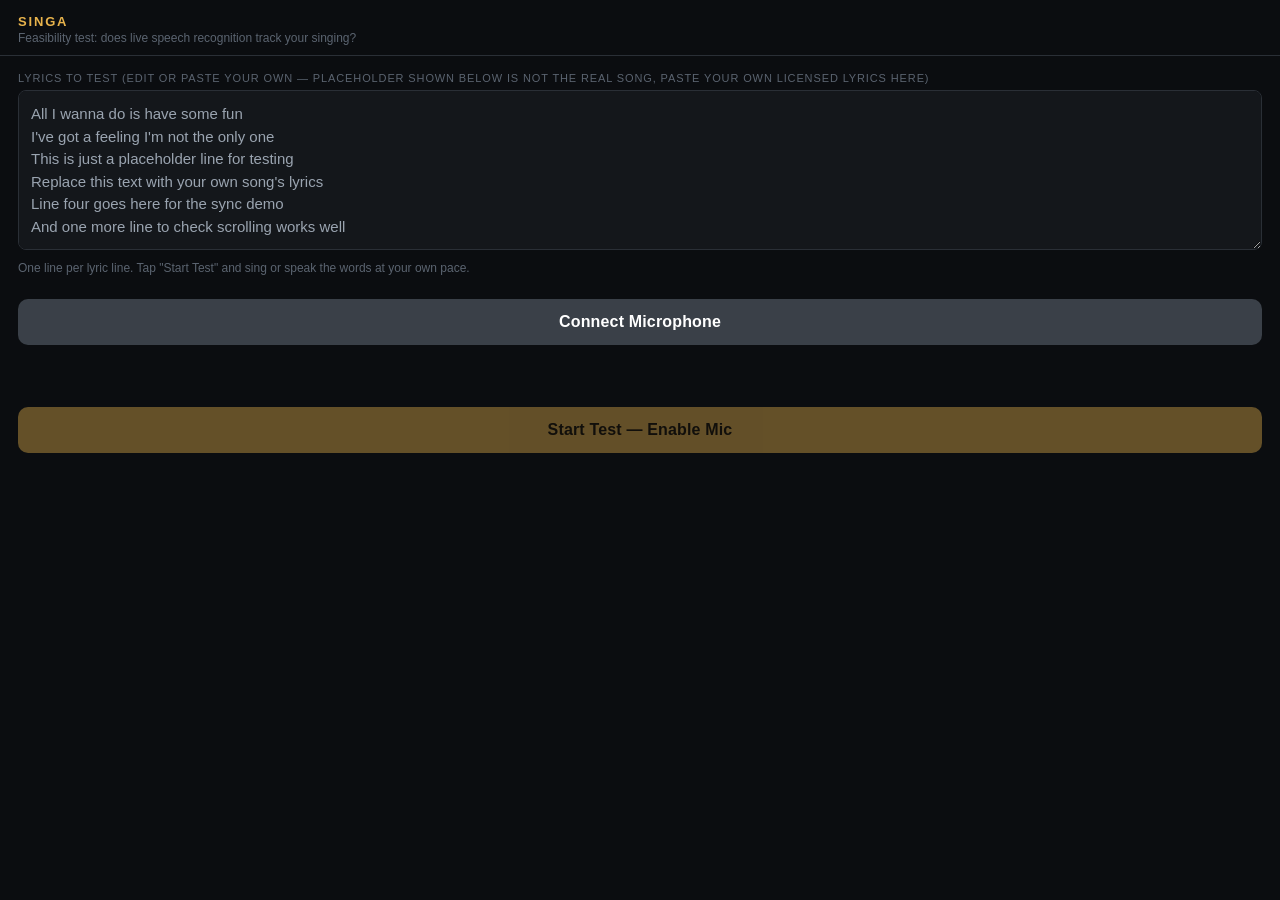
<file: index.html>
<!DOCTYPE html>
<html lang="en">
<head>
<meta charset="UTF-8">
<meta name="viewport" content="width=device-width, initial-scale=1.0, maximum-scale=1.0, user-scalable=no">
<title>Singa — Listening Test</title>
<style>
  :root {
    --bg: #0b0d10;
    --panel: #14171b;
    --line: #2a2f36;
    --text-dim: #5b6470;
    --text-upcoming: #9aa4b0;
    --text-current: #ffffff;
    --sung: #4dd88a;
    --accent: #e8b34c;
    --accent-dim: #6b5a2e;
    --danger: #d9634c;
    --row-h: 44px;
  }
  * { box-sizing: border-box; }
  html, body {
    margin: 0; padding: 0; height: 100%;
    background: var(--bg);
    color: var(--text-upcoming);
    font-family: -apple-system, "Segoe UI", Roboto, sans-serif;
    overflow: hidden;
  }
  #app { display: flex; flex-direction: column; height: 100%; }

  header { padding: 14px 18px 10px; border-bottom: 1px solid var(--line); flex-shrink: 0; }
  .brand { font-size: 13px; letter-spacing: 0.14em; text-transform: uppercase; color: var(--accent); font-weight: 600; }
  .subtitle { font-size: 12px; color: var(--text-dim); margin-top: 2px; }

  #setup { padding: 16px 18px; overflow-y: auto; flex: 1; }
  #setup label {
    display: block; font-size: 11px; text-transform: uppercase; letter-spacing: 0.08em;
    color: var(--text-dim); margin-bottom: 6px; margin-top: 16px;
  }
  #setup label:first-of-type { margin-top: 0; }
  textarea {
    width: 100%; min-height: 160px; background: var(--panel); border: 1px solid var(--line);
    border-radius: 8px; color: var(--text-upcoming); font-size: 15px; line-height: 1.5;
    padding: 12px; font-family: inherit; resize: vertical;
  }
  textarea:focus { outline: 1px solid var(--accent); }
  .hint { font-size: 12px; color: var(--text-dim); margin-top: 6px; line-height: 1.4; }
  button.primary {
    margin-top: 22px; width: 100%; padding: 14px; border-radius: 10px; border: none;
    background: var(--accent); color: #1a1204; font-size: 16px; font-weight: 700; letter-spacing: 0.01em;
  }
  button.primary:active { opacity: 0.85; }
  button.secondary {
    margin-top: 10px; width: 100%; padding: 12px; border-radius: 10px; border: 1px solid var(--line);
    background: none; color: var(--text-upcoming); font-size: 14px; font-weight: 600;
  }

  #setup.hidden, #stage.hidden, #debug.hidden { display: none !important; }

  #stage { display: none; flex: 1; flex-direction: column; overflow: hidden; }
  #stage.active { display: flex; }

  #status-bar {
    display: flex; align-items: center; gap: 8px; padding: 10px 18px;
    border-bottom: 1px solid var(--line); flex-shrink: 0; font-size: 12px; color: var(--text-dim);
  }
  #dot { width: 8px; height: 8px; border-radius: 50%; background: var(--text-dim); flex-shrink: 0; }
  #dot.listening { background: var(--sung); box-shadow: 0 0 8px var(--sung); animation: pulse 1.4s infinite; }
  #dot.error { background: var(--danger); }
  @keyframes pulse { 0%,100% { opacity: 1; } 50% { opacity: 0.35; } }
  #status-text { flex: 1; }
  #stop-btn { background: none; border: 1px solid var(--line); color: var(--text-upcoming); border-radius: 6px; padding: 5px 10px; font-size: 12px; }

  #lyrics-viewport { flex: 1; overflow: hidden; position: relative; padding: 0 20px; }
  #lyrics-scroll { position: absolute; top: 0; left: 20px; right: 20px; transition: transform 0.3s ease; will-change: transform; }
  .line {
    height: var(--row-h); line-height: var(--row-h); font-size: 22px; color: var(--text-upcoming);
    white-space: nowrap; overflow: hidden; text-align: center;
  }
  .line.current { color: var(--text-current); }

  .word { position: relative; display: inline-block; white-space: pre; }
  .word-fill {
    position: absolute; top: 0; left: 0; color: var(--sung); white-space: pre;
    pointer-events: none; clip-path: inset(0 100% 0 0);
  }
  .word.sung-instant .word-fill { clip-path: inset(0 0 0 0); }

  #transcript-box {
    flex-shrink: 0; border-top: 1px solid var(--line); padding: 10px 18px 16px;
    font-size: 12px; color: var(--text-dim); max-height: 70px; overflow-y: auto;
  }
  #transcript-box .label { text-transform: uppercase; letter-spacing: 0.08em; font-size: 10px; color: var(--accent-dim); display: block; margin-bottom: 3px; }

  #unsupported {
    display: none; margin: 16px 18px; padding: 14px; border-radius: 8px;
    background: rgba(217, 99, 76, 0.12); border: 1px solid var(--danger); color: #f0a99b;
    font-size: 13px; line-height: 1.5;
  }

  /* --- Debug view --- */
  #debug { display: none; flex: 1; flex-direction: column; overflow: hidden; }
  #debug.active { display: flex; }
  #debug-header { padding: 12px 18px; border-bottom: 1px solid var(--line); flex-shrink: 0; }
  #debug-header h2 { margin: 0 0 6px; font-size: 15px; color: var(--text-current); }
  #debug-legend { font-size: 11px; color: var(--text-dim); }
  #debug-legend .swatch { display: inline-block; width: 10px; height: 10px; border-radius: 2px; margin-right: 4px; vertical-align: middle; }
  #debug-body { flex: 1; overflow-y: auto; padding: 12px 18px; }
  #debug audio { width: 100%; margin-bottom: 10px; }
  #waveform-wrap { position: relative; margin-bottom: 4px; }
  #waveform { width: 100%; height: 120px; display: block; border-radius: 6px; background: var(--panel); }
  #playhead { position: absolute; top: 0; bottom: 0; width: 2px; background: #fff; left: 0; pointer-events: none; }
  #event-log { margin-top: 14px; font-size: 12px; }
  #event-log table { width: 100%; border-collapse: collapse; }
  #event-log th, #event-log td { text-align: left; padding: 4px 6px; border-bottom: 1px solid var(--line); }
  #event-log th { color: var(--text-dim); font-weight: 600; text-transform: uppercase; font-size: 10px; }
  .tag-match { color: var(--sung); }
  .tag-predict { color: var(--accent); }
  .tag-error { color: var(--danger); font-weight: 700; }
  .tag-muted { color: var(--text-dim); }
  #debug-footer { padding: 12px 18px 18px; flex-shrink: 0; }
</style>
</head>
<body>
<div id="app">
  <header>
    <div class="brand">Singa</div>
    <div class="subtitle">Feasibility test: does live speech recognition track your singing?</div>
  </header>

  <div id="setup">
    <div id="unsupported">Your browser doesn't expose the Web Speech API (SpeechRecognition). On Android, open this page in <strong>Chrome</strong> — other browsers usually don't support it.</div>

    <label for="lyrics-input">Lyrics to test (edit or paste your own — placeholder shown below is NOT the real song, paste your own licensed lyrics here)</label>
    <textarea id="lyrics-input">All I wanna do is have some fun
I've got a feeling I'm not the only one
This is just a placeholder line for testing
Replace this text with your own song's lyrics
Line four goes here for the sync demo
And one more line to check scrolling works well</textarea>
    <div class="hint">One line per lyric line. Tap "Start Test" and sing or speak the words at your own pace.</div>

    <button class="primary" id="connect-mic-btn" style="background:#3a4048; color:#fff;">Connect Microphone</button>
    <div id="mic-status" class="hint" style="min-height:34px;"></div>

    <button class="primary" id="start-btn" disabled style="opacity:0.4;">Start Test — Enable Mic</button>
  </div>

  <div id="stage">
    <div id="status-bar">
      <div id="dot"></div>
      <div id="status-text">Idle</div>
      <button id="stop-btn">Stop &amp; Analyze</button>
    </div>
    <div id="lyrics-viewport">
      <div id="lyrics-scroll"></div>
    </div>
    <div id="transcript-box">
      <span class="label">Heard</span>
      <span id="transcript-text">—</span>
    </div>
  </div>

  <div id="debug">
    <div id="debug-header">
      <h2>Recognition vs. Audio Timeline</h2>
      <div id="debug-legend">
        <span class="swatch" style="background:#4dd88a;"></span>Confirmed match
        &nbsp;&nbsp;
        <span class="swatch" style="background:#e8b34c;"></span>Predicted-word sweep started
      </div>
    </div>
    <div id="debug-body">
      <audio id="debug-audio" controls></audio>
      <div id="waveform-wrap">
        <canvas id="waveform" width="800" height="120"></canvas>
        <div id="playhead"></div>
      </div>
      <div class="hint">Play the recording and watch the white playhead cross the colored marks. A green mark should land right where you actually finished saying that word; an orange mark shows where the (predicted) next word started animating.</div>
      <div id="event-log">
        <table>
          <thead><tr><th>Time</th><th>Event</th><th>Word</th><th>Index</th></tr></thead>
          <tbody id="event-log-body"></tbody>
        </table>
      </div>
    </div>
    <div id="debug-footer">
      <button class="primary" id="back-to-setup-btn">Back to Setup</button>
    </div>
  </div>
</div>

<script>
(function() {
  const ROW_HEIGHT = 44; // must match --row-h in CSS
  const DEFAULT_WORD_MS = 420; // initial guess before we've learned the real tempo

  const setupEl = document.getElementById('setup');
  const stageEl = document.getElementById('stage');
  const debugEl = document.getElementById('debug');
  const startBtn = document.getElementById('start-btn');
  const connectMicBtn = document.getElementById('connect-mic-btn');
  const micStatus = document.getElementById('mic-status');
  const stopBtn = document.getElementById('stop-btn');
  const backToSetupBtn = document.getElementById('back-to-setup-btn');
  let micStream = null;
  const lyricsInput = document.getElementById('lyrics-input');
  const lyricsScroll = document.getElementById('lyrics-scroll');
  const statusText = document.getElementById('status-text');
  const statusDot = document.getElementById('dot');
  const transcriptText = document.getElementById('transcript-text');
  const unsupportedBox = document.getElementById('unsupported');

  const debugAudio = document.getElementById('debug-audio');
  const waveformCanvas = document.getElementById('waveform');
  const playheadEl = document.getElementById('playhead');
  const eventLogBody = document.getElementById('event-log-body');

  const SpeechRecognition = window.SpeechRecognition || window.webkitSpeechRecognition;
  if (!SpeechRecognition) {
    unsupportedBox.style.display = 'block';
    startBtn.disabled = true;
    startBtn.style.opacity = 0.5;
  }

  connectMicBtn.addEventListener('click', async () => {
    micStatus.textContent = 'Requesting mic access…';
    micStatus.style.color = '';
    if (!window.isSecureContext) {
      micStatus.textContent = 'This page is not running on HTTPS (or localhost), so Chrome blocks microphone access entirely for it. This file needs to be hosted, not opened directly.';
      micStatus.style.color = '#f0a99b';
      return;
    }
    if (!navigator.mediaDevices || !navigator.mediaDevices.getUserMedia) {
      micStatus.textContent = 'This browser doesn\'t expose microphone access at all on this page. Try opening it in Chrome specifically.';
      micStatus.style.color = '#f0a99b';
      return;
    }
    try {
      micStream = await navigator.mediaDevices.getUserMedia({ audio: true });
      micStatus.textContent = 'Microphone connected. You can start the test.';
      micStatus.style.color = '#4dd88a';
      connectMicBtn.textContent = 'Microphone Connected ✓';
      connectMicBtn.style.background = '#25402f';
      startBtn.disabled = false;
      startBtn.style.opacity = 1;
    } catch (err) {
      if (err.name === 'NotAllowedError' || err.name === 'PermissionDeniedError') {
        micStatus.textContent = 'Permission denied. Check Chrome menu (⋮) → Settings → Site settings → Microphone.';
      } else if (err.name === 'NotFoundError') {
        micStatus.textContent = 'No microphone was found on this device.';
      } else {
        micStatus.textContent = 'Mic error: ' + err.name + ' — ' + err.message;
      }
      micStatus.style.color = '#f0a99b';
    }
  });

  let recognition = null;
  let lineEls = [];
  let wordTokens = [];      // flat list: {lineIdx, norm, el}
  let searchCursor = 0;     // next wordTokens index to search a match from
  let litThroughIndex = -1; // all indices <= this are confirmed + instantly lit
  let shouldBeListening = false;
  let isRTL = false;

  // --- Tempo-driven single-word sweep state ---
  let currentAnimIndex = null;
  let animStartTime = null;
  let estWordDurationMs = DEFAULT_WORD_MS;
  let lastMatchTime = null;
  let lastMatchedIndex = -1;

  // --- Debug recording state ---
  let mediaRecorder = null;
  let recordedChunks = [];
  let recordStartTime = null;
  let debugEvents = []; // {t (ms since recordStartTime), type: 'match'|'predict', index, word}

  function normalize(w) {
    return w.toLowerCase().replace(/[^a-z0-9'\u0590-\u05FF\u0600-\u06FF]/g, '');
  }

  function buildLyrics(raw) {
    lyricsScroll.innerHTML = '';
    lineEls = [];
    wordTokens = [];
    searchCursor = 0;
    litThroughIndex = -1;
    currentAnimIndex = null;
    animStartTime = null;
    estWordDurationMs = DEFAULT_WORD_MS;
    lastMatchTime = null;
    lastMatchedIndex = -1;
    debugEvents = [];

    isRTL = /[\u0590-\u05FF\u0600-\u06FF]/.test(raw);

    const lines = raw.split('\n').map(l => l.trim()).filter(l => l.length > 0);
    lines.forEach((lineText, lineIdx) => {
      const lineDiv = document.createElement('div');
      lineDiv.className = 'line';
      if (isRTL) lineDiv.dir = 'rtl';
      const words = lineText.split(/\s+/);
      words.forEach((w, wordIdx) => {
        const displayText = w + (wordIdx < words.length - 1 ? ' ' : '');
        const wrap = document.createElement('span');
        wrap.className = 'word';
        const base = document.createElement('span');
        base.className = 'word-base';
        base.textContent = displayText;
        const fill = document.createElement('span');
        fill.className = 'word-fill';
        fill.textContent = displayText;
        wrap.appendChild(base);
        wrap.appendChild(fill);
        lineDiv.appendChild(wrap);
        wordTokens.push({ lineIdx, norm: normalize(w), raw: w, el: wrap });
      });
      lyricsScroll.appendChild(lineDiv);
      lineEls.push(lineDiv);
    });

    setCurrentLine(0);
  }

  function setCurrentLine(lineIdx) {
    lineEls.forEach((el, i) => el.classList.toggle('current', i === lineIdx));
    const offset = -(lineIdx - 1) * ROW_HEIGHT;
    lyricsScroll.style.transform = `translateY(${offset}px)`;
  }

  function finalizeWordInstantly(idx) {
    const fillEl = wordTokens[idx].el.querySelector('.word-fill');
    fillEl.style.transition = '';
    fillEl.style.clipPath = '';
    wordTokens[idx].el.classList.add('sung-instant');
  }

  function consumeSpokenWord(spokenNorm) {
    if (!spokenNorm) return;
    const LOOKAHEAD = 4;
    for (let i = searchCursor; i < Math.min(searchCursor + LOOKAHEAD, wordTokens.length); i++) {
      const tok = wordTokens[i];
      if (tok.norm === spokenNorm || tok.norm.startsWith(spokenNorm) || spokenNorm.startsWith(tok.norm)) {
        const now = performance.now();
        const tRel = recordStartTime !== null ? (now - recordStartTime) : now;

        if (lastMatchTime !== null) {
          const wordsAdvanced = Math.max(1, i - lastMatchedIndex);
          const intervalMs = now - lastMatchTime;
          if (intervalMs > 50 && intervalMs < 4000) {
            const perWordMs = intervalMs / wordsAdvanced;
            estWordDurationMs = estWordDurationMs * 0.6 + perWordMs * 0.4;
          }
        }
        lastMatchTime = now;
        lastMatchedIndex = i;

        for (let j = litThroughIndex + 1; j <= i; j++) {
          finalizeWordInstantly(j);
        }
        litThroughIndex = i;

        debugEvents.push({ t: tRel, type: 'match', index: i, word: tok.raw });

        const nextIdx = i + 1;
        if (nextIdx < wordTokens.length) {
          currentAnimIndex = nextIdx;
          animStartTime = now;
          debugEvents.push({ t: tRel, type: 'predict', index: nextIdx, word: wordTokens[nextIdx].raw });
        } else {
          currentAnimIndex = null;
        }

        setCurrentLine(tok.lineIdx);
        searchCursor = i + 1;
        return;
      }
    }
  }

  function handleTranscript(text) {
    transcriptText.textContent = text || '—';
    const words = text.split(/\s+/).map(normalize).filter(Boolean);
    words.forEach(consumeSpokenWord);
  }

  function animFrame() {
    if (currentAnimIndex !== null && currentAnimIndex < wordTokens.length) {
      const elapsed = performance.now() - animStartTime;
      const fraction = Math.min(0.96, elapsed / estWordDurationMs);
      const fillEl = wordTokens[currentAnimIndex].el.querySelector('.word-fill');
      fillEl.style.transition = 'none';
      if (isRTL) {
        fillEl.style.clipPath = `inset(0 0 0 ${(1 - fraction) * 100}%)`;
      } else {
        fillEl.style.clipPath = `inset(0 ${(1 - fraction) * 100}% 0 0)`;
      }
    }
    requestAnimationFrame(animFrame);
  }
  requestAnimationFrame(animFrame);

  function startRecognition() {
    recognition = new SpeechRecognition();
    recognition.continuous = true;
    recognition.interimResults = true;
    recognition.lang = 'en-US';

    recognition.onresult = (event) => {
      let combinedChunk = '';
      for (let i = event.resultIndex; i < event.results.length; i++) {
        combinedChunk += event.results[i][0].transcript + ' ';
      }
      const now = performance.now();
      const tRel = recordStartTime !== null ? (now - recordStartTime) : now;
      debugEvents.push({ t: tRel, type: 'heard', word: combinedChunk.trim() || '(empty)' });
      if (combinedChunk) handleTranscript(combinedChunk);
    };

    recognition.onerror = (e) => {
      statusDot.className = 'error';
      statusText.textContent = 'Mic error: ' + e.error;
      const now = performance.now();
      const tRel = recordStartTime !== null ? (now - recordStartTime) : now;
      debugEvents.push({ t: tRel, type: 'error', word: e.error });
    };

    recognition.onend = () => {
      const now = performance.now();
      const tRel = recordStartTime !== null ? (now - recordStartTime) : now;
      debugEvents.push({ t: tRel, type: 'engine-end', word: '' });
      if (shouldBeListening) {
        setTimeout(() => { if (shouldBeListening) recognition.start(); }, 250);
      } else {
        statusDot.className = '';
        statusText.textContent = 'Stopped';
      }
    };

    recognition.onstart = () => {
      statusDot.className = 'listening';
      statusText.textContent = 'Listening…';
      const now = performance.now();
      const tRel = recordStartTime !== null ? (now - recordStartTime) : now;
      debugEvents.push({ t: tRel, type: 'engine-start', word: '' });
    };

    recognition.onnomatch = () => {
      const now = performance.now();
      const tRel = recordStartTime !== null ? (now - recordStartTime) : now;
      debugEvents.push({ t: tRel, type: 'no-match', word: '' });
    };

    recognition.onspeechstart = () => {
      const now = performance.now();
      const tRel = recordStartTime !== null ? (now - recordStartTime) : now;
      debugEvents.push({ t: tRel, type: 'speech-detected', word: '' });
    };

    recognition.onaudiostart = () => {
      const now = performance.now();
      const tRel = recordStartTime !== null ? (now - recordStartTime) : now;
      debugEvents.push({ t: tRel, type: 'audio-start', word: '' });
    };

    shouldBeListening = true;
    recognition.start();
  }

  function startRecording() {
    recordedChunks = [];
    try {
      mediaRecorder = new MediaRecorder(micStream);
    } catch (e) {
      mediaRecorder = null;
      return;
    }
    mediaRecorder.ondataavailable = (e) => {
      if (e.data && e.data.size > 0) recordedChunks.push(e.data);
    };
    mediaRecorder.start();
    recordStartTime = performance.now();
  }

  function stopRecordingAndShowDebug() {
    if (!mediaRecorder) {
      showDebugView(null);
      return;
    }
    mediaRecorder.onstop = async () => {
      const blob = new Blob(recordedChunks, { type: mediaRecorder.mimeType || 'audio/webm' });
      showDebugView(blob);
    };
    mediaRecorder.stop();
  }

  async function showDebugView(blob) {
    stageEl.classList.remove('active');
    debugEl.classList.add('active');

    eventLogBody.innerHTML = '';
    const LABELS = {
      'match': ['Confirmed', 'tag-match'],
      'predict': ['Predict start', 'tag-predict'],
      'heard': ['Raw recognition result', ''],
      'error': ['ENGINE ERROR', 'tag-error'],
      'engine-start': ['Recognizer started', 'tag-muted'],
      'engine-end': ['Recognizer ended', 'tag-muted'],
      'no-match': ['No match', 'tag-error'],
      'speech-detected': ['Speech detected (raw audio)', 'tag-muted'],
      'audio-start': ['Audio capture started', 'tag-muted']
    };
    debugEvents
      .slice()
      .sort((a,b) => a.t - b.t)
      .forEach(ev => {
        const [label, cls] = LABELS[ev.type] || [ev.type, ''];
        const tr = document.createElement('tr');
        tr.innerHTML = `<td>${(ev.t/1000).toFixed(2)}s</td><td class="${cls}">${label}</td><td>${ev.word || ''}</td><td>${ev.index ?? ''}</td>`;
        eventLogBody.appendChild(tr);
      });
    if (debugEvents.length === 0) {
      const tr = document.createElement('tr');
      tr.innerHTML = `<td colspan="4" style="color:#f0a99b;">No events of any kind were logged — the recognizer never called onstart, onresult, or onerror. This points to the recognition engine never actually initializing, not just failing to match words.</td>`;
      eventLogBody.appendChild(tr);
    }

    if (!blob) {
      const ctx = waveformCanvas.getContext('2d');
      ctx.fillStyle = '#14171b';
      ctx.fillRect(0, 0, waveformCanvas.width, waveformCanvas.height);
      ctx.fillStyle = '#9aa4b0';
      ctx.font = '13px sans-serif';
      ctx.fillText('Recording unavailable on this browser.', 12, 60);
      return;
    }

    const url = URL.createObjectURL(blob);
    debugAudio.src = url;

    try {
      const audioCtx = new (window.AudioContext || window.webkitAudioContext)();
      const arrayBuffer = await blob.arrayBuffer();
      const audioBuffer = await audioCtx.decodeAudioData(arrayBuffer);
      const channelData = audioBuffer.getChannelData(0);
      const durationSec = audioBuffer.duration;
      drawWaveform(channelData, durationSec);

      debugAudio.addEventListener('timeupdate', () => {
        const frac = debugAudio.currentTime / durationSec;
        playheadEl.style.left = (frac * waveformCanvas.getBoundingClientRect().width) + 'px';
      });
    } catch (e) {
      const ctx = waveformCanvas.getContext('2d');
      ctx.fillStyle = '#14171b';
      ctx.fillRect(0, 0, waveformCanvas.width, waveformCanvas.height);
      ctx.fillStyle = '#f0a99b';
      ctx.font = '13px sans-serif';
      ctx.fillText('Could not decode audio for waveform (playback still works below).', 12, 60);
    }
  }

  function drawWaveform(channelData, durationSec) {
    const canvas = waveformCanvas;
    const w = canvas.width, h = canvas.height;
    const ctx = canvas.getContext('2d');
    ctx.fillStyle = '#14171b';
    ctx.fillRect(0, 0, w, h);

    ctx.strokeStyle = '#5b6470';
    ctx.beginPath();
    const step = Math.max(1, Math.floor(channelData.length / w));
    const amp = h / 2;
    for (let x = 0; x < w; x++) {
      let min = 1.0, max = -1.0;
      const start = x * step;
      for (let j = 0; j < step; j++) {
        const idx = start + j;
        if (idx < channelData.length) {
          const v = channelData[idx];
          if (v < min) min = v;
          if (v > max) max = v;
        }
      }
      ctx.moveTo(x, (1 + min) * amp);
      ctx.lineTo(x, (1 + max) * amp);
    }
    ctx.stroke();

    debugEvents.forEach(ev => {
      const x = (ev.t / 1000 / durationSec) * w;
      ctx.strokeStyle = ev.type === 'match' ? '#4dd88a' : '#e8b34c';
      ctx.lineWidth = 1.5;
      ctx.beginPath();
      ctx.moveTo(x, 0);
      ctx.lineTo(x, h);
      ctx.stroke();
    });
  }

  startBtn.addEventListener('click', () => {
    buildLyrics(lyricsInput.value);
    setupEl.classList.add('hidden');
    stageEl.classList.add('active');
    startRecognition();
    startRecording();
  });

  stopBtn.addEventListener('click', () => {
    shouldBeListening = false;
    if (recognition) recognition.stop();
    stopRecordingAndShowDebug();
  });

  backToSetupBtn.addEventListener('click', () => {
    debugEl.classList.remove('active');
    setupEl.classList.remove('hidden');
  });
})();
</script>
</body>
</html>
</file>
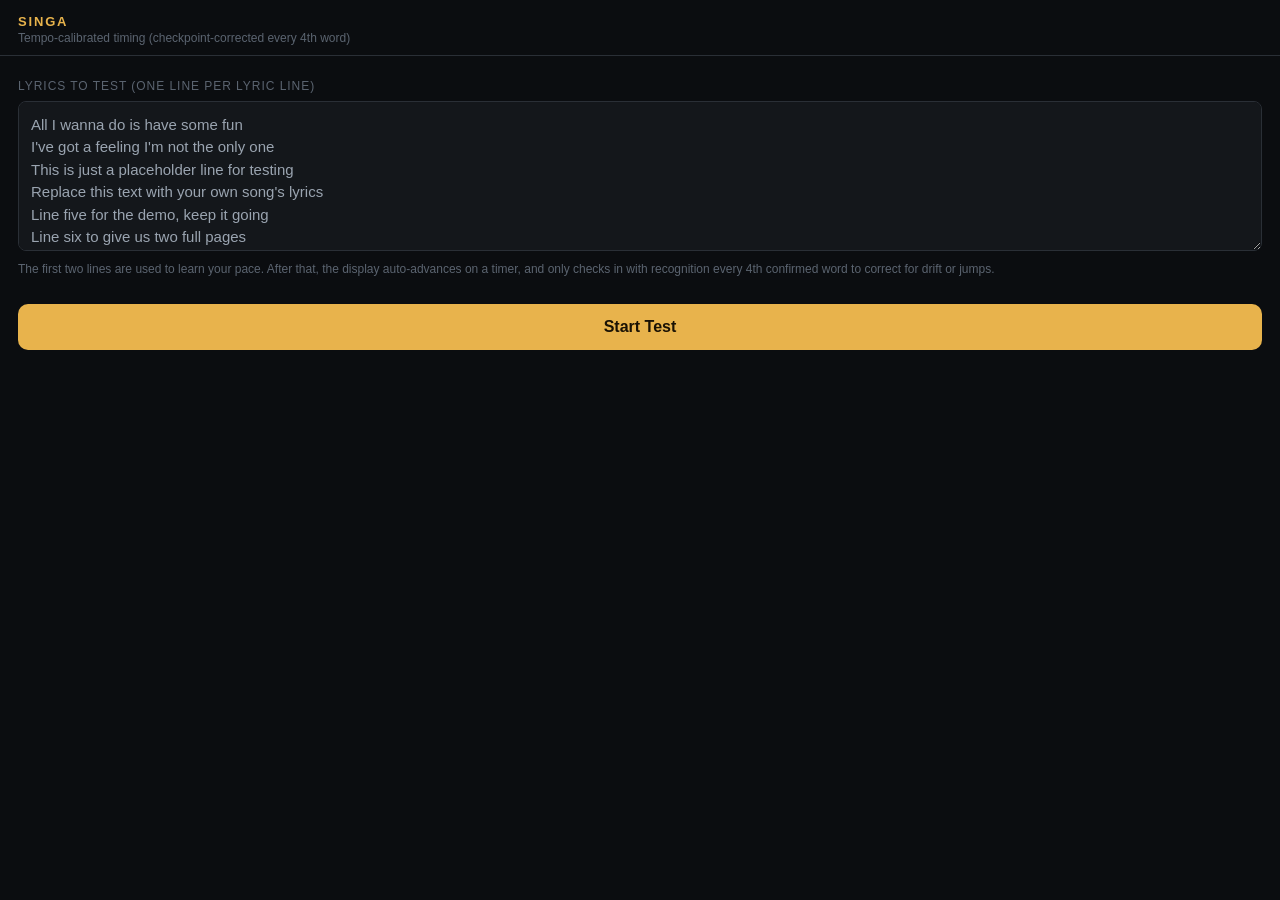
<file: compare-test.html>
<!DOCTYPE html>
<html lang="en">
<head>
<meta charset="UTF-8">
<meta name="viewport" content="width=device-width, initial-scale=1.0, maximum-scale=1.0, user-scalable=no">
<title>Singa — Page Turn vs. Line Scroll</title>
<style>
  :root {
    --bg: #0b0d10; --panel: #14171b; --line: #2a2f36;
    --text-dim: #5b6470; --text-upcoming: #9aa4b0; --text-current: #ffffff;
    --sung: #4dd88a; --accent: #e8b34c; --danger: #d9634c; --row-h: 40px;
  }
  * { box-sizing: border-box; }
  html, body { margin:0; padding:0; min-height:100%; background:var(--bg); color:var(--text-upcoming);
    font-family:-apple-system,"Segoe UI",Roboto,sans-serif; }
  header { padding:14px 18px 10px; border-bottom:1px solid var(--line); }
  .brand { font-size:13px; letter-spacing:.14em; text-transform:uppercase; color:var(--accent); font-weight:600; }
  .subtitle { font-size:12px; color:var(--text-dim); margin-top:2px; }

  #setup { padding:16px 18px; }
  .hint { font-size:12px; color:var(--text-dim); margin-top:6px; line-height:1.4; }
  textarea {
    width:100%; min-height:150px; background:var(--panel); border:1px solid var(--line);
    border-radius:8px; color:var(--text-upcoming); font-size:15px; line-height:1.5;
    padding:12px; font-family:inherit; resize:vertical;
  }
  button.primary {
    margin-top:14px; width:100%; padding:14px; border-radius:10px; border:none;
    background:var(--accent); color:#1a1204; font-size:16px; font-weight:700;
  }
  button.primary:active { opacity:.85; }
  #setup.hidden, #stage.hidden { display:none !important; }

  #stage { display:none; flex-direction:column; }
  #stage.active { display:flex; }
  #status-bar {
    display:flex; align-items:center; gap:8px; padding:10px 18px; border-bottom:1px solid var(--line);
    font-size:12px; color:var(--text-dim); flex-wrap:wrap;
  }
  #dot { width:8px; height:8px; border-radius:50%; background:var(--text-dim); flex-shrink:0; }
  #dot.listening { background:var(--sung); box-shadow:0 0 8px var(--sung); animation:pulse 1.4s infinite; }
  @keyframes pulse { 0%,100%{opacity:1;} 50%{opacity:.35;} }
  #status-text { flex:1; min-width:120px; }
  #tempo-readout { font-family: monospace; color: var(--accent); }
  #stop-btn { background:none; border:1px solid var(--line); color:var(--text-upcoming); border-radius:6px; padding:5px 10px; font-size:12px; }
  #transcript-box { padding:8px 18px; font-size:11px; color:var(--text-dim); border-bottom:1px solid var(--line); }
  #debug-log-wrap { border-bottom:1px solid var(--line); }
  #debug-log {
    max-height:110px; overflow-y:auto; padding:4px 18px 8px; font-size:11px;
    font-family: monospace; line-height:1.6; color:var(--text-dim);
  }
  #debug-log .ok { color: var(--sung); }
  #debug-log .miss { color: var(--danger); }
  #debug-log .info { color: var(--accent); }

  #panels { display:flex; flex-wrap:wrap; gap:1px; background:var(--line); }
  .panel { flex:1 1 320px; background:var(--bg); min-width:280px; display:flex; flex-direction:column; }
  .panel-header { padding:10px 16px; border-bottom:1px solid var(--line); }
  .panel-title { font-size:12px; font-weight:700; color:var(--accent); text-transform:uppercase; letter-spacing:.06em; }
  .panel-note { font-size:11px; color:var(--text-dim); margin-top:2px; line-height:1.4; }
  .panel-body { padding:18px; }

  #panelA-lines .a-line {
    font-size:20px; line-height:1.6; color:var(--text-upcoming); text-align:center; padding:2px 0;
  }

  /* Option B: 6-row window, current line pinned to the 2nd row */
  #panelB-viewport { height: calc(var(--row-h) * 6); overflow:hidden; position:relative; }
  #panelB-scroll { position:absolute; top:0; left:0; right:0; }
  .b-line {
    height:var(--row-h); line-height:var(--row-h); font-size:18px; color:var(--text-upcoming);
    text-align:center; white-space:nowrap; overflow:hidden; transition: color .3s ease;
  }
  .b-line.current { color:var(--text-current); font-weight:600; font-size:19px; }
  .b-line.done { color: var(--sung); }
</style>
</head>
<body>
  <header>
    <div class="brand">Singa</div>
    <div class="subtitle">Tempo-calibrated timing (checkpoint-corrected every 4th word)</div>
  </header>

  <div id="setup">
    <label class="hint" style="text-transform:uppercase; letter-spacing:.08em; display:block; margin-bottom:6px;">Lyrics to test (one line per lyric line)</label>
    <textarea id="lyrics-input">All I wanna do is have some fun
I've got a feeling I'm not the only one
This is just a placeholder line for testing
Replace this text with your own song's lyrics
Line five for the demo, keep it going
Line six to give us two full pages
Line seven continues the second page
Line eight wraps up this little test</textarea>
    <p class="hint">The first two lines are used to learn your pace. After that, the display auto-advances on a timer, and only checks in with recognition every 4th confirmed word to correct for drift or jumps.</p>
    <button class="primary" id="start-btn">Start Test</button>
  </div>

  <div id="stage">
    <div id="status-bar">
      <div id="dot"></div>
      <div id="status-text">Idle</div>
      <div id="tempo-readout">calibrating…</div>
      <button id="stop-btn">Stop</button>
    </div>
    <div id="transcript-box">Heard: <span id="transcript-text">—</span></div>
    <div id="debug-log-wrap">
      <div class="hint" style="text-transform:uppercase; letter-spacing:.06em; padding:6px 18px 0;">Live debug log</div>
      <div id="debug-log"></div>
    </div>

    <div id="panels">
      <div class="panel">
        <div class="panel-header">
          <div class="panel-title">A — Page Turn Only</div>
          <div class="panel-note">No coloring. Shows 4 lines; page turns driven by the calibrated timer.</div>
        </div>
        <div class="panel-body">
          <div id="panelA-lines"></div>
        </div>
      </div>

      <div class="panel">
        <div class="panel-header">
          <div class="panel-title">B — Line-by-line Scroll</div>
          <div class="panel-note">6 lines visible; current line pinned to the 2nd row (1 past line stays visible above), driven by the calibrated timer.</div>
        </div>
        <div class="panel-body">
          <div id="panelB-viewport">
            <div id="panelB-scroll"></div>
          </div>
        </div>
      </div>
    </div>
  </div>

<script>
(function() {
  const ROW_HEIGHT = 40; // must match --row-h
  const PAGE_SIZE = 4;
  const CHECKPOINT_EVERY = 4;

  const setupEl = document.getElementById('setup');
  const stageEl = document.getElementById('stage');
  const startBtn = document.getElementById('start-btn');
  const stopBtn = document.getElementById('stop-btn');
  const statusDot = document.getElementById('dot');
  const statusText = document.getElementById('status-text');
  const tempoReadout = document.getElementById('tempo-readout');
  const transcriptText = document.getElementById('transcript-text');
  const lyricsInput = document.getElementById('lyrics-input');

  const panelALines = document.getElementById('panelA-lines');
  const panelBScroll = document.getElementById('panelB-scroll');
  const debugLogEl = document.getElementById('debug-log');

  function dlog(msg, cls) {
    const line = document.createElement('div');
    if (cls) line.className = cls;
    line.textContent = msg;
    debugLogEl.appendChild(line);
    debugLogEl.scrollTop = debugLogEl.scrollHeight;
    while (debugLogEl.children.length > 200) debugLogEl.removeChild(debugLogEl.firstChild);
  }

  const SpeechRecognition = window.SpeechRecognition || window.webkitSpeechRecognition;
  if (!SpeechRecognition) {
    statusText.textContent = 'This browser doesn\'t support Speech Recognition — try Chrome.';
  }

  let recognition = null;
  let shouldBeListening = false;
  let lines = [];
  let wordTokens = [];      // {lineIdx, norm}
  let searchCursor = 0;
  let currentLine = 0;
  let displayedPage = -1;

  // --- Calibration + timed-mode state ---
  let calibrationWordCount = 0;
  let calibrating = true;
  let calibStartTime = null;   // set on first confirmed match
  let calibStartIndex = null;  // global word index of that first match
  const MIN_CALIB_MS = 1800;   // don't trust a calibration window shorter than this — likely a burst
  let timePerWord = null;      // ms per word, learned then corrected
  let referenceWordIndex = 0;
  let referenceTime = null;
  let matchCountSinceCalib = 0;
  let rafId = null;

  function normalize(w) { return w.toLowerCase().replace(/[^a-z0-9']/g, ''); }

  let lineBounds = []; // [{start, end}] per line, for continuous scroll interpolation

  function buildLyrics(raw) {
    lines = raw.split('\n').map(l => l.trim()).filter(l => l.length > 0);
    wordTokens = [];
    lines.forEach((lineText, lineIdx) => {
      lineText.split(/\s+/).forEach(w => wordTokens.push({ lineIdx, norm: normalize(w) }));
    });
    lineBounds = lines.map((_, lineIdx) => {
      const idxs = wordTokens.reduce((acc, t, i) => { if (t.lineIdx === lineIdx) acc.push(i); return acc; }, []);
      return { start: idxs[0], end: idxs[idxs.length - 1] };
    });
    searchCursor = 0;
    currentLine = 0;
    displayedPage = -1;
    calibrationWordCount = wordTokens.filter(t => t.lineIdx <= 1).length;
    calibrating = true;
    calibStartTime = null;
    calibStartIndex = null;
    timePerWord = null;
    referenceWordIndex = 0;
    referenceTime = null;
    matchCountSinceCalib = 0;
    debugLogEl.innerHTML = '';
    tempoReadout.textContent = 'calibrating…';
    renderPanelA();
    renderPanelB(true);
  }

  function renderPanelA() {
    const page = Math.floor(currentLine / PAGE_SIZE);
    if (page === displayedPage) return;
    displayedPage = page;
    panelALines.innerHTML = '';
    const start = page * PAGE_SIZE;
    for (let i = start; i < start + PAGE_SIZE; i++) {
      const div = document.createElement('div');
      div.className = 'a-line';
      div.textContent = lines[i] || '';
      panelALines.appendChild(div);
    }
  }

  function renderPanelB(rebuildAll, continuousPos) {
    if (rebuildAll) {
      panelBScroll.innerHTML = '';
      lines.forEach((lineText, idx) => {
        const div = document.createElement('div');
        div.className = 'b-line';
        div.textContent = lineText;
        div.dataset.idx = idx;
        panelBScroll.appendChild(div);
      });
    }
    Array.from(panelBScroll.children).forEach(el => {
      const idx = parseInt(el.dataset.idx, 10);
      el.classList.toggle('done', idx < currentLine);
      el.classList.toggle('current', idx === currentLine);
    });
    // current line pinned to the 2nd row (index 1) — one past line stays visible above
    const pos = (continuousPos !== undefined) ? continuousPos : currentLine;
    panelBScroll.style.transform = `translateY(${-(pos - 1) * ROW_HEIGHT}px)`;
  }

  function continuousLinePosition(estIndexFloat) {
    const clamped = Math.max(0, Math.min(estIndexFloat, wordTokens.length - 1));
    const idx = Math.floor(clamped);
    const frac = clamped - idx;
    const tok = wordTokens[idx];
    if (!tok) return 0;
    const b = lineBounds[tok.lineIdx];
    const lineWordCount = b.end - b.start + 1;
    const posInLine = (idx - b.start + frac) / lineWordCount;
    return tok.lineIdx + posInLine;
  }

  function setCurrentLine(newLine) {
    newLine = Math.max(0, Math.min(newLine, lines.length - 1));
    if (newLine === currentLine) return;
    currentLine = newLine;
    renderPanelA();
    renderPanelB(false);
  }

  function endCalibration(atTime, atGlobalIndex, wordsCounted) {
    calibrating = false;
    const elapsed = atTime - calibStartTime;
    timePerWord = Math.min(900, Math.max(250, elapsed / wordsCounted)); // clamp to a believable singing-pace range
    referenceWordIndex = atGlobalIndex;
    referenceTime = atTime;
    matchCountSinceCalib = 0;
    tempoReadout.textContent = (60000/ (timePerWord)).toFixed(0) + ' wpm (timed mode)';
    dlog(`>>> CALIBRATION DONE: ${wordsCounted} words in ${elapsed.toFixed(0)}ms = ${timePerWord.toFixed(0)}ms/word`, 'info');
    startTimedLoop();
  }

  function checkpointCorrect(actualIdx, tActual) {
    // Predict where the timer thought we were at this same moment, before updating.
    const predictedIdx = referenceWordIndex + (tActual - referenceTime) / timePerWord;
    const diff = actualIdx - predictedIdx; // + = ahead of timer, - = behind (delay)

    // Re-estimate pace using the interval since the last checkpoint.
    const elapsedSinceRef = tActual - referenceTime;
    const wordsSinceRef = actualIdx - referenceWordIndex;
    if (wordsSinceRef > 0 && elapsedSinceRef > 200 && elapsedSinceRef < 15000) {
      const freshEstimate = elapsedSinceRef / wordsSinceRef;
      timePerWord = timePerWord * 0.5 + freshEstimate * 0.5;
    }
    referenceWordIndex = actualIdx;
    referenceTime = tActual;

    tempoReadout.textContent = (60000/timePerWord).toFixed(0) + ' wpm · correction ' + (diff>=0?'+':'') + diff.toFixed(1) + ' words';
  }

  function startTimedLoop() {
    function tick() {
      if (!calibrating && timePerWord) {
        const now = performance.now();
        const estIndex = referenceWordIndex + (now - referenceTime) / timePerWord;
        const clamped = Math.max(0, Math.min(Math.round(estIndex), wordTokens.length - 1));
        const line = wordTokens[clamped] ? wordTokens[clamped].lineIdx : currentLine;
        setCurrentLine(line);
        renderPanelB(false, continuousLinePosition(estIndex)); // smooth, word-level scroll
      }
      rafId = requestAnimationFrame(tick);
    }
    if (!rafId) rafId = requestAnimationFrame(tick);
  }

  function consumeSpokenWord(spokenNorm) {
    if (!spokenNorm) return;
    const LOOKAHEAD = 4;
    for (let i = searchCursor; i < Math.min(searchCursor + LOOKAHEAD, wordTokens.length); i++) {
      const tok = wordTokens[i];
      if (tok.norm === spokenNorm || tok.norm.startsWith(spokenNorm) || spokenNorm.startsWith(tok.norm)) {
        searchCursor = i + 1;
        const now = performance.now();
        dlog(`✓ "${spokenNorm}" matched idx ${i} (line ${tok.lineIdx}) [cursor now ${searchCursor}]`, 'ok');

        if (calibrating) {
          if (calibStartTime === null) { calibStartTime = now; calibStartIndex = i; }
          if (tok.lineIdx > currentLine) setCurrentLine(tok.lineIdx);
          const elapsedSoFar = now - calibStartTime;
          if (currentLine >= 2 && elapsedSoFar >= MIN_CALIB_MS) {
            endCalibration(now, i, i - calibStartIndex + 1);
          }
        } else {
          matchCountSinceCalib++;
          if (matchCountSinceCalib % CHECKPOINT_EVERY === 0) {
            checkpointCorrect(i, now);
          }
        }
        return;
      }
    }
    const expected = wordTokens.slice(searchCursor, searchCursor + LOOKAHEAD).map(t => t.norm).join(', ');
    dlog(`✗ "${spokenNorm}" — no match in next ${LOOKAHEAD} expected words [${expected}] (cursor stays at ${searchCursor})`, 'miss');
  }

  function handleTranscript(text) {
    transcriptText.textContent = text || '—';
    dlog(`heard: "${text.trim()}"`, 'info');
    text.split(/\s+/).map(normalize).filter(Boolean).forEach(consumeSpokenWord);
  }

  function startRecognition() {
    recognition = new SpeechRecognition();
    recognition.continuous = true;
    recognition.interimResults = true;
    recognition.lang = 'en-US';

    recognition.onresult = (event) => {
      let combined = '';
      for (let i = event.resultIndex; i < event.results.length; i++) {
        combined += event.results[i][0].transcript + ' ';
      }
      if (combined) handleTranscript(combined);
    };
    recognition.onerror = (e) => {
      statusDot.className = 'error';
      statusText.textContent = 'Mic error: ' + e.error;
      dlog(`!!! ENGINE ERROR: ${e.error}`, 'miss');
    };
    recognition.onend = () => {
      dlog(`engine ended (shouldBeListening=${shouldBeListening})`, 'info');
      if (shouldBeListening) setTimeout(() => { if (shouldBeListening) recognition.start(); }, 250);
      else { statusDot.className = ''; statusText.textContent = 'Stopped'; }
    };
    recognition.onstart = () => {
      statusDot.className = 'listening';
      statusText.textContent = 'Listening…';
      dlog('engine started', 'info');
    };

    shouldBeListening = true;
    recognition.start();
  }

  startBtn.addEventListener('click', () => {
    buildLyrics(lyricsInput.value);
    setupEl.classList.add('hidden');
    stageEl.classList.add('active');
    startRecognition();
  });

  stopBtn.addEventListener('click', () => {
    shouldBeListening = false;
    if (recognition) recognition.stop();
    if (rafId) { cancelAnimationFrame(rafId); rafId = null; }
    stageEl.classList.remove('active');
    setupEl.classList.remove('hidden');
  });
})();
</script>
</body>
</html>
</file>
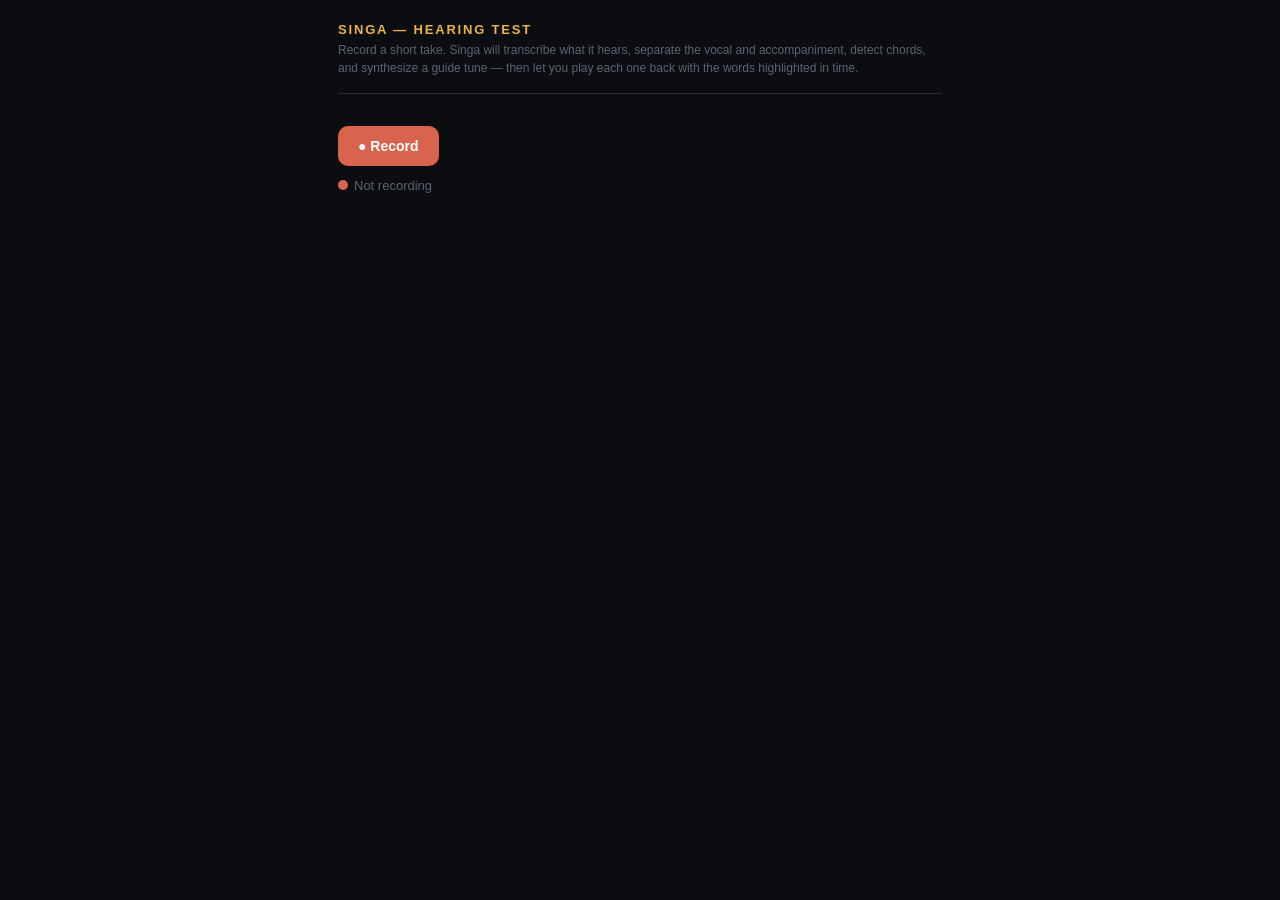
<file: hearing-test.html>
<!DOCTYPE html>
<html lang="en">
<head>
<meta charset="UTF-8">
<meta name="viewport" content="width=device-width, initial-scale=1.0, maximum-scale=1.0, user-scalable=no">
<title>Singa — Hearing Test</title>
<style>
  :root {
    --bg:#0b0d10; --panel:#14171b; --line:#2a2f36; --text-dim:#5b6470; --text-upcoming:#9aa4b0;
    --text-current:#ffffff; --sung:#4dd88a; --accent:#e8b34c; --danger:#d9634c; --row-h:40px;
  }
  * { box-sizing:border-box; }
  html, body { margin:0; padding:0; min-height:100%; background:var(--bg); color:var(--text-upcoming);
    font-family:-apple-system,"Segoe UI",Roboto,sans-serif; }
  #app { max-width:640px; margin:0 auto; padding:16px 18px 48px; }
  header { padding:6px 0 16px; border-bottom:1px solid var(--line); margin-bottom:18px; }
  .brand { font-size:13px; letter-spacing:.14em; text-transform:uppercase; color:var(--accent); font-weight:600; }
  .subtitle { font-size:12px; color:var(--text-dim); margin-top:4px; line-height:1.5; }

  .hint { font-size:12px; color:var(--text-dim); margin-top:6px; line-height:1.4; }
  .row { display:flex; flex-wrap:wrap; align-items:center; gap:0; }
  button.primary {
    margin-top:14px; padding:12px 20px; border-radius:10px; border:none;
    background:var(--accent); color:#1a1204; font-size:14px; font-weight:700; cursor:pointer;
  }
  button.secondary {
    margin-top:14px; padding:12px 20px; border-radius:10px; border:1px solid var(--line);
    background:none; color:var(--text-upcoming); font-size:14px; font-weight:600; margin-left:8px; cursor:pointer;
  }
  button.danger-solid { background:var(--danger); color:#fff; border:none; }
  button:disabled { opacity:.4; cursor:default; }

  #rec-status { font-size:13px; color:var(--text-dim); margin:12px 0; }
  .rec-dot { display:inline-block; width:10px; height:10px; border-radius:50%; background:var(--danger); margin-right:6px; }
  .rec-dot.live { animation:pulse 1s infinite; }
  @keyframes pulse { 0%,100%{opacity:1;} 50%{opacity:.3;} }
  audio.native-preview { width:100%; margin-top:10px; }

  #processing-panel { display:none; margin-top:18px; border-top:1px solid var(--line); padding-top:14px; }
  #processing-panel .stage { font-size:13px; color:var(--text-dim); padding:3px 0; }
  #processing-panel .stage.active { color:var(--accent); font-weight:600; }
  #processing-panel .stage.done { color:var(--sung); }
  #processing-panel .stage.error { color:#f0a99b; }

  #results-panel { display:none; margin-top:20px; border-top:1px solid var(--line); padding-top:18px; }
  .play-grid { display:grid; grid-template-columns:1fr 1fr; gap:10px; margin-top:6px; }
  .play-btn {
    padding:14px 10px; border-radius:10px; border:1px solid var(--line); background:var(--panel);
    color:var(--text-upcoming); font-size:14px; font-weight:700; cursor:pointer; text-align:center;
  }
  .play-btn.active { border-color:var(--accent); color:var(--accent); background:#1c1710; }
  .play-btn .sub { display:block; font-size:11px; font-weight:500; color:var(--text-dim); margin-top:3px; }
  .play-btn.active .sub { color:var(--accent); opacity:.8; }

  #chord-readout {
    text-align:center; padding:14px; font-size:32px; font-weight:800; color:var(--accent);
    border-bottom:1px solid var(--line); min-height:52px; margin-top:18px; display:none;
  }
  #guide-style-section { margin-top:18px; padding-top:14px; border-top:1px solid var(--line); }
  .style-grid {
    display:grid; grid-template-columns:1fr 1fr; gap:8px; margin-top:8px;
    max-height:280px; overflow-y:auto; padding-right:2px;
  }
  .style-btn {
    padding:10px 8px; border-radius:8px; border:1px solid var(--line); background:var(--panel);
    color:var(--text-upcoming); font-size:12px; font-weight:600; cursor:pointer; text-align:center; line-height:1.3;
  }
  .style-btn.active { border-color:var(--accent); color:var(--accent); background:#1c1710; }
  .style-btn:disabled { opacity:.4; cursor:default; }
  #lyrics-viewport { height: calc(var(--row-h) * 6); overflow:hidden; position:relative; margin-top:10px; }
  #lyrics-scroll { position:absolute; top:0; left:0; right:0; transition: transform .15s linear; }
  .p-line {
    height:var(--row-h); line-height:var(--row-h); font-size:18px; color:var(--text-upcoming);
    text-align:center; white-space:nowrap; overflow:hidden;
  }
  .lyric-word { transition: color .15s ease; }
  .lyric-word.current { color:var(--text-current); font-weight:700; }
  .lyric-word.done { color:var(--sung); }

  #heard-note { font-size:12px; color:var(--text-dim); margin-top:14px; line-height:1.5; }
</style>
</head>
<body>
<div id="app">
  <header>
    <div class="brand">Singa — Hearing Test</div>
    <div class="subtitle">Record a short take. Singa will transcribe what it hears, separate the vocal and accompaniment, detect chords, and synthesize a guide tune — then let you play each one back with the words highlighted in time.</div>
  </header>

  <div class="row">
    <button class="primary danger-solid" id="record-btn">● Record</button>
    <button class="primary" id="submit-btn" style="display:none;">Submit</button>
    <button class="secondary danger-solid" id="rerecord-btn" style="display:none;">Re-record</button>
  </div>
  <div id="rec-status"><span class="rec-dot" id="rec-dot"></span><span id="rec-status-text">Not recording</span></div>
  <audio id="record-preview" class="native-preview" controls style="display:none;"></audio>
  <div class="hint" id="record-error" style="color:#f0a99b;"></div>

  <div id="processing-panel">
    <div class="hint" style="text-transform:uppercase; letter-spacing:.06em; margin-bottom:6px;">Analyzing your recording</div>
    <div class="stage" id="stage-transcribe">Transcribing what you sang…</div>
    <div class="stage" id="stage-separate">Separating vocals from accompaniment (on this device)…</div>
    <div class="stage" id="stage-chords">Detecting chords from the accompaniment…</div>
    <div class="stage" id="stage-guide">Synthesizing a guide tune from the vocal…</div>
  </div>

  <div id="results-panel">
    <div class="hint" style="text-transform:uppercase; letter-spacing:.06em;">Play it back</div>
    <div class="play-grid">
      <button class="play-btn" id="play-track-btn">▶ Play Track<span class="sub">the full recording</span></button>
      <button class="play-btn" id="play-vocals-btn">▶ Play Vocals<span class="sub">isolated voice only</span></button>
      <button class="play-btn" id="play-chords-btn">▶ Play Chords<span class="sub">isolated accompaniment</span></button>
      <button class="play-btn" id="play-guide-btn">▶ Play Guide<span class="sub">synthesized vocal melody</span></button>
    </div>
    <div id="chord-readout">—</div>

    <div id="guide-style-section">
      <div class="hint" style="text-transform:uppercase; letter-spacing:.06em;">Guide melody arrangement</div>
      <div id="guide-style-picker" class="style-grid"></div>
      <div class="hint">Vibrato and pitch wobble are stabilized into clean held notes, then auto-corrected to the recording's own key — timing always matches your take exactly. Some arrangements are solo vocal-melody only; others add a full backing — either the real isolated accompaniment or a band synthesized from the detected chords. Pick one, then press "Play Guide" above.</div>
    </div>

    <div id="lyrics-viewport"><div id="lyrics-scroll"></div></div>
    <div id="heard-note">"Lyrics" above are Singa's own speech-to-text transcript of your recording — this test is specifically about what Singa heard, not lyrics you typed. Chord labels are a basic major/minor guess from the isolated accompaniment track and can be wrong, especially on inversions, 7ths or fast changes.</div>
    <button class="secondary" id="record-again-btn">Record Again</button>
  </div>
</div>

<script>
(function() {
  const ROW_HEIGHT = 40;
  const PITCH_SAMPLE_RATE = 16000;
  const PITCH_CLASS_NAMES = ['C','C#','D','D#','E','F','F#','G','G#','A','A#','B'];
  const MAJOR_SCALE_STEPS = [0,2,4,5,7,9,11];
  const MINOR_SCALE_STEPS = [0,2,3,5,7,8,10];
  const KK_MAJOR = [6.35,2.23,3.48,2.33,4.38,4.09,2.52,5.19,2.39,3.66,2.29,2.88];
  const KK_MINOR = [6.33,2.68,3.52,5.38,2.60,3.53,2.54,4.75,3.98,2.69,3.34,3.17];

  // ---------- Recording ----------
  const recordBtn = document.getElementById('record-btn');
  const submitBtn = document.getElementById('submit-btn');
  const rerecordBtn = document.getElementById('rerecord-btn');
  const recDot = document.getElementById('rec-dot');
  const recStatusText = document.getElementById('rec-status-text');
  const recPreview = document.getElementById('record-preview');
  const recError = document.getElementById('record-error');
  const processingPanel = document.getElementById('processing-panel');
  const resultsPanel = document.getElementById('results-panel');

  let mediaRecorder = null, recordedChunks = [], micStream = null;
  let pendingAction = null; // 'submit' | 'discard'
  let audioBlob = null;

  recordBtn.addEventListener('click', async () => {
    recError.textContent = '';
    resultsPanel.style.display = 'none';
    processingPanel.style.display = 'none';
    recPreview.style.display = 'none';
    try {
      micStream = await navigator.mediaDevices.getUserMedia({ audio: true });
    } catch (err) {
      recError.textContent = 'Mic error: ' + err.name + ' — ' + err.message;
      return;
    }
    recordedChunks = [];
    pendingAction = null;
    mediaRecorder = new MediaRecorder(micStream);
    mediaRecorder.ondataavailable = e => { if (e.data.size > 0) recordedChunks.push(e.data); };
    mediaRecorder.onstop = async () => {
      micStream.getTracks().forEach(t => t.stop());
      if (pendingAction === 'submit') {
        audioBlob = new Blob(recordedChunks, { type: mediaRecorder.mimeType || 'audio/webm' });
        recPreview.src = URL.createObjectURL(audioBlob);
        recPreview.style.display = 'block';
        recStatusText.textContent = 'Analyzing…';
        submitBtn.style.display = 'none';
        rerecordBtn.style.display = 'none';
        await runAnalysis(audioBlob);
      } else {
        recStatusText.textContent = 'Not recording';
      }
    };
    mediaRecorder.start();
    recDot.classList.add('live');
    recStatusText.textContent = 'Recording…';
    recordBtn.style.display = 'none';
    submitBtn.style.display = 'inline-block';
    rerecordBtn.style.display = 'inline-block';
  });

  submitBtn.addEventListener('click', () => {
    pendingAction = 'submit';
    if (mediaRecorder && mediaRecorder.state !== 'inactive') mediaRecorder.stop();
    recDot.classList.remove('live');
  });

  rerecordBtn.addEventListener('click', () => {
    pendingAction = 'discard';
    if (mediaRecorder && mediaRecorder.state !== 'inactive') mediaRecorder.stop();
    recDot.classList.remove('live');
    recordBtn.style.display = 'inline-block';
    submitBtn.style.display = 'none';
    rerecordBtn.style.display = 'none';
  });

  document.getElementById('record-again-btn').addEventListener('click', () => {
    stopPlayback();
    resultsPanel.style.display = 'none';
    processingPanel.style.display = 'none';
    recPreview.style.display = 'none';
    recStatusText.textContent = 'Not recording';
    recordBtn.style.display = 'inline-block';
    submitBtn.style.display = 'none';
    rerecordBtn.style.display = 'none';
  });

  function setStage(id, state, text) {
    const el = document.getElementById(id);
    el.className = 'stage' + (state ? ' ' + state : '');
    if (text) el.textContent = text;
  }

  // ---------- Shared audio decode/resample helpers ----------
  async function decodeToFloat32Mono16k(blob) {
    const arrayBuffer = await blob.arrayBuffer();
    const audioCtx = new (window.AudioContext || window.webkitAudioContext)();
    const audioBuffer = await audioCtx.decodeAudioData(arrayBuffer);
    const targetRate = 16000;
    const offlineCtx = new OfflineAudioContext(1, Math.ceil(audioBuffer.duration * targetRate), targetRate);
    const source = offlineCtx.createBufferSource();
    source.buffer = audioBuffer;
    source.connect(offlineCtx.destination);
    source.start();
    const rendered = await offlineCtx.startRendering();
    return { pcm: rendered.getChannelData(0), durationSec: audioBuffer.duration };
  }

  async function decodeToStereo44k(blob) {
    const arrayBuffer = await blob.arrayBuffer();
    const audioCtx = new (window.AudioContext || window.webkitAudioContext)();
    const audioBuffer = await audioCtx.decodeAudioData(arrayBuffer);
    const targetRate = 44100;
    const offlineCtx = new OfflineAudioContext(2, Math.ceil(audioBuffer.duration * targetRate), targetRate);
    const source = offlineCtx.createBufferSource();
    source.buffer = audioBuffer;
    source.connect(offlineCtx.destination);
    source.start();
    const rendered = await offlineCtx.startRendering();
    const left = rendered.getChannelData(0);
    const right = rendered.numberOfChannels > 1 ? rendered.getChannelData(1) : rendered.getChannelData(0);
    return { left, right };
  }

  async function resampleFloat32(samples, fromRate, toRate) {
    if (fromRate === toRate) return samples;
    const audioCtx = new (window.AudioContext || window.webkitAudioContext)();
    const buffer = audioCtx.createBuffer(1, samples.length, fromRate);
    buffer.getChannelData(0).set(samples);
    const offlineCtx = new OfflineAudioContext(1, Math.ceil(samples.length * toRate / fromRate), toRate);
    const source = offlineCtx.createBufferSource();
    source.buffer = buffer;
    source.connect(offlineCtx.destination);
    source.start();
    const rendered = await offlineCtx.startRendering();
    return rendered.getChannelData(0);
  }

  function encodeWavStereo(left, right, sampleRate) {
    const numSamples = left.length;
    const blockAlign = 4;
    const dataSize = numSamples * blockAlign;
    const buffer = new ArrayBuffer(44 + dataSize);
    const view = new DataView(buffer);
    function writeStr(offset, str) { for (let i = 0; i < str.length; i++) view.setUint8(offset + i, str.charCodeAt(i)); }
    writeStr(0, 'RIFF');
    view.setUint32(4, 36 + dataSize, true);
    writeStr(8, 'WAVE');
    writeStr(12, 'fmt ');
    view.setUint32(16, 16, true);
    view.setUint16(20, 1, true);
    view.setUint16(22, 2, true);
    view.setUint32(24, sampleRate, true);
    view.setUint32(28, sampleRate * blockAlign, true);
    view.setUint16(32, blockAlign, true);
    view.setUint16(34, 16, true);
    writeStr(36, 'data');
    view.setUint32(40, dataSize, true);
    let offset = 44;
    for (let i = 0; i < numSamples; i++) {
      let l = Math.max(-1, Math.min(1, left[i] || 0));
      let r = Math.max(-1, Math.min(1, right[i] || 0));
      view.setInt16(offset, l < 0 ? l * 0x8000 : l * 0x7FFF, true); offset += 2;
      view.setInt16(offset, r < 0 ? r * 0x8000 : r * 0x7FFF, true); offset += 2;
    }
    return new Blob([buffer], { type: 'audio/wav' });
  }

  // ---------- Shared pitch tracking (for the guide tune) ----------
  // YIN algorithm (de Cheveigne & Kawahara): a cumulative mean normalized difference function is
  // far more resistant to octave errors than plain autocorrelation, because it explicitly favors
  // the smallest lag that is "periodic enough" rather than whichever lag has the single highest
  // raw correlation (which, for a voice rich in harmonics, is very often a sub-harmonic — i.e. an
  // octave too low). A minimum-periodicity gate also rejects breath/room noise as unvoiced instead
  // of confidently reporting a low, spurious pitch for it.
  function detectPitchYIN(frame, sampleRate) {
    const SIZE = frame.length;
    let rms = 0;
    for (let i = 0; i < SIZE; i++) rms += frame[i] * frame[i];
    rms = Math.sqrt(rms / SIZE);
    if (rms < 0.015) return { freq: null, energy: rms };
    const MIN_FREQ = 70, MAX_FREQ = 1000;
    const tauMin = Math.max(2, Math.floor(sampleRate / MAX_FREQ));
    const tauMax = Math.min(SIZE - 1, Math.ceil(sampleRate / MIN_FREQ));
    if (tauMax <= tauMin) return { freq: null, energy: rms };

    const d = new Float64Array(tauMax + 1);
    for (let tau = 1; tau <= tauMax; tau++) {
      let sum = 0;
      for (let i = 0; i < SIZE - tau; i++) {
        const diff = frame[i] - frame[i + tau];
        sum += diff * diff;
      }
      d[tau] = sum;
    }
    const cmnd = new Float64Array(tauMax + 1);
    cmnd[0] = 1;
    let runningSum = 0;
    for (let tau = 1; tau <= tauMax; tau++) {
      runningSum += d[tau];
      cmnd[tau] = runningSum > 0 ? (d[tau] * tau / runningSum) : 1;
    }

    const THRESH = 0.15;
    let tauEst = -1;
    for (let tau = tauMin; tau <= tauMax; tau++) {
      if (cmnd[tau] < THRESH) {
        let t = tau;
        while (t + 1 <= tauMax && cmnd[t + 1] < cmnd[t]) t++;
        tauEst = t;
        break;
      }
    }
    let bestVal;
    if (tauEst === -1) {
      // Nothing crossed the confident threshold — fall back to the overall best candidate, but
      // only if it's still fairly convincing. Otherwise this frame is noise, not a missed note.
      let minVal = Infinity, minTau = -1;
      for (let tau = tauMin; tau <= tauMax; tau++) {
        if (cmnd[tau] < minVal) { minVal = cmnd[tau]; minTau = tau; }
      }
      if (minTau === -1 || minVal > 0.35) return { freq: null, energy: rms };
      tauEst = minTau;
      bestVal = minVal;
    } else {
      bestVal = cmnd[tauEst];
    }

    // Parabolic interpolation around the chosen lag for sub-sample precision.
    let betterTau = tauEst;
    if (tauEst > tauMin && tauEst < tauMax) {
      const s0 = cmnd[tauEst - 1], s1 = cmnd[tauEst], s2 = cmnd[tauEst + 1];
      const denom = (s0 - 2 * s1 + s2);
      if (Math.abs(denom) > 1e-9) betterTau = tauEst + 0.5 * (s0 - s2) / denom;
    }
    return { freq: sampleRate / betterTau, energy: rms, confidence: 1 - bestVal };
  }

  // A sung note essentially never jumps a full octave between adjacent 32ms frames. When the
  // detector above still slips onto a harmonic/sub-harmonic for a frame or two, pull it back in
  // line with its recent neighborhood rather than letting a single bad frame (or short run)
  // register as a wild register jump in the melody.
  function octaveCorrectTrack(points) {
    const WINDOW = 9;
    let history = [];
    return points.map(p => {
      if (!p.freq) { history = []; return p; }
      let out = p;
      if (history.length >= 3) {
        const sorted = history.slice().sort((a, b) => a - b);
        const med = sorted[Math.floor(sorted.length / 2)];
        const semis = 12 * Math.log2(p.freq / med);
        const octShift = Math.round(semis / 12);
        if (octShift !== 0) {
          const candidate = p.freq / Math.pow(2, octShift);
          const residual = Math.abs(12 * Math.log2(candidate / med));
          if (residual < 3.5) out = { time: p.time, freq: candidate, amp: p.amp };
        }
      }
      history.push(out.freq);
      if (history.length > WINDOW) history.shift();
      return out;
    });
  }

  function analyzePitchTrack(samples, sampleRate) {
    const frameSize = 1024, hop = 512;
    const track = [];
    for (let start = 0; start + frameSize <= samples.length; start += hop) {
      const frame = samples.subarray(start, start + frameSize);
      const { freq, energy } = detectPitchYIN(frame, sampleRate);
      track.push({ time: start / sampleRate, freq, energy });
    }
    return octaveCorrectTrack(track);
  }

  function freqToPitchClass(freq) {
    const midi = 69 + 12 * Math.log2(freq / 440);
    return ((Math.round(midi) % 12) + 12) % 12;
  }

  // ---------- Pitch correction (auto-tune style): detect the recording's own key, then snap
  // each voiced frame's frequency to the nearest note in that key. Timing is never touched here —
  // only the pitch value at each existing timestamp — so the melody keeps the recording's own
  // key and tempo, just with the natural pitch wobble of live singing cleaned up.
  function correlate(hist, profile) {
    const meanH = hist.reduce((a,b)=>a+b,0) / 12;
    const meanP = profile.reduce((a,b)=>a+b,0) / 12;
    let num = 0, denH = 0, denP = 0;
    for (let i = 0; i < 12; i++) {
      const dh = hist[i] - meanH, dp = profile[i] - meanP;
      num += dh * dp; denH += dh * dh; denP += dp * dp;
    }
    return num / (Math.sqrt(denH * denP) + 1e-9);
  }

  function estimateKeyFromPoints(points) {
    const hist = new Array(12).fill(0);
    points.forEach(p => { if (p.freq) hist[freqToPitchClass(p.freq)] += p.amp; });
    let best = { corr: -Infinity, rootPc: 0, mode: 'major' };
    for (let rootPc = 0; rootPc < 12; rootPc++) {
      const rotated = hist.slice(rootPc).concat(hist.slice(0, rootPc));
      const cMaj = correlate(rotated, KK_MAJOR);
      const cMin = correlate(rotated, KK_MINOR);
      if (cMaj > best.corr) best = { corr: cMaj, rootPc, mode: 'major' };
      if (cMin > best.corr) best = { corr: cMin, rootPc, mode: 'minor' };
    }
    return best;
  }

  function correctFreqToScale(freq, rootPc, scaleSteps) {
    const midi = 69 + 12 * Math.log2(freq / 440);
    const midiRound = Math.round(midi);
    const pc = ((midiRound % 12) + 12) % 12;
    const allowed = scaleSteps.map(s => (rootPc + s) % 12);
    let bestPc = allowed[0], bestDist = 99;
    allowed.forEach(a => {
      const dist = Math.min(Math.abs(a - pc), 12 - Math.abs(a - pc));
      if (dist < bestDist) { bestDist = dist; bestPc = a; }
    });
    let diff = bestPc - pc;
    if (diff > 6) diff -= 12;
    if (diff < -6) diff += 12;
    const correctedMidi = midiRound + diff;
    return 440 * Math.pow(2, (correctedMidi - 69) / 12);
  }

  // ---------- Voice stabilization: natural vibrato (and general pitch wobble) is real variation
  // around a note the singer intended, not a deliberate melodic change — but per-frame pitch
  // correction alone doesn't remove it. Equal-tempered rounding happens to hold steady as long as
  // the wobble stays within about a quarter-tone of the target, but wider vibrato (very common,
  // especially on held notes) crosses into the neighboring semitone and back, so a purely
  // per-frame corrector reproduces that as an audible flicker between two exact pitches instead of
  // a single clean note. This groups frames into held "notes" with a short hold-time + local
  // majority vote (so a brief vibrato swing never registers as a new note), then replaces each
  // note's wavering pitch with one stable center frequency (the vibrato — being roughly symmetric —
  // averages out of the median). A short portamento glide between adjacent notes keeps transitions
  // musical rather than robotic/stepped: this is the "transparent" part of the correction.
  function midiFromFreq(freq) { return 69 + 12 * Math.log2(freq / 440); }

  function stabilizeNotes(points, hop) {
    const MIN_HOLD_SEC = 0.10; // a genuine note change must persist at least this long
    const VOTE_WINDOW = 2; // +/- frames used for a smoothed "candidate semitone" vote
    const minHold = Math.max(1, Math.round(MIN_HOLD_SEC / hop));

    const candidates = points.map(p => p.freq ? Math.round(midiFromFreq(p.freq)) : null);
    const voted = candidates.map((c, i) => {
      if (c === null) return null;
      const counts = new Map();
      for (let k = Math.max(0, i - VOTE_WINDOW); k <= Math.min(candidates.length - 1, i + VOTE_WINDOW); k++) {
        const v = candidates[k];
        if (v === null) continue;
        counts.set(v, (counts.get(v) || 0) + 1);
      }
      let best = c, bestCount = -1;
      counts.forEach((count, v) => { if (count > bestCount) { bestCount = count; best = v; } });
      return best;
    });

    const segments = [];
    let cur = null;
    let pendingSemitone = null, pendingCount = 0;
    voted.forEach((v, i) => {
      if (v === null) {
        if (cur) { segments.push(cur); cur = null; }
        pendingSemitone = null; pendingCount = 0;
        return;
      }
      if (!cur) {
        cur = { semitone: v, startIdx: i, endIdx: i };
        pendingSemitone = null; pendingCount = 0;
        return;
      }
      if (v === cur.semitone) {
        cur.endIdx = i;
        pendingSemitone = null; pendingCount = 0;
      } else {
        pendingCount = (v === pendingSemitone) ? pendingCount + 1 : 1;
        pendingSemitone = v;
        if (pendingCount >= minHold) {
          segments.push(cur);
          cur = { semitone: pendingSemitone, startIdx: i - pendingCount + 1, endIdx: i };
          pendingSemitone = null; pendingCount = 0;
        } else {
          cur.endIdx = i; // still the held note while we wait to confirm a real change
        }
      }
    });
    if (cur) segments.push(cur);

    return segments.map(seg => {
      const freqs = [];
      for (let i = seg.startIdx; i <= seg.endIdx; i++) if (points[i].freq) freqs.push(points[i].freq);
      freqs.sort((a, b) => a - b);
      return { startIdx: seg.startIdx, endIdx: seg.endIdx, freq: freqs.length ? freqs[Math.floor(freqs.length / 2)] : null };
    });
  }

  // ---------- Vocal pitch envelope: stabilized and pitch-corrected to the recording's own key,
  // but never re-timed — every render style below shares this exact curve, so timing is identical
  // to the recording across all of them, and pitch sits cleanly in the recording's own key with
  // vibrato/wobble stabilized out. Only the instrument timbre (and, for band arrangements, the
  // backing) changes between styles.
  function buildPitchEnvelope(pitchTrack, totalDurationSec) {
    const hop = pitchTrack.length > 1 ? (pitchTrack[1].time - pitchTrack[0].time) : 0.032;
    const ENERGY_GATE = 0.012;
    const GAP_FILL_SEC = 0.12; // bridge brief dropouts only; real pauses stay silent
    const pts = pitchTrack.map(p => ({ time: p.time, freq: (p.freq && p.energy >= ENERGY_GATE) ? p.freq : null, amp: p.energy }));

    let i = 0;
    while (i < pts.length) {
      if (pts[i].freq === null) {
        let j = i;
        while (j < pts.length && pts[j].freq === null) j++;
        const gapDur = (j - i) * hop;
        if (i > 0 && j < pts.length && gapDur <= GAP_FILL_SEC) {
          const f0 = pts[i - 1].freq, f1 = pts[j].freq;
          if (f0 && f1) {
            for (let k = i; k < j; k++) {
              const t = (k - i + 1) / (j - i + 1);
              pts[k].freq = Math.exp(Math.log(f0) * (1 - t) + Math.log(f1) * t);
            }
          }
        }
        i = j;
      } else i++;
    }

    // Light 3-frame median smoothing to remove single-frame octave jitter, without touching timing.
    const smoothed = pts.map((p, idx) => {
      if (!p.freq) return p;
      const cands = [pts[idx - 1], p, pts[idx + 1]].filter(n => n && n.freq).map(n => n.freq);
      if (cands.length < 2) return p;
      cands.sort((a, b) => a - b);
      return { time: p.time, freq: cands[Math.floor(cands.length / 2)], amp: p.amp };
    });

    // Pitch correction: detect the key from what was actually sung, then snap each STABILIZED
    // note (not each raw frame) to the nearest note in that key. Frame timestamps (and therefore
    // timing) are left exactly as-is throughout.
    const key = estimateKeyFromPoints(smoothed);
    const scaleSteps = key.mode === 'major' ? MAJOR_SCALE_STEPS : MINOR_SCALE_STEPS;
    const noteSegments = stabilizeNotes(smoothed, hop);
    noteSegments.forEach(seg => { seg.correctedFreq = seg.freq ? correctFreqToScale(seg.freq, key.rootPc, scaleSteps) : null; });

    const GLIDE_SEC = 0.045; // short portamento between adjacent notes so transitions stay musical
    const corrected = smoothed.map(p => ({ time: p.time, freq: null, amp: p.amp }));
    noteSegments.forEach((seg, segIdx) => {
      if (seg.correctedFreq == null) return;
      const prevSeg = noteSegments[segIdx - 1];
      const contiguous = prevSeg && prevSeg.correctedFreq != null && seg.startIdx === prevSeg.endIdx + 1;
      const glideFrames = contiguous ? Math.min(seg.endIdx - seg.startIdx, Math.round(GLIDE_SEC / hop)) : 0;
      for (let i = seg.startIdx; i <= seg.endIdx; i++) {
        if (contiguous && i - seg.startIdx < glideFrames) {
          const t = (i - seg.startIdx + 1) / (glideFrames + 1);
          corrected[i].freq = Math.exp(Math.log(prevSeg.correctedFreq) * (1 - t) + Math.log(seg.correctedFreq) * t);
        } else {
          corrected[i].freq = seg.correctedFreq;
        }
      }
    });

    return { points: corrected, hop, totalDurationSec, key };
  }

  function getVoicedRuns(envelope) {
    const runs = [];
    let cur = null;
    envelope.points.forEach(p => {
      if (p.freq) { if (!cur) cur = []; cur.push(p); }
      else { if (cur && cur.length > 1) runs.push(cur); cur = null; }
    });
    if (cur && cur.length > 1) runs.push(cur);
    return runs;
  }

  function scheduleCurve(param, run) { run.forEach(p => param.setValueAtTime(p.freq, p.time)); }
  function runEdges(run, hop) { return { t0: run[0].time, t1: run[run.length - 1].time + hop }; }
  function midiToFreq(midi) { return 440 * Math.pow(2, (midi - 69) / 12); }

  function makeWhiteNoiseBuffer(ctx, durationSec) {
    const len = Math.max(1, Math.ceil(durationSec * ctx.sampleRate));
    const buffer = ctx.createBuffer(1, len, ctx.sampleRate);
    const data = buffer.getChannelData(0);
    for (let k = 0; k < len; k++) data[k] = Math.random() * 2 - 1;
    return buffer;
  }

  // ---------- 10 render styles. Each shares the exact same pitch curve + timing; only the
  // synthesis/timbre differs, so you can A/B "what it sounds like" independent of "is it right". ----------
  function renderBasicOscStyle(envelope, ctx, waveType, level) {
    getVoicedRuns(envelope).forEach(run => {
      const { t0, t1 } = runEdges(run, envelope.hop);
      const osc = ctx.createOscillator();
      const gain = ctx.createGain();
      osc.type = waveType;
      scheduleCurve(osc.frequency, run);
      gain.gain.setValueAtTime(0, t0);
      gain.gain.linearRampToValueAtTime(level, t0 + 0.02);
      gain.gain.setValueAtTime(level, Math.max(t0 + 0.02, t1 - 0.03));
      gain.gain.linearRampToValueAtTime(0.0001, t1);
      osc.connect(gain).connect(ctx.destination);
      osc.start(t0); osc.stop(t1 + 0.02);
    });
  }

  function renderSineStyle(envelope, ctx) { renderBasicOscStyle(envelope, ctx, 'sine', 0.26); }

  function renderVibratoStyle(envelope, ctx) {
    getVoicedRuns(envelope).forEach(run => {
      const { t0, t1 } = runEdges(run, envelope.hop);
      const osc = ctx.createOscillator();
      const gain = ctx.createGain();
      osc.type = 'sine';
      scheduleCurve(osc.frequency, run);
      const lfo = ctx.createOscillator();
      lfo.type = 'sine';
      lfo.frequency.value = 5.5;
      const lfoGain = ctx.createGain();
      lfoGain.gain.value = 12;
      lfo.connect(lfoGain).connect(osc.detune);
      gain.gain.setValueAtTime(0, t0);
      gain.gain.linearRampToValueAtTime(0.24, t0 + 0.03);
      gain.gain.setValueAtTime(0.24, Math.max(t0 + 0.03, t1 - 0.04));
      gain.gain.linearRampToValueAtTime(0.0001, t1);
      osc.connect(gain).connect(ctx.destination);
      osc.start(t0); lfo.start(t0);
      osc.stop(t1 + 0.02); lfo.stop(t1 + 0.02);
    });
  }

  function renderFmBellStyle(envelope, ctx) {
    getVoicedRuns(envelope).forEach(run => {
      const { t0, t1 } = runEdges(run, envelope.hop);
      const carrier = ctx.createOscillator();
      carrier.type = 'sine';
      scheduleCurve(carrier.frequency, run);
      const modulator = ctx.createOscillator();
      modulator.type = 'sine';
      run.forEach(p => modulator.frequency.setValueAtTime(p.freq * 3.01, p.time));
      const modGain = ctx.createGain();
      modGain.gain.setValueAtTime(140, t0);
      modGain.gain.exponentialRampToValueAtTime(8, Math.min(t1, t0 + 0.6));
      modulator.connect(modGain).connect(carrier.detune);
      const gain = ctx.createGain();
      gain.gain.setValueAtTime(0.0001, t0);
      gain.gain.linearRampToValueAtTime(0.22, t0 + 0.015);
      gain.gain.exponentialRampToValueAtTime(0.03, Math.min(t1, t0 + 0.8));
      gain.gain.setValueAtTime(Math.max(0.03, 0.001), Math.max(t0 + 0.02, t1 - 0.03));
      gain.gain.linearRampToValueAtTime(0.0001, t1);
      carrier.connect(gain).connect(ctx.destination);
      carrier.start(t0); modulator.start(t0);
      carrier.stop(t1 + 0.02); modulator.stop(t1 + 0.02);
    });
  }

  function renderOrganStyle(envelope, ctx) {
    const partials = [ {ratio: 1, level: 0.20}, {ratio: 2, level: 0.10}, {ratio: 3, level: 0.06}, {ratio: 4, level: 0.04} ];
    getVoicedRuns(envelope).forEach(run => {
      const { t0, t1 } = runEdges(run, envelope.hop);
      const bus = ctx.createGain();
      bus.gain.setValueAtTime(0, t0);
      bus.gain.linearRampToValueAtTime(1, t0 + 0.03);
      bus.gain.setValueAtTime(1, Math.max(t0 + 0.03, t1 - 0.04));
      bus.gain.linearRampToValueAtTime(0.0001, t1);
      bus.connect(ctx.destination);
      partials.forEach(part => {
        const osc = ctx.createOscillator();
        osc.type = 'sine';
        run.forEach(p => osc.frequency.setValueAtTime(p.freq * part.ratio, p.time));
        const g = ctx.createGain();
        g.gain.value = part.level;
        osc.connect(g).connect(bus);
        osc.start(t0); osc.stop(t1 + 0.02);
      });
    });
  }

  function renderPluckStyle(envelope, ctx) {
    getVoicedRuns(envelope).forEach(run => {
      const { t0, t1 } = runEdges(run, envelope.hop);
      const osc = ctx.createOscillator();
      osc.type = 'sawtooth';
      scheduleCurve(osc.frequency, run);
      const filter = ctx.createBiquadFilter();
      filter.type = 'lowpass';
      filter.Q.value = 0.7;
      filter.frequency.setValueAtTime(4200, t0);
      filter.frequency.exponentialRampToValueAtTime(500, Math.min(t1, t0 + 0.5));
      const gain = ctx.createGain();
      gain.gain.setValueAtTime(0.28, t0);
      gain.gain.exponentialRampToValueAtTime(0.02, Math.min(t1, t0 + 0.7));
      gain.gain.setValueAtTime(0.02, Math.max(t0 + 0.02, t1 - 0.03));
      gain.gain.linearRampToValueAtTime(0.0001, t1);
      osc.connect(filter).connect(gain).connect(ctx.destination);
      osc.start(t0); osc.stop(t1 + 0.02);
    });
  }

  function renderVowelStyle(envelope, ctx) {
    const formants = [700, 1220, 2600]; // rough "ah/oo" blend
    getVoicedRuns(envelope).forEach(run => {
      const { t0, t1 } = runEdges(run, envelope.hop);
      const osc = ctx.createOscillator();
      osc.type = 'sawtooth';
      scheduleCurve(osc.frequency, run);
      const bus = ctx.createGain();
      bus.gain.setValueAtTime(0, t0);
      bus.gain.linearRampToValueAtTime(0.5, t0 + 0.03);
      bus.gain.setValueAtTime(0.5, Math.max(t0 + 0.03, t1 - 0.04));
      bus.gain.linearRampToValueAtTime(0.0001, t1);
      bus.connect(ctx.destination);
      formants.forEach(freq => {
        const bp = ctx.createBiquadFilter();
        bp.type = 'bandpass';
        bp.frequency.value = freq;
        bp.Q.value = 8;
        const g = ctx.createGain();
        g.gain.value = 0.5;
        osc.connect(bp).connect(g).connect(bus);
      });
      osc.start(t0); osc.stop(t1 + 0.02);
    });
  }

  function renderBreathyStyle(envelope, ctx) {
    getVoicedRuns(envelope).forEach(run => {
      const { t0, t1 } = runEdges(run, envelope.hop);
      const osc = ctx.createOscillator();
      osc.type = 'sine';
      scheduleCurve(osc.frequency, run);
      const toneGain = ctx.createGain();
      toneGain.gain.setValueAtTime(0, t0);
      toneGain.gain.linearRampToValueAtTime(0.2, t0 + 0.04);
      toneGain.gain.setValueAtTime(0.2, Math.max(t0 + 0.04, t1 - 0.05));
      toneGain.gain.linearRampToValueAtTime(0.0001, t1);
      osc.connect(toneGain).connect(ctx.destination);

      const noise = ctx.createBufferSource();
      noise.buffer = makeWhiteNoiseBuffer(ctx, t1 - t0 + 0.05);
      const noiseFilter = ctx.createBiquadFilter();
      noiseFilter.type = 'bandpass';
      noiseFilter.Q.value = 3;
      run.forEach(p => noiseFilter.frequency.setValueAtTime(p.freq, p.time));
      const noiseGain = ctx.createGain();
      noiseGain.gain.setValueAtTime(0, t0);
      noiseGain.gain.linearRampToValueAtTime(0.05, t0 + 0.04);
      noiseGain.gain.setValueAtTime(0.05, Math.max(t0 + 0.04, t1 - 0.05));
      noiseGain.gain.linearRampToValueAtTime(0.0001, t1);
      noise.connect(noiseFilter).connect(noiseGain).connect(ctx.destination);

      osc.start(t0); osc.stop(t1 + 0.02);
      noise.start(t0); noise.stop(t1 + 0.02);
    });
  }

  function mixBuffers(a, bufB, bLevel) {
    const len = Math.min(a.left.length, bufB.left.length);
    const left = new Float32Array(len), right = new Float32Array(len);
    for (let i = 0; i < len; i++) {
      left[i] = a.left[i] + bufB.left[i] * bLevel;
      right[i] = a.right[i] + bufB.right[i] * bLevel;
    }
    return { left, right };
  }

  // ---------- Chord-driven backing arrangements. These read the chord symbols already detected
  // in the Chords stage and synthesize a full accompaniment from them (bass, pads, drums) —
  // distinct from the "real backing" option, which mixes in the actual isolated recording. ----------
  function nearestMidiForPc(pc, refMidi) {
    const base = Math.floor(refMidi / 12) * 12 + pc;
    const candidates = [base - 12, base, base + 12];
    return candidates.reduce((best, c) => Math.abs(c - refMidi) < Math.abs(best - refMidi) ? c : best);
  }

  function triadMidis(rootPc, quality, refMidi) {
    const steps = quality === 'minor' ? [0,3,7] : [0,4,7];
    const rootMidi = nearestMidiForPc(rootPc, refMidi);
    return steps.map(s => rootMidi + s);
  }

  function parseChordLabel(label) {
    if (!label) return null;
    const isMinor = label.length > 1 && label.endsWith('m');
    const rootName = isMinor ? label.slice(0, -1) : label;
    const rootPc = PITCH_CLASS_NAMES.indexOf(rootName);
    if (rootPc < 0) return null;
    return { rootPc, quality: isMinor ? 'minor' : 'major' };
  }

  function scheduleTone(ctx, waveType, freq, t0, t1, level, attack, release) {
    attack = attack || 0.02; release = release || 0.05;
    const osc = ctx.createOscillator();
    const gain = ctx.createGain();
    osc.type = waveType;
    osc.frequency.value = freq;
    gain.gain.setValueAtTime(0, t0);
    gain.gain.linearRampToValueAtTime(level, t0 + attack);
    gain.gain.setValueAtTime(level, Math.max(t0 + attack, t1 - release));
    gain.gain.linearRampToValueAtTime(0.0001, t1);
    osc.connect(gain).connect(ctx.destination);
    osc.start(t0); osc.stop(t1 + 0.02);
  }

  function scheduleKick(ctx, t, level) {
    const osc = ctx.createOscillator();
    const gain = ctx.createGain();
    osc.type = 'sine';
    osc.frequency.setValueAtTime(140, t);
    osc.frequency.exponentialRampToValueAtTime(45, t + 0.12);
    gain.gain.setValueAtTime(level, t);
    gain.gain.exponentialRampToValueAtTime(0.001, t + 0.22);
    osc.connect(gain).connect(ctx.destination);
    osc.start(t); osc.stop(t + 0.25);
  }

  function scheduleSnare(ctx, t, level) {
    const noise = ctx.createBufferSource();
    noise.buffer = makeWhiteNoiseBuffer(ctx, 0.2);
    const bp = ctx.createBiquadFilter();
    bp.type = 'bandpass'; bp.frequency.value = 1800; bp.Q.value = 0.8;
    const gain = ctx.createGain();
    gain.gain.setValueAtTime(level, t);
    gain.gain.exponentialRampToValueAtTime(0.001, t + 0.15);
    noise.connect(bp).connect(gain).connect(ctx.destination);
    noise.start(t); noise.stop(t + 0.2);
  }

  function scheduleHat(ctx, t, level) {
    const noise = ctx.createBufferSource();
    noise.buffer = makeWhiteNoiseBuffer(ctx, 0.06);
    const hp = ctx.createBiquadFilter();
    hp.type = 'highpass'; hp.frequency.value = 7000;
    const gain = ctx.createGain();
    gain.gain.setValueAtTime(level, t);
    gain.gain.exponentialRampToValueAtTime(0.001, t + 0.05);
    noise.connect(hp).connect(gain).connect(ctx.destination);
    noise.start(t); noise.stop(t + 0.06);
  }

  function estimateBackingTempo(pitchTrack) {
    const onsets = [];
    let prevEnergy = 0;
    pitchTrack.forEach(p => {
      if (p.energy > 0.02 && p.energy > prevEnergy * 1.5) onsets.push(p.time);
      prevEnergy = p.energy;
    });
    if (onsets.length < 4) return 0.5;
    const intervals = [];
    for (let i = 1; i < onsets.length; i++) {
      const d = onsets[i] - onsets[i-1];
      if (d > 0.15 && d < 1.5) intervals.push(d);
    }
    if (intervals.length < 3) return 0.5;
    intervals.sort((a,b) => a-b);
    return Math.max(0.25, Math.min(0.8, intervals[Math.floor(intervals.length / 2)]));
  }

  function renderChipBandBacking(ctx, segments, totalDurationSec, beatSec) {
    const step = Math.max(0.12, Math.min(0.22, beatSec / 2));
    segments.forEach(seg => {
      const parsed = parseChordLabel(seg.chord);
      if (!parsed) return;
      scheduleTone(ctx, 'square', midiToFreq(nearestMidiForPc(parsed.rootPc, 36)), seg.start, seg.end, 0.10, 0.01, 0.04);
      const triad = triadMidis(parsed.rootPc, parsed.quality, 60).map(midiToFreq);
      let t = seg.start, idx = 0;
      while (t < seg.end - 0.02) {
        const noteEnd = Math.min(t + step * 0.82, seg.end);
        scheduleTone(ctx, 'square', triad[idx % triad.length], t, noteEnd, 0.055, 0.005, 0.02);
        if (idx % 2 === 0) scheduleHat(ctx, t, 0.03);
        t += step; idx++;
      }
    });
  }

  function renderSynthPadBacking(ctx, segments, totalDurationSec, beatSec) {
    segments.forEach(seg => {
      const parsed = parseChordLabel(seg.chord);
      if (!parsed) return;
      const triad = triadMidis(parsed.rootPc, parsed.quality, 64).map(midiToFreq);
      triad.forEach(f => {
        [0, 6].forEach(detuneCents => {
          const osc = ctx.createOscillator();
          osc.type = 'sawtooth';
          osc.frequency.value = f;
          osc.detune.value = detuneCents;
          const gain = ctx.createGain();
          gain.gain.setValueAtTime(0, seg.start);
          gain.gain.linearRampToValueAtTime(0.045, seg.start + 0.15);
          gain.gain.setValueAtTime(0.045, Math.max(seg.start + 0.15, seg.end - 0.1));
          gain.gain.linearRampToValueAtTime(0.0001, seg.end);
          const lp = ctx.createBiquadFilter();
          lp.type = 'lowpass'; lp.frequency.value = 2200;
          osc.connect(lp).connect(gain).connect(ctx.destination);
          osc.start(seg.start); osc.stop(seg.end + 0.05);
        });
      });
    });
    for (let t = 0; t < totalDurationSec; t += beatSec) scheduleKick(ctx, t, 0.16);
  }

  function renderOrganPadBacking(ctx, segments) {
    segments.forEach(seg => {
      const parsed = parseChordLabel(seg.chord);
      if (!parsed) return;
      const notes = [ ...triadMidis(parsed.rootPc, parsed.quality, 48), ...triadMidis(parsed.rootPc, parsed.quality, 60) ];
      notes.forEach(m => {
        const f = midiToFreq(m);
        scheduleTone(ctx, 'sine', f, seg.start, seg.end, 0.05, 0.08, 0.12);
        scheduleTone(ctx, 'sine', f * 2, seg.start, seg.end, 0.015, 0.08, 0.12);
      });
    });
  }

  function renderJazzWalkBacking(ctx, segments) {
    segments.forEach(seg => {
      const parsed = parseChordLabel(seg.chord);
      if (!parsed) return;
      const triad = triadMidis(parsed.rootPc, parsed.quality, 40);
      const walk = [triad[0], triad[2], triad[0], triad[1]];
      const dur = seg.end - seg.start;
      const stepDur = dur / walk.length;
      walk.forEach((m, i) => {
        const t0 = seg.start + i * stepDur;
        scheduleTone(ctx, 'triangle', midiToFreq(m), t0, t0 + stepDur * 0.85, 0.09, 0.01, 0.05);
        scheduleHat(ctx, t0, 0.02);
      });
    });
  }

  function renderRockPowerBacking(ctx, segments, totalDurationSec, beatSec) {
    segments.forEach(seg => {
      const parsed = parseChordLabel(seg.chord);
      if (!parsed) return;
      const power = [ nearestMidiForPc(parsed.rootPc, 40), nearestMidiForPc((parsed.rootPc + 7) % 12, 40) ];
      let t = seg.start;
      while (t < seg.end - 0.02) {
        const noteEnd = Math.min(t + beatSec * 0.9, seg.end);
        power.forEach(m => scheduleTone(ctx, 'sawtooth', midiToFreq(m), t, noteEnd, 0.07, 0.005, 0.03));
        t += beatSec;
      }
    });
    for (let t = 0; t < totalDurationSec; t += beatSec) {
      scheduleKick(ctx, t, 0.18);
      if (Math.round(t / beatSec) % 2 === 1) scheduleSnare(ctx, t, 0.12);
      scheduleHat(ctx, t + beatSec / 2, 0.04);
    }
  }

  function renderOrchestralBacking(ctx, segments) {
    segments.forEach(seg => {
      const parsed = parseChordLabel(seg.chord);
      if (!parsed) return;
      const triad = triadMidis(parsed.rootPc, parsed.quality, 55);
      triad.forEach(m => {
        [-5, 0, 5].forEach(detuneCents => {
          const osc = ctx.createOscillator();
          osc.type = detuneCents === 0 ? 'triangle' : 'sine';
          osc.frequency.value = midiToFreq(m);
          osc.detune.value = detuneCents;
          const gain = ctx.createGain();
          gain.gain.setValueAtTime(0, seg.start);
          gain.gain.linearRampToValueAtTime(0.035, seg.start + 0.3);
          gain.gain.setValueAtTime(0.035, Math.max(seg.start + 0.3, seg.end - 0.2));
          gain.gain.linearRampToValueAtTime(0.0001, seg.end);
          osc.connect(gain).connect(ctx.destination);
          osc.start(seg.start); osc.stop(seg.end + 0.1);
        });
      });
    });
  }

  const ARRANGEMENTS = [
    { id: 'chiptuneSolo', label: 'Chiptune Lead (solo)', melody: (env, ctx) => renderBasicOscStyle(env, ctx, 'square', 0.2), backing: { type: 'none' } },
    { id: 'chiptuneBand', label: '8-Bit Band (chiptune)', melody: (env, ctx) => renderBasicOscStyle(env, ctx, 'square', 0.2), backing: { type: 'synth', render: renderChipBandBacking } },
    { id: 'chiptuneRealBand', label: 'Chiptune + Real Band', melody: (env, ctx) => renderBasicOscStyle(env, ctx, 'square', 0.2), backing: { type: 'real', level: 0.55 } },
    { id: 'vowelSolo', label: 'Vowel Lead (solo)', melody: renderVowelStyle, backing: { type: 'none' } },
    { id: 'breathySolo', label: 'Breathy Whistle (solo)', melody: renderBreathyStyle, backing: { type: 'none' } },
    { id: 'bellSolo', label: 'FM Bell (solo)', melody: renderFmBellStyle, backing: { type: 'none' } },
    { id: 'acousticRealBand', label: 'Acoustic Band (real backing)', melody: renderPluckStyle, backing: { type: 'real', level: 0.6 } },
    { id: 'synthPopBand', label: 'Synth-Pop (synth pads)', melody: renderVibratoStyle, backing: { type: 'synth', render: renderSynthPadBacking } },
    { id: 'organHymnBand', label: 'Organ Hymn (organ backing)', melody: renderOrganStyle, backing: { type: 'synth', render: renderOrganPadBacking } },
    { id: 'jazzComboBand', label: 'Jazz Combo (upright + brushes)', melody: renderSineStyle, backing: { type: 'synth', render: renderJazzWalkBacking } },
    { id: 'rockBandFull', label: 'Rock Band (power chords + drums)', melody: (env, ctx) => renderBasicOscStyle(env, ctx, 'sawtooth', 0.2), backing: { type: 'synth', render: renderRockPowerBacking } },
    { id: 'orchestralPad', label: 'Orchestral Strings (string pad)', melody: renderVibratoStyle, backing: { type: 'synth', render: renderOrchestralBacking } }
  ];

  // ---------- On-device vocal/accompaniment separation (Demucs via ONNX Runtime Web) ----------
  const DEMUCS_DB_NAME = 'singa-demucs-cache';
  const DEMUCS_STORE = 'models';
  const DEMUCS_MODEL_KEY = 'htdemucs_embedded_v1';

  function openDemucsCacheDb() {
    return new Promise((resolve, reject) => {
      const req = indexedDB.open(DEMUCS_DB_NAME, 1);
      req.onupgradeneeded = () => { req.result.createObjectStore(DEMUCS_STORE); };
      req.onsuccess = () => resolve(req.result);
      req.onerror = () => reject(req.error);
    });
  }

  async function loadCachedModelBuffer() {
    try {
      const db = await openDemucsCacheDb();
      return await new Promise((resolve) => {
        const tx = db.transaction(DEMUCS_STORE, 'readonly');
        const req = tx.objectStore(DEMUCS_STORE).get(DEMUCS_MODEL_KEY);
        req.onsuccess = () => resolve(req.result || null);
        req.onerror = () => resolve(null);
      });
    } catch (e) { return null; }
  }

  async function saveModelBufferToCache(buffer) {
    try {
      const db = await openDemucsCacheDb();
      await new Promise((resolve) => {
        const tx = db.transaction(DEMUCS_STORE, 'readwrite');
        tx.objectStore(DEMUCS_STORE).put(buffer, DEMUCS_MODEL_KEY);
        tx.oncomplete = () => resolve();
        tx.onerror = () => resolve();
      });
    } catch (e) { /* best-effort cache */ }
  }

  let demucsProcessorPromise = null;
  let demucsFft = null; // { fft, ifft, stft, istft, reflectPad, getHannWindow } — reused for chord detection too

  function getDemucsProcessor(onLog) {
    if (demucsProcessorPromise) return demucsProcessorPromise;
    demucsProcessorPromise = (async () => {
      const ort = await import('https://cdn.jsdelivr.net/npm/onnxruntime-web@1.19.2/dist/ort.min.mjs');
      ort.env.wasm.numThreads = 1; // no SharedArrayBuffer needed — works on plain static hosting
      ort.env.wasm.wasmPaths = 'https://cdn.jsdelivr.net/npm/onnxruntime-web@1.19.2/dist/';
      const demucsModule = await import('https://cdn.jsdelivr.net/npm/demucs-web@1.0.2/src/index.js');
      demucsFft = demucsModule;
      const processor = new demucsModule.DemucsProcessor({ ort, onLog: onLog || (() => {}) });

      let modelBuffer = await loadCachedModelBuffer();
      if (!modelBuffer) {
        onLog && onLog('model', 'Downloading the separation model (about 170MB, one time only)…');
        const resp = await fetch(demucsModule.CONSTANTS.DEFAULT_MODEL_URL);
        if (!resp.ok) throw new Error('could not download the separation model (HTTP ' + resp.status + ')');
        modelBuffer = await resp.arrayBuffer();
        saveModelBufferToCache(modelBuffer);
      } else {
        onLog && onLog('model', 'Loading the cached separation model…');
      }
      await processor.loadModel(modelBuffer);
      return processor;
    })();
    demucsProcessorPromise.catch(() => { demucsProcessorPromise = null; });
    return demucsProcessorPromise;
  }

  // ---------- Chord detection from the isolated accompaniment (chroma template matching) ----------
  function buildChordTemplates() {
    const qualities = [ { suffix: '', steps: [0,4,7] }, { suffix: 'm', steps: [0,3,7] } ];
    const templates = [];
    for (let root = 0; root < 12; root++) {
      qualities.forEach(q => {
        const vec = new Array(12).fill(0);
        q.steps.forEach(s => { vec[(root + s) % 12] = 1; });
        templates.push({ label: PITCH_CLASS_NAMES[root] + q.suffix, vec });
      });
    }
    return templates;
  }

  function cosineSim(a, b) {
    let dot = 0, na = 0, nb = 0;
    for (let i = 0; i < a.length; i++) { dot += a[i]*b[i]; na += a[i]*a[i]; nb += b[i]*b[i]; }
    if (na === 0 || nb === 0) return 0;
    return dot / Math.sqrt(na * nb);
  }

  function computeChromaFrames(signal, sampleRate) {
    const FFT_SIZE = 8192, HOP = 4096;
    if (signal.length < FFT_SIZE) return [];
    const { real, imag, numFrames, numBins } = demucsFft.stft(signal, FFT_SIZE, HOP);
    const MIN_FREQ = 60, MAX_FREQ = 5000;
    const frames = [];
    for (let f = 0; f < numFrames; f++) {
      const chroma = new Array(12).fill(0);
      let energy = 0;
      for (let k = 1; k < numBins; k++) {
        const freq = k * sampleRate / FFT_SIZE;
        if (freq < MIN_FREQ || freq > MAX_FREQ) continue;
        const idx = f * numBins + k;
        const mag = Math.hypot(real[idx], imag[idx]);
        chroma[freqToPitchClass(freq)] += mag;
        energy += mag;
      }
      frames.push({ time: f * HOP / sampleRate, chroma, energy });
    }
    return frames;
  }

  function detectChordSegments(frames) {
    if (!frames.length) return [];
    const templates = buildChordTemplates();
    const maxEnergy = Math.max(...frames.map(f => f.energy), 1e-9);
    const NOISE_FLOOR = 0.08;
    const labels = frames.map(f => {
      if (f.energy < maxEnergy * NOISE_FLOOR) return null;
      let best = null, bestScore = -Infinity;
      templates.forEach(t => {
        const score = cosineSim(f.chroma, t.vec);
        if (score > bestScore) { bestScore = score; best = t.label; }
      });
      return best;
    });

    let segments = [];
    let cur = null;
    const hop = frames.length > 1 ? frames[1].time - frames[0].time : 0.1;
    frames.forEach((f, i) => {
      const label = labels[i];
      if (!cur || cur.chord !== label) {
        if (cur) { cur.end = f.time; segments.push(cur); }
        cur = { chord: label, start: f.time, end: f.time };
      }
    });
    if (cur) { cur.end = frames[frames.length - 1].time + hop; segments.push(cur); }

    const MIN_DUR = 0.35;
    let changed = true;
    let guard = 0;
    while (changed && guard++ < 2000) {
      changed = false;
      for (let i = 0; i < segments.length; i++) {
        const dur = segments[i].end - segments[i].start;
        if (dur < MIN_DUR && segments.length > 1) {
          if (i === 0) { segments[1].start = segments[0].start; segments.shift(); }
          else if (i === segments.length - 1) { segments[i-1].end = segments[i].end; segments.pop(); }
          else {
            const prevDur = segments[i-1].end - segments[i-1].start;
            const nextDur = segments[i+1].end - segments[i+1].start;
            if (prevDur >= nextDur) { segments[i-1].end = segments[i].end; segments.splice(i, 1); }
            else { segments[i+1].start = segments[i].start; segments.splice(i, 1); }
          }
          changed = true;
          break;
        }
      }
    }
    return segments;
  }

  function chordAtTime(segments, t) {
    for (const s of segments) { if (t >= s.start && t < s.end) return s.chord; }
    return null;
  }

  // ---------- Lyrics: Whisper's own transcript + word timestamps, used as-is (no reference to align to) ----------
  function groupWordsIntoLines(words) {
    const lines = [];
    let cur = [];
    let lastEnd = null;
    words.forEach((w) => {
      if (lastEnd !== null && (w.start - lastEnd) > 0.6 && cur.length) { lines.push(cur); cur = []; }
      cur.push(w);
      lastEnd = (w.end != null) ? w.end : w.start;
      if (cur.length >= 9) { lines.push(cur); cur = []; lastEnd = null; }
    });
    if (cur.length) lines.push(cur);
    return lines;
  }

  // ---------- Results: playback + synced highlighting ----------
  const lyricsScrollEl = document.getElementById('lyrics-scroll');
  const chordReadoutEl = document.getElementById('chord-readout');
  const playButtons = {
    track: document.getElementById('play-track-btn'),
    vocals: document.getElementById('play-vocals-btn'),
    chords: document.getElementById('play-chords-btn'),
    guide: document.getElementById('play-guide-btn')
  };
  const player = new Audio();
  let wordEls = [];
  let currentTrackKey = null;
  let rafId = null;
  let sources = {}; // key -> object URL
  let guideStyles = {}; // arrangementId -> { label, url }
  let selectedGuideStyleId = ARRANGEMENTS[0].id;

  function initGuideStylePicker() {
    const container = document.getElementById('guide-style-picker');
    container.innerHTML = '';
    ARRANGEMENTS.forEach(arr => {
      const btn = document.createElement('button');
      btn.className = 'style-btn';
      btn.textContent = arr.label;
      btn.dataset.styleId = arr.id;
      btn.disabled = true;
      btn.addEventListener('click', () => {
        selectedGuideStyleId = arr.id;
        applySelectedGuideStyle();
      });
      container.appendChild(btn);
    });
  }
  initGuideStylePicker();

  function restartGuidePlaybackIfActive() {
    if (currentTrackKey === 'guide' && sources.guide) {
      player.pause();
      player.src = sources.guide;
      player.currentTime = 0;
      cancelAnimationFrame(rafId);
      player.play();
      tick();
    }
  }

  function applySelectedGuideStyle() {
    document.querySelectorAll('#guide-style-picker .style-btn').forEach(b => {
      b.classList.toggle('active', b.dataset.styleId === selectedGuideStyleId);
    });
    const entry = guideStyles[selectedGuideStyleId];
    if (!entry) return;
    sources.guide = entry.url;
    playButtons.guide.disabled = false;
    restartGuidePlaybackIfActive();
  }

  function renderLyrics(lines) {
    lyricsScrollEl.innerHTML = '';
    wordEls = [];
    lines.forEach((lineWords, li) => {
      const lineDiv = document.createElement('div');
      lineDiv.className = 'p-line';
      lineWords.forEach((w) => {
        const span = document.createElement('span');
        span.className = 'lyric-word';
        span.textContent = w.word + ' ';
        lineDiv.appendChild(span);
        wordEls.push({ el: span, start: w.start, lineIdx: li });
      });
      lyricsScrollEl.appendChild(lineDiv);
    });
    if (!lines.length) {
      const div = document.createElement('div');
      div.className = 'p-line';
      div.textContent = "(Singa didn't recognize any words in this take)";
      lyricsScrollEl.appendChild(div);
    }
  }

  function updateHighlight(t) {
    let idx = -1;
    for (let i = 0; i < wordEls.length; i++) { if (wordEls[i].start <= t) idx = i; else break; }
    wordEls.forEach((w, i) => {
      w.el.classList.toggle('current', i === idx);
      w.el.classList.toggle('done', i < idx);
    });
    if (idx >= 0) {
      const lineIdx = wordEls[idx].lineIdx;
      lyricsScrollEl.style.transform = `translateY(${-(lineIdx - 1) * ROW_HEIGHT}px)`;
    }
    if (currentTrackKey === 'chords') {
      chordReadoutEl.textContent = chordAtTime(window.__chordSegments || [], t) || '—';
    }
  }

  function tick() {
    updateHighlight(player.currentTime);
    if (!player.paused && !player.ended) rafId = requestAnimationFrame(tick);
  }

  function setActiveButton(key) {
    Object.keys(playButtons).forEach(k => playButtons[k].classList.toggle('active', k === key));
    chordReadoutEl.style.display = key === 'chords' ? 'block' : 'none';
    if (key !== 'chords') chordReadoutEl.textContent = '—';
  }

  function stopPlayback() {
    player.pause();
    cancelAnimationFrame(rafId);
    currentTrackKey = null;
    setActiveButton(null);
    updateHighlight(-1);
  }

  function playKey(key) {
    if (currentTrackKey === key && !player.paused) { stopPlayback(); return; }
    if (!sources[key]) return;
    player.pause();
    player.src = sources[key];
    player.currentTime = 0;
    currentTrackKey = key;
    setActiveButton(key);
    player.play();
    cancelAnimationFrame(rafId);
    tick();
  }

  Object.keys(playButtons).forEach(key => {
    playButtons[key].addEventListener('click', () => playKey(key));
  });
  player.addEventListener('ended', () => { setActiveButton(null); currentTrackKey = null; });

  // ---------- Main analysis pipeline ----------
  async function runAnalysis(blob) {
    processingPanel.style.display = 'block';
    resultsPanel.style.display = 'none';
    stopPlayback();
    ['stage-transcribe','stage-separate','stage-chords','stage-guide'].forEach(id => setStage(id, ''));
    Object.values(sources).forEach(url => { if (url) URL.revokeObjectURL(url); });
    sources = { track: URL.createObjectURL(blob) };
    window.__chordSegments = [];
    Object.values(guideStyles).forEach(entry => { URL.revokeObjectURL(entry.url); });
    guideStyles = {};
    selectedGuideStyleId = ARRANGEMENTS[0].id;
    document.querySelectorAll('#guide-style-picker .style-btn').forEach(b => { b.disabled = true; b.classList.remove('active'); });

    let wordTokens = [];
    try {
      setStage('stage-transcribe', 'active', 'Transcribing what you sang…');
      const { pipeline } = await import('https://cdn.jsdelivr.net/npm/@xenova/transformers@2.17.2');
      const transcriber = await pipeline('automatic-speech-recognition', 'Xenova/whisper-tiny.en');
      const { pcm } = await decodeToFloat32Mono16k(blob);
      const output = await transcriber(pcm, { return_timestamps: 'word', chunk_length_s: 30, stride_length_s: 5 });
      wordTokens = (output.chunks || [])
        .map(c => ({ word: (c.text || '').trim(), start: c.timestamp[0], end: c.timestamp[1] }))
        .filter(w => w.word.length > 0);
      setStage('stage-transcribe', 'done', 'Transcribed ' + wordTokens.length + ' word(s).');
    } catch (err) {
      setStage('stage-transcribe', 'error', 'Could not transcribe: ' + err.message);
    }
    renderLyrics(groupWordsIntoLines(wordTokens));

    let stems = null;
    try {
      setStage('stage-separate', 'active', 'Separating vocals from accompaniment — running on this device…');
      const { left, right } = await decodeToStereo44k(blob);
      const processor = await getDemucsProcessor((phase, msg) => setStage('stage-separate', 'active', msg));
      processor.onProgress = ({ progress, currentSegment, totalSegments }) => {
        setStage('stage-separate', 'active', `Separating… segment ${currentSegment}/${totalSegments} (${Math.round(progress * 100)}%)`);
      };
      stems = await processor.separate(left, right);
      sources.vocals = URL.createObjectURL(encodeWavStereo(stems.vocals.left, stems.vocals.right, 44100));
      const chordsPlaybackLeft = stems.other.left;
      const chordsPlaybackRight = stems.other.right;
      sources.chords = URL.createObjectURL(encodeWavStereo(chordsPlaybackLeft, chordsPlaybackRight, 44100));
      setStage('stage-separate', 'done', 'Separated vocals and accompaniment.');
    } catch (err) {
      setStage('stage-separate', 'error', 'Could not separate the recording: ' + err.message);
    }

    if (stems) {
      try {
        setStage('stage-chords', 'active', 'Detecting chords from the accompaniment…');
        const detectionLen = stems.other.left.length;
        const detectionMono = new Float32Array(detectionLen);
        for (let i = 0; i < detectionLen; i++) {
          detectionMono[i] = ((stems.other.left[i] || 0) + (stems.other.right[i] || 0)) / 2
            + ((stems.bass.left[i] || 0) + (stems.bass.right[i] || 0)) / 2;
        }
        const frames = computeChromaFrames(detectionMono, 44100);
        window.__chordSegments = detectChordSegments(frames);
        const distinctChords = new Set(window.__chordSegments.map(s => s.chord).filter(Boolean));
        setStage('stage-chords', 'done', distinctChords.size
          ? `Detected chords: ${Array.from(distinctChords).join(', ')}`
          : 'No clear chords detected (accompaniment may be too quiet or noisy).');
      } catch (err) {
        setStage('stage-chords', 'error', 'Could not detect chords: ' + err.message);
      }
    } else {
      setStage('stage-chords', 'error', 'Skipped — accompaniment separation did not complete.');
    }

    if (stems) {
      try {
        setStage('stage-guide', 'active', 'Analyzing and pitch-correcting the vocal…');
        const vocalMono = new Float32Array(stems.vocals.left.length);
        for (let i = 0; i < vocalMono.length; i++) vocalMono[i] = (stems.vocals.left[i] + stems.vocals.right[i]) / 2;
        const vocal16k = await resampleFloat32(vocalMono, 44100, PITCH_SAMPLE_RATE);
        const pitchTrack = analyzePitchTrack(vocal16k, PITCH_SAMPLE_RATE);
        const totalDurationSec = stems.vocals.left.length / 44100;
        const envelope = buildPitchEnvelope(pitchTrack, totalDurationSec);
        const beatSec = estimateBackingTempo(pitchTrack);
        const chordSegments = window.__chordSegments || [];

        const backingLen = stems.other.left.length;
        const backingBed = { left: new Float32Array(backingLen), right: new Float32Array(backingLen) };
        for (let i = 0; i < backingLen; i++) {
          backingBed.left[i] = (stems.other.left[i]||0) + (stems.bass.left[i]||0) + (stems.drums ? (stems.drums.left[i]||0) : 0);
          backingBed.right[i] = (stems.other.right[i]||0) + (stems.bass.right[i]||0) + (stems.drums ? (stems.drums.right[i]||0) : 0);
        }

        for (const arr of ARRANGEMENTS) {
          setStage('stage-guide', 'active', `Rendering "${arr.label}"…`);
          const totalSamples = Math.max(1, Math.ceil(envelope.totalDurationSec * 44100));
          const ctx = new OfflineAudioContext(2, totalSamples, 44100);
          arr.melody(envelope, ctx);
          if (arr.backing.type === 'synth') arr.backing.render(ctx, chordSegments, envelope.totalDurationSec, beatSec);
          const rendered = await ctx.startRendering();
          let left = rendered.getChannelData(0);
          let right = rendered.numberOfChannels > 1 ? rendered.getChannelData(1) : rendered.getChannelData(0);
          if (arr.backing.type === 'real') {
            const mixed = mixBuffers({ left, right }, backingBed, arr.backing.level);
            left = mixed.left; right = mixed.right;
          }
          guideStyles[arr.id] = { label: arr.label, url: URL.createObjectURL(encodeWavStereo(left, right, 44100)) };
        }
        document.querySelectorAll('#guide-style-picker .style-btn').forEach(b => { b.disabled = false; });
        applySelectedGuideStyle();

        const hasSound = getVoicedRuns(envelope).length > 0;
        setStage('stage-guide', 'done', hasSound
          ? `${ARRANGEMENTS.length} arrangements ready in the key of ${PITCH_CLASS_NAMES[envelope.key.rootPc]} ${envelope.key.mode} — pick one below.`
          : 'Could not find enough clear pitch in the vocal to build a guide melody.');
      } catch (err) {
        setStage('stage-guide', 'error', 'Could not build guide melody arrangements: ' + err.message);
      }
    } else {
      setStage('stage-guide', 'error', 'Skipped — vocal separation did not complete.');
    }

    Object.keys(playButtons).forEach(key => { playButtons[key].disabled = !sources[key]; });
    resultsPanel.style.display = 'block';
  }
})();
</script>
</body>
</html>
</file>
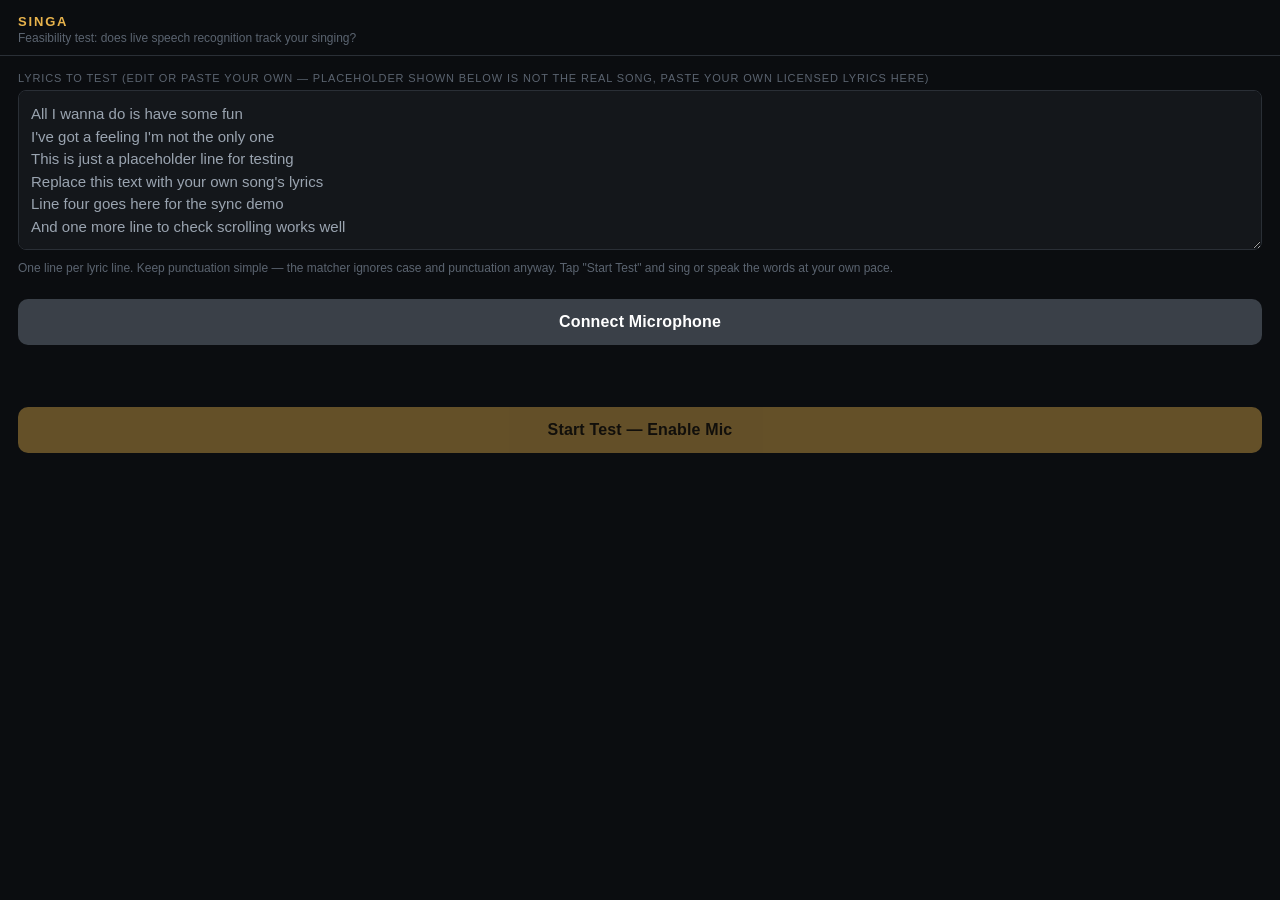
<file: singa-mvp.html>
<!DOCTYPE html>
<html lang="en">
<head>
<meta charset="UTF-8">
<meta name="viewport" content="width=device-width, initial-scale=1.0, maximum-scale=1.0, user-scalable=no">
<title>Singa — Listening Test</title>
<style>
  :root {
    --bg: #0b0d10;
    --panel: #14171b;
    --line: #2a2f36;
    --text-dim: #5b6470;
    --text-upcoming: #9aa4b0;
    --text-current: #ffffff;
    --sung: #4dd88a;
    --accent: #e8b34c;
    --accent-dim: #6b5a2e;
    --danger: #d9634c;
  }
  * { box-sizing: border-box; }
  html, body {
    margin: 0; padding: 0; height: 100%;
    background: var(--bg);
    color: var(--text-upcoming);
    font-family: -apple-system, "Segoe UI", Roboto, sans-serif;
    overflow: hidden;
  }
  #app {
    display: flex;
    flex-direction: column;
    height: 100%;
  }

  /* --- Header --- */
  header {
    padding: 14px 18px 10px;
    border-bottom: 1px solid var(--line);
    flex-shrink: 0;
  }
  .brand {
    font-size: 13px;
    letter-spacing: 0.14em;
    text-transform: uppercase;
    color: var(--accent);
    font-weight: 600;
  }
  .subtitle {
    font-size: 12px;
    color: var(--text-dim);
    margin-top: 2px;
  }

  /* --- Setup panel --- */
  #setup {
    padding: 16px 18px;
    overflow-y: auto;
    flex: 1;
  }
  #setup label {
    display: block;
    font-size: 11px;
    text-transform: uppercase;
    letter-spacing: 0.08em;
    color: var(--text-dim);
    margin-bottom: 6px;
    margin-top: 16px;
  }
  #setup label:first-of-type { margin-top: 0; }
  textarea {
    width: 100%;
    min-height: 160px;
    background: var(--panel);
    border: 1px solid var(--line);
    border-radius: 8px;
    color: var(--text-upcoming);
    font-size: 15px;
    line-height: 1.5;
    padding: 12px;
    font-family: inherit;
    resize: vertical;
  }
  textarea:focus { outline: 1px solid var(--accent); }
  .hint {
    font-size: 12px;
    color: var(--text-dim);
    margin-top: 6px;
    line-height: 1.4;
  }
  button.primary {
    margin-top: 22px;
    width: 100%;
    padding: 14px;
    border-radius: 10px;
    border: none;
    background: var(--accent);
    color: #1a1204;
    font-size: 16px;
    font-weight: 700;
    letter-spacing: 0.01em;
  }
  button.primary:active { opacity: 0.85; }

  /* --- Stage view --- */
  #stage { display: none; flex: 1; flex-direction: column; overflow: hidden; }
  #stage.active { display: flex; }
  #setup.hidden { display: none; }

  #status-bar {
    display: flex;
    align-items: center;
    gap: 8px;
    padding: 10px 18px;
    border-bottom: 1px solid var(--line);
    flex-shrink: 0;
    font-size: 12px;
    color: var(--text-dim);
  }
  #dot {
    width: 8px; height: 8px; border-radius: 50%;
    background: var(--text-dim);
    flex-shrink: 0;
  }
  #dot.listening { background: var(--sung); box-shadow: 0 0 8px var(--sung); animation: pulse 1.4s infinite; }
  #dot.error { background: var(--danger); }
  @keyframes pulse { 0%,100% { opacity: 1; } 50% { opacity: 0.35; } }
  #status-text { flex: 1; }
  #stop-btn {
    background: none;
    border: 1px solid var(--line);
    color: var(--text-upcoming);
    border-radius: 6px;
    padding: 5px 10px;
    font-size: 12px;
  }

  #lyrics-scroll {
    flex: 1;
    overflow-y: auto;
    padding: 40vh 20px;
    scroll-behavior: smooth;
  }
  .line {
    font-size: 22px;
    line-height: 1.7;
    color: var(--text-dim);
    transition: color 0.25s ease, transform 0.25s ease;
    margin: 6px 0;
    text-align: center;
  }
  .line.upcoming { color: var(--text-upcoming); }
  .line.current { color: var(--text-current); font-weight: 700; font-size: 26px; }
  .word { transition: color 0.15s ease; }
  .word.sung { color: var(--sung); }

  #transcript-box {
    flex-shrink: 0;
    border-top: 1px solid var(--line);
    padding: 10px 18px 16px;
    font-size: 12px;
    color: var(--text-dim);
    max-height: 70px;
    overflow-y: auto;
  }
  #transcript-box .label {
    text-transform: uppercase;
    letter-spacing: 0.08em;
    font-size: 10px;
    color: var(--accent-dim);
    display: block;
    margin-bottom: 3px;
  }

  #unsupported {
    display: none;
    margin: 16px 18px;
    padding: 14px;
    border-radius: 8px;
    background: rgba(217, 99, 76, 0.12);
    border: 1px solid var(--danger);
    color: #f0a99b;
    font-size: 13px;
    line-height: 1.5;
  }
</style>
</head>
<body>
<div id="app">
  <header>
    <div class="brand">Singa</div>
    <div class="subtitle">Feasibility test: does live speech recognition track your singing?</div>
  </header>

  <div id="setup">
    <div id="unsupported">Your browser doesn't expose the Web Speech API (SpeechRecognition). On Android, open this page in <strong>Chrome</strong> — other browsers usually don't support it.</div>

    <label for="lyrics-input">Lyrics to test (edit or paste your own — placeholder shown below is NOT the real song, paste your own licensed lyrics here)</label>
    <textarea id="lyrics-input">All I wanna do is have some fun
I've got a feeling I'm not the only one
This is just a placeholder line for testing
Replace this text with your own song's lyrics
Line four goes here for the sync demo
And one more line to check scrolling works well</textarea>
    <div class="hint">One line per lyric line. Keep punctuation simple — the matcher ignores case and punctuation anyway. Tap "Start Test" and sing or speak the words at your own pace.</div>

    <button class="primary" id="connect-mic-btn" style="background:#3a4048; color:#fff;">Connect Microphone</button>
    <div id="mic-status" class="hint" style="min-height:34px;"></div>

    <button class="primary" id="start-btn" disabled style="opacity:0.4;">Start Test — Enable Mic</button>
  </div>

  <div id="stage">
    <div id="status-bar">
      <div id="dot"></div>
      <div id="status-text">Idle</div>
      <button id="stop-btn">Stop</button>
    </div>
    <div id="lyrics-scroll"></div>
    <div id="transcript-box">
      <span class="label">Heard</span>
      <span id="transcript-text">—</span>
    </div>
  </div>
</div>

<script>
(function() {
  const setupEl = document.getElementById('setup');
  const stageEl = document.getElementById('stage');
  const startBtn = document.getElementById('start-btn');
  const connectMicBtn = document.getElementById('connect-mic-btn');
  const micStatus = document.getElementById('mic-status');
  const stopBtn = document.getElementById('stop-btn');
  let micStream = null;
  const lyricsInput = document.getElementById('lyrics-input');
  const lyricsScroll = document.getElementById('lyrics-scroll');
  const statusText = document.getElementById('status-text');
  const statusDot = document.getElementById('dot');
  const transcriptText = document.getElementById('transcript-text');
  const unsupportedBox = document.getElementById('unsupported');

  const SpeechRecognition = window.SpeechRecognition || window.webkitSpeechRecognition;
  if (!SpeechRecognition) {
    unsupportedBox.style.display = 'block';
    startBtn.disabled = true;
    startBtn.style.opacity = 0.5;
  }

  connectMicBtn.addEventListener('click', async () => {
    micStatus.textContent = 'Requesting mic access…';
    micStatus.style.color = '';

    if (!window.isSecureContext) {
      micStatus.textContent = 'This page is not running on HTTPS (or localhost), so Chrome blocks microphone access entirely for it — that\'s almost certainly why nothing shows up in your site permissions. This file needs to be hosted, not opened directly.';
      micStatus.style.color = '#f0a99b';
      return;
    }
    if (!navigator.mediaDevices || !navigator.mediaDevices.getUserMedia) {
      micStatus.textContent = 'This browser doesn\'t expose microphone access at all on this page. Try opening it in Chrome specifically.';
      micStatus.style.color = '#f0a99b';
      return;
    }

    try {
      micStream = await navigator.mediaDevices.getUserMedia({ audio: true });
      micStatus.textContent = 'Microphone connected. You can start the test.';
      micStatus.style.color = '#4dd88a';
      connectMicBtn.textContent = 'Microphone Connected ✓';
      connectMicBtn.style.background = '#25402f';
      startBtn.disabled = false;
      startBtn.style.opacity = 1;
    } catch (err) {
      if (err.name === 'NotAllowedError' || err.name === 'PermissionDeniedError') {
        micStatus.textContent = 'Permission denied. Check Chrome menu (⋮) → Settings → Site settings → Microphone, or the site info icon next to the address bar.';
      } else if (err.name === 'NotFoundError') {
        micStatus.textContent = 'No microphone was found on this device.';
      } else {
        micStatus.textContent = 'Mic error: ' + err.name + ' — ' + err.message;
      }
      micStatus.style.color = '#f0a99b';
    }
  });

  let recognition = null;
  let lineEls = [];
  let wordTokens = [];   // flat list: {lineIdx, wordIdx, norm, el}
  let cursor = 0;        // index into wordTokens — next word we expect to hear
  let restarting = false;
  let shouldBeListening = false;

  function normalize(w) {
    return w.toLowerCase().replace(/[^a-z0-9']/g, '');
  }

  function buildLyrics(raw) {
    lyricsScroll.innerHTML = '';
    lineEls = [];
    wordTokens = [];
    cursor = 0;

    const lines = raw.split('\n').map(l => l.trim()).filter(l => l.length > 0);
    lines.forEach((lineText, lineIdx) => {
      const lineDiv = document.createElement('div');
      lineDiv.className = 'line' + (lineIdx === 0 ? ' current' : '');
      const words = lineText.split(/\s+/);
      words.forEach((w, wordIdx) => {
        const span = document.createElement('span');
        span.className = 'word';
        span.textContent = w + (wordIdx < words.length - 1 ? ' ' : '');
        lineDiv.appendChild(span);
        wordTokens.push({ lineIdx, norm: normalize(w), el: span });
      });
      lyricsScroll.appendChild(lineDiv);
      lineEls.push(lineDiv);
    });
  }

  function setCurrentLine(lineIdx) {
    lineEls.forEach((el, i) => {
      el.classList.remove('current', 'upcoming');
      if (i === lineIdx) el.classList.add('current');
      else if (i === lineIdx + 1 || i === lineIdx - 1) el.classList.add('upcoming');
    });
    const target = lineEls[lineIdx];
    if (target) target.scrollIntoView({ block: 'center', behavior: 'smooth' });
  }

  // Try to match a spoken word against the next expected words,
  // looking a few tokens ahead so a missed/misheard word doesn't stall it.
  function consumeSpokenWord(spokenNorm) {
    if (!spokenNorm) return;
    const LOOKAHEAD = 4;
    for (let i = cursor; i < Math.min(cursor + LOOKAHEAD, wordTokens.length); i++) {
      if (wordTokens[i].norm === spokenNorm || wordTokens[i].norm.startsWith(spokenNorm) || spokenNorm.startsWith(wordTokens[i].norm)) {
        // mark everything up to and including this token as sung
        for (let j = cursor; j <= i; j++) {
          wordTokens[j].el.classList.add('sung');
        }
        cursor = i + 1;
        const newLine = wordTokens[i].lineIdx;
        setCurrentLine(newLine);
        return;
      }
    }
  }

  function handleTranscript(text) {
    transcriptText.textContent = text || '—';
    const words = text.split(/\s+/).map(normalize).filter(Boolean);
    words.forEach(consumeSpokenWord);
  }

  function startRecognition() {
    recognition = new SpeechRecognition();
    recognition.continuous = true;
    recognition.interimResults = true;
    recognition.lang = 'en-US';

    recognition.onresult = (event) => {
      let finalChunk = '';
      let interimChunk = '';
      for (let i = event.resultIndex; i < event.results.length; i++) {
        const res = event.results[i];
        if (res.isFinal) finalChunk += res[0].transcript + ' ';
        else interimChunk += res[0].transcript + ' ';
      }
      if (finalChunk) handleTranscript(finalChunk);
      else if (interimChunk) transcriptText.textContent = interimChunk;
    };

    recognition.onerror = (e) => {
      statusDot.className = 'error';
      statusText.textContent = 'Mic error: ' + e.error;
    };

    recognition.onend = () => {
      // Android Chrome auto-stops after silence; restart if we're still supposed to be listening
      if (shouldBeListening) {
        restarting = true;
        setTimeout(() => { if (shouldBeListening) recognition.start(); }, 250);
      } else {
        statusDot.className = '';
        statusText.textContent = 'Stopped';
      }
    };

    recognition.onstart = () => {
      statusDot.className = 'listening';
      statusText.textContent = 'Listening…';
    };

    shouldBeListening = true;
    recognition.start();
  }

  startBtn.addEventListener('click', () => {
    buildLyrics(lyricsInput.value);
    setupEl.classList.add('hidden');
    stageEl.classList.add('active');
    startRecognition();
  });

  stopBtn.addEventListener('click', () => {
    shouldBeListening = false;
    if (recognition) recognition.stop();
    setupEl.classList.remove('hidden');
    stageEl.classList.remove('active');
  });
})();
</script>
</body>
</html>
</file>
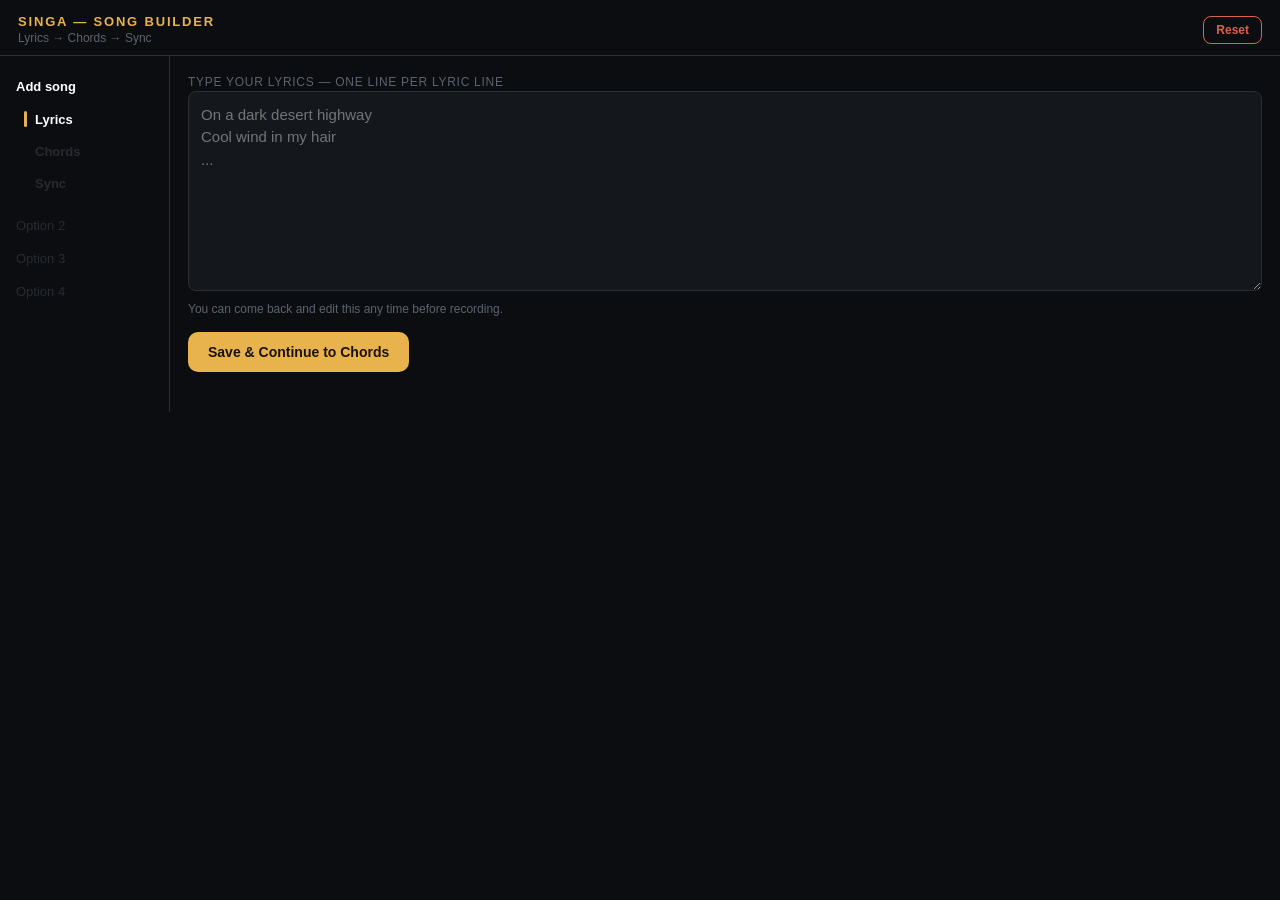
<file: song-builder.html>
<!DOCTYPE html>
<html lang="en">
<head>
<meta charset="UTF-8">
<meta name="viewport" content="width=device-width, initial-scale=1.0, maximum-scale=1.0, user-scalable=no">
<title>Singa — Song Builder</title>
<style>
  :root {
    --bg:#0b0d10; --panel:#14171b; --line:#2a2f36; --text-dim:#5b6470; --text-upcoming:#9aa4b0;
    --text-current:#ffffff; --sung:#4dd88a; --accent:#e8b34c; --danger:#d9634c; --row-h:40px;
  }
  * { box-sizing:border-box; }
  html, body { margin:0; padding:0; min-height:100%; background:var(--bg); color:var(--text-upcoming);
    font-family:-apple-system,"Segoe UI",Roboto,sans-serif; }
  #app-header { display:flex; align-items:center; justify-content:space-between; padding:14px 18px 10px; border-bottom:1px solid var(--line); }
  .brand { font-size:13px; letter-spacing:.14em; text-transform:uppercase; color:var(--accent); font-weight:600; }
  .subtitle { font-size:12px; color:var(--text-dim); margin-top:2px; }
  #reset-btn {
    background:none; border:1px solid var(--danger); color:var(--danger); border-radius:8px;
    padding:6px 12px; font-size:12px; font-weight:600;
  }

  #layout { display:flex; flex-wrap:wrap; }

  /* --- Sidebar --- */
  #sidebar { width:170px; flex-shrink:0; border-right:1px solid var(--line); padding:14px 0; }
  .song-slot { padding:9px 16px; font-size:13px; color:var(--text-dim); }
  .song-slot.active { color:var(--text-current); font-weight:700; }
  .song-slot.disabled { opacity:.35; }
  .sub-steps { padding-left:8px; }
  .step-btn {
    display:flex; align-items:center; gap:8px; width:100%; text-align:left; background:none; border:none;
    color:var(--text-dim); font-size:13px; font-weight:600; padding:8px 16px; cursor:pointer;
  }
  .step-btn .bar { width:3px; height:16px; background:transparent; border-radius:2px; flex-shrink:0; }
  .step-btn.active { color:var(--text-current); }
  .step-btn.active .bar { background:var(--accent); }
  .step-btn:disabled { opacity:.35; cursor:default; }

  #main { flex:1; min-width:280px; padding:16px 18px 40px; }
  .screen { display:none; }
  .screen.active { display:block; }

  textarea {
    width:100%; min-height:200px; background:var(--panel); border:1px solid var(--line);
    border-radius:8px; color:var(--text-upcoming); font-size:15px; line-height:1.5;
    padding:12px; font-family:inherit; resize:vertical;
  }
  .hint { font-size:12px; color:var(--text-dim); margin-top:6px; line-height:1.4; }
  button.primary {
    margin-top:14px; padding:12px 20px; border-radius:10px; border:none;
    background:var(--accent); color:#1a1204; font-size:14px; font-weight:700;
  }
  button.secondary {
    margin-top:14px; padding:12px 20px; border-radius:10px; border:1px solid var(--line);
    background:none; color:var(--text-upcoming); font-size:14px; font-weight:600; margin-left:8px;
  }
  button.danger-solid { background: var(--danger); color:#fff; border:none; }
  .row { display:flex; flex-wrap:wrap; align-items:center; }

  /* --- Chord mode toggle --- */
  .mode-toggle { display:inline-flex; border:1px solid var(--line); border-radius:8px; overflow:hidden; margin-bottom:12px; }
  .mode-btn {
    background:none; border:none; color:var(--text-dim); font-size:13px; font-weight:700;
    padding:8px 18px; cursor:pointer;
  }
  .mode-btn.active { background:var(--accent); color:#1a1204; }

  /* --- Auto chord-placement panel --- */
  #auto-chords-input {
    width:100%; background:var(--panel); border:1px solid var(--line); border-radius:8px;
    color:var(--text-upcoming); font-size:15px; padding:12px; font-family:inherit;
  }

  /* --- Chord sheet: also doubles as the manual editor (chords inline over lyrics) --- */
  .chordsheet { line-height:1.3; }
  .chordsheet-line { display:flex; flex-wrap:wrap; margin-bottom:10px; }
  .cs-word-col { display:flex; flex-direction:column; align-items:flex-start; margin-right:7px; }
  .cs-chord { color:var(--accent); font-weight:700; font-size:12px; min-height:15px; }
  .cs-word { font-size:16px; color:var(--text-upcoming); }
  .cs-chord-input {
    width:46px; background:none; border:none; border-bottom:1px dashed var(--line);
    color:var(--accent); font-weight:700; font-size:12px; padding:0 0 2px; margin-bottom:1px; outline:none;
  }
  .cs-chord-input::placeholder { color:#5b6470; font-weight:700; opacity:1; }
  .cs-chord-input:focus { border-bottom-color:var(--accent); }

  /* --- Sync / Record --- */
  #rec-status { font-size:13px; color:var(--text-dim); margin:12px 0; }
  .rec-dot { display:inline-block; width:10px; height:10px; border-radius:50%; background:var(--danger); margin-right:6px; }
  .rec-dot.live { animation:pulse 1s infinite; }
  @keyframes pulse { 0%,100%{opacity:1;} 50%{opacity:.3;} }
  audio { width:100%; margin-top:10px; }
  #processing-panel { display:none; margin-top:16px; border-top:1px solid var(--line); padding-top:14px; }
  #processing-status { color:var(--accent); }
  #vocal-isolation-status { color:var(--accent); }

  /* --- Test performance (after Finish) --- */
  #perform-wrap { display:none; margin-top:20px; border-top:1px solid var(--line); padding-top:16px; }
  #perform-status { font-size:13px; color:var(--text-dim); margin-bottom:8px; }
  #guide-status { font-size:12px; color:var(--text-dim); margin:4px 0 10px; min-height:14px; }
  #chord-display {
    text-align:center; padding:18px; font-size:40px; font-weight:800; color:var(--accent);
    border-bottom:1px solid var(--line); min-height:70px;
  }
  #lyrics-viewport { height: calc(var(--row-h) * 6); overflow:hidden; position:relative; }
  #lyrics-scroll { position:absolute; top:0; left:0; right:0; }
  .p-line {
    height:var(--row-h); line-height:var(--row-h); font-size:19px; color:var(--text-upcoming);
    text-align:center; white-space:nowrap; overflow:hidden; transition: color .3s ease;
  }
  .p-line.current { color:var(--text-current); font-weight:700; }
  .p-line.done { color:var(--sung); }

  /* --- Live capture (during recording) --- */
  #live-capture { margin-top:16px; border-top:1px solid var(--line); padding-top:14px; }
  #live-chord {
    text-align:center; padding:12px; font-size:32px; font-weight:800; color:var(--accent);
    border-bottom:1px solid var(--line); min-height:56px; margin-bottom:6px;
  }
  #live-viewport { height: calc(var(--row-h) * 6); overflow:hidden; position:relative; }
  #live-scroll { position:absolute; top:0; left:0; right:0; }

  /* --- On-device vocal isolation --- */
  #vocal-isolation { margin-top:20px; border-top:1px solid var(--line); padding-top:16px; }
  #isolate-vocals-btn:disabled { opacity:.4; cursor:default; }
</style>
</head>
<body>
<div id="app">
  <div id="app-header">
    <div>
      <div class="brand">Singa — Song Builder</div>
      <div class="subtitle">Lyrics → Chords → Sync</div>
    </div>
    <button id="reset-btn">Reset</button>
  </div>

  <div id="layout">
    <div id="sidebar">
      <div class="song-slot active">Add song</div>
      <div class="sub-steps">
        <button class="step-btn active" data-step="lyrics"><span class="bar"></span>Lyrics</button>
        <button class="step-btn" data-step="chords" disabled><span class="bar"></span>Chords</button>
        <button class="step-btn" data-step="sync" disabled><span class="bar"></span>Sync</button>
      </div>
      <div class="song-slot disabled" style="margin-top:10px;">Option 2</div>
      <div class="song-slot disabled">Option 3</div>
      <div class="song-slot disabled">Option 4</div>
    </div>

    <div id="main">
      <!-- LYRICS -->
      <div class="screen active" id="screen-lyrics">
        <label class="hint" style="text-transform:uppercase; letter-spacing:.06em;">Type your lyrics — one line per lyric line</label>
        <textarea id="lyrics-input" placeholder="On a dark desert highway
Cool wind in my hair
..."></textarea>
        <div class="hint">You can come back and edit this any time before recording.</div>
        <button class="primary" id="lyrics-continue-btn">Save &amp; Continue to Chords</button>
      </div>

      <!-- CHORDS -->
      <div class="screen" id="screen-chords">
        <div class="mode-toggle" role="group" aria-label="Chord entry mode">
          <button class="mode-btn active" id="mode-manual-btn" data-mode="manual" type="button">Manual</button>
          <button class="mode-btn" id="mode-auto-btn" data-mode="auto" type="button">Auto</button>
        </div>

        <!-- MANUAL: chords typed directly above the word where they start -->
        <div id="chords-manual-panel">
          <p class="hint">Type a chord above the word where it starts — leave it blank if the chord doesn't change there. Grey text is a suggestion based on the song's pattern; leave the box and it's accepted, or type over it.</p>
          <div id="chord-lines" class="chordsheet"></div>

          <div class="row">
            <button class="primary" id="chords-continue-btn">Continue to Sync</button>
            <button class="secondary" id="chords-back-btn">Back to Lyrics</button>
          </div>
        </div>

        <!-- AUTO: chord pool + record-to-place -->
        <div id="chords-auto-panel" style="display:none;">
          <p class="hint">List every chord used in the song, in any order. On the Sync screen, record the song as usual, then use "Isolate Vocals" — Singa will separate your voice from that same recording, on this device, and place these chords onto your lyrics word by word.</p>
          <label class="hint" style="text-transform:uppercase; letter-spacing:.06em;">Chords used in this song</label>
          <input type="text" id="auto-chords-input" placeholder="e.g. Am F C G">
          <div class="hint" id="auto-chords-error" style="color:#f0a99b;"></div>
          <div class="row">
            <button class="primary" id="auto-place-btn">Place</button>
            <button class="secondary" id="auto-chords-back-btn">Back to Lyrics</button>
          </div>
        </div>
      </div>

      <!-- SYNC -->
      <div class="screen" id="screen-sync">
        <div class="hint" style="text-transform:uppercase; letter-spacing:.06em;">Chord sheet</div>
        <div class="hint" id="auto-sync-hint" style="display:none;">Auto mode — chords aren't placed yet. Record your song below, then use "Isolate Vocals" and Singa will place them automatically.</div>
        <div id="chordsheet-sync" class="chordsheet" style="margin-bottom:16px;"></div>

        <p class="hint">Record yourself singing/playing the song. This becomes the reference track your live performance will sync to.</p>
        <div class="row">
          <button class="primary danger-solid" id="record-start-btn">● Record</button>
          <button class="secondary" id="record-stop-btn" style="display:none;">■ Stop</button>
        </div>
        <div id="rec-status"><span class="rec-dot" id="rec-dot"></span><span id="rec-status-text">Not recording</span></div>
        <audio id="record-preview" controls style="display:none;"></audio>
        <div class="hint" id="record-error" style="color:#f0a99b;"></div>

        <div id="live-capture" style="display:none;">
          <div id="live-chord">—</div>
          <div id="live-viewport"><div id="live-scroll"></div></div>
        </div>

        <div id="processing-panel">
          <div class="hint" style="text-transform:uppercase; letter-spacing:.06em;">Aligning lyrics to your recording</div>
          <div id="processing-status" class="hint">Starting…</div>
        </div>

        <div class="row" id="sync-actions" style="display:none;">
          <button class="primary" id="finish-btn">Finish</button>
          <button class="secondary danger" id="record-again-btn">Re-record</button>
        </div>

        <div id="vocal-isolation">
          <div class="hint" style="text-transform:uppercase; letter-spacing:.06em;">Vocal isolation</div>
          <p class="hint">Singa can separate your voice from the recording above — entirely on this device, nothing is uploaded — to drive auto chord placement and the guide tune below. The first time, it downloads an offline AI model (about 170MB, cached afterward) and processes your track; this can take a while depending on your device, and is much faster in a browser with WebGPU (recent Chrome, Edge or Safari).</p>
          <button class="secondary" id="isolate-vocals-btn" disabled>Isolate Vocals From My Recording</button>
          <div class="hint" id="vocal-isolation-status"></div>
        </div>

        <div id="perform-wrap">
          <div class="hint" style="text-transform:uppercase; letter-spacing:.06em; margin-bottom:8px;">Test your synced performance</div>
          <button class="secondary" id="play-guide-btn">▶ Play Guide</button>
          <div id="guide-status"></div>
          <button class="primary" id="perform-start-btn">Start — Listen For My Cue</button>
          <div id="perform-status">Waiting for you to start…</div>
          <div id="chord-display">—</div>
          <div id="lyrics-viewport"><div id="lyrics-scroll"></div></div>
        </div>
      </div>
    </div>
  </div>
</div>

<script>
(function() {
  const ROW_HEIGHT = 40;

  // ---------- Shared song state ----------
  function freshSong() {
    return {
      lines: [],
      wordTokens: [],
      chordEvents: [],      // [{ wordIdx (global index into wordTokens), chord }], sorted by wordIdx — shared by manual and auto
      chordMode: 'manual',  // 'manual' | 'auto'
      chordPool: [],        // auto mode: flat list of chord names typed by the user
      audioBlob: null,
      audioUrl: null,
      audioDurationSec: null,
      wordTimestamps: null,     // from the main recording — used for lyric scroll sync AND (now) chord timing
      vocalPitchTrack: null,    // cached { time, freq, energy }[] from the isolated vocal stem of the main recording
      guideTrack: null          // cached generated chiptune guide { notes, keyName, bpm }
    };
  }
  let song = freshSong();

  // ---------- Navigation ----------
  const stepButtons = Array.from(document.querySelectorAll('.step-btn'));
  const screens = {
    lyrics: document.getElementById('screen-lyrics'),
    chords: document.getElementById('screen-chords'),
    sync: document.getElementById('screen-sync')
  };
  function showStep(name) {
    stepButtons.forEach(b => b.classList.toggle('active', b.dataset.step === name));
    Object.keys(screens).forEach(k => screens[k].classList.toggle('active', k === name));
  }
  stepButtons.forEach(b => b.addEventListener('click', () => { if (!b.disabled) showStep(b.dataset.step); }));
  function enableStep(name) { stepButtons.find(b => b.dataset.step === name).disabled = false; }
  function disableStep(name) { stepButtons.find(b => b.dataset.step === name).disabled = true; }

  // ---------- RESET ----------
  document.getElementById('reset-btn').addEventListener('click', () => {
    if (!confirm('Reset and start over? This clears your lyrics, chords, and recordings.')) return;
    song = freshSong();
    lyricsInput.value = '';
    recPreview.style.display = 'none';
    document.getElementById('sync-actions').style.display = 'none';
    document.getElementById('perform-wrap').style.display = 'none';
    document.getElementById('processing-panel').style.display = 'none';
    recStatusText.textContent = 'Not recording';
    isolateVocalsBtn.disabled = true;
    vocalIsolationStatus.textContent = '';
    guideStatus.textContent = '';
    playGuideBtn.textContent = '▶ Play Guide';
    setChordMode('manual');
    autoChordsInput.value = '';
    autoChordsError.textContent = '';
    disableStep('chords');
    disableStep('sync');
    showStep('lyrics');
  });

  const SpeechRecognition = window.SpeechRecognition || window.webkitSpeechRecognition;
  let lineBounds = []; // shared by live-record tracking and post-record perform tracking

  function computeLineBounds() {
    lineBounds = song.lines.map((_, lineIdx) => {
      const idxs = song.wordTokens.reduce((acc, t, i) => { if (t.lineIdx === lineIdx) acc.push(i); return acc; }, []);
      return { start: idxs[0], end: idxs[idxs.length - 1] };
    });
  }

  function normalizeWord(w) { return w.toLowerCase().replace(/[^a-z0-9']/g, ''); }
  function normalizeLine(l) { return l.toLowerCase().replace(/[^a-z0-9' ]/g, '').replace(/\s+/g, ' ').trim(); }

  // ---------- Chord events: the single source of truth for both manual and auto placement ----------
  // Sparse, word-anchored — a chord only needs an entry at the word where it STARTS.
  function chordEventAt(globalWordIdx) {
    let result = null;
    for (const ev of song.chordEvents) {
      if (ev.wordIdx <= globalWordIdx) result = ev; else break;
    }
    return result;
  }
  function setChordAt(globalWordIdx, chordStr) {
    const val = (chordStr || '').trim();
    const idx = song.chordEvents.findIndex(e => e.wordIdx === globalWordIdx);
    if (!val) { if (idx !== -1) song.chordEvents.splice(idx, 1); return; }
    if (idx !== -1) song.chordEvents[idx].chord = val;
    else {
      song.chordEvents.push({ wordIdx: globalWordIdx, chord: val });
      song.chordEvents.sort((a, b) => a.wordIdx - b.wordIdx);
    }
  }

  // ---------- 1. LYRICS ----------
  const lyricsInput = document.getElementById('lyrics-input');
  document.getElementById('lyrics-continue-btn').addEventListener('click', () => {
    song.lines = lyricsInput.value.split('\n').map(l => l.trim()).filter(l => l.length > 0);
    if (song.lines.length === 0) { alert('Type some lyrics first.'); return; }
    song.wordTokens = [];
    song.lines.forEach((lineText, lineIdx) => {
      lineText.split(/\s+/).forEach(w => song.wordTokens.push({ lineIdx, word: w }));
    });
    computeLineBounds();
    renderChordEditor();
    enableStep('chords');
    showStep('chords');
  });

  // ---------- 2. CHORDS ----------
  const chordLinesEl = document.getElementById('chord-lines');
  const chordsheetSyncEl = document.getElementById('chordsheet-sync');
  const chordsManualPanel = document.getElementById('chords-manual-panel');
  const chordsAutoPanel = document.getElementById('chords-auto-panel');
  const modeManualBtn = document.getElementById('mode-manual-btn');
  const modeAutoBtn = document.getElementById('mode-auto-btn');
  const autoChordsInput = document.getElementById('auto-chords-input');
  const autoChordsError = document.getElementById('auto-chords-error');
  const autoSyncHint = document.getElementById('auto-sync-hint');

  function setChordMode(mode) {
    song.chordMode = mode;
    modeManualBtn.classList.toggle('active', mode === 'manual');
    modeAutoBtn.classList.toggle('active', mode === 'auto');
    chordsManualPanel.style.display = mode === 'manual' ? 'block' : 'none';
    chordsAutoPanel.style.display = mode === 'auto' ? 'block' : 'none';
  }
  modeManualBtn.addEventListener('click', () => setChordMode('manual'));
  modeAutoBtn.addEventListener('click', () => setChordMode('auto'));

  // ----- Chord symbol parsing (shared by auto-placement) -----
  // Handles roots A-G with #/b, common qualities, and slash/compound chords like "Am/D".
  const NOTE_TO_PC = { C:0, D:2, E:4, F:5, G:7, A:9, B:11 };
  const MAJOR_SCALE_STEPS = [0,2,4,5,7,9,11];
  const MINOR_SCALE_STEPS = [0,2,3,5,7,8,10];

  function parseChordSymbol(raw) {
    if (!raw) return null;
    const s = raw.trim();
    const m = s.match(/^([A-Ga-g])([#b]?)([^\/]*)(?:\/([A-Ga-g])([#b]?))?$/);
    if (!m) return null;
    const rootLetter = m[1].toUpperCase();
    let rootPc = NOTE_TO_PC[rootLetter];
    if (m[2] === '#') rootPc = (rootPc + 1) % 12;
    if (m[2] === 'b') rootPc = (rootPc + 11) % 12;
    const qualityStr = (m[3] || '').toLowerCase();
    let bassPc = null;
    if (m[4]) {
      bassPc = NOTE_TO_PC[m[4].toUpperCase()];
      if (m[5] === '#') bassPc = (bassPc + 1) % 12;
      if (m[5] === 'b') bassPc = (bassPc + 11) % 12;
    }
    let triad = [0, 4, 7]; // major default
    const isMinor = /^m(?!aj)/.test(qualityStr);
    if (/dim/.test(qualityStr)) triad = [0, 3, 6];
    else if (/aug|\+/.test(qualityStr)) triad = [0, 4, 8];
    else if (/sus2/.test(qualityStr)) triad = [0, 2, 7];
    else if (/sus4/.test(qualityStr)) triad = [0, 5, 7];
    else if (isMinor) triad = [0, 3, 7];
    let tones = triad.slice();
    if (/maj7/.test(qualityStr)) tones.push(11);
    else if (/7/.test(qualityStr)) tones.push(10);
    const tonePcs = new Set(tones.map(t => (t + rootPc) % 12));
    if (bassPc !== null) tonePcs.add(bassPc);
    return { text: raw.trim(), rootPc, bassPc, tonePcs };
  }

  // ----- #3: pattern-based chord suggestions (ubiquitous, per line) -----
  function lineFirstChord(lineIdx) {
    const b = lineBounds[lineIdx];
    if (!b) return null;
    const ev = song.chordEvents.find(e => e.wordIdx >= b.start && e.wordIdx <= b.end);
    return ev ? ev.chord : null;
  }

  function computeChordSuggestions() {
    const n = song.lines.length;
    const suggestions = new Array(n).fill(null);
    if (n === 0) return suggestions;

    const groups = {};
    song.lines.forEach((lineText, i) => {
      const key = normalizeLine(lineText);
      if (!key) return;
      (groups[key] = groups[key] || []).push(i);
    });

    const known = [];
    for (let i = 0; i < n; i++) {
      const c = lineFirstChord(i);
      if (c) known.push({ i, chord: c });
    }

    let cycleLen = 0, cycleMap = {};
    for (let len = 1; len <= Math.floor(known.length / 2); len++) {
      const map = {};
      let consistent = true, repeats = 0;
      for (const { i, chord } of known) {
        const pos = i % len;
        if (map[pos] === undefined) map[pos] = chord;
        else if (map[pos] !== chord) { consistent = false; break; }
        else repeats++;
      }
      if (consistent && repeats >= len) { cycleLen = len; cycleMap = map; break; }
    }

    let lastChord = null;
    for (let i = 0; i < n; i++) {
      const c = lineFirstChord(i);
      if (c) { lastChord = c; continue; }
      const key = normalizeLine(song.lines[i]);
      const mates = key ? groups[key] : null;
      let suggestion = null;
      if (mates) {
        for (const gi of mates) { const gc = lineFirstChord(gi); if (gc) { suggestion = gc; break; } }
      }
      if (!suggestion && cycleLen > 0 && cycleMap[i % cycleLen] !== undefined) suggestion = cycleMap[i % cycleLen];
      if (!suggestion && lastChord) suggestion = lastChord;
      suggestions[i] = suggestion;
    }
    return suggestions;
  }

  // ----- Chord sheet rendering (read-only, used on the Sync screen) -----
  function computeChordPositions(lineIdx) {
    const words = song.lines[lineIdx].split(/\s+/);
    const b = lineBounds[lineIdx];
    const positions = new Array(words.length).fill('');
    if (b) {
      words.forEach((_, wi) => {
        const ev = song.chordEvents.find(e => e.wordIdx === b.start + wi);
        if (ev) positions[wi] = ev.chord;
      });
    }
    return { words, positions };
  }

  function renderChordSheet(container) {
    if (!container) return;
    computeLineBounds();
    container.innerHTML = '';
    song.lines.forEach((lineText, lineIdx) => {
      const { words, positions } = computeChordPositions(lineIdx);
      const lineDiv = document.createElement('div');
      lineDiv.className = 'chordsheet-line';
      words.forEach((w, wi) => {
        const col = document.createElement('div');
        col.className = 'cs-word-col';
        const chordEl = document.createElement('div');
        chordEl.className = 'cs-chord';
        chordEl.textContent = positions[wi] || '';
        const wordEl = document.createElement('div');
        wordEl.className = 'cs-word';
        wordEl.textContent = w;
        col.appendChild(chordEl);
        col.appendChild(wordEl);
        lineDiv.appendChild(col);
      });
      container.appendChild(lineDiv);
    });
  }

  // ----- Manual chord editor: type a chord directly above the word where it starts -----
  // This IS the preview — there's no separate read-only copy to keep in sync.
  function renderChordEditor() {
    computeLineBounds();
    chordLinesEl.innerHTML = '';
    const suggestions = computeChordSuggestions();
    song.lines.forEach((lineText, lineIdx) => {
      const b = lineBounds[lineIdx];
      const words = lineText.split(/\s+/);
      const lineDiv = document.createElement('div');
      lineDiv.className = 'chordsheet-line';
      words.forEach((w, wi) => {
        const gIdx = b ? b.start + wi : null;
        const col = document.createElement('div');
        col.className = 'cs-word-col';
        const input = document.createElement('input');
        input.className = 'cs-chord-input';
        const existing = gIdx !== null ? song.chordEvents.find(e => e.wordIdx === gIdx) : null;
        input.value = existing ? existing.chord : '';
        if (wi === 0 && !existing && suggestions[lineIdx]) {
          input.placeholder = suggestions[lineIdx];
          input.dataset.suggestion = suggestions[lineIdx];
          input.title = 'Suggested from the song\'s pattern — leave blank to accept, or type your own';
        }
        input.addEventListener('input', () => {
          if (gIdx !== null) setChordAt(gIdx, input.value);
        });
        input.addEventListener('blur', () => {
          if (input.value.trim() === '' && input.dataset.suggestion) {
            input.value = input.dataset.suggestion;
            if (gIdx !== null) setChordAt(gIdx, input.value);
            renderChordEditor();
          }
        });
        const wordEl = document.createElement('div');
        wordEl.className = 'cs-word';
        wordEl.textContent = w;
        col.appendChild(input);
        col.appendChild(wordEl);
        lineDiv.appendChild(col);
      });
      chordLinesEl.appendChild(lineDiv);
    });
  }

  document.getElementById('chords-back-btn').addEventListener('click', () => showStep('lyrics'));
  document.getElementById('chords-continue-btn').addEventListener('click', () => {
    renderChordSheet(chordsheetSyncEl);
    autoSyncHint.style.display = 'none';
    enableStep('sync');
    showStep('sync');
  });

  // ----- Auto chord-placement panel -----
  document.getElementById('auto-chords-back-btn').addEventListener('click', () => showStep('lyrics'));
  document.getElementById('auto-place-btn').addEventListener('click', () => {
    const pool = autoChordsInput.value.split(/[,\s]+/).map(c => c.trim()).filter(Boolean);
    if (pool.length === 0) {
      autoChordsError.textContent = 'Enter at least one chord first (e.g. Am F C G).';
      return;
    }
    autoChordsError.textContent = '';
    song.chordPool = pool;
    song.chordMode = 'auto';
    song.chordEvents = []; // not placed yet — cleared until vocals are isolated from the recording
    renderChordSheet(chordsheetSyncEl);
    autoSyncHint.textContent = 'Auto mode — record your song below, then use "Isolate Vocals" and Singa will place these chords automatically.';
    autoSyncHint.style.display = 'block';
    enableStep('sync');
    showStep('sync');
  });

  // ---------- 3. SYNC: record (main performance reference) ----------
  let mediaRecorder = null;
  let recordedChunks = [];
  let micStream = null;
  const recStartBtn = document.getElementById('record-start-btn');
  const recStopBtn = document.getElementById('record-stop-btn');
  const recDot = document.getElementById('rec-dot');
  const recStatusText = document.getElementById('rec-status-text');
  const recPreview = document.getElementById('record-preview');
  const recError = document.getElementById('record-error');
  const syncActions = document.getElementById('sync-actions');
  const performWrap = document.getElementById('perform-wrap');

  // ---------- Live capture autocue (while recording the main take) ----------
  const liveCaptureEl = document.getElementById('live-capture');
  const liveChordEl = document.getElementById('live-chord');
  const liveScrollEl = document.getElementById('live-scroll');
  let liveLineEls = [];
  let liveSearchCursor = 0;
  let liveCurrentLine = 0;
  let liveRecognition = null;

  function buildLiveLyrics() {
    computeLineBounds();
    liveScrollEl.innerHTML = '';
    liveLineEls = [];
    liveSearchCursor = 0;
    liveCurrentLine = 0;
    // Only show the chord readout if chords actually exist yet (regardless of mode).
    liveChordEl.style.display = song.chordEvents.length > 0 ? 'block' : 'none';
    song.lines.forEach((lineText) => {
      const div = document.createElement('div');
      div.className = 'p-line';
      div.textContent = lineText;
      liveScrollEl.appendChild(div);
      liveLineEls.push(div);
    });
    setLiveLine(0);
  }

  function setLiveLine(newLine) {
    newLine = Math.max(0, Math.min(newLine, song.lines.length - 1));
    liveCurrentLine = newLine;
    liveScrollEl.style.transform = `translateY(${-(newLine - 1) * ROW_HEIGHT}px)`;
    liveLineEls.forEach((el, i) => {
      el.classList.toggle('done', i < newLine);
      el.classList.toggle('current', i === newLine);
    });
    if (song.chordEvents.length > 0) {
      const ev = chordEventAt(Math.max(0, liveSearchCursor - 1));
      liveChordEl.textContent = ev ? ev.chord : '—';
    }
  }

  function consumeLiveWord(spokenNorm) {
    if (!spokenNorm) return;
    const LOOKAHEAD = 4;
    for (let i = liveSearchCursor; i < Math.min(liveSearchCursor + LOOKAHEAD, song.wordTokens.length); i++) {
      const tok = song.wordTokens[i];
      const norm = normalizeWord(tok.word);
      if (norm === spokenNorm || norm.startsWith(spokenNorm) || spokenNorm.startsWith(norm)) {
        liveSearchCursor = i + 1;
        if (tok.lineIdx > liveCurrentLine) setLiveLine(tok.lineIdx);
        else setLiveLine(liveCurrentLine); // refresh chord readout even mid-line
        return;
      }
    }
  }

  function startLiveRecognition() {
    if (!SpeechRecognition) return;
    liveRecognition = new SpeechRecognition();
    liveRecognition.continuous = true;
    liveRecognition.interimResults = true;
    liveRecognition.lang = 'en-US';
    liveRecognition.onresult = (event) => {
      let combined = '';
      for (let i = event.resultIndex; i < event.results.length; i++) {
        combined += event.results[i][0].transcript + ' ';
      }
      combined.split(/\s+/).map(normalizeWord).filter(Boolean).forEach(consumeLiveWord);
    };
    liveRecognition.onend = () => {
      if (liveRecognition && liveRecognition._shouldRestart) liveRecognition.start();
    };
    liveRecognition._shouldRestart = true;
    liveRecognition.start();
  }

  function stopLiveRecognition() {
    if (liveRecognition) {
      liveRecognition._shouldRestart = false;
      liveRecognition.stop();
      liveRecognition = null;
    }
  }

  recStartBtn.addEventListener('click', async () => {
    recError.textContent = '';
    performWrap.style.display = 'none';
    syncActions.style.display = 'none';
    try {
      micStream = await navigator.mediaDevices.getUserMedia({ audio: true });
    } catch (err) {
      recError.textContent = 'Mic error: ' + err.name + ' — ' + err.message;
      return;
    }
    recordedChunks = [];
    mediaRecorder = new MediaRecorder(micStream);
    mediaRecorder.ondataavailable = e => { if (e.data.size > 0) recordedChunks.push(e.data); };
    mediaRecorder.onstop = async () => {
      const blob = new Blob(recordedChunks, { type: mediaRecorder.mimeType || 'audio/webm' });
      song.audioBlob = blob;
      song.audioUrl = URL.createObjectURL(blob);
      recPreview.src = song.audioUrl;
      recPreview.style.display = 'block';
      micStream.getTracks().forEach(t => t.stop());
      await processRecording();
    };
    mediaRecorder.start();
    recDot.classList.add('live');
    recStatusText.textContent = 'Recording…';
    recStartBtn.style.display = 'none';
    recStopBtn.style.display = 'inline-block';
    recPreview.style.display = 'none';

    liveCaptureEl.style.display = 'block';
    buildLiveLyrics();
    startLiveRecognition();
  });

  recStopBtn.addEventListener('click', () => {
    if (mediaRecorder && mediaRecorder.state !== 'inactive') mediaRecorder.stop();
    stopLiveRecognition();
    liveCaptureEl.style.display = 'none';
    recDot.classList.remove('live');
    recStatusText.textContent = 'Processing…';
    recStopBtn.style.display = 'none';
    recStartBtn.style.display = 'inline-block';
  });

  document.getElementById('record-again-btn').addEventListener('click', () => {
    song.audioBlob = null;
    song.audioUrl = null;
    song.audioDurationSec = null;
    song.wordTimestamps = null;
    // Vocal isolation and the guide tune are derived from this same recording, so a
    // re-recording invalidates them too — and, in auto mode, any chords placed from them.
    song.vocalPitchTrack = null;
    song.guideTrack = null;
    if (song.chordMode === 'auto') {
      song.chordEvents = [];
      renderChordSheet(chordsheetSyncEl);
      autoSyncHint.textContent = 'Auto mode — chords aren\'t placed yet. Record your song below, then use "Isolate Vocals" and Singa will place them automatically.';
      autoSyncHint.style.display = 'block';
    }
    isolateVocalsBtn.disabled = true;
    vocalIsolationStatus.textContent = '';
    guideStatus.textContent = '';
    playGuideBtn.textContent = '▶ Play Guide';
    recPreview.style.display = 'none';
    syncActions.style.display = 'none';
    performWrap.style.display = 'none';
    document.getElementById('processing-panel').style.display = 'none';
    recStatusText.textContent = 'Not recording';
  });

  const processingPanel = document.getElementById('processing-panel');
  const processingStatus = document.getElementById('processing-status');

  function normalizeForAlign(w) { return w.toLowerCase().replace(/[^a-z0-9']/g, ''); }

  function alignSequences(refWords, hypWords) {
    const n = refWords.length, m = hypWords.length;
    const dp = Array.from({ length: n + 1 }, () => new Array(m + 1).fill(0));
    for (let i = 0; i <= n; i++) dp[i][0] = i;
    for (let j = 0; j <= m; j++) dp[0][j] = j;
    for (let i = 1; i <= n; i++) {
      for (let j = 1; j <= m; j++) {
        const cost = refWords[i-1] === hypWords[j-1].word ? 0 : 1;
        dp[i][j] = Math.min(dp[i-1][j-1] + cost, dp[i-1][j] + 1, dp[i][j-1] + 1);
      }
    }
    const mapping = new Array(n).fill(null);
    let i = n, j = m;
    while (i > 0 && j > 0) {
      const cost = refWords[i-1] === hypWords[j-1].word ? 0 : 1;
      if (dp[i][j] === dp[i-1][j-1] + cost) { mapping[i-1] = j-1; i--; j--; }
      else if (dp[i][j] === dp[i-1][j] + 1) { i--; }
      else { j--; }
    }
    return mapping;
  }

  function fillTimestamps(mapping, hypWords, totalDuration, refCount) {
    const times = new Array(refCount).fill(null);
    mapping.forEach((hi, k) => { if (hi !== null) times[k] = hypWords[hi].start; });
    let lastKnown = null, lastIdx = -1;
    for (let k = 0; k < refCount; k++) {
      if (times[k] !== null) {
        if (lastKnown === null && k > 0) {
          for (let x = 0; x < k; x++) times[x] = (times[k] / k) * x;
        } else if (lastIdx >= 0 && k > lastIdx + 1) {
          const span = times[k] - lastKnown, steps = k - lastIdx;
          for (let x = lastIdx + 1; x < k; x++) times[x] = lastKnown + span * ((x - lastIdx) / steps);
        }
        lastKnown = times[k]; lastIdx = k;
      }
    }
    if (lastIdx < refCount - 1) {
      const remain = refCount - 1 - lastIdx;
      for (let x = lastIdx + 1; x < refCount; x++) {
        times[x] = lastKnown + (totalDuration - lastKnown) * ((x - lastIdx) / (remain + 1));
      }
    }
    if (times[0] === null) times[0] = 0;
    return times;
  }

  async function decodeToFloat32Mono16k(blob) {
    const arrayBuffer = await blob.arrayBuffer();
    const audioCtx = new (window.AudioContext || window.webkitAudioContext)();
    const audioBuffer = await audioCtx.decodeAudioData(arrayBuffer);
    const targetRate = 16000;
    const offlineCtx = new OfflineAudioContext(1, Math.ceil(audioBuffer.duration * targetRate), targetRate);
    const source = offlineCtx.createBufferSource();
    source.buffer = audioBuffer;
    source.connect(offlineCtx.destination);
    source.start();
    const rendered = await offlineCtx.startRendering();
    return rendered.getChannelData(0);
  }

  async function processRecording() {
    try {
      const audioCtx = new (window.AudioContext || window.webkitAudioContext)();
      const arrayBuffer = await song.audioBlob.arrayBuffer();
      const audioBuffer = await audioCtx.decodeAudioData(arrayBuffer);
      song.audioDurationSec = audioBuffer.duration;
    } catch (e) {
      recError.textContent = 'Could not read recording duration: ' + e.message;
      return;
    }

    processingPanel.style.display = 'block';
    processingStatus.textContent = 'Loading speech model (first run only, may take a bit)…';
    try {
      const { pipeline } = await import('https://cdn.jsdelivr.net/npm/@xenova/transformers@2.17.2');
      const transcriber = await pipeline('automatic-speech-recognition', 'Xenova/whisper-tiny.en');

      processingStatus.textContent = 'Analyzing your recording…';
      const audioData = await decodeToFloat32Mono16k(song.audioBlob);
      const output = await transcriber(audioData, { return_timestamps: 'word', chunk_length_s: 30, stride_length_s: 5 });

      processingStatus.textContent = 'Matching recognized words to your lyrics…';
      const hypWords = (output.chunks || [])
        .map(c => ({ word: normalizeForAlign(c.text), start: c.timestamp[0] }))
        .filter(h => h.word.length > 0);
      const refWords = song.wordTokens.map(t => normalizeForAlign(t.word));

      const mapping = alignSequences(refWords, hypWords);
      song.wordTimestamps = fillTimestamps(mapping, hypWords, song.audioDurationSec, refWords.length);
      processingStatus.textContent = 'Done — timing attached.';
    } catch (err) {
      processingStatus.textContent = 'Could not run automatic alignment (' + err.message + ') — using even timing as a fallback.';
      song.wordTimestamps = null;
    }

    recStatusText.textContent = 'Ready';
    syncActions.style.display = 'flex';
    isolateVocalsBtn.disabled = false;
  }

  // ---------- Shared pitch tracking (used by on-device vocal isolation and the guide tune) ----------
  const PITCH_SAMPLE_RATE = 16000;

  function detectPitchACF(frame, sampleRate) {
    const SIZE = frame.length;
    let rms = 0;
    for (let i = 0; i < SIZE; i++) rms += frame[i] * frame[i];
    rms = Math.sqrt(rms / SIZE);
    if (rms < 0.01) return { freq: null, energy: rms };
    const MIN_FREQ = 70, MAX_FREQ = 1000;
    const minOffset = Math.floor(sampleRate / MAX_FREQ);
    const maxOffset = Math.min(SIZE - 1, Math.floor(sampleRate / MIN_FREQ));
    let bestOffset = -1, bestCorr = 0;
    for (let offset = minOffset; offset <= maxOffset; offset++) {
      let corr = 0;
      for (let i = 0; i < SIZE - offset; i++) corr += frame[i] * frame[i + offset];
      corr = corr / (SIZE - offset);
      if (corr > bestCorr) { bestCorr = corr; bestOffset = offset; }
    }
    if (bestOffset <= 0) return { freq: null, energy: rms };
    const confidence = bestCorr / (rms * rms + 1e-9);
    if (confidence < 0.3) return { freq: null, energy: rms };
    return { freq: sampleRate / bestOffset, energy: rms, confidence };
  }

  function analyzePitchTrack(samples, sampleRate) {
    const frameSize = 1024, hop = 512;
    const track = [];
    for (let start = 0; start + frameSize <= samples.length; start += hop) {
      const frame = samples.subarray(start, start + frameSize);
      const { freq, energy } = detectPitchACF(frame, sampleRate);
      track.push({ time: start / sampleRate, freq, energy });
    }
    return track;
  }

  function freqToPitchClass(freq) {
    const midi = 69 + 12 * Math.log2(freq / 440);
    return ((Math.round(midi) % 12) + 12) % 12;
  }

  // ---------- On-device vocal isolation (Demucs via ONNX Runtime Web) ----------
  // Runs entirely in the browser, on the user's own machine — the recording never leaves the
  // device. This replaces the earlier "record a second, voice-only take" approach: instead we
  // separate the vocal stem out of the SAME main recording, so auto chord placement and the guide
  // tune can reuse the word timestamps already produced by processRecording()'s speech alignment.
  const DEMUCS_MODEL_URL = 'https://huggingface.co/timcsy/demucs-web-onnx/resolve/main/htdemucs_embedded.onnx';
  const DEMUCS_DB_NAME = 'singa-demucs-cache';
  const DEMUCS_STORE = 'models';
  const DEMUCS_MODEL_KEY = 'htdemucs_embedded_v1';
  const isolateVocalsBtn = document.getElementById('isolate-vocals-btn');
  const vocalIsolationStatus = document.getElementById('vocal-isolation-status');

  function openDemucsCacheDb() {
    return new Promise((resolve, reject) => {
      const req = indexedDB.open(DEMUCS_DB_NAME, 1);
      req.onupgradeneeded = () => { req.result.createObjectStore(DEMUCS_STORE); };
      req.onsuccess = () => resolve(req.result);
      req.onerror = () => reject(req.error);
    });
  }

  async function loadCachedModelBuffer() {
    try {
      const db = await openDemucsCacheDb();
      return await new Promise((resolve) => {
        const tx = db.transaction(DEMUCS_STORE, 'readonly');
        const req = tx.objectStore(DEMUCS_STORE).get(DEMUCS_MODEL_KEY);
        req.onsuccess = () => resolve(req.result || null);
        req.onerror = () => resolve(null);
      });
    } catch (e) { return null; }
  }

  async function saveModelBufferToCache(buffer) {
    try {
      const db = await openDemucsCacheDb();
      await new Promise((resolve) => {
        const tx = db.transaction(DEMUCS_STORE, 'readwrite');
        tx.objectStore(DEMUCS_STORE).put(buffer, DEMUCS_MODEL_KEY);
        tx.oncomplete = () => resolve();
        tx.onerror = () => resolve();
      });
    } catch (e) { /* best-effort cache — safe to skip if storage is full/unavailable */ }
  }

  let demucsProcessorPromise = null;

  // Loaded once per page load and reused for every isolation/re-isolation after that.
  function getDemucsProcessor(onLog) {
    if (demucsProcessorPromise) return demucsProcessorPromise;
    demucsProcessorPromise = (async () => {
      const ort = await import('https://cdn.jsdelivr.net/npm/onnxruntime-web@1.19.2/dist/ort.min.mjs');
      // Single-threaded WASM needs no SharedArrayBuffer, so it works on plain static hosting
      // (e.g. GitHub Pages) without cross-origin-isolation headers. WebGPU (tried first, when the
      // browser supports it) is unaffected by this and is much faster.
      ort.env.wasm.numThreads = 1;
      ort.env.wasm.wasmPaths = 'https://cdn.jsdelivr.net/npm/onnxruntime-web@1.19.2/dist/';
      const { DemucsProcessor, CONSTANTS } = await import('https://cdn.jsdelivr.net/npm/demucs-web@1.0.2/src/index.js');
      const processor = new DemucsProcessor({ ort, onLog: onLog || (() => {}) });

      let modelBuffer = await loadCachedModelBuffer();
      if (!modelBuffer) {
        onLog && onLog('model', 'Downloading the vocal-isolation model (about 170MB, one time only)…');
        const resp = await fetch(CONSTANTS.DEFAULT_MODEL_URL);
        if (!resp.ok) throw new Error('could not download the vocal-isolation model (HTTP ' + resp.status + ')');
        modelBuffer = await resp.arrayBuffer();
        saveModelBufferToCache(modelBuffer); // fire-and-forget
      } else {
        onLog && onLog('model', 'Loading the cached vocal-isolation model…');
      }
      await processor.loadModel(modelBuffer);
      return processor;
    })();
    demucsProcessorPromise.catch(() => { demucsProcessorPromise = null; }); // allow retry on failure
    return demucsProcessorPromise;
  }

  async function decodeToStereo44k(blob) {
    const arrayBuffer = await blob.arrayBuffer();
    const audioCtx = new (window.AudioContext || window.webkitAudioContext)();
    const audioBuffer = await audioCtx.decodeAudioData(arrayBuffer);
    const targetRate = 44100;
    const offlineCtx = new OfflineAudioContext(2, Math.ceil(audioBuffer.duration * targetRate), targetRate);
    const source = offlineCtx.createBufferSource();
    source.buffer = audioBuffer;
    source.connect(offlineCtx.destination);
    source.start();
    const rendered = await offlineCtx.startRendering();
    const left = rendered.getChannelData(0);
    const right = rendered.numberOfChannels > 1 ? rendered.getChannelData(1) : rendered.getChannelData(0);
    return { left, right };
  }

  async function resampleFloat32(samples, fromRate, toRate) {
    if (fromRate === toRate) return samples;
    const audioCtx = new (window.AudioContext || window.webkitAudioContext)();
    const buffer = audioCtx.createBuffer(1, samples.length, fromRate);
    buffer.getChannelData(0).set(samples);
    const offlineCtx = new OfflineAudioContext(1, Math.ceil(samples.length * toRate / fromRate), toRate);
    const source = offlineCtx.createBufferSource();
    source.buffer = buffer;
    source.connect(offlineCtx.destination);
    source.start();
    const rendered = await offlineCtx.startRendering();
    return rendered.getChannelData(0);
  }

  async function isolateVocalsFromMainRecording() {
    if (!song.audioBlob) return;
    isolateVocalsBtn.disabled = true;
    try {
      vocalIsolationStatus.textContent = 'Decoding your recording…';
      const { left, right } = await decodeToStereo44k(song.audioBlob);

      const processor = await getDemucsProcessor((phase, msg) => { vocalIsolationStatus.textContent = msg; });

      vocalIsolationStatus.textContent = 'Separating your voice from the recording — running on this device…';
      processor.onProgress = ({ progress, currentSegment, totalSegments }) => {
        vocalIsolationStatus.textContent = `Isolating vocals… segment ${currentSegment}/${totalSegments} (${Math.round(progress * 100)}%)`;
      };
      const stems = await processor.separate(left, right);

      vocalIsolationStatus.textContent = 'Analyzing the isolated vocal…';
      const vocalMono = new Float32Array(stems.vocals.left.length);
      for (let i = 0; i < vocalMono.length; i++) vocalMono[i] = (stems.vocals.left[i] + stems.vocals.right[i]) / 2;
      const vocal16k = await resampleFloat32(vocalMono, 44100, PITCH_SAMPLE_RATE);
      song.vocalPitchTrack = analyzePitchTrack(vocal16k, PITCH_SAMPLE_RATE);
      song.guideTrack = null; // invalidate any cached guide from a previous isolation
      vocalIsolationStatus.textContent = 'Done — vocals isolated.';

      if (song.chordMode === 'auto' && song.chordPool.length) {
        vocalIsolationStatus.textContent = 'Placing your chords, word by word…';
        await runAutoChordPlacementFromVocals();
        renderChordSheet(chordsheetSyncEl);
        autoSyncHint.style.display = 'none';
        vocalIsolationStatus.textContent = 'Done — vocals isolated and chords placed.';
      }
    } catch (err) {
      vocalIsolationStatus.textContent = 'Could not isolate vocals: ' + err.message;
      song.vocalPitchTrack = null;
      throw err;
    } finally {
      isolateVocalsBtn.disabled = false;
    }
  }

  isolateVocalsBtn.addEventListener('click', () => { isolateVocalsFromMainRecording().catch(() => {}); });

  // ---------- Auto mode: place the chord pool onto lines, word by word, using the isolated vocal ----------
  async function runAutoChordPlacementFromVocals() {
    const pool = song.chordPool.map(c => ({ raw: c, parsed: parseChordSymbol(c) })).filter(c => c.parsed);
    song.chordEvents = [];
    if (pool.length === 0 || !song.vocalPitchTrack || !song.wordTimestamps) return;
    const ts = song.wordTimestamps;
    const pitchTrack = song.vocalPitchTrack;
    const n = song.wordTokens.length;
    let lastChosenRaw = null;

    for (let i = 0; i < n; i++) {
      const start = ts[i];
      const end = (i + 1 < n) ? ts[i + 1] : song.audioDurationSec;
      const hist = new Array(12).fill(0);
      pitchTrack.forEach(p => {
        if (p.freq && p.time >= start && p.time < end && p.energy > 0.015) {
          hist[freqToPitchClass(p.freq)] += p.energy;
        }
      });
      const total = hist.reduce((a, b) => a + b, 0);
      let choice = null;
      if (total > 0) {
        const dominantPc = hist.indexOf(Math.max(...hist));
        const candidates = pool.filter(c => c.parsed.tonePcs.has(dominantPc));
        if (candidates.length) {
          choice = (lastChosenRaw && candidates.some(c => c.raw === lastChosenRaw))
            ? candidates.find(c => c.raw === lastChosenRaw)
            : candidates[0];
        }
      }
      const chosenRaw = choice ? choice.raw : lastChosenRaw; // sustain through low-confidence words
      if (chosenRaw && chosenRaw !== lastChosenRaw) {
        song.chordEvents.push({ wordIdx: i, chord: chosenRaw });
      }
      if (chosenRaw) lastChosenRaw = chosenRaw;
    }
    song.chordEvents.sort((a, b) => a.wordIdx - b.wordIdx);
  }

  // ---------- Finish → show test-performance area ----------
  document.getElementById('finish-btn').addEventListener('click', () => {
    performWrap.style.display = 'block';
    buildPerformLyrics();
  });

  // ---------- Test performance ----------
  const performStartBtn = document.getElementById('perform-start-btn');
  const performStatus = document.getElementById('perform-status');
  const chordDisplay = document.getElementById('chord-display');
  const lyricsScrollEl = document.getElementById('lyrics-scroll');
  const playGuideBtn = document.getElementById('play-guide-btn');
  const guideStatus = document.getElementById('guide-status');

  let perfLineEls = [];

  function buildPerformLyrics() {
    lyricsScrollEl.innerHTML = '';
    perfLineEls = [];
    song.lines.forEach((lineText, idx) => {
      const div = document.createElement('div');
      div.className = 'p-line';
      div.textContent = lineText;
      lyricsScrollEl.appendChild(div);
      perfLineEls.push(div);
    });
    computeLineBounds();
  }

  function continuousLinePosition(estWordIndexFloat) {
    const totalWords = song.wordTokens.length;
    const clamped = Math.max(0, Math.min(estWordIndexFloat, totalWords - 1));
    const idx = Math.floor(clamped);
    const frac = clamped - idx;
    const tok = song.wordTokens[idx];
    const b = lineBounds[tok.lineIdx];
    const lineWordCount = b.end - b.start + 1;
    const posInLine = (idx - b.start + frac) / lineWordCount;
    return tok.lineIdx + posInLine;
  }

  function estimateWordIndex(elapsedSec, frac) {
    const ts = song.wordTimestamps;
    if (!ts || ts.length < 2) return frac * (song.wordTokens.length - 1);
    const n = ts.length;
    if (elapsedSec <= ts[0]) return 0;
    if (elapsedSec >= ts[n-1]) return n - 1;
    for (let i = 0; i < n - 1; i++) {
      if (elapsedSec >= ts[i] && elapsedSec <= ts[i+1]) {
        const span = ts[i+1] - ts[i];
        const f = span > 0 ? (elapsedSec - ts[i]) / span : 0;
        return i + f;
      }
    }
    return n - 1;
  }

  let onsetAudioCtx, analyser, dataArray, energyHistory = [];
  const HISTORY_LEN = 43, THRESHOLD_MULT = 1.6, MIN_ENERGY_FLOOR = 12, REFRACTORY_MS = 180;
  let listening = false, triggered = false, triggerTime = null, rafId = null;

  function average(arr) { return arr.reduce((a,b)=>a+b,0)/arr.length; }
  function stddev(arr, mean) { return Math.sqrt(arr.reduce((a,b)=>a+(b-mean)*(b-mean),0)/arr.length); }

  async function startListeningForCue() {
    let stream;
    try {
      stream = await navigator.mediaDevices.getUserMedia({ audio: true });
    } catch (err) {
      performStatus.textContent = 'Mic error: ' + err.name + ' — ' + err.message;
      return;
    }
    onsetAudioCtx = new (window.AudioContext || window.webkitAudioContext)();
    const source = onsetAudioCtx.createMediaStreamSource(stream);
    analyser = onsetAudioCtx.createAnalyser();
    analyser.fftSize = 1024;
    analyser.smoothingTimeConstant = 0.2;
    source.connect(analyser);
    dataArray = new Uint8Array(analyser.frequencyBinCount);
    energyHistory = [];
    listening = true;
    triggered = false;
    performStatus.textContent = 'Waiting for you to start singing…';

    let lastOnsetTime = 0;
    function tick() {
      analyser.getByteFrequencyData(dataArray);
      const binStart = Math.floor(dataArray.length * 0.02);
      const binEnd = Math.floor(dataArray.length * 0.5);
      let sum = 0;
      for (let i = binStart; i < binEnd; i++) sum += dataArray[i];
      const energy = sum / (binEnd - binStart);
      energyHistory.push(energy);
      if (energyHistory.length > HISTORY_LEN) energyHistory.shift();
      const mean = average(energyHistory);
      const std = stddev(energyHistory, mean);
      const threshold = Math.max(MIN_ENERGY_FLOOR, mean + THRESHOLD_MULT * std);
      const now = performance.now();

      if (!triggered && listening && energy > threshold && energy > MIN_ENERGY_FLOOR && (now - lastOnsetTime) > REFRACTORY_MS && energyHistory.length >= 15) {
        lastOnsetTime = now;
        triggered = true;
        triggerTime = now;
        performStatus.textContent = 'Cue detected — performing…';
      }

      if (triggered) {
        const elapsedSec = (now - triggerTime) / 1000;
        const frac = Math.max(0, Math.min(1, elapsedSec / song.audioDurationSec));
        const estWordIndex = estimateWordIndex(elapsedSec, frac);
        const linePos = continuousLinePosition(estWordIndex);
        lyricsScrollEl.style.transform = `translateY(${-(linePos - 1) * ROW_HEIGHT}px)`;
        perfLineEls.forEach((el, i) => {
          el.classList.toggle('done', i < Math.floor(linePos));
          el.classList.toggle('current', i === Math.floor(linePos));
        });
        const ev = chordEventAt(Math.floor(estWordIndex));
        chordDisplay.textContent = ev ? ev.chord : '—';
        if (frac >= 1) {
          performStatus.textContent = 'Done.';
          listening = false;
          stream.getTracks().forEach(t => t.stop());
          if (onsetAudioCtx) onsetAudioCtx.close();
          return;
        }
      }
      if (listening) rafId = requestAnimationFrame(tick);
    }
    rafId = requestAnimationFrame(tick);
  }

  performStartBtn.addEventListener('click', startListeningForCue);

  // ---------- "Play Guide": chiptune melody rendered from the on-device isolated vocal ----------
  const KK_MAJOR = [6.35,2.23,3.48,2.33,4.38,4.09,2.52,5.19,2.39,3.66,2.29,2.88];
  const KK_MINOR = [6.33,2.68,3.52,5.38,2.60,3.53,2.54,4.75,3.98,2.69,3.34,3.17];
  const PITCH_CLASS_NAMES = ['C','C#','D','D#','E','F','F#','G','G#','A','A#','B'];

  function correlate(hist, profile) {
    const meanH = hist.reduce((a,b)=>a+b,0) / 12;
    const meanP = profile.reduce((a,b)=>a+b,0) / 12;
    let num = 0, denH = 0, denP = 0;
    for (let i = 0; i < 12; i++) {
      const dh = hist[i] - meanH, dp = profile[i] - meanP;
      num += dh * dp; denH += dh * dh; denP += dp * dp;
    }
    return num / (Math.sqrt(denH * denP) + 1e-9);
  }

  function estimateKey(pitchTrack) {
    const hist = new Array(12).fill(0);
    pitchTrack.forEach(p => { if (p.freq) hist[freqToPitchClass(p.freq)] += p.energy; });
    let best = { corr: -Infinity, rootPc: 0, mode: 'major' };
    for (let rootPc = 0; rootPc < 12; rootPc++) {
      const rotated = hist.slice(rootPc).concat(hist.slice(0, rootPc));
      const cMaj = correlate(rotated, KK_MAJOR);
      const cMin = correlate(rotated, KK_MINOR);
      if (cMaj > best.corr) best = { corr: cMaj, rootPc, mode: 'major' };
      if (cMin > best.corr) best = { corr: cMin, rootPc, mode: 'minor' };
    }
    return best;
  }

  function estimateTempoGrid(pitchTrack) {
    const onsets = [];
    let prevEnergy = 0;
    pitchTrack.forEach(p => {
      if (p.energy > 0.02 && p.energy > prevEnergy * 1.5) onsets.push(p.time);
      prevEnergy = p.energy;
    });
    if (onsets.length < 4) return null;
    const intervals = [];
    for (let i = 1; i < onsets.length; i++) {
      const d = onsets[i] - onsets[i-1];
      if (d > 0.1 && d < 2) intervals.push(d);
    }
    if (intervals.length < 3) return null;
    intervals.sort((a,b) => a-b);
    const median = intervals[Math.floor(intervals.length / 2)];
    return Math.max(0.1, Math.min(0.6, median));
  }

  function midiToFreq(midi) { return 440 * Math.pow(2, (midi - 69) / 12); }

  function quantizeToScale(midi, rootPc, scaleSteps) {
    const pc = ((Math.round(midi) % 12) + 12) % 12;
    const allowed = scaleSteps.map(s => (rootPc + s) % 12);
    let bestPc = allowed[0], bestDist = 99;
    allowed.forEach(a => {
      const dist = Math.min(Math.abs(a - pc), 12 - Math.abs(a - pc));
      if (dist < bestDist) { bestDist = dist; bestPc = a; }
    });
    let diff = bestPc - pc;
    if (diff > 6) diff -= 12;
    if (diff < -6) diff += 12;
    return Math.round(midi) + diff;
  }

  async function buildGuideTrack() {
    if (!song.vocalPitchTrack) {
      throw new Error('isolate the vocal from your recording first');
    }
    const pitchTrack = song.vocalPitchTrack;
    const key = estimateKey(pitchTrack);
    const scaleSteps = key.mode === 'major' ? MAJOR_SCALE_STEPS : MINOR_SCALE_STEPS;
    const grid = estimateTempoGrid(pitchTrack);

    const rawNotes = [];
    pitchTrack.forEach(p => {
      if (!p.freq || p.energy < 0.015) { rawNotes.push({ time: p.time, midi: null }); return; }
      const midi = 69 + 12 * Math.log2(p.freq / 440);
      rawNotes.push({ time: p.time, midi: quantizeToScale(midi, key.rootPc, scaleSteps) });
    });

    const notes = [];
    let cur = null;
    const hop = pitchTrack.length > 1 ? (pitchTrack[1].time - pitchTrack[0].time) : 0.032;
    rawNotes.forEach((n) => {
      if (n.midi === null) {
        if (cur) { cur.end = n.time; notes.push(cur); cur = null; }
        return;
      }
      if (cur && cur.midi === n.midi) { cur.end = n.time + hop; }
      else { if (cur) notes.push(cur); cur = { midi: n.midi, start: n.time, end: n.time + hop }; }
    });
    if (cur) notes.push(cur);

    const MIN_DUR = 0.09;
    const merged = notes.filter(n => (n.end - n.start) >= MIN_DUR);

    if (grid) {
      merged.forEach(n => {
        n.start = Math.round(n.start / grid) * grid;
        n.end = Math.max(n.start + grid, Math.round(n.end / grid) * grid);
      });
    }

    const bpm = grid ? Math.round(60 / grid) : null;
    return {
      notes: merged,
      keyName: PITCH_CLASS_NAMES[key.rootPc] + ' ' + key.mode,
      bpm
    };
  }

  let guideAudioCtx = null;
  let guidePlaying = false;

  function stopGuidePlayback() {
    guidePlaying = false;
    if (guideAudioCtx) { guideAudioCtx.close(); guideAudioCtx = null; }
    playGuideBtn.textContent = '▶ Play Guide';
  }

  function playGuideTrack(guide) {
    guideAudioCtx = new (window.AudioContext || window.webkitAudioContext)();
    const t0 = guideAudioCtx.currentTime + 0.1;
    guide.notes.forEach(n => {
      const osc = guideAudioCtx.createOscillator();
      const gain = guideAudioCtx.createGain();
      osc.type = 'square';
      osc.frequency.value = midiToFreq(n.midi);
      const dur = Math.max(0.05, n.end - n.start);
      gain.gain.setValueAtTime(0, t0 + n.start);
      gain.gain.linearRampToValueAtTime(0.18, t0 + n.start + 0.01);
      gain.gain.setValueAtTime(0.18, t0 + n.start + Math.max(0.01, dur - 0.03));
      gain.gain.linearRampToValueAtTime(0.0001, t0 + n.start + dur);
      osc.connect(gain).connect(guideAudioCtx.destination);
      osc.start(t0 + n.start);
      osc.stop(t0 + n.start + dur + 0.02);
    });
    const totalDur = guide.notes.length ? Math.max(...guide.notes.map(n => n.end)) : 0;
    guidePlaying = true;
    playGuideBtn.textContent = '■ Stop Guide';
    setTimeout(() => { if (guidePlaying) stopGuidePlayback(); }, (totalDur + 0.3) * 1000);
  }

  playGuideBtn.addEventListener('click', async () => {
    if (guidePlaying) { stopGuidePlayback(); guideStatus.textContent = 'Stopped.'; return; }
    if (!song.audioBlob) {
      guideStatus.textContent = 'Record your song on the Sync screen first.';
      return;
    }
    try {
      if (!song.vocalPitchTrack) {
        playGuideBtn.disabled = true;
        guideStatus.textContent = 'Isolating your voice from the recording (on this device, no upload)…';
        await isolateVocalsFromMainRecording();
      }
      if (!song.guideTrack) {
        guideStatus.textContent = 'Analyzing your vocal for a chiptune guide…';
        playGuideBtn.disabled = true;
        song.guideTrack = await buildGuideTrack();
      }
      playGuideBtn.disabled = false;
      const bpmText = song.guideTrack.bpm ? `, ~${song.guideTrack.bpm} BPM` : '';
      guideStatus.textContent = `Playing guide — key of ${song.guideTrack.keyName}${bpmText}.`;
      playGuideTrack(song.guideTrack);
    } catch (err) {
      playGuideBtn.disabled = false;
      guideStatus.textContent = 'Could not build a guide tune: ' + err.message;
    }
  });
})();
</script>
</body>
</html>
</file>
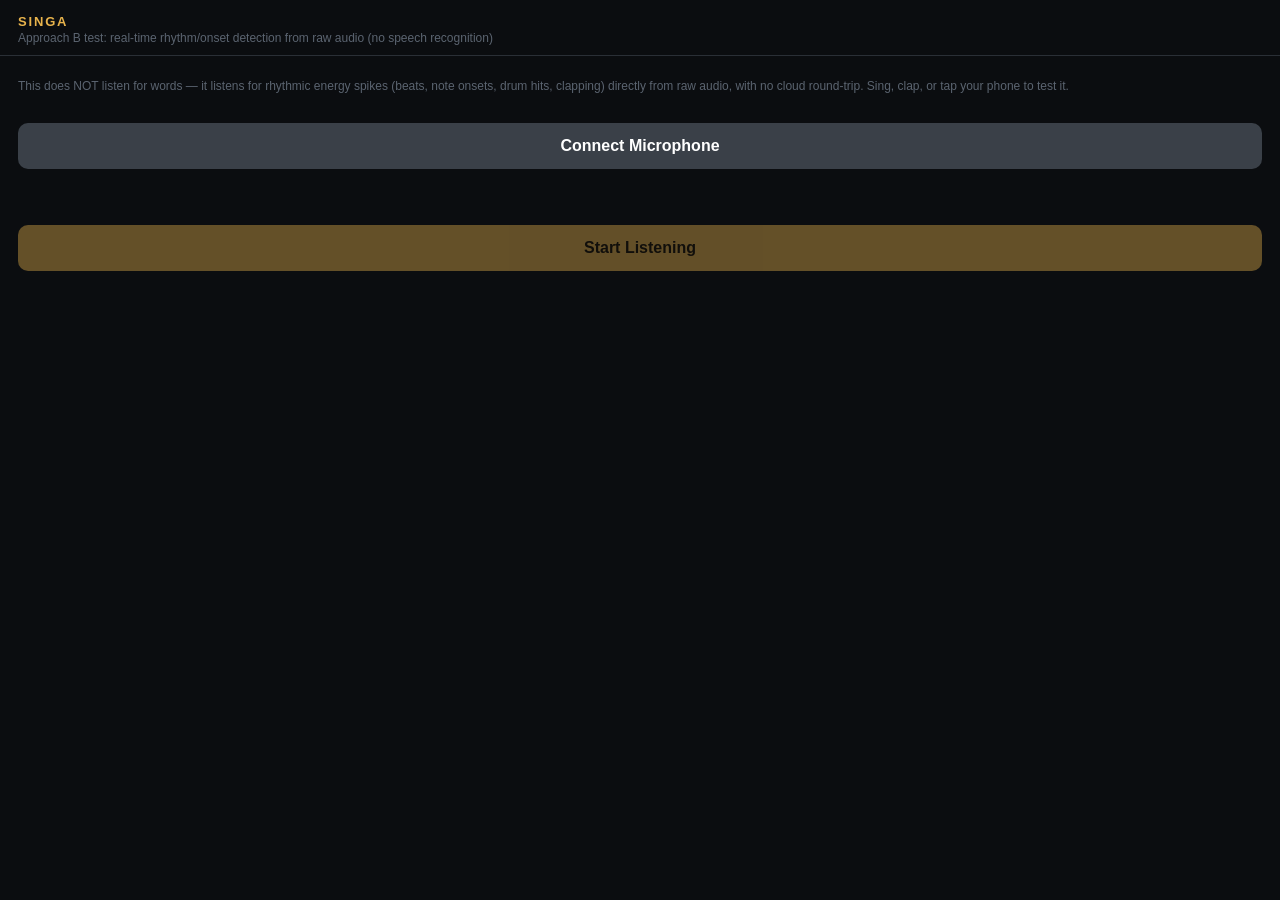
<file: tempo-test.html>
<!DOCTYPE html>
<html lang="en">
<head>
<meta charset="UTF-8">
<meta name="viewport" content="width=device-width, initial-scale=1.0, maximum-scale=1.0, user-scalable=no">
<title>Singa — Tempo/Onset Test</title>
<style>
  :root {
    --bg: #0b0d10;
    --panel: #14171b;
    --line: #2a2f36;
    --text-dim: #5b6470;
    --text-upcoming: #9aa4b0;
    --text-current: #ffffff;
    --sung: #4dd88a;
    --accent: #e8b34c;
    --danger: #d9634c;
  }
  * { box-sizing: border-box; }
  html, body { margin:0; padding:0; height:100%; background: var(--bg); color: var(--text-upcoming);
    font-family: -apple-system,"Segoe UI",Roboto,sans-serif; overflow:hidden; }
  #app { display:flex; flex-direction:column; height:100%; }
  header { padding:14px 18px 10px; border-bottom:1px solid var(--line); flex-shrink:0; }
  .brand { font-size:13px; letter-spacing:.14em; text-transform:uppercase; color:var(--accent); font-weight:600; }
  .subtitle { font-size:12px; color:var(--text-dim); margin-top:2px; }

  #setup { padding:16px 18px; overflow-y:auto; flex:1; }
  .hint { font-size:12px; color:var(--text-dim); margin-top:6px; line-height:1.4; }
  button.primary {
    margin-top:16px; width:100%; padding:14px; border-radius:10px; border:none;
    background:var(--accent); color:#1a1204; font-size:16px; font-weight:700;
  }
  button.primary:active { opacity:.85; }
  #setup.hidden, #stage.hidden, #debug.hidden { display:none !important; }

  #stage { display:none; flex:1; flex-direction:column; overflow:hidden; }
  #stage.active { display:flex; }
  #status-bar { display:flex; align-items:center; gap:8px; padding:10px 18px; border-bottom:1px solid var(--line); font-size:12px; color:var(--text-dim); flex-shrink:0; }
  #dot { width:8px; height:8px; border-radius:50%; background:var(--text-dim); flex-shrink:0; }
  #dot.listening { background:var(--sung); box-shadow:0 0 8px var(--sung); animation:pulse 1.4s infinite; }
  @keyframes pulse { 0%,100%{opacity:1;} 50%{opacity:.35;} }
  #status-text { flex:1; }
  #stop-btn { background:none; border:1px solid var(--line); color:var(--text-upcoming); border-radius:6px; padding:5px 10px; font-size:12px; }

  #bpm-display { text-align:center; padding:24px 18px 8px; flex-shrink:0; }
  #bpm-number { font-size:56px; font-weight:800; color:var(--text-current); line-height:1; }
  #bpm-label { font-size:12px; color:var(--text-dim); text-transform:uppercase; letter-spacing:.1em; margin-top:4px; }

  #flash-dot { width:28px; height:28px; border-radius:50%; margin:14px auto 0; background:var(--line); transition:background .05s, transform .05s; flex-shrink:0; }
  #flash-dot.hit { background:var(--sung); transform:scale(1.3); }

  #live-graph-wrap { flex:1; padding:14px 18px; min-height:0; }
  #live-graph { width:100%; height:100%; display:block; border-radius:8px; background:var(--panel); }

  #onset-count { text-align:center; font-size:12px; color:var(--text-dim); padding-bottom:10px; flex-shrink:0; }

  /* debug view */
  #debug { display:none; flex:1; flex-direction:column; overflow:hidden; }
  #debug.active { display:flex; }
  #debug-header { padding:12px 18px; border-bottom:1px solid var(--line); flex-shrink:0; }
  #debug-header h2 { margin:0 0 4px; font-size:15px; color:var(--text-current); }
  #debug-body { flex:1; overflow-y:auto; padding:12px 18px; }
  #debug audio { width:100%; margin-bottom:10px; }
  #waveform-wrap { position:relative; margin-bottom:8px; }
  #waveform { width:100%; height:120px; display:block; border-radius:6px; background:var(--panel); }
  #playhead { position:absolute; top:0; bottom:0; width:2px; background:#fff; left:0; pointer-events:none; }
  #event-log { margin-top:12px; font-size:12px; }
  #event-log table { width:100%; border-collapse:collapse; }
  #event-log th, #event-log td { text-align:left; padding:4px 6px; border-bottom:1px solid var(--line); }
  #event-log th { color:var(--text-dim); font-weight:600; text-transform:uppercase; font-size:10px; }
  #debug-footer { padding:12px 18px 18px; flex-shrink:0; }

  #unsupported {
    display:none; margin:16px 0; padding:14px; border-radius:8px;
    background:rgba(217,99,76,.12); border:1px solid var(--danger); color:#f0a99b; font-size:13px; line-height:1.5;
  }
  #mic-status { min-height:34px; }
</style>
</head>
<body>
<div id="app">
  <header>
    <div class="brand">Singa</div>
    <div class="subtitle">Approach B test: real-time rhythm/onset detection from raw audio (no speech recognition)</div>
  </header>

  <div id="setup">
    <div id="unsupported">This browser doesn't support the Web Audio API well enough for this test. Try Chrome.</div>
    <p class="hint">This does NOT listen for words — it listens for rhythmic energy spikes (beats, note onsets, drum hits, clapping) directly from raw audio, with no cloud round-trip. Sing, clap, or tap your phone to test it.</p>
    <button class="primary" id="connect-mic-btn" style="background:#3a4048; color:#fff;">Connect Microphone</button>
    <div id="mic-status" class="hint"></div>
    <button class="primary" id="start-btn" disabled style="opacity:.4;">Start Listening</button>
  </div>

  <div id="stage">
    <div id="status-bar">
      <div id="dot"></div>
      <div id="status-text">Idle</div>
      <button id="stop-btn">Stop &amp; Analyze</button>
    </div>
    <div id="bpm-display">
      <div id="bpm-number">—</div>
      <div id="bpm-label">Estimated BPM</div>
      <div id="flash-dot"></div>
    </div>
    <div id="onset-count">0 onsets detected</div>
    <div id="live-graph-wrap">
      <canvas id="live-graph" width="800" height="200"></canvas>
    </div>
  </div>

  <div id="debug">
    <div id="debug-header">
      <h2>Onset Detection vs. Audio</h2>
      <div class="hint">Orange marks = detected onset. Play the audio and see if marks land on beats/note starts.</div>
    </div>
    <div id="debug-body">
      <audio id="debug-audio" controls></audio>
      <div id="waveform-wrap">
        <canvas id="waveform" width="800" height="120"></canvas>
        <div id="playhead"></div>
      </div>
      <div id="event-log">
        <table>
          <thead><tr><th>Time</th><th>Interval since prev</th><th>Instant BPM</th></tr></thead>
          <tbody id="event-log-body"></tbody>
        </table>
      </div>
    </div>
    <div id="debug-footer">
      <button class="primary" id="back-to-setup-btn">Back to Setup</button>
    </div>
  </div>
</div>

<script>
(function() {
  const setupEl = document.getElementById('setup');
  const stageEl = document.getElementById('stage');
  const debugEl = document.getElementById('debug');
  const connectMicBtn = document.getElementById('connect-mic-btn');
  const micStatus = document.getElementById('mic-status');
  const startBtn = document.getElementById('start-btn');
  const stopBtn = document.getElementById('stop-btn');
  const backToSetupBtn = document.getElementById('back-to-setup-btn');
  const statusDot = document.getElementById('dot');
  const statusText = document.getElementById('status-text');
  const bpmNumber = document.getElementById('bpm-number');
  const flashDot = document.getElementById('flash-dot');
  const onsetCountEl = document.getElementById('onset-count');
  const liveGraph = document.getElementById('live-graph');
  const unsupportedBox = document.getElementById('unsupported');

  const debugAudio = document.getElementById('debug-audio');
  const waveformCanvas = document.getElementById('waveform');
  const playheadEl = document.getElementById('playhead');
  const eventLogBody = document.getElementById('event-log-body');

  let micStream = null;

  connectMicBtn.addEventListener('click', async () => {
    micStatus.textContent = 'Requesting mic access…';
    micStatus.style.color = '';
    if (!window.isSecureContext) {
      micStatus.textContent = 'Not running on HTTPS — mic access is blocked. This needs to be hosted, not a local file.';
      micStatus.style.color = '#f0a99b';
      return;
    }
    if (!navigator.mediaDevices || !navigator.mediaDevices.getUserMedia) {
      micStatus.textContent = 'This browser doesn\'t expose microphone access here. Try Chrome.';
      micStatus.style.color = '#f0a99b';
      return;
    }
    try {
      micStream = await navigator.mediaDevices.getUserMedia({ audio: true });
      micStatus.textContent = 'Microphone connected. You can start.';
      micStatus.style.color = '#4dd88a';
      connectMicBtn.textContent = 'Microphone Connected ✓';
      connectMicBtn.style.background = '#25402f';
      startBtn.disabled = false;
      startBtn.style.opacity = 1;
    } catch (err) {
      if (err.name === 'NotAllowedError' || err.name === 'PermissionDeniedError') {
        micStatus.textContent = 'Permission denied. Check site settings / Chrome menu → Settings → Site settings → Microphone.';
      } else if (err.name === 'NotFoundError') {
        micStatus.textContent = 'No microphone found.';
      } else {
        micStatus.textContent = 'Mic error: ' + err.name + ' — ' + err.message;
      }
      micStatus.style.color = '#f0a99b';
    }
  });

  // --- Onset detection state ---
  let audioCtx, analyser, sourceNode, dataArray;
  let energyHistory = [];
  const HISTORY_LEN = 43;       // ~0.7s of history at 60fps, used for adaptive threshold
  const THRESHOLD_MULT = 1.6;   // how many std-devs above rolling mean counts as an onset
  const MIN_ENERGY_FLOOR = 12;  // ignore near-silence so noise floor doesn't self-trigger
  const REFRACTORY_MS = 180;    // minimum gap between onsets (caps ~333 BPM)
  let lastOnsetTime = 0;
  let rafId = null;

  // Graph strip-chart buffers
  const GRAPH_LEN = 240;
  let energyBuf = new Array(GRAPH_LEN).fill(0);
  let thresholdBuf = new Array(GRAPH_LEN).fill(0);
  let onsetFlags = new Array(GRAPH_LEN).fill(false);

  // Recording + logging
  let mediaRecorder = null;
  let recordedChunks = [];
  let recordStartTime = null;
  let onsetEvents = []; // {t}
  let recentOnsetTimes = []; // for BPM smoothing, last N absolute onset ms

  function average(arr) { return arr.reduce((a,b)=>a+b,0) / arr.length; }
  function stddev(arr, mean) {
    const v = arr.reduce((a,b)=>a + (b-mean)*(b-mean), 0) / arr.length;
    return Math.sqrt(v);
  }

  function updateBpmEstimate() {
    if (recentOnsetTimes.length < 2) return;
    const intervals = [];
    for (let i = 1; i < recentOnsetTimes.length; i++) {
      const d = recentOnsetTimes[i] - recentOnsetTimes[i-1];
      if (d > 250 && d < 2000) intervals.push(d); // sane range: 30–240 BPM
    }
    if (intervals.length === 0) return;
    intervals.sort((a,b)=>a-b);
    const median = intervals[Math.floor(intervals.length/2)];
    const bpm = Math.round(60000 / median);
    bpmNumber.textContent = bpm;
  }

  function flash() {
    flashDot.classList.add('hit');
    setTimeout(() => flashDot.classList.remove('hit'), 100);
  }

  function drawLiveGraph() {
    const ctx = liveGraph.getContext('2d');
    const w = liveGraph.width, h = liveGraph.height;
    ctx.clearRect(0,0,w,h);
    ctx.fillStyle = '#14171b';
    ctx.fillRect(0,0,w,h);

    const colW = w / GRAPH_LEN;

    // energy line
    ctx.strokeStyle = '#9aa4b0';
    ctx.lineWidth = 2;
    ctx.beginPath();
    for (let i = 0; i < GRAPH_LEN; i++) {
      const x = i * colW;
      const y = h - (energyBuf[i]/255)*h;
      if (i===0) ctx.moveTo(x,y); else ctx.lineTo(x,y);
    }
    ctx.stroke();

    // threshold line
    ctx.strokeStyle = '#e8b34c';
    ctx.lineWidth = 1;
    ctx.beginPath();
    for (let i = 0; i < GRAPH_LEN; i++) {
      const x = i * colW;
      const y = h - (thresholdBuf[i]/255)*h;
      if (i===0) ctx.moveTo(x,y); else ctx.lineTo(x,y);
    }
    ctx.stroke();

    // onset ticks
    ctx.strokeStyle = '#4dd88a';
    ctx.lineWidth = 2;
    for (let i = 0; i < GRAPH_LEN; i++) {
      if (onsetFlags[i]) {
        const x = i * colW;
        ctx.beginPath();
        ctx.moveTo(x, 0);
        ctx.lineTo(x, h);
        ctx.stroke();
      }
    }
  }

  function tick() {
    analyser.getByteFrequencyData(dataArray);
    const binStart = Math.floor(dataArray.length * 0.02);
    const binEnd = Math.floor(dataArray.length * 0.5);
    let sum = 0;
    for (let i = binStart; i < binEnd; i++) sum += dataArray[i];
    const energy = sum / (binEnd - binStart);

    energyHistory.push(energy);
    if (energyHistory.length > HISTORY_LEN) energyHistory.shift();
    const mean = average(energyHistory);
    const std = stddev(energyHistory, mean);
    const threshold = Math.max(MIN_ENERGY_FLOOR, mean + THRESHOLD_MULT * std);

    const now = performance.now();
    let isOnset = false;
    if (energy > threshold && energy > MIN_ENERGY_FLOOR && (now - lastOnsetTime) > REFRACTORY_MS) {
      isOnset = true;
      lastOnsetTime = now;
      const tRel = recordStartTime !== null ? (now - recordStartTime) : now;
      onsetEvents.push({ t: tRel });
      recentOnsetTimes.push(now);
      if (recentOnsetTimes.length > 8) recentOnsetTimes.shift();
      updateBpmEstimate();
      flash();
      onsetCountEl.textContent = onsetEvents.length + ' onsets detected';
    }

    energyBuf.push(energy); energyBuf.shift();
    thresholdBuf.push(threshold); thresholdBuf.shift();
    onsetFlags.push(isOnset); onsetFlags.shift();
    drawLiveGraph();

    rafId = requestAnimationFrame(tick);
  }

  async function startListening() {
    audioCtx = new (window.AudioContext || window.webkitAudioContext)();
    sourceNode = audioCtx.createMediaStreamSource(micStream);
    analyser = audioCtx.createAnalyser();
    analyser.fftSize = 1024;
    analyser.smoothingTimeConstant = 0.2;
    sourceNode.connect(analyser);
    dataArray = new Uint8Array(analyser.frequencyBinCount);

    energyHistory = [];
    onsetEvents = [];
    recentOnsetTimes = [];
    lastOnsetTime = 0;
    bpmNumber.textContent = '—';
    onsetCountEl.textContent = '0 onsets detected';

    statusDot.className = 'listening';
    statusText.textContent = 'Listening…';

    recordedChunks = [];
    try {
      mediaRecorder = new MediaRecorder(micStream);
      mediaRecorder.ondataavailable = (e) => { if (e.data && e.data.size>0) recordedChunks.push(e.data); };
      mediaRecorder.start();
    } catch (e) {
      mediaRecorder = null;
    }
    recordStartTime = performance.now();

    tick();
  }

  function stopListening() {
    if (rafId) cancelAnimationFrame(rafId);
    if (audioCtx) audioCtx.close();
    statusDot.className = '';
    statusText.textContent = 'Stopped';

    if (!mediaRecorder) {
      showDebugView(null);
      return;
    }
    mediaRecorder.onstop = async () => {
      const blob = new Blob(recordedChunks, { type: mediaRecorder.mimeType || 'audio/webm' });
      showDebugView(blob);
    };
    mediaRecorder.stop();
  }

  async function showDebugView(blob) {
    stageEl.classList.remove('active');
    debugEl.classList.add('active');

    eventLogBody.innerHTML = '';
    let prevT = null;
    onsetEvents.forEach(ev => {
      const interval = prevT !== null ? (ev.t - prevT) : null;
      const bpm = interval ? Math.round(60000/interval) : null;
      const tr = document.createElement('tr');
      tr.innerHTML = `<td>${(ev.t/1000).toFixed(2)}s</td><td>${interval? interval.toFixed(0)+'ms' : '—'}</td><td>${bpm ?? '—'}</td>`;
      eventLogBody.appendChild(tr);
      prevT = ev.t;
    });

    if (!blob) {
      const ctx = waveformCanvas.getContext('2d');
      ctx.fillStyle = '#14171b'; ctx.fillRect(0,0,waveformCanvas.width,waveformCanvas.height);
      ctx.fillStyle = '#9aa4b0'; ctx.font = '13px sans-serif';
      ctx.fillText('Recording unavailable on this browser.', 12, 60);
      return;
    }

    const url = URL.createObjectURL(blob);
    debugAudio.src = url;

    try {
      const decodeCtx = new (window.AudioContext || window.webkitAudioContext)();
      const arrayBuffer = await blob.arrayBuffer();
      const audioBuffer = await decodeCtx.decodeAudioData(arrayBuffer);
      const channelData = audioBuffer.getChannelData(0);
      const durationSec = audioBuffer.duration;
      drawWaveform(channelData, durationSec);
      debugAudio.addEventListener('timeupdate', () => {
        const frac = debugAudio.currentTime / durationSec;
        playheadEl.style.left = (frac * waveformCanvas.getBoundingClientRect().width) + 'px';
      });
    } catch (e) {
      const ctx = waveformCanvas.getContext('2d');
      ctx.fillStyle = '#14171b'; ctx.fillRect(0,0,waveformCanvas.width,waveformCanvas.height);
      ctx.fillStyle = '#f0a99b'; ctx.font = '13px sans-serif';
      ctx.fillText('Could not decode audio for waveform (playback still works below).', 12, 60);
    }
  }

  function drawWaveform(channelData, durationSec) {
    const canvas = waveformCanvas;
    const w = canvas.width, h = canvas.height;
    const ctx = canvas.getContext('2d');
    ctx.fillStyle = '#14171b'; ctx.fillRect(0,0,w,h);
    ctx.strokeStyle = '#5b6470'; ctx.beginPath();
    const step = Math.max(1, Math.floor(channelData.length / w));
    const amp = h/2;
    for (let x=0; x<w; x++) {
      let min=1.0, max=-1.0;
      const start = x*step;
      for (let j=0;j<step;j++) {
        const idx = start+j;
        if (idx < channelData.length) {
          const v = channelData[idx];
          if (v<min) min=v;
          if (v>max) max=v;
        }
      }
      ctx.moveTo(x, (1+min)*amp);
      ctx.lineTo(x, (1+max)*amp);
    }
    ctx.stroke();

    ctx.strokeStyle = '#e8b34c';
    ctx.lineWidth = 1.5;
    onsetEvents.forEach(ev => {
      const x = (ev.t/1000/durationSec) * w;
      ctx.beginPath();
      ctx.moveTo(x,0);
      ctx.lineTo(x,h);
      ctx.stroke();
    });
  }

  startBtn.addEventListener('click', () => {
    setupEl.classList.add('hidden');
    stageEl.classList.add('active');
    startListening();
  });

  stopBtn.addEventListener('click', () => {
    stopListening();
  });

  backToSetupBtn.addEventListener('click', () => {
    debugEl.classList.remove('active');
    setupEl.classList.remove('hidden');
  });
})();
</script>
</body>
</html>
</file>
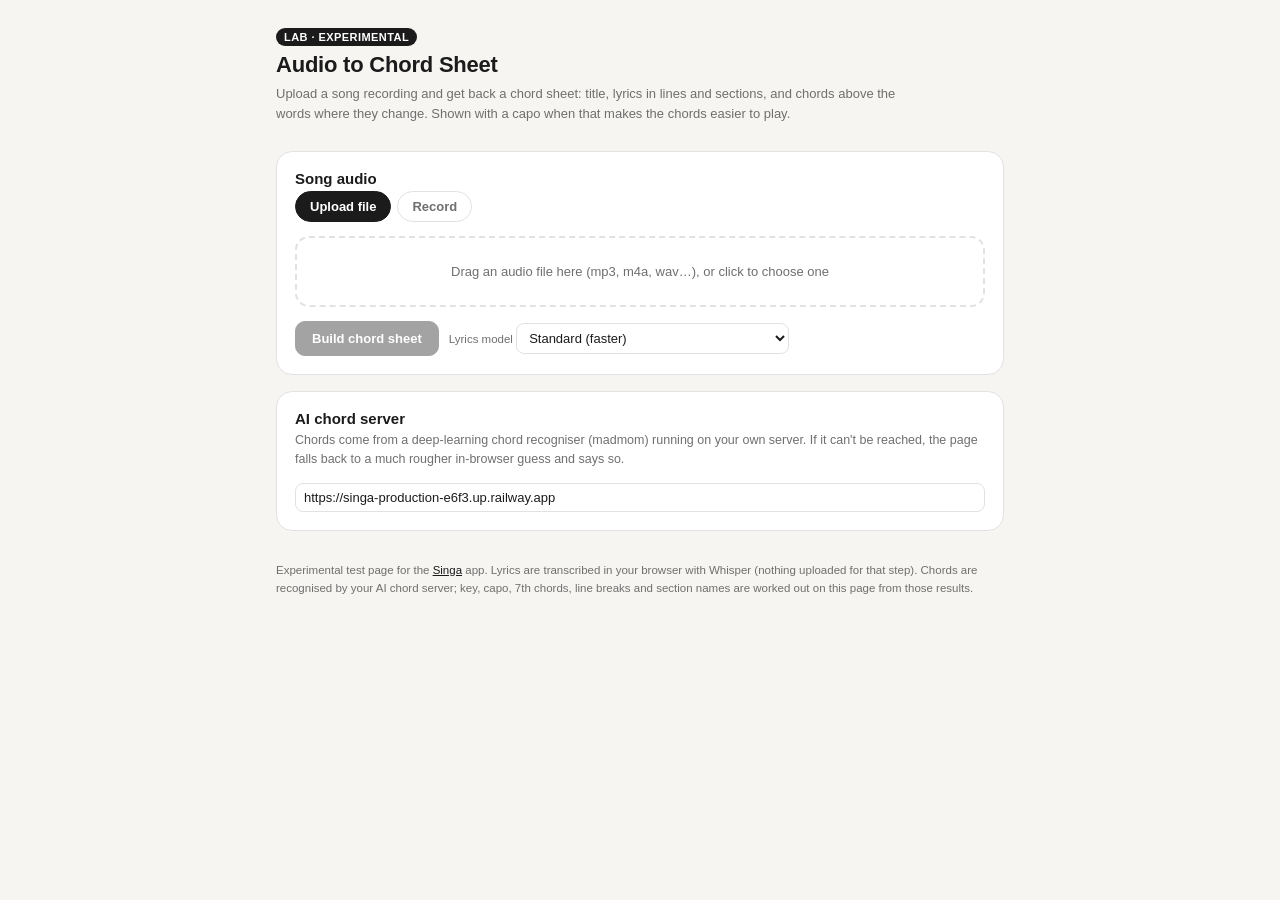
<file: test-analysis.html>
<!DOCTYPE html>
<html lang="en">
<head>
<meta charset="UTF-8">
<meta name="viewport" content="width=device-width, initial-scale=1, viewport-fit=cover">
<title>Singa — Audio to Chord Sheet</title>
<style>
  :root{
    --bg:#f6f5f2; --panel:#ffffff; --ink:#1b1b1b; --sub:#6f6f6f; --line:#e2e2e2;
    --good:#1f7a4d; --warn:#9a6a00; --bad:#b3261e; --chip:#f0efe9;
    --chord:#1b1b1b; --lyric:#8a8a8a;
  }
  *{box-sizing:border-box}
  html,body{margin:0;background:var(--bg);color:var(--ink);font-family:-apple-system,BlinkMacSystemFont,"Segoe UI",Roboto,Helvetica,Arial,sans-serif;}
  body{padding:0 0 60px;}
  .wrap{max-width:760px;margin:0 auto;padding:0 16px;}
  header{padding:28px 16px 12px;}
  header .wrap{display:flex;flex-direction:column;gap:6px;}
  h1{font-size:22px;margin:0;font-weight:700;letter-spacing:-0.01em;}
  .tag{font-size:13px;color:var(--sub);line-height:1.5;max-width:620px;margin:0;}
  .badge{align-self:flex-start;font-size:11px;font-weight:700;letter-spacing:.04em;text-transform:uppercase;background:#1b1b1b;color:#fff;padding:3px 8px;border-radius:20px;}
  .panel{background:var(--panel);border:1px solid var(--line);border-radius:16px;padding:18px;margin-top:16px;}
  .panel h2{font-size:15px;margin:0 0 4px;font-weight:700;}
  .desc{font-size:12.5px;color:var(--sub);margin:0 0 14px;line-height:1.5;}
  .tabs{display:flex;gap:6px;margin-bottom:14px;flex-wrap:wrap;}
  .tab{font-size:13px;font-weight:600;padding:7px 14px;border-radius:20px;border:1px solid var(--line);background:#fff;cursor:pointer;color:var(--sub);}
  .tab.on{background:var(--ink);color:#fff;border-color:var(--ink);}
  .row{display:flex;gap:10px;flex-wrap:wrap;align-items:center;}
  .dropzone{border:2px dashed var(--line);border-radius:14px;padding:26px 16px;text-align:center;cursor:pointer;}
  .dropzone:hover,.dropzone.drag{border-color:var(--ink);background:#fafaf8;}
  .dropzone.filled{border-style:solid;border-color:var(--good);}
  .dropzone p{margin:0;font-size:13px;color:var(--sub);}
  button.btn{font-size:13px;font-weight:600;padding:9px 16px;border-radius:10px;border:1px solid var(--ink);background:var(--ink);color:#fff;cursor:pointer;}
  button.btn.ghost{background:#fff;color:var(--ink);}
  button.btn:disabled{opacity:.4;cursor:default;}
  select,input[type=text]{font-size:13px;font-family:inherit;border:1px solid var(--line);border-radius:8px;padding:6px 8px;background:#fff;color:var(--ink);}
  .hint{font-size:11.5px;color:var(--sub);margin:6px 0 0;line-height:1.5;}
  .hint.bad{color:var(--bad);} .hint.ok{color:var(--good);} .hint.warn{color:var(--warn);}
  audio{width:100%;margin-top:10px;}
  #recDot{width:9px;height:9px;border-radius:50%;background:var(--bad);display:none;}
  #recDot.on{display:inline-block;animation:pulse 1s infinite;}
  @keyframes pulse{0%,100%{opacity:1}50%{opacity:.25}}
  .steps{list-style:none;margin:14px 0 0;padding:0;display:flex;flex-direction:column;gap:6px;font-size:12.5px;}
  .steps li{display:flex;gap:8px;align-items:baseline;color:var(--sub);}
  .steps li .dot{width:8px;height:8px;border-radius:50%;background:var(--line);flex:none;transform:translateY(-1px);}
  .steps li.run{color:var(--ink);} .steps li.run .dot{background:var(--warn);animation:pulse 1s infinite;}
  .steps li.done{color:var(--ink);} .steps li.done .dot{background:var(--good);}
  .steps li.fail{color:var(--bad);} .steps li.fail .dot{background:var(--bad);}
  .steps .detail{color:var(--sub);}

  .sheet{display:none;} .sheet.show{display:block;}
  .sheet-card{background:var(--panel);border:1px solid var(--line);border-radius:16px;padding:26px 24px;margin-top:16px;}
  .titlefield{font-size:26px;font-weight:700;border:none;background:transparent;width:100%;padding:0 0 8px;color:var(--ink);font-family:inherit;border-bottom:1px solid var(--line);}
  .titlefield:focus{outline:none;border-bottom-color:var(--ink);}
  .meta{display:flex;gap:14px;flex-wrap:wrap;align-items:center;font-size:12.5px;color:var(--sub);margin:10px 0 20px;}
  .meta b{color:var(--ink);}
  .body{font-size:16px;line-height:1.45;}
  .section-label{display:block;font-size:13px;font-weight:700;color:var(--ink);margin:22px 0 8px;}
  .section-label:first-child{margin-top:0;}
  .line{display:block;margin-bottom:10px;}
  .word{display:inline-flex;flex-direction:column;vertical-align:bottom;color:var(--lyric);white-space:nowrap;}
  .word .chord{align-self:flex-start;font-size:13px;font-weight:700;color:var(--chord);background:var(--chip);border-radius:4px;padding:0 4px;line-height:17px;margin-bottom:2px;margin-right:4px;user-select:none;-webkit-user-select:none;}
  .word .chord:empty{visibility:hidden;}
  .word .chord:empty::before{content:"\00a0";}
  .instr{display:flex;gap:6px;flex-wrap:wrap;align-items:center;margin:2px 0 12px;}
  .instr .chord{font-size:13px;font-weight:700;background:var(--chip);border-radius:4px;padding:0 6px;line-height:19px;user-select:none;-webkit-user-select:none;}
  .instr .nolyr{font-size:11.5px;color:var(--sub);font-style:italic;}
  details.more{margin-top:14px;}
  details.more summary{cursor:pointer;font-size:12.5px;color:var(--sub);font-weight:600;}
  table{width:100%;border-collapse:collapse;font-size:12px;margin-top:8px;}
  th{text-align:left;color:var(--sub);font-weight:600;padding:4px 6px;border-bottom:1px solid var(--line);}
  td{padding:4px 6px;border-bottom:1px solid #f1f0ec;font-family:ui-monospace,SFMono-Regular,Menlo,Consolas,monospace;}
  pre.raw{font-family:ui-monospace,SFMono-Regular,Menlo,Consolas,monospace;font-size:11.5px;background:#fafaf8;border:1px solid var(--line);border-radius:10px;padding:10px 12px;max-height:240px;overflow:auto;white-space:pre-wrap;margin-top:8px;}
  .note{font-size:11.5px;background:#fff7e6;border:1px solid #f0d9a0;color:#7a5600;border-radius:10px;padding:10px 12px;margin-top:16px;line-height:1.55;}
  footer{max-width:760px;margin:30px auto 0;padding:0 16px;font-size:11.5px;color:var(--sub);line-height:1.6;}
  a{color:var(--ink);}
  @media (max-width:520px){ .sheet-card{padding:20px 16px;} .body{font-size:15px;} }
</style>
</head>
<body>

<header><div class="wrap">
  <span class="badge">Lab · experimental</span>
  <h1>Audio to Chord Sheet</h1>
  <p class="tag">Upload a song recording and get back a chord sheet: title, lyrics in lines and sections, and chords above the words where they change. Shown with a capo when that makes the chords easier to play.</p>
</div></header>

<div class="wrap">

  <div class="panel">
    <h2>Song audio</h2>
    <div class="tabs">
      <div class="tab on" data-audiotab="upload">Upload file</div>
      <div class="tab" data-audiotab="record">Record</div>
    </div>
    <div id="audioUploadTab">
      <div class="dropzone" id="dropzone">
        <p id="dropzoneText">Drag an audio file here (mp3, m4a, wav…), or click to choose one</p>
        <input type="file" id="audioFileInput" accept="audio/*,video/*" hidden>
      </div>
    </div>
    <div id="audioRecordTab" style="display:none">
      <div class="row">
        <button class="btn" id="recBtn">Start recording</button>
        <span id="recDot"></span>
        <span id="recTime" style="font-size:12px;color:var(--sub);">0:00</span>
      </div>
      <p class="hint" id="micHint">Your browser will ask for microphone permission.</p>
    </div>
    <audio id="player" controls style="display:none"></audio>
    <p class="hint" id="audioStatus"></p>

    <div class="row" style="margin-top:14px">
      <button class="btn" id="buildBtn" disabled>Build chord sheet</button>
      <label class="hint" style="margin:0">Lyrics model
        <select id="whisperModel">
          <option value="Xenova/whisper-base.en">Standard (faster)</option>
          <option value="Xenova/whisper-small.en">More accurate (slower, bigger download)</option>
        </select>
      </label>
    </div>
    <ul class="steps" id="steps" style="display:none">
      <li id="st-decode"><span class="dot"></span><span>Read the audio <span class="detail"></span></span></li>
      <li id="st-chords"><span class="dot"></span><span>Recognise chords (AI model) <span class="detail"></span></span></li>
      <li id="st-lyrics"><span class="dot"></span><span>Transcribe lyrics <span class="detail"></span></span></li>
      <li id="st-second"><span class="dot"></span><span>Second listen where no lyrics were heard <span class="detail"></span></span></li>
      <li id="st-sheet"><span class="dot"></span><span>Lay out the chord sheet <span class="detail"></span></span></li>
    </ul>
  </div>

  <div class="sheet" id="sheet">
    <div class="sheet-card">
      <input type="text" class="titlefield" id="titleField" placeholder="Song title">
      <div class="meta">
        <span>Key <b id="keyOut">–</b></span>
        <label>Capo
          <select id="capoSelect"></select>
        </label>
        <span id="shapesOut"></span>
      </div>
      <div class="body" id="bodyOut"></div>
    </div>

    <div class="note" id="caveats"></div>

    <details class="more">
      <summary>Chord timeline (what the AI model heard, second by second)</summary>
      <table><thead><tr><th>Start</th><th>End</th><th>Chord (as played)</th><th>Chord (with capo)</th></tr></thead><tbody id="chordTable"></tbody></table>
    </details>
    <details class="more">
      <summary>Raw lyrics transcript</summary>
      <pre class="raw" id="rawOut"></pre>
    </details>
  </div>

  <div class="panel">
    <h2>AI chord server</h2>
    <p class="desc">Chords come from a deep-learning chord recogniser (madmom) running on your own server. If it can't be reached, the page falls back to a much rougher in-browser guess and says so.</p>
    <input type="text" id="chordServerUrl" value="https://singa-production-e6f3.up.railway.app" style="width:100%">
  </div>

</div>

<footer><div>
  Experimental test page for the <a href="https://udiregev.github.io/SINGA/" target="_blank">Singa</a> app. Lyrics are transcribed in your browser with Whisper (nothing uploaded for that step). Chords are recognised by your AI chord server; key, capo, 7th chords, line breaks and section names are worked out on this page from those results.
</div></footer>

<script type="module">
import { buildSheet, findLyricGaps, acceptGapWords } from './audio-sheet.js?v=3';

const $ = id=>document.getElementById(id);
const esc = s=>String(s==null?'':s).replace(/[&<>"']/g,c=>({'&':'&amp;','<':'&lt;','>':'&gt;','"':'&quot;',"'":'&#39;'}[c]));
const state = { blob:null, fileName:'', id3Title:'', pcm16k:null, duration:0, rawChords:null, chordSource:'', rawWords:null, sheet:null };

// ---------------- steps UI ----------------
function step(id, status, detail){
  const li=$('st-'+id); li.className=status||''; if(detail!=null) li.querySelector('.detail').textContent = detail ? '— '+detail : '';
}

// ---------------- tabs ----------------
document.querySelectorAll('[data-audiotab]').forEach(t=>t.addEventListener('click',()=>{
  document.querySelectorAll('[data-audiotab]').forEach(x=>x.classList.remove('on')); t.classList.add('on');
  $('audioUploadTab').style.display = t.dataset.audiotab==='upload'?'':'none';
  $('audioRecordTab').style.display = t.dataset.audiotab==='record'?'':'none';
}));

// ---------------- upload ----------------
const dz=$('dropzone');
dz.addEventListener('click',()=>$('audioFileInput').click());
dz.addEventListener('dragover',e=>{e.preventDefault();dz.classList.add('drag');});
dz.addEventListener('dragleave',()=>dz.classList.remove('drag'));
dz.addEventListener('drop',e=>{e.preventDefault();dz.classList.remove('drag');const f=e.dataTransfer.files&&e.dataTransfer.files[0]; if(f) loadAudio(f,f.name);});
$('audioFileInput').addEventListener('change',e=>{const f=e.target.files&&e.target.files[0]; if(f) loadAudio(f,f.name);});

// ---------------- record ----------------
let rec=null, recChunks=[], recStream=null, recTimer=null, recT0=0;
$('recBtn').addEventListener('click', async ()=>{
  if(rec && rec.state==='recording'){ rec.stop(); return; }
  try{ recStream = await navigator.mediaDevices.getUserMedia({audio:true}); }
  catch(e){ $('micHint').textContent='Microphone access failed: '+(e.message||e.name)+'. Use "Upload file" instead.'; $('micHint').className='hint bad'; return; }
  recChunks=[]; rec=new MediaRecorder(recStream);
  rec.ondataavailable=e=>{ if(e.data.size) recChunks.push(e.data); };
  rec.onstop=()=>{
    recStream.getTracks().forEach(t=>t.stop()); clearInterval(recTimer);
    $('recBtn').textContent='Start recording'; $('recDot').classList.remove('on');
    const type=rec.mimeType||'audio/webm'; const ext=type.includes('mp4')?'m4a':type.includes('ogg')?'ogg':'webm';
    loadAudio(new Blob(recChunks,{type}), 'recording.'+ext);
  };
  rec.start(); recT0=Date.now(); $('recBtn').textContent='Stop recording'; $('recDot').classList.add('on');
  recTimer=setInterval(()=>{ const s=Math.floor((Date.now()-recT0)/1000); $('recTime').textContent=Math.floor(s/60)+':'+String(s%60).padStart(2,'0'); },250);
});

// ---------------- ID3 title (mp3 tags) ----------------
async function readId3(blob){
  try{
    const head=new Uint8Array(await blob.slice(0,10).arrayBuffer());
    if(String.fromCharCode(head[0],head[1],head[2])!=='ID3') return {};
    const ver=head[3];
    const size=(head[6]<<21)|(head[7]<<14)|(head[8]<<7)|head[9];
    const tag=new Uint8Array(await blob.slice(10,10+size).arrayBuffer());
    const out={}; let p=0;
    const dec=(enc,bytes)=>{
      try{
        if(enc===1||enc===2) return new TextDecoder(enc===1?'utf-16':'utf-16be').decode(bytes).replace(/\0/g,'').trim();
        return new TextDecoder(enc===3?'utf-8':'latin1').decode(bytes).replace(/\0/g,'').trim();
      }catch(_e){ return ''; }
    };
    while(p+10<=tag.length){
      const id=String.fromCharCode(tag[p],tag[p+1],tag[p+2],tag[p+3]);
      if(!/^[A-Z0-9]{4}$/.test(id)) break;
      const fs = ver===4 ? ((tag[p+4]<<21)|(tag[p+5]<<14)|(tag[p+6]<<7)|tag[p+7]) : ((tag[p+4]<<24)|(tag[p+5]<<16)|(tag[p+6]<<8)|tag[p+7]);
      if(fs<=0 || p+10+fs>tag.length) break;
      if(id==='TIT2'||id==='TPE1') out[id]=dec(tag[p+10], tag.slice(p+11,p+10+fs));
      p+=10+fs;
    }
    return { title: out.TIT2||'', artist: out.TPE1||'' };
  }catch(_e){ return {}; }
}
function titleFromFilename(name){
  const base=(name||'Untitled').replace(/\.[^.]+$/,'').replace(/[_]+/g,' ').trim();
  return base.charAt(0).toUpperCase()+base.slice(1);
}
function cleanTitle(t){
  // tags on downloaded files often carry junk like "- Lyrics and Chords" or "(Official Video)"
  return t.replace(/\s*[\(\[][^)\]]*(official|lyric|video|audio|chords?)[^)\]]*[\)\]]/ig,'')
          .replace(/\s*[-–|]\s*(lyrics?( and chords?)?|chords?|official.*|audio)\s*$/i,'')
          .trim();
}

// ---------------- decode ----------------
async function loadAudio(blob, name){
  state.blob=blob; state.fileName=name; state.pcm16k=null; state.rawChords=null; state.rawWords=null;
  $('sheet').classList.remove('show'); $('steps').style.display='none';
  dz.classList.add('filled'); $('dropzoneText').textContent='Loaded: '+name+' ('+Math.round(blob.size/1024)+' KB)';
  const player=$('player'); player.src=URL.createObjectURL(blob); player.style.display='block';
  $('audioStatus').className='hint'; $('audioStatus').textContent='Reading audio…';
  const id3=await readId3(blob);
  state.id3Title = id3.title ? cleanTitle(id3.title) : '';
  try{
    const ctx=new (window.AudioContext||window.webkitAudioContext)();
    const buf=await ctx.decodeAudioData(await blob.arrayBuffer()); ctx.close().catch(()=>{});
    state.duration=buf.duration;
    const off=new OfflineAudioContext(1, Math.max(1,Math.ceil(buf.duration*16000)), 16000);
    const src=off.createBufferSource(); src.buffer=buf; src.connect(off.destination); src.start();
    state.pcm16k=(await off.startRendering()).getChannelData(0).slice();
    $('audioStatus').className='hint ok'; $('audioStatus').textContent='Ready: '+fmtT(buf.duration)+' of audio.';
    $('buildBtn').disabled=false;
  }catch(e){
    $('audioStatus').className='hint bad'; $('audioStatus').textContent='Could not read that file as audio: '+e.message;
    $('buildBtn').disabled=true;
  }
}

// ---------------- chords: AI server ----------------
async function chordsFromServer(){
  const base=$('chordServerUrl').value.trim().replace(/\/+$/,'');
  const form=new FormData(); form.append('file', state.blob, state.fileName||'audio.webm');
  const res=await fetch(base+'/analyze-chords',{method:'POST',body:form});
  if(!res.ok){ let d=''; try{ d=(await res.json()).error||''; }catch(_e){} throw new Error('server answered '+res.status+(d?': '+d:'')); }
  const json=await res.json();
  if(!json.chords || !json.chords.length) throw new Error('server returned no chords');
  return json.chords;
}

// ---------------- chords: rough in-browser fallback ----------------
function goertzel(x,sr,f){const n=x.length,k=Math.round(n*f/sr),w=2*Math.PI*k/n,c=Math.cos(w),s=Math.sin(w),co=2*c;let q1=0,q2=0;for(let i=0;i<n;i++){const q0=co*q1-q2+x[i];q2=q1;q1=q0;}const re=q1-q2*c,im=q2*s;return Math.sqrt(re*re+im*im)/n;}
const NAMES=['C','C#','D','D#','E','F','F#','G','G#','A','A#','B'];
function chordsInBrowser(pcm){
  const sr=16000, win=Math.round(sr*0.5), out=[];
  const tpls=[]; for(let r=0;r<12;r++){ [[0,4,7,':maj'],[0,3,7,':min']].forEach(([a,b,c,q])=>{const v=Array(12).fill(0);[a,b,c].forEach(o=>v[(r+o)%12]=1);tpls.push({label:NAMES[r]+q,v});}); }
  for(let s=0;s+win<=pcm.length;s+=win){
    const x=pcm.subarray(s,s+win), ch=Array(12).fill(0);
    for(let pc=0;pc<12;pc++) for(let m=36+pc;m<=84;m+=12) ch[pc]+=goertzel(x,sr,440*Math.pow(2,(m-69)/12));
    const nrm=Math.hypot(...ch)||1; let best='N',bs=0.5;
    tpls.forEach(t=>{let d=0;for(let i=0;i<12;i++)d+=ch[i]/nrm*t.v[i]/Math.sqrt(3); if(d>bs){bs=d;best=t.label;}});
    out.push({start:s/sr,end:(s+win)/sr,label:best});
  }
  return out;
}

// ---------------- lyrics: Whisper in a Web Worker (keeps the page responsive) ----------------
const WORKER_SRC = `
import { pipeline, env } from 'https://cdn.jsdelivr.net/npm/@xenova/transformers@2.17.2';
env.allowLocalModels = false;
let pipe=null, loaded=null;
self.onmessage = async (e)=>{
  const { pcm, model, chunked } = e.data;
  try{
    if(!pipe || loaded!==model){
      pipe = await pipeline('automatic-speech-recognition', model, { progress_callback: p=>{ if(p && p.status==='progress') self.postMessage({type:'progress', file:p.file, progress:p.progress}); } });
      loaded = model;
    }
    self.postMessage({type:'status', text:'transcribing'});
    const opts = { return_timestamps:'word' };
    if(chunked){ opts.chunk_length_s=30; opts.stride_length_s=5; }
    const out = await pipe(pcm, opts);
    const words = (out.chunks||[]).map(c=>({ text:c.text, start:c.timestamp[0], end:c.timestamp[1] }));
    self.postMessage({type:'done', words, text: out.text});
  }catch(err){ self.postMessage({type:'error', message:String(err && err.message || err)}); }
};`;
let worker=null;
function transcribe(pcm, model, onProgress, chunked=true){
  return new Promise((resolve,reject)=>{
    if(!worker) worker=new Worker(URL.createObjectURL(new Blob([WORKER_SRC],{type:'text/javascript'})),{type:'module'});
    const t0=performance.now();
    worker.onmessage=(e)=>{
      const m=e.data;
      if(m.type==='progress') onProgress('downloading model '+Math.round(m.progress||0)+'%');
      else if(m.type==='status') { onProgress('listening… (this takes a few minutes for a full song)'); }
      else if(m.type==='done') resolve(m);
      else if(m.type==='error') reject(new Error(m.message));
    };
    worker.onerror=(e)=>reject(new Error(e.message||'worker failed'));
    worker.postMessage({ pcm, model, chunked });
  });
}

// ---------------- main ----------------
$('buildBtn').addEventListener('click', async ()=>{
  $('buildBtn').disabled=true; $('sheet').classList.remove('show');
  $('steps').style.display='flex'; ['decode','chords','lyrics','second','sheet'].forEach(s=>step(s,'',''));
  step('decode','done',fmtT(state.duration));

  step('chords','run','sending to the AI server…');
  const chordsP = chordsFromServer().then(c=>{ state.rawChords=c; state.chordSource='ai'; step('chords','done', c.length+' chord changes from the AI model'); })
    .catch(err=>{ state.rawChords=chordsInBrowser(state.pcm16k); state.chordSource='fallback'; step('chords','fail','AI server failed ('+err.message+') — used the rough in-browser guess instead'); });

  step('lyrics','run','starting…');
  state.secondText='';
  const lyricsP = transcribe(state.pcm16k, $('whisperModel').value, d=>step('lyrics','run',d))
    .then(r=>{ state.rawWords=r.words; state.rawText=r.text; step('lyrics','done', r.words.length+' words'); })
    .catch(err=>{ state.rawWords=[]; state.rawText=''; step('lyrics','fail', err.message); });

  await Promise.all([chordsP, lyricsP]);

  // Second listen: re-run Whisper on just the stretches where chords were
  // playing but no words came back. Starting the clip right where the music
  // is, instead of after a long instrumental lead-in, is often enough for it
  // to catch the singing it missed the first time.
  state.unheard=[];
  const gaps = (state.rawWords && state.rawWords.length) ? findLyricGaps(state.rawWords, state.rawChords) : [];
  if(!gaps.length){ step('second','done', state.rawWords && state.rawWords.length ? 'nothing missing' : 'skipped (no transcript)'); }
  else{
    let found=0;
    for(let i=0;i<gaps.length;i++){
      const g=gaps[i];
      step('second','run','clip '+(i+1)+' of '+gaps.length+' ('+fmtT(g.start)+'–'+fmtT(g.end)+')');
      const clipStart=Math.max(0,g.start-0.5), clipEnd=Math.min(state.duration,g.end+0.5);
      const clip=state.pcm16k.slice(Math.round(clipStart*16000), Math.round(clipEnd*16000));
      try{
        const r=await transcribe(clip, $('whisperModel').value, ()=>{}, false);
        const shifted=(r.words||[]).map(w=>({ text:w.text, start:w.start==null?null:w.start+clipStart, end:w.end==null?null:w.end+clipStart }));
        const keep=acceptGapWords(shifted, g, clipStart);
        if(keep.length){ state.rawWords=state.rawWords.concat(keep); found+=keep.length; state.secondText=(state.secondText||'')+fmtT(g.start)+'  '+keep.map(w=>w.text).join(' ')+'\n'; }
        else state.unheard.push(g);
      }catch(_e){ state.unheard.push(g); }
    }
    step('second','done', found ? 'found '+found+' more words in '+(gaps.length-state.unheard.length)+' of '+gaps.length+' gaps' : 'still no lyrics heard in '+gaps.length+' gap'+(gaps.length>1?'s':''));
  }

  step('sheet','run','');
  try{
    render(null);
    step('sheet','done','');
  }catch(e){ step('sheet','fail', e.message); console.error(e); }
  $('buildBtn').disabled=false;
});

$('capoSelect').addEventListener('change', ()=>render(+$('capoSelect').value));

function render(capo){
  const sheet = buildSheet(state.rawChords||[], state.rawWords||[], capo==null?{}:{capo});
  state.sheet = sheet;
  window.__singaSheet = sheet; // handy for debugging in the console
  $('titleField').value = $('titleField').value && capo!=null ? $('titleField').value : (state.id3Title || titleFromFilename(state.fileName));
  $('keyOut').textContent = sheet.key;
  if(capo==null){
    $('capoSelect').innerHTML = Array.from({length:8},(_,c)=>`<option value="${c}">${c===0?'None':c}</option>`).join('');
    $('capoSelect').value = String(sheet.capo);
  }
  $('shapesOut').textContent = sheet.capo ? 'play '+sheet.shapesKey+' shapes' : '';

  const unheard = (span)=> span && (state.unheard||[]).some(g=> g.start < span[1] && g.end > span[0]);
  const chips = (list, span)=> list.map(c=>`<span class="chord">${esc(c)}</span>`).join('') + (unheard(span) ? '<span class="nolyr">no lyrics heard here, even on a second listen</span>' : '');
  let html='';
  if(sheet.instrumentalIntro.length) html += `<span class="section-label">Intro</span><div class="instr">${chips(sheet.instrumentalIntro, sheet.instrumentalIntroSpan)}</div>`;
  sheet.sections.forEach(sec=>{
    html += `<span class="section-label">${esc(sec.label)}</span>`;
    sec.lines.forEach(ln=>{
      // chords that change on the held last note go at the end of the line, above a blank
      const tail = (ln.tailChords||[]).map(c=>`<span class="word"><span class="chord">${esc(c)}</span><span class="w">&nbsp;</span></span>`).join(' ');
      html += `<span class="line">` + ln.words.map(w=>`<span class="word"><span class="chord">${w.chord?esc(w.chord):''}</span><span class="w">${esc(w.text)}</span></span>`).join(' ') + (tail?' '+tail:'') + `</span>`;
      if(ln.instrumentalAfter.length) html += `<div class="instr">${chips(ln.instrumentalAfter, ln.instrumentalSpan)}</div>`;
    });
  });
  if(!sheet.sections.length) html += '<p class="hint">No lyrics were transcribed, so only the chords are shown below.</p>';
  $('bodyOut').innerHTML = html;

  $('chordTable').innerHTML = sheet.chordTimeline.map(c=>`<tr><td>${fmtT(c.start)}</td><td>${fmtT(c.end)}</td><td>${esc(c.concert)}</td><td>${esc(c.shown)}</td></tr>`).join('');
  $('rawOut').textContent = (state.rawText || '(no transcript)') + ((state.secondText||'') ? '\n\n[second listen]\n'+state.secondText : '');

  const notes=[];
  if(state.chordSource==='fallback') notes.push('<b>The AI chord server could not be reached</b>, so these chords are a rough in-browser guess and will be much less accurate.');
  notes.push('Lyrics are transcribed by AI and can mishear words. Where chords were playing but no words came back, the page listens to that stretch a second time; anything still not heard is marked. Click the title to edit it.');
  notes.push('The AI model hears major and minor chords only. A major chord on the 3rd, 6th or 7th note of the key is shown as a 7th chord (for example B7 in G), because that is almost always how it is used. Where repeated lines were heard with a major chord one time and its relative minor another time (G vs Em), the more common one is used for all repeats.');
  notes.push('Section names (Verse, Chorus, Pre-chorus, Bridge) are worked out from which lyrics repeat and where the chords change.');
  $('caveats').innerHTML = notes.join('<br><br>');
  $('sheet').classList.add('show');
}


function fmtT(t){ if(t==null||isNaN(t)) return '–'; const m=Math.floor(t/60), s=Math.floor(t%60); return m+':'+String(s).padStart(2,'0'); }
</script>
</body>
</html>
</file>
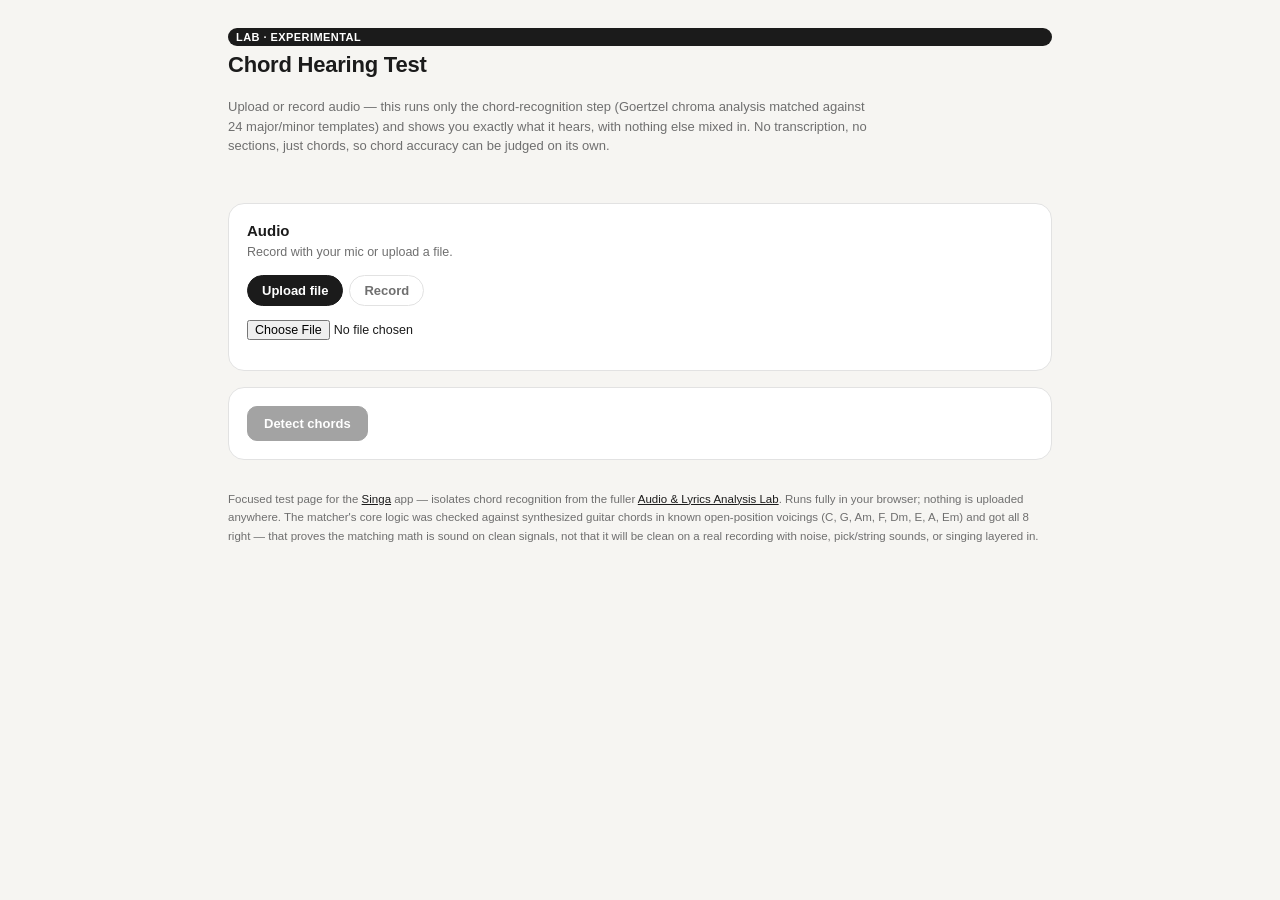
<file: test-chords.html>
<!DOCTYPE html>
<html lang="en">
<head>
<meta charset="UTF-8">
<meta name="viewport" content="width=device-width, initial-scale=1, viewport-fit=cover">
<title>Singa — Chord Hearing Test</title>
<style>
  :root{
    --bg:#f6f5f2; --panel:#ffffff; --ink:#1b1b1b; --sub:#6f6f6f; --line:#e2e2e2;
    --good:#1f7a4d; --warn:#9a6a00; --bad:#b3261e; --chip:#f0efe9; --chord:#8a5cff;
  }
  *{box-sizing:border-box}
  html,body{margin:0;background:var(--bg);color:var(--ink);font-family:-apple-system,BlinkMacSystemFont,"Segoe UI",Roboto,Helvetica,Arial,sans-serif;}
  body{padding:0 0 60px;}
  .wrap{max-width:860px;margin:0 auto;padding:0 18px;}
  header{padding:28px 18px 18px;}
  header .wrap{display:flex;flex-direction:column;gap:6px;}
  h1{font-size:22px;margin:0;font-weight:700;letter-spacing:-0.01em;}
  .tag{font-size:13px;color:var(--sub);line-height:1.5;max-width:640px;}
  .badge{display:inline-flex;align-items:center;gap:6px;font-size:11px;font-weight:700;letter-spacing:.04em;text-transform:uppercase;background:#1b1b1b;color:#fff;padding:3px 8px;border-radius:20px;}
  .panel{background:var(--panel);border:1px solid var(--line);border-radius:16px;padding:18px;margin-top:16px;}
  .panel h2{font-size:15px;margin:0 0 4px;font-weight:700;}
  .panel .desc{font-size:12.5px;color:var(--sub);margin:0 0 14px;line-height:1.5;}
  .tabs{display:flex;gap:6px;margin-bottom:14px;flex-wrap:wrap;}
  .tab{font-size:13px;font-weight:600;padding:7px 14px;border-radius:20px;border:1px solid var(--line);background:#fff;cursor:pointer;color:var(--sub);}
  .tab.on{background:var(--ink);color:#fff;border-color:var(--ink);}
  .row{display:flex;gap:10px;flex-wrap:wrap;align-items:center;}
  button.btn{font-size:13px;font-weight:600;padding:9px 16px;border-radius:10px;border:1px solid var(--ink);background:var(--ink);color:#fff;cursor:pointer;}
  button.btn.ghost{background:#fff;color:var(--ink);}
  button.btn:disabled{opacity:.4;cursor:default;}
  input[type=file]{font-size:12.5px;}
  .hint{font-size:11.5px;color:var(--sub);margin-top:6px;line-height:1.5;}
  .hint.bad{color:var(--bad);}
  audio{width:100%;margin-top:10px;}
  #recDot{width:9px;height:9px;border-radius:50%;background:var(--bad);display:none;}
  #recDot.on{display:inline-block;animation:pulse 1s infinite;}
  @keyframes pulse{0%,100%{opacity:1}50%{opacity:.25}}
  #levelBar{height:6px;border-radius:4px;background:var(--chip);overflow:hidden;flex:1;min-width:80px;}
  #levelFill{height:100%;width:0%;background:var(--ink);transition:width .08s linear;}
  .log{font-family:ui-monospace,SFMono-Regular,Menlo,Consolas,monospace;font-size:11.5px;background:#111;color:#d7d7d2;border-radius:10px;padding:12px;max-height:180px;overflow-y:auto;white-space:pre-wrap;line-height:1.6;}
  .log .err{color:#ff8a7a;}
  .log .ok{color:#8fe3a8;}
  .results{display:none;}
  .results.show{display:block;}
  .sec-caveat{font-size:11.5px;background:#fff7e6;border:1px solid #f0d9a0;color:#7a5600;border-radius:10px;padding:10px 12px;margin-bottom:14px;line-height:1.5;}
  table{width:100%;border-collapse:collapse;font-size:12.5px;}
  table th{text-align:left;color:var(--sub);font-weight:600;padding:4px 8px;border-bottom:1px solid var(--line);}
  table td{padding:5px 8px;border-bottom:1px solid #f1f0ec;font-family:ui-monospace,SFMono-Regular,Menlo,Consolas,monospace;}
  .chordpill{background:var(--chip);border-radius:6px;padding:2px 7px;font-weight:700;color:var(--chord);}
  .timeline{display:flex;height:40px;border-radius:8px;overflow:hidden;margin:10px 0 4px;border:1px solid var(--line);}
  .timeline .seg{display:flex;align-items:center;justify-content:center;font-size:10.5px;font-weight:700;color:#fff;background:#1b1b1b;border-right:1px solid rgba(255,255,255,.25);overflow:hidden;white-space:nowrap;}
  .timeline .seg.N{background:#cfcdc6;color:#6f6f6f;}
  footer{max-width:860px;margin:30px auto 0;padding:0 18px;font-size:11.5px;color:var(--sub);line-height:1.6;}
  a{color:var(--ink);}
</style>
</head>
<body>

<header><div class="wrap">
  <span class="badge">Lab · experimental</span>
  <h1>Chord Hearing Test</h1>
  <p class="tag">Upload or record audio — this runs only the chord-recognition step (Goertzel chroma analysis matched against 24 major/minor templates) and shows you exactly what it hears, with nothing else mixed in. No transcription, no sections, just chords, so chord accuracy can be judged on its own.</p>
</div></header>

<div class="wrap">

  <div class="panel" id="audioPanel">
    <h2>Audio</h2>
    <p class="desc">Record with your mic or upload a file.</p>
    <div class="tabs">
      <div class="tab on" data-audiotab="upload">Upload file</div>
      <div class="tab" data-audiotab="record">Record</div>
    </div>
    <div id="audioUploadTab">
      <input type="file" id="audioFileInput" accept="audio/*,video/*">
    </div>
    <div id="audioRecordTab" style="display:none">
      <div class="row">
        <button class="btn" id="recBtn">Start recording</button>
        <span id="recDot"></span>
        <div id="levelBar"><div id="levelFill"></div></div>
        <span id="recTime" style="font-size:12px;color:var(--sub);min-width:40px;">0:00</span>
      </div>
      <p class="hint" id="micHint">Real getUserMedia mic request, same as any web app.</p>
    </div>
    <audio id="player" controls style="display:none"></audio>
    <p class="hint" id="audioStatus"></p>
  </div>

  <div class="panel">
    <div class="row">
      <button class="btn" id="analyzeBtn" disabled>Detect chords</button>
      <span id="analyzeStatus" style="font-size:12.5px;color:var(--sub)"></span>
    </div>
    <div class="log" id="log" style="display:none;margin-top:12px"></div>
  </div>

  <div class="results" id="results">
    <div class="panel">
      <h2>Chord timeline</h2>
      <div class="sec-caveat">Chroma-based template matching (major/minor triads only). Verified against clean synthesized guitar chords (8/8 correct — see note below), but real recordings add mic noise, overtones, and — if there's singing at the same time — vocal harmonics the matcher can mistake for extra notes. Expect more noise the more is layered on top of the guitar.</div>
      <div class="timeline" id="chordStrip"></div>
      <div style="max-height:260px;overflow-y:auto;margin-top:10px">
        <table>
          <thead><tr><th>Start</th><th>End</th><th>Duration</th><th>Chord</th><th>Confidence</th></tr></thead>
          <tbody id="chordTableBody"></tbody>
        </table>
      </div>
    </div>
  </div>

</div>

<footer><div>
  Focused test page for the <a href="https://udiregev.github.io/SINGA/" target="_blank">Singa</a> app — isolates chord recognition from the fuller <a href="https://udiregev.github.io/SINGA/test-analysis.html" target="_blank">Audio &amp; Lyrics Analysis Lab</a>. Runs fully in your browser; nothing is uploaded anywhere. The matcher's core logic was checked against synthesized guitar chords in known open-position voicings (C, G, Am, F, Dm, E, A, Em) and got all 8 right — that proves the matching math is sound on clean signals, not that it will be clean on a real recording with noise, pick/string sounds, or singing layered in.
</div></footer>

<script type="module">
const $ = (id)=>document.getElementById(id);
const logEl = $('log');
function log(msg, cls){
  logEl.style.display='block';
  const line = document.createElement('div');
  if(cls) line.className = cls;
  line.textContent = msg;
  logEl.appendChild(line);
  logEl.scrollTop = logEl.scrollHeight;
}

let audioBlob=null, pcm16k=null, audioDuration=0;

// ============================================================
// TABS
// ============================================================
document.querySelectorAll('[data-audiotab]').forEach(t=>t.addEventListener('click', ()=>{
  document.querySelectorAll('[data-audiotab]').forEach(x=>x.classList.remove('on'));
  t.classList.add('on');
  const mode = t.dataset.audiotab;
  $('audioRecordTab').style.display = mode==='record' ? '' : 'none';
  $('audioUploadTab').style.display = mode==='upload' ? '' : 'none';
}));

// ============================================================
// AUDIO INPUT — real getUserMedia recording or file upload
// ============================================================
let micStream=null, mediaRecorder=null, recChunks=[], recStartedAt=0, recTimer=null, meterRaf=null;

$('recBtn').addEventListener('click', ()=>{
  if(mediaRecorder && mediaRecorder.state==='recording') stopRecording(); else startRecording();
});

async function startRecording(){
  try{
    micStream = await navigator.mediaDevices.getUserMedia({ audio:true });
  }catch(e){
    $('micHint').textContent = 'Microphone access failed: '+(e.message||e.name)+'. Use "Upload file" instead.';
    $('micHint').className = 'hint bad';
    return;
  }
  recChunks = [];
  let mimeType = 'audio/webm';
  if(!MediaRecorder.isTypeSupported(mimeType)) mimeType = '';
  mediaRecorder = mimeType ? new MediaRecorder(micStream,{mimeType}) : new MediaRecorder(micStream);
  mediaRecorder.ondataavailable = e=>{ if(e.data && e.data.size>0) recChunks.push(e.data); };
  mediaRecorder.onstop = ()=>{
    const blob = new Blob(recChunks, { type: mediaRecorder.mimeType || 'audio/webm' });
    micStream.getTracks().forEach(t=>t.stop());
    micStream=null;
    loadAudioBlob(blob, 'recording');
  };
  mediaRecorder.start();
  recStartedAt = Date.now();
  $('recBtn').textContent = 'Stop recording';
  $('recDot').classList.add('on');
  recTimer = setInterval(()=>{
    const s = Math.floor((Date.now()-recStartedAt)/1000);
    $('recTime').textContent = Math.floor(s/60)+':'+String(s%60).padStart(2,'0');
  }, 250);
  startMeter(micStream);
}
function stopRecording(){
  if(mediaRecorder && mediaRecorder.state!=='inactive') mediaRecorder.stop();
  $('recBtn').textContent = 'Start recording';
  $('recDot').classList.remove('on');
  clearInterval(recTimer);
  cancelAnimationFrame(meterRaf);
  $('levelFill').style.width='0%';
}
function startMeter(stream){
  const ctx = new (window.AudioContext||window.webkitAudioContext)();
  const src = ctx.createMediaStreamSource(stream);
  const analyser = ctx.createAnalyser(); analyser.fftSize=256;
  src.connect(analyser);
  const data = new Uint8Array(analyser.frequencyBinCount);
  function tick(){
    analyser.getByteTimeDomainData(data);
    let sum=0; for(let i=0;i<data.length;i++){ const v=(data[i]-128)/128; sum+=v*v; }
    const rms = Math.sqrt(sum/data.length);
    $('levelFill').style.width = Math.min(100, rms*300)+'%';
    if(mediaRecorder && mediaRecorder.state==='recording'){ meterRaf = requestAnimationFrame(tick); }
    else { ctx.close().catch(()=>{}); }
  }
  tick();
}

$('audioFileInput').addEventListener('change', (e)=>{
  const f = e.target.files && e.target.files[0];
  if(f) loadAudioBlob(f, f.name);
});

function loadAudioBlob(blob, name){
  audioBlob = blob;
  const url = URL.createObjectURL(blob);
  const player = $('player');
  player.src = url; player.style.display='block';
  $('audioStatus').textContent = 'Loaded "'+name+'" ('+Math.round(blob.size/1024)+' KB). Decoding…';
  $('analyzeBtn').disabled = true;
  decodeAudio(blob);
}

async function decodeAudio(blob){
  try{
    const arrBuf = await blob.arrayBuffer();
    const ctx = new (window.AudioContext||window.webkitAudioContext)();
    const buf = await ctx.decodeAudioData(arrBuf.slice(0));
    ctx.close().catch(()=>{});
    audioDuration = buf.duration;
    $('audioStatus').textContent = 'Decoded: '+buf.duration.toFixed(1)+'s, '+buf.sampleRate+'Hz, '+buf.numberOfChannels+'ch. Ready to detect chords.';
    pcm16k = await resampleTo16kMono(buf);
    $('analyzeBtn').disabled = false;
  }catch(e){
    $('audioStatus').textContent = 'Could not decode that file as audio: '+e.message;
    $('audioStatus').className = 'hint bad';
  }
}

function resampleTo16kMono(audioBuffer){
  const targetRate = 16000;
  const len = Math.max(1, Math.ceil(audioBuffer.duration*targetRate));
  const offline = new OfflineAudioContext(1, len, targetRate);
  const src = offline.createBufferSource();
  src.buffer = audioBuffer; src.connect(offline.destination); src.start();
  return offline.startRendering().then(rendered=>rendered.getChannelData(0).slice());
}

// ============================================================
// CHORD RECOGNITION — Goertzel chroma + major/minor templates.
// Same matching math as the Audio & Lyrics Analysis Lab, checked
// against synthesized guitar chords (see footer note) — plus a
// stronger smoothing pass here to cut flicker on real recordings.
// ============================================================
function goertzelMag(samples, sampleRate, targetFreq){
  const n = samples.length;
  const k = Math.round(n * targetFreq / sampleRate);
  const w = (2*Math.PI/n)*k;
  const cosine = Math.cos(w), sine = Math.sin(w), coeff = 2*cosine;
  let q0=0,q1=0,q2=0;
  for(let i=0;i<n;i++){ q0 = coeff*q1 - q2 + samples[i]; q2=q1; q1=q0; }
  const real = q1 - q2*cosine, imag = q2*sine;
  return Math.sqrt(real*real + imag*imag) / n;
}
function noteFreq(midi){ return 440 * Math.pow(2, (midi-69)/12); }
const PC_MIDI_RANGE = [];
for(let pc=0; pc<12; pc++){
  const notes = [];
  for(let m=36+pc; m<=84; m+=12) notes.push(m);
  PC_MIDI_RANGE.push(notes);
}
function chromaVector(samples, sampleRate){
  const v = new Array(12).fill(0);
  for(let pc=0; pc<12; pc++){
    let sum=0;
    PC_MIDI_RANGE[pc].forEach(m=>{ sum += goertzelMag(samples, sampleRate, noteFreq(m)); });
    v[pc] = sum;
  }
  const norm = Math.sqrt(v.reduce((a,x)=>a+x*x,0)) || 1;
  return v.map(x=>x/norm);
}
const PC_NAMES = ['C','C#','D','D#','E','F','F#','G','G#','A','A#','B'];
function buildChordTemplates(){
  const templates = [];
  const majorOffsets=[0,4,7], minorOffsets=[0,3,7];
  for(let root=0; root<12; root++){
    [['',majorOffsets],['m',minorOffsets]].forEach(([suffix,offs])=>{
      const t = new Array(12).fill(0);
      offs.forEach(o=>{ t[(root+o)%12] = 1; });
      const norm = Math.sqrt(t.reduce((a,x)=>a+x*x,0));
      templates.push({ label: PC_NAMES[root]+suffix, vec: t.map(x=>x/norm) });
    });
  }
  return templates;
}
const CHORD_TEMPLATES = buildChordTemplates();
function matchChord(chroma){
  let best=null, bestScore=-1;
  CHORD_TEMPLATES.forEach(t=>{
    let dot=0; for(let i=0;i<12;i++) dot += chroma[i]*t.vec[i];
    if(dot>bestScore){ bestScore=dot; best=t.label; }
  });
  return { label: bestScore>0.45?best:'N', conf: bestScore };
}

function analyzeChords(pcm, sampleRate){
  const winSize = Math.round(sampleRate*0.18); // ~180ms windows
  const hop = winSize;
  const rawChords = [];
  for(let start=0; start+winSize<=pcm.length; start+=hop){
    const win = pcm.subarray(start, start+winSize);
    const t = start/sampleRate;
    const chroma = chromaVector(win, sampleRate);
    const m = matchChord(chroma);
    rawChords.push({ t, label:m.label, conf:m.conf });
  }
  // Wider majority-vote smoothing (~2s window instead of ~0.9s) to cut
  // flicker — real guitar chords rarely change faster than once a second.
  const smoothed = rawChords.map((c,i)=>{
    const lo=Math.max(0,i-5), hi=Math.min(rawChords.length-1,i+5);
    const counts = {};
    for(let j=lo;j<=hi;j++) counts[rawChords[j].label]=(counts[rawChords[j].label]||0)+1;
    let bestLabel=c.label, bestCount=0;
    Object.keys(counts).forEach(k=>{ if(counts[k]>bestCount){ bestCount=counts[k]; bestLabel=k; } });
    return { t:c.t, label:bestLabel, conf:c.conf };
  });
  let segments = [];
  smoothed.forEach((c,i)=>{
    const prev = segments[segments.length-1];
    if(prev && prev.label===c.label){ prev.end = c.t+0.18; prev.confs.push(c.conf); }
    else segments.push({ start:c.t, end:c.t+0.18, label:c.label, confs:[c.conf] });
  });
  // Second pass: absorb any segment shorter than 0.5s into its longer
  // neighbor — a blip that short is noise, not a real chord change.
  const MIN_HOLD = 0.5;
  let changed = true;
  while(changed && segments.length>1){
    changed = false;
    for(let i=0;i<segments.length;i++){
      const s = segments[i];
      if((s.end-s.start) < MIN_HOLD){
        const prev = segments[i-1], next = segments[i+1];
        const prevLen = prev ? prev.end-prev.start : -1;
        const nextLen = next ? next.end-next.start : -1;
        if(prevLen>=nextLen && prev){ prev.end = s.end; prev.confs.push(...s.confs); segments.splice(i,1); }
        else if(next){ next.start = s.start; next.confs.unshift(...s.confs); segments.splice(i,1); }
        else break;
        changed = true;
        break;
      }
    }
  }
  // Re-merge any now-adjacent same-label segments left over from absorption.
  const final = [];
  segments.forEach(s=>{
    const prev = final[final.length-1];
    if(prev && prev.label===s.label){ prev.end=s.end; prev.confs.push(...s.confs); }
    else final.push(s);
  });
  return final.map(s=>({
    start:s.start, end:s.end, label:s.label, conf: s.confs.reduce((a,b)=>a+b,0)/s.confs.length
  }));
}

// ============================================================
// MAIN
// ============================================================
$('analyzeBtn').addEventListener('click', ()=>{
  $('analyzeBtn').disabled = true;
  $('results').classList.remove('show');
  logEl.innerHTML=''; logEl.style.display='none';
  $('analyzeStatus').textContent = 'Working…';
  log('Running chord detection on the decoded audio…');
  const chords = analyzeChords(pcm16k, 16000);
  log('Found '+chords.length+' chord segments after smoothing.', 'ok');
  renderChords(chords);
  $('analyzeBtn').disabled = false;
  $('analyzeStatus').textContent = '';
  $('results').classList.add('show');
});

function fmtT(t){ const m=Math.floor(t/60), s=(t%60).toFixed(1); return m+':'+String(s).padStart(4,'0'); }

function renderChords(chords){
  $('chordTableBody').innerHTML = chords.map(c=>`
    <tr><td>${fmtT(c.start)}</td><td>${fmtT(c.end)}</td><td>${(c.end-c.start).toFixed(1)}s</td><td><span class="chordpill">${c.label}</span></td><td>${(c.conf*100).toFixed(0)}%</td></tr>
  `).join('');
  const total = audioDuration || (chords.length ? chords[chords.length-1].end : 1);
  $('chordStrip').innerHTML = chords.map(c=>{
    const widthPct = Math.max(0.3, (c.end-c.start)/total*100);
    return `<div class="seg ${c.label==='N'?'N':''}" style="width:${widthPct}%">${c.label}</div>`;
  }).join('');
}
</script>
</body>
</html>
</file>
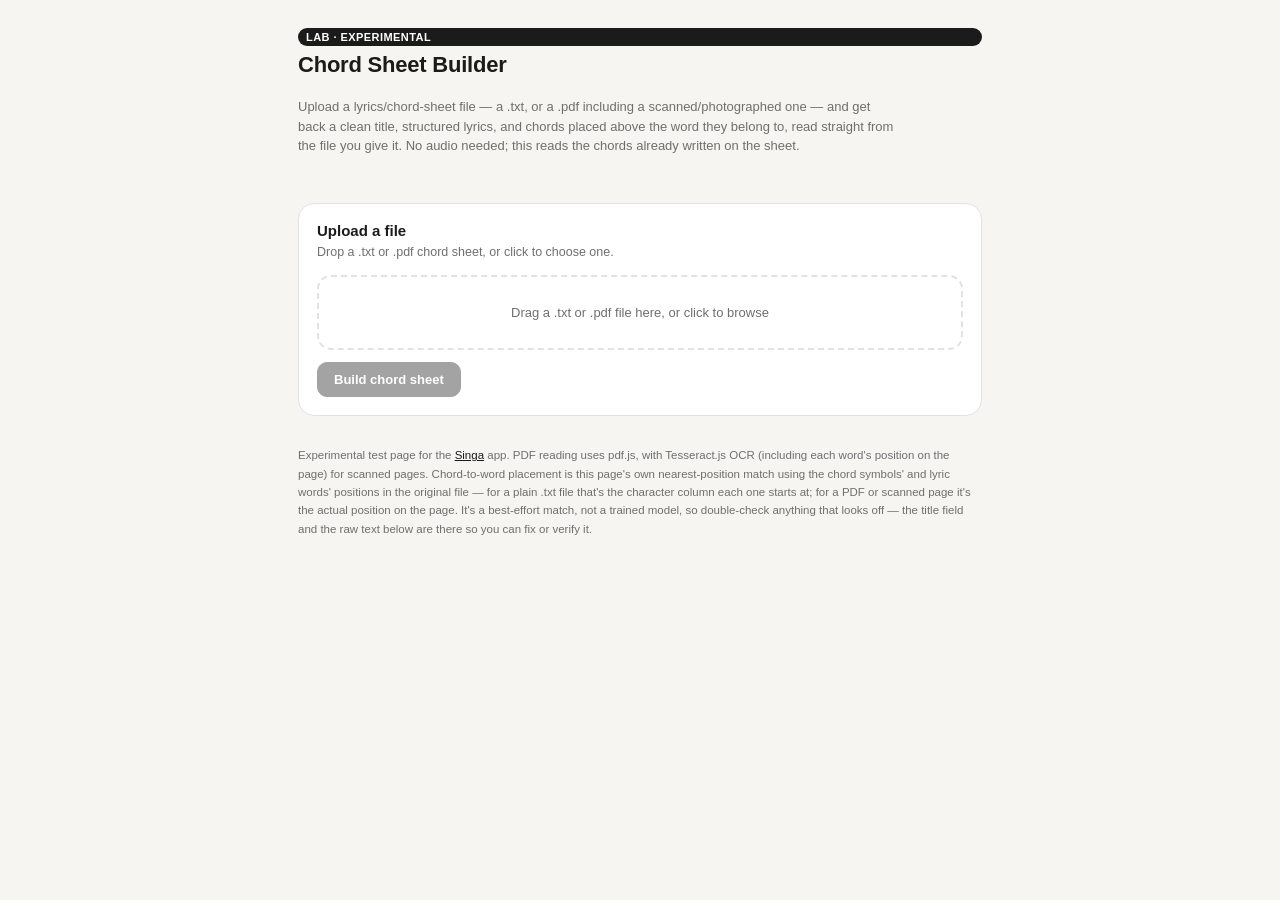
<file: test-chordsheet.html>
<!DOCTYPE html>
<html lang="en">
<head>
<meta charset="UTF-8">
<meta name="viewport" content="width=device-width, initial-scale=1, viewport-fit=cover">
<title>Singa — Chord Sheet Builder</title>
<style>
  :root{
    --bg:#f6f5f2; --panel:#ffffff; --ink:#1b1b1b; --sub:#6f6f6f; --line:#e2e2e2;
    --good:#1f7a4d; --warn:#9a6a00; --bad:#b3261e; --chip:#f0efe9;
    --chord:#1b1b1b; --lyric:#9a9a9a;
  }
  *{box-sizing:border-box}
  html,body{margin:0;background:var(--bg);color:var(--ink);font-family:-apple-system,BlinkMacSystemFont,"Segoe UI",Roboto,Helvetica,Arial,sans-serif;}
  body{padding:0 0 60px;}
  .wrap{max-width:720px;margin:0 auto;padding:0 18px;}
  header{padding:28px 18px 18px;}
  header .wrap{display:flex;flex-direction:column;gap:6px;}
  h1{font-size:22px;margin:0;font-weight:700;letter-spacing:-0.01em;}
  .tag{font-size:13px;color:var(--sub);line-height:1.5;max-width:600px;}
  .badge{display:inline-flex;align-items:center;gap:6px;font-size:11px;font-weight:700;letter-spacing:.04em;text-transform:uppercase;background:#1b1b1b;color:#fff;padding:3px 8px;border-radius:20px;}
  .panel{background:var(--panel);border:1px solid var(--line);border-radius:16px;padding:18px;margin-top:16px;}
  .panel h2{font-size:15px;margin:0 0 4px;font-weight:700;}
  .panel .desc{font-size:12.5px;color:var(--sub);margin:0 0 14px;line-height:1.5;}
  .row{display:flex;gap:10px;flex-wrap:wrap;align-items:center;}
  .dropzone{border:2px dashed var(--line);border-radius:14px;padding:28px 18px;text-align:center;cursor:pointer;transition:border-color .15s,background .15s;}
  .dropzone:hover,.dropzone.drag{border-color:var(--ink);background:#fafaf8;}
  .dropzone p{margin:0;font-size:13px;color:var(--sub);}
  .dropzone input{display:none;}
  .dropzone.filled{border-style:solid;border-color:var(--good);}
  button.btn{font-size:13px;font-weight:600;padding:9px 16px;border-radius:10px;border:1px solid var(--ink);background:var(--ink);color:#fff;cursor:pointer;}
  button.btn.ghost{background:#fff;color:var(--ink);}
  button.btn:disabled{opacity:.4;cursor:default;}
  .hint{font-size:11.5px;color:var(--sub);margin-top:6px;line-height:1.5;}
  .hint.warn{color:var(--warn);}
  .hint.bad{color:var(--bad);}
  .hint.ok{color:var(--good);}
  .log{font-family:ui-monospace,SFMono-Regular,Menlo,Consolas,monospace;font-size:11.5px;background:#111;color:#d7d7d2;border-radius:10px;padding:12px;max-height:180px;overflow-y:auto;white-space:pre-wrap;line-height:1.6;margin-top:12px;}
  .log .err{color:#ff8a7a;}
  .log .ok{color:#8fe3a8;}

  .sheet{display:none;}
  .sheet.show{display:block;}
  .sheet-card{background:var(--panel);border:1px solid var(--line);border-radius:16px;padding:28px 26px;margin-top:16px;}
  .titlefield{font-size:26px;font-weight:700;border:none;background:transparent;width:100%;padding:0 0 10px;color:var(--ink);font-family:inherit;border-bottom:1px solid var(--line);margin-bottom:18px;}
  .titlefield:focus{outline:none;border-bottom-color:var(--ink);}
  .body-structured{font-size:17px;line-height:1.5;}
  .section-label{display:block;font-size:11px;font-weight:700;letter-spacing:.08em;text-transform:uppercase;color:var(--sub);margin:22px 0 6px;}
  .section-label:first-child{margin-top:0;}
  .couplet{display:block;margin-bottom:14px;}
  .word{display:inline-flex;flex-direction:column;vertical-align:bottom;color:var(--lyric);font-weight:400;white-space:nowrap;}
  .word .chord{align-self:flex-start;font-size:14px;font-weight:700;color:var(--chord);white-space:nowrap;margin-right:6px;user-select:none;-webkit-user-select:none;}
  .word .chord:empty{visibility:hidden;}
  .word .chord:empty::before{content:"\00a0";}
  .artistline{font-size:13px;color:var(--sub);margin:-10px 0 18px;}
  .standalone-chords{display:block;font-weight:700;color:var(--chord);margin-bottom:16px;letter-spacing:.02em;}
  details.rawbox{margin-top:16px;}
  details.rawbox summary{cursor:pointer;font-size:12.5px;color:var(--sub);font-weight:600;}
  pre.rawtext{font-family:ui-monospace,SFMono-Regular,Menlo,Consolas,monospace;font-size:11.5px;background:#fafaf8;border:1px solid var(--line);border-radius:10px;padding:10px 12px;max-height:220px;overflow:auto;white-space:pre-wrap;margin-top:8px;}
  footer{max-width:720px;margin:30px auto 0;padding:0 18px;font-size:11.5px;color:var(--sub);line-height:1.6;}
  a{color:var(--ink);}
</style>
</head>
<body>

<header><div class="wrap">
  <span class="badge">Lab · experimental</span>
  <h1>Chord Sheet Builder</h1>
  <p class="tag">Upload a lyrics/chord-sheet file — a .txt, or a .pdf including a scanned/photographed one — and get back a clean title, structured lyrics, and chords placed above the word they belong to, read straight from the file you give it. No audio needed; this reads the chords already written on the sheet.</p>
</div></header>

<div class="wrap">

  <div class="panel">
    <h2>Upload a file</h2>
    <p class="desc">Drop a .txt or .pdf chord sheet, or click to choose one.</p>
    <div class="dropzone" id="dropzone">
      <p id="dropzoneText">Drag a .txt or .pdf file here, or click to browse</p>
      <input type="file" id="fileInput" accept=".txt,.md,.pdf,text/plain,application/pdf">
    </div>
    <p class="hint" id="fileStatus"></p>
    <div class="row" style="margin-top:12px">
      <button class="btn" id="buildBtn" disabled>Build chord sheet</button>
      <span id="buildStatus" style="font-size:12.5px;color:var(--sub)"></span>
    </div>
    <div class="log" id="log" style="display:none"></div>
  </div>

  <div class="sheet" id="sheet">
    <div class="sheet-card">
      <input type="text" class="titlefield" id="titleField" placeholder="Song title">
      <p class="artistline" id="artistOut" style="display:none"></p>
      <div class="body-structured" id="bodyOut"></div>
    </div>
    <details class="rawbox">
      <summary>Raw text this was built from (click to review)</summary>
      <pre class="rawtext" id="rawOut"></pre>
    </details>
  </div>

</div>

<footer><div>
  Experimental test page for the <a href="https://udiregev.github.io/SINGA/" target="_blank">Singa</a> app. PDF reading uses pdf.js, with Tesseract.js OCR (including each word's position on the page) for scanned pages. Chord-to-word placement is this page's own nearest-position match using the chord symbols' and lyric words' positions in the original file — for a plain .txt file that's the character column each one starts at; for a PDF or scanned page it's the actual position on the page. It's a best-effort match, not a trained model, so double-check anything that looks off — the title field and the raw text below are there so you can fix or verify it.
</div></footer>

<script type="module">
// ============================================================
// SHARED HELPERS
// ============================================================
function $(id){ return document.getElementById(id); }
function escapeHtml(s){ return String(s==null?'':s).replace(/[&<>"']/g, c=>({'&':'&amp;','<':'&lt;','>':'&gt;','"':'&quot;',"'":'&#39;'}[c])); }
const logEl = $('log');
function log(msg, cls){
  logEl.style.display='block';
  const line = document.createElement('div');
  if(cls) line.className = cls;
  line.textContent = msg;
  logEl.appendChild(line);
  logEl.scrollTop = logEl.scrollHeight;
}

const state = { fileName: '', rawText: '', wordLines: [], usedOcr: false };

// ============================================================
// FILE-TYPE DETECTION + UPLOAD
// (same approach as the Lyrics File Import Lab)
// ============================================================
const dropzone = $('dropzone');
const fileInput = $('fileInput');
dropzone.addEventListener('click', ()=>fileInput.click());
dropzone.addEventListener('dragover', (e)=>{ e.preventDefault(); dropzone.classList.add('drag'); });
dropzone.addEventListener('dragleave', ()=>dropzone.classList.remove('drag'));
dropzone.addEventListener('drop', (e)=>{
  e.preventDefault(); dropzone.classList.remove('drag');
  const f = e.dataTransfer.files && e.dataTransfer.files[0];
  if(f) handleFile(f);
});
fileInput.addEventListener('change', (e)=>{
  const f = e.target.files && e.target.files[0];
  if(f) handleFile(f);
});

function detectFileKind(file){
  const name = (file.name||'').toLowerCase();
  const type = (file.type||'').toLowerCase();
  if(name.endsWith('.pdf') || type==='application/pdf') return 'pdf';
  if(name.endsWith('.txt') || name.endsWith('.md') || type.startsWith('text/')) return 'text';
  return 'unknown';
}
async function sniffByMagicBytes(file){
  const head = new Uint8Array(await file.slice(0,5).arrayBuffer());
  const asStr = String.fromCharCode(...head);
  if(asStr.startsWith('%PDF-')) return 'pdf';
  return 'text';
}

async function handleFile(file){
  logEl.style.display='none'; logEl.innerHTML='';
  $('sheet').classList.remove('show');
  $('fileStatus').className='hint'; $('fileStatus').textContent = 'Reading "'+file.name+'"…';
  dropzone.classList.add('filled');
  $('dropzoneText').textContent = 'Loaded: '+file.name+' ('+Math.round(file.size/1024)+' KB)';
  state.fileName = file.name;

  let kind = detectFileKind(file);
  if(kind==='unknown'){
    log('No clear extension/MIME type — sniffing the first bytes…');
    kind = await sniffByMagicBytes(file);
  }
  log('Detected file type: '+kind.toUpperCase()+' ("'+file.name+'")', 'ok');

  try{
    let wordLines, usedOcr = false, rawText;
    if(kind==='pdf'){
      const result = await extractPdfWordLines(file);
      wordLines = result.lines; usedOcr = result.usedOcr;
    } else {
      rawText = await file.text();
      wordLines = plainTextToWordLines(rawText);
    }
    rawText = wordLines.map(l=>l.text).join('\n');
    state.wordLines = wordLines;
    state.usedOcr = usedOcr;
    state.rawText = rawText;
    $('fileStatus').className = 'hint ok';
    $('fileStatus').textContent = 'Extracted '+rawText.length+' characters.'+(usedOcr?' (read via OCR.)':'');
    if(kind==='pdf' && rawText.trim().length < 20){
      $('fileStatus').className = 'hint warn';
      $('fileStatus').textContent = 'This PDF produced almost no text, even with OCR — the scan may be too low quality to read.';
    }
    $('buildBtn').disabled = !rawText.trim().length;
  }catch(e){
    log('Failed to extract text: '+e.message, 'err');
    $('fileStatus').className = 'hint bad';
    $('fileStatus').textContent = 'Could not read that file: '+e.message;
    $('buildBtn').disabled = true;
  }
}

// ============================================================
// POSITION-AWARE TEXT EXTRACTION
// Every path below produces the same shape: an array of
// { text, words: [{text, x}] } lines — x is a plain horizontal
// position (PDF points, OCR pixels, or character columns for
// plain text) usable to line a chord up with the word under it.
// ============================================================
function plainTextToWordLines(text){
  return (text||'').replace(/\r\n?/g,'\n').split('\n').map(rawLine=>{
    const words = [];
    const re = /\S+/g; let m;
    while((m = re.exec(rawLine))) words.push({ text:m[0], x:m.index, xEnd:m.index+m[0].length });
    return { text: rawLine, words };
  });
}

let pdfjsLib = null;
async function loadPdfJs(){
  if(pdfjsLib) return pdfjsLib;
  log('Loading pdf.js (first time only)…');
  pdfjsLib = await import('https://cdn.jsdelivr.net/npm/pdfjs-dist@4.7.76/build/pdf.min.mjs');
  pdfjsLib.GlobalWorkerOptions.workerSrc = 'https://cdn.jsdelivr.net/npm/pdfjs-dist@4.7.76/build/pdf.worker.min.mjs';
  return pdfjsLib;
}
let tesseractWorkerPromise = null;
async function getOcrWorker(){
  if(tesseractWorkerPromise) return tesseractWorkerPromise;
  tesseractWorkerPromise = (async ()=>{
    log('Loading OCR engine (Tesseract.js, first time only — downloads a language model, ~15MB)…');
    const { default: Tesseract } = await import('https://cdn.jsdelivr.net/npm/tesseract.js@7.0.0/dist/tesseract.esm.min.js');
    return await Tesseract.createWorker('eng', 1, {
      workerPath: 'https://cdn.jsdelivr.net/npm/tesseract.js@7.0.0/dist/worker.min.js',
      corePath: 'https://cdn.jsdelivr.net/npm/tesseract.js-core@7.0.0',
    });
  })();
  return tesseractWorkerPromise;
}
async function pageIsFullPageScan(lib, page){
  const viewport = page.getViewport({ scale: 1 });
  const pageArea = viewport.width * viewport.height;
  const opList = await page.getOperatorList();
  const OPS = lib.OPS;
  let cur = [1,0,0,1,0,0];
  const stack = [];
  let maxFrac = 0;
  for(let i=0;i<opList.fnArray.length;i++){
    const fn = opList.fnArray[i];
    const args = opList.argsArray[i];
    if(fn===OPS.save){ stack.push(cur.slice()); }
    else if(fn===OPS.restore){ cur = stack.pop() || cur; }
    else if(fn===OPS.transform){
      const [a,b,c,d,e,f] = args;
      const [a0,b0,c0,d0,e0,f0] = cur;
      cur = [a*a0+b*c0, a*b0+b*d0, c*a0+d*c0, c*b0+d*d0, e*a0+f*c0+e0, e*b0+f*d0+f0];
    }
    else if(fn===OPS.paintImageXObject || fn===OPS.paintJpegXObject || fn===OPS.paintImageMaskXObject){
      const [a,b,c,d] = cur;
      maxFrac = Math.max(maxFrac, Math.abs(a*d-b*c)/pageArea);
    }
  }
  return maxFrac > 0.6;
}
// pdf.js hands back text in disconnected chunks with x/y positions, not
// word-level boxes. Group chunks sharing a y into a line (same tolerance
// as the File Import Lab), then approximate each word's x by spreading
// its chunk's total width across its characters — not exact (proportional
// fonts aren't evenly spaced per character) but close enough to tell which
// word a chord above it is nearest to.
function reconstructWordLines(content){
  const items = content.items.map(it=>({ str: it.str, x: it.transform[4], y: it.transform[5], width: it.width||0 }));
  const lines = [];
  items.forEach(it=>{
    let line = lines.find(l=>Math.abs(l.y - it.y) < 2.5);
    if(!line){ line = { y: it.y, items: [] }; lines.push(line); }
    line.items.push(it);
  });
  lines.sort((a,b)=>b.y-a.y);
  return lines.map(l=>{
    l.items.sort((a,b)=>a.x-b.x);
    const words = [];
    l.items.forEach(it=>{
      const re = /\S+/g; let m;
      const len = it.str.length || 1;
      while((m = re.exec(it.str))){
        const frac = m.index/len, fracEnd=(m.index+m[0].length)/len;
        words.push({ text: m[0], x: it.x + (it.width||0)*frac, xEnd: it.x + (it.width||0)*fracEnd });
      }
    });
    return { text: words.map(w=>w.text).join(' '), words };
  });
}
async function ocrPageWordLines(page){
  const viewport = page.getViewport({ scale: 2.5 });
  const canvas = document.createElement('canvas');
  canvas.width = viewport.width; canvas.height = viewport.height;
  const ctx = canvas.getContext('2d');
  await page.render({ canvasContext: ctx, viewport }).promise;
  const worker = await getOcrWorker();
  const { data } = await worker.recognize(canvas);
  // Tesseract's result nests block > paragraph > line > word, each with
  // its own bbox — real per-word positions, not an approximation like the
  // PDF text-layer path above, so OCR'd chord sheets can be aligned at
  // least as reliably as ones with a real embedded text layer.
  const lines = [];
  (data.lines||[]).forEach(l=>{
    const words = (l.words||[]).map(w=>({ text: (w.text||'').trim(), x: w.bbox ? w.bbox.x0 : 0, xEnd: w.bbox ? w.bbox.x1 : 0 })).filter(w=>w.text);
    if(words.length) lines.push({ text: words.map(w=>w.text).join(' '), words });
  });
  if(lines.length) return lines;
  // Fallback: if this Tesseract build/version didn't return line/word
  // boxes for some reason, fall back to plain recognized text so the
  // page still produces something rather than silently dropping content.
  return plainTextToWordLines(data.text||'');
}
async function extractPdfWordLines(file){
  const lib = await loadPdfJs();
  const buf = await file.arrayBuffer();
  const doc = await lib.getDocument({ data: buf }).promise;
  log('PDF has '+doc.numPages+' page(s). Extracting text…');
  let lines = [];
  let usedOcr = false;
  for(let p=1; p<=doc.numPages; p++){
    const page = await doc.getPage(p);
    const isScan = await pageIsFullPageScan(lib, page);
    if(isScan){
      log('Page '+p+' is a full-page image — reading it with OCR…', 'ok');
      lines = lines.concat(await ocrPageWordLines(page));
      usedOcr = true;
    } else {
      const content = await page.getTextContent();
      lines = lines.concat(reconstructWordLines(content));
    }
    lines.push({ text:'', words:[], pageBreak:true });
  }
  return { lines: removePageFurniture(lines), usedOcr };
}

// Printed / exported sheets carry text that isn't part of the song: page
// numbers ("Page 1/2", "1 of 3", "- 2 -"), web addresses and
// similar page furniture. Drop those, so they
// neither show up as lyrics nor sit between a chord line and its lyric.
const PAGE_JUNK = [
  /^page\s*\d+(\s*(\/|of)\s*\d+)?$/i,
  /^\d+\s*(\/|of)\s*\d+$/i,
  /^[-–]?\s*\d{1,3}\s*[-–]?$/,
  /^(https?:\/\/|www\.)\S+$/i,
  /^\S+\.(com|net|org|co\.uk|io)(\/\S*)?$/i
];
function isPageJunk(text){ const t=(text||'').trim(); return !!t && PAGE_JUNK.some(re=>re.test(t)); }
function removePageFurniture(lines){
  // Only explicit page furniture is removed. (Dropping "any line repeated
  // at the top or bottom of every page" was tried and is unsafe: a song's
  // own repeated line can land at a page edge, as "Dream a little dream of
  // me" does on both pages of the Mamas & Papas sheet.)
  return lines.map(l=> (!l.pageBreak && isPageJunk(l.text)) ? { ...l, junk:true } : l);
}

// ============================================================
// LINE CLASSIFICATION — section label / chord line / lyric / noise
// (identical heuristic to the Lyrics File Import Lab, including its
// "[Chorus]"-style bracket fix: a bracketed label that IS a known
// section keyword is always trusted, never run through the OCR-noise
// word-frequency check that's meant for chord-diagram misreads, not
// short deliberate labels)
// ============================================================
const COMMON_WORDS_SAMPLE = "the of and to in for is on that by this with you it not or be are from at as your all have new more an was we will home can us about if page my has search free but our one other do no information time they site he up may what which their news out use any there see only so his when contact here business who web also now help get pm view online first am been would how were me services some these click its like service than find price date back top people had list name just over state year day into email two health world re next used go work last most products music buy data make them should product system post her city add policy number such please available copyright support message after best software then jan good video well where info rights public books high school through each links she review years order very privacy book items company read group need many user said de does set under general research university january mail full map reviews program life know games way days management part could great united hotel real item international center ebay must store travel comments made development report off member details line terms before hotels did send right type because local those using results office education national car design take posted internet address community within states area want phone dvd shipping reserved subject between forum family long based code show even black check special prices website index being women much sign file link open today technology south case project same pages uk version section own found sports house related security both county american photo game members power while care network down computer systems three total place end following download him without per access think north resources current posts big media law control water history pictures size art personal since including guide shop directory board location change white text small rating rate government children during usa return students shopping account times sites level digital profile previous form events love old john main call hours image department title description non insurance another why shall property class cd still money quality every listing content country private little visit save tools low reply customer december compare movies include college value article york man card jobs provide food source author different press learn sale around print course job canada process teen room stock training too credit point join science men categories advanced west sales look english left team estate box conditions select windows photos gay thread week category note live large gallery table register however june october november market library really action start series model features air industry plan human provided tv yes required second hot accessories cost movie forums march la september better say questions july yahoo going medical test friend come dec server pc study application cart staff articles san feedback again play looking issues april never users complete street topic comment financial things working against standard tax person below mobile less got blog party payment equipment login student let programs offers legal above recent park stores side act problem red give memory performance social august quote language story sell options experience rates create key body young america important field few east paper single ii age activities club example girls additional password latest something road gift question changes night ca hard texas oct pay four poker status browse issue range building seller court february always result audio light write war nov offer blue groups al easy given files event release analysis request fax china making picture needs possible might professional yet month major star areas future space committee hand sun cards problems london washington meeting rss become interest id child keep enter california share similar garden schools million added reference companies listed baby learning energy run delivery net popular term film stories put computers journal reports co try welcome central images president notice original head radio until cell color self council away includes track australia discussion archive once others entertainment agreement format least society months log safety friends sure faq trade edition cars messages marketing tell further updated association able having provides david fun already green studies close common drive specific several gold feb living sep collection called short arts lot ask display limited powered solutions means director daily beach past natural whether due et electronics five upon period planning database says official weather mar land average done technical window france pro region island record direct microsoft conference environment records st district calendar costs style url front statement update parts aug ever downloads early miles sound resource present applications either ago document word works material bill apr written talk federal hosting rules final adult tickets thing centre requirements via cheap kids finance true minutes else mark third rock gifts europe reading topics bad individual tips plus auto cover usually edit together videos percent fast function fact unit getting global tech meet far economic en player projects lyrics often subscribe submit germany amount watch included feel though bank risk thanks everything deals various words linux jul production commercial james weight town heart advertising received choose treatment newsletter archives points knowledge magazine error camera jun girl currently construction toys registered clear golf receive domain methods chapter makes protection policies loan wide beauty manager india position taken sort listings models michael known half cases step engineering florida simple quick none wireless license paul friday lake whole annual published later basic sony shows corporate google church method purchase customers active response practice hardware figure materials fire holiday chat enough designed along among death writing speed html countries loss face brand discount higher effects created remember standards oil bit yellow political increase advertise kingdom base near environmental thought stuff french storage oh japan doing loans shoes entry stay nature orders availability africa summary turn mean growth notes agency king monday european activity copy although drug pics western income force cash employment overall bay river commission ad package contents seen players engine port album regional stop supplies started administration bar institute views plans double dog build screen exchange types soon sponsored lines electronic continue across benefits needed season apply someone held ny anything printer condition effective believe organization effect asked eur mind sunday selection casino pdf lost tour menu volume cross anyone mortgage hope silver corporation wish inside solution mature role rather weeks addition came supply nothing certain usr executive running lower necessary union jewelry according dc clothing mon com particular fine names robert homepage hour gas skills six bush islands advice career military rental decision leave british teens pre huge sat woman facilities zip bid kind sellers middle move cable opportunities taking values division coming tuesday object lesbian appropriate machine logo length actually nice score statistics client ok returns capital follow sample investment sent shown saturday christmas england culture band flash ms lead george choice went starting registration fri thursday courses consumer hi airport foreign artist outside furniture levels channel letter mode phones ideas wednesday structure fund summer allow degree contract button releases wed homes super male matter custom virginia almost took located multiple asian distribution editor inn industrial cause potential song cnet ltd los hp focus late fall featured idea rooms female responsible inc communications win associated thomas primary cancer numbers reason tool browser spring foundation answer voice eg friendly schedule documents communication purpose feature bed comes police everyone independent ip approach cameras brown physical operating hill maps medicine deal hold ratings chicago forms glass happy tue smith wanted developed thank safe unique survey prior telephone sport ready feed animal sources mexico population pa regular secure navigation operations therefore simply evidence station christian round paypal favorite understand option master valley recently probably thu rentals sea built publications blood cut worldwide improve connection publisher hall larger anti networks earth parents nokia impact transfer introduction kitchen strong tel carolina wedding properties hospital ground overview ship accommodation owners disease tx excellent paid italy perfect hair opportunity kit classic basis command cities william express award distance tree peter assessment ensure thus wall ie involved el extra especially interface partners budget rated guides success maximum ma operation existing quite selected boy amazon patients restaurants beautiful warning wine locations horse vote forward flowers stars significant lists technologies owner retail animals useful directly manufacturer ways est son providing rule mac housing takes iii gmt bring catalog searches max trying mother authority considered told xml traffic programme joined input strategy feet agent valid bin modern senior ireland teaching door grand testing trial charge units instead canadian cool normal wrote enterprise ships entire educational md leading metal positive fl fitness chinese opinion mb asia football abstract uses output funds mr greater likely develop employees artists alternative processing responsibility resolution java guest seems publication pass relations trust van contains session multi photography republic fees components vacation century academic assistance completed skin graphics indian prev ads mary il expected ring grade dating pacific mountain organizations pop filter mailing vehicle longer consider int northern behind panel floor german buying match proposed default require iraq boys outdoor deep morning otherwise allows rest protein plant reported hit transportation mm pool mini politics partner disclaimer authors boards faculty parties fish membership mission eye string sense modified pack released stage internal goods recommended born unless richard detailed japanese race approved background target except character usb maintenance ability maybe functions ed moving brands places php pretty trademarks spain southern yourself etc winter battery youth pressure submitted boston debt keywords medium television interested core break purposes throughout sets dance wood msn itself defined papers playing awards fee studio reader virtual device established answers rent las remote dark programming external apple le regarding instructions min offered theory enjoy remove aid surface minimum visual host variety teachers isbn martin manual block subjects agents increased repair fair civil steel understanding songs fixed wrong beginning hands associates finally az updates desktop classes paris ohio gets sector capacity requires jersey un fat fully father electric saw instruments quotes officer driver businesses dead respect unknown specified restaurant mike trip pst worth mi procedures poor teacher eyes relationship workers farm georgia peace traditional campus tom showing creative coast benefit progress funding devices lord grant sub agree fiction hear sometimes watches careers beyond goes families led museum themselves fan transport interesting blogs wife evaluation accepted former implementation ten hits zone complex th cat galleries references die presented jack flat flow agencies literature respective parent spanish michigan columbia setting dr scale stand economy highest helpful monthly critical frame musical definition secretary angeles networking path australian employee chief gives kb bottom magazines packages detail francisco laws changed pet heard begin individuals colorado royal clean switch russian largest african guy titles relevant guidelines justice connect bible dev cup basket applied weekly vol installation described demand pp suite vegas na square chris attention advance skip diet army auction gear lee os difference allowed correct charles nation selling lots piece sheet firm seven older illinois regulations elements species jump cells module resort facility random pricing dvds certificate minister motion looks fashion directions visitors documentation monitor trading forest calls whose coverage couple giving chance vision ball ending clients actions listen discuss accept automotive naked goal successful sold wind communities clinical situation sciences markets lowest highly publishing appear emergency developing lives currency leather determine temperature palm announcements patient actual historical stone bob commerce ringtones perhaps persons difficult scientific satellite fit tests village accounts amateur ex met pain xbox particularly factors coffee www settings buyer cultural steve easily oral ford poster edge functional root au fi closed holidays ice pink zealand balance monitoring graduate replies shot nc architecture initial label thinking scott llc sec recommend canon league waste minute bus provider optional dictionary cold accounting manufacturing sections chair fishing effort phase fields bag fantasy po letters motor va professor context install shirt apparel generally continued foot mass crime count breast techniques ibm rd johnson sc quickly dollars websites religion claim driving permission surgery patch heat wild measures generation kansas miss chemical doctor task reduce brought himself nor component enable exercise bug santa mid guarantee leader diamond israel se processes soft servers alone meetings seconds jones arizona keyword interests flight congress fuel username walk produced italian paperback classifieds wait supported pocket saint rose freedom argument competition creating jim drugs joint premium providers fresh characters attorney upgrade di factor growing thousands km stream apartments pick hearing eastern auctions therapy entries dates generated signed upper administrative serious prime samsung limit began louis steps errors shops del efforts informed ga ac thoughts creek ft worked quantity urban practices sorted reporting essential myself tours platform load affiliate labor immediately admin nursing defense machines designated tags heavy covered recovery joe guys integrated configuration merchant comprehensive expert universal protect drop solid cds presentation languages became orange compliance vehicles prevent theme rich im campaign marine improvement vs guitar finding pennsylvania examples ipod saying spirit ar claims challenge motorola acceptance strategies mo seem affairs touch intended towards sa goals hire election suggest branch charges serve affiliates reasons magic mount smart talking gave ones latin multimedia xp avoid certified manage corner rank computing oregon element birth virus abuse interactive requests separate quarter procedure leadership tables define racing religious facts breakfast kong column plants faith chain developer identify avenue missing died approximately domestic sitemap recommendations moved houston reach comparison mental viewed moment extended sequence inch attack sorry centers opening damage lab reserve recipes cvs gamma plastic produce snow placed truth counter failure follows eu weekend dollar camp ontario automatically des minnesota films bridge native fill williams movement printing baseball owned approval draft chart played contacts cc jesus readers clubs lcd wa jackson equal adventure matching offering shirts profit leaders posters institutions assistant variable ave dj advertisement expect parking headlines yesterday compared determined wholesale workshop russia gone codes kinds extension seattle statements golden completely teams fort cm wi lighting senate forces funny brother gene turned portable tried electrical applicable disc returned pattern ct boat named theatre laser earlier manufacturers sponsor classical icon warranty dedicated indiana direction harry basketball objects ends delete evening assembly nuclear taxes mouse signal criminal issued brain sexual wisconsin powerful dream obtained false da cast flower felt personnel passed supplied identified falls pic soul aids opinions promote stated stats hawaii professionals appears carry flag decided nj covers hr em advantage hello designs maintain tourism priority newsletters adults clips savings iv graphic atom payments rw estimated binding brief ended winning eight anonymous iron straight script served wants miscellaneous prepared void dining alert integration atlanta dakota tag interview mix framework disk installed queen vhs credits clearly fix handle sweet desk criteria pubmed dave massachusetts diego hong vice associate ne truck behavior enlarge ray frequently revenue measure changing votes du duty looked discussions bear gain festival laboratory ocean flights experts signs lack depth iowa whatever logged laptop vintage train exactly dry explore maryland spa concept nearly eligible checkout reality forgot handling origin knew gaming feeds billion destination scotland faster intelligence dallas bought con ups nations route followed specifications broken tripadvisor frank alaska zoom blow battle residential anime speak decisions industries protocol query clip partnership editorial nt expression es equity provisions speech wire principles suggestions rural shared sounds replacement tape strategic judge spam economics acid bytes cent forced compatible fight apartment height null zero speaker filed gb netherlands obtain bc consulting recreation offices designer remain managed pr failed marriage roll korea banks fr participants secret bath aa kelly leads negative austin favorites toronto theater springs missouri andrew var perform healthy translation estimates font assets injury mt joseph ministry drivers lawyer figures married protected proposal sharing philadelphia portal waiting birthday beta fail gratis banking officials brian toward won slightly assist conduct contained lingerie legislation calling parameters jazz serving bags profiles miami comics matters houses doc postal relationships tennessee wear controls breaking combined ultimate wales representative frequency introduced minor finish departments residents noted displayed mom reduced physics rare spent performed extreme samples davis daniel bars reviewed row oz forecast removed helps singles administrator cycle amounts contain accuracy dual rise usd sleep mg bird pharmacy brazil creation static scene hunter addresses lady crystal famous writer chairman violence fans oklahoma speakers drink academy dynamic gender eat permanent agriculture dell cleaning constitutes portfolio practical delivered collectibles infrastructure exclusive seat concerns colour vendor originally intel utilities philosophy regulation officers reduction aim bids referred supports nutrition recording regions junior toll les cape ann rings meaning tip secondary wonderful mine ladies henry ticket announced guess agreed prevention whom ski soccer math import posting presence instant mentioned automatic healthcare viewing maintained ch increasing majority connected christ dan dogs sd directors aspects austria ahead moon participation scheme utility preview fly manner matrix containing combination devel amendment despite strength guaranteed turkey libraries proper distributed degrees singapore enterprises delta fear seeking inches phoenix rs convention shares principal daughter standing comfort colors wars cisco ordering kept alpha appeal cruise bonus certification previously hey bookmark buildings specials beat disney household batteries adobe smoking bbc becomes drives arms alabama tea improved trees avg achieve positions dress subscription dealer contemporary sky utah nearby rom carried happen exposure panasonic hide permalink signature gambling refer miller provision outdoors clothes caused luxury babes frames certainly indeed newspaper toy circuit layer printed slow removal easier src liability trademark hip printers faqs nine adding kentucky mostly eric spot taylor trackback prints spend factory interior revised grow americans optical promotion relative amazing clock dot hiv identity suites conversion feeling hidden reasonable victoria serial relief revision broadband influence ratio pda importance rain onto dsl planet webmaster copies recipe zum permit seeing proof dna diff tennis bass prescription bedroom empty instance hole pets ride licensed orlando specifically tim bureau maine sql represent conservation pair ideal specs recorded don pieces finished parks dinner lawyers sydney stress cream ss runs trends yeah discover ap patterns boxes louisiana hills javascript fourth nm advisor mn marketplace nd evil aware wilson shape evolution irish certificates objectives stations suggested gps op remains acc greatest firms concerned".split(" ");
const COMMON_WORDS = new Set(COMMON_WORDS_SAMPLE);
function wordStats(rawLine){
  const t = (rawLine||'').trim();
  const tokens = t.split(/\s+/).filter(Boolean);
  let counted = 0, hits = 0;
  tokens.forEach(tok=>{
    const stripped = tok.replace(/^[^A-Za-z']+|[^A-Za-z']+$/g,'').toLowerCase();
    if(stripped.length < 3) return;
    counted++;
    if(COMMON_WORDS.has(stripped)) hits++;
  });
  const nonSpace = t.replace(/\s+/g,'');
  const junkChars = (t.match(/[\[\]{}()|@©®~^]/g)||[]).length;
  const junkRatio = nonSpace.length ? junkChars/nonSpace.length : 0;
  return { counted, hits, junkRatio };
}
function isLikelyNoiseLine(rawLine){
  if(!(rawLine||'').trim()) return false;
  const { counted, hits, junkRatio } = wordStats(rawLine);
  if(junkRatio > 0.12) return true;
  if(counted < 2) return true;
  return (hits/counted) < 0.35;
}
function isPlausibleBracketLabel(rawLine){
  const { counted, hits, junkRatio } = wordStats(rawLine);
  if(junkRatio > 0.12) return false;
  return counted > 0 && hits > 0;
}
const SECTION_WORDS = ['intro','verse','chorus','pre-chorus','prechorus','bridge','outro','hook','refrain',
  'interlude','breakdown','instrumental','solo','guitar solo','piano solo','drum solo','vamp','tag','coda','ad-lib','spoken','build','drop'];
function bareMatchesSectionKeyword(bare){
  const lower = (bare||'').trim().toLowerCase();
  return SECTION_WORDS.some(w=>{
    const re = new RegExp('^'+w.replace(/[-/\\^$*+?.()|[\]{}]/g,'\\$&')+'\\s*\\d*\\.?$');
    return re.test(lower);
  });
}
function sectionLabelFor(rawLine){
  const t = (rawLine||'').trim();
  if(!t) return null;
  const bracketed = /^[\[(]/.test(t) && /[\])]$/.test(t);
  const bare = t.replace(/^[\[(]\s*/,'').replace(/\s*[\])]$/,'').trim();
  if(!bare) return null;
  if(bracketed) return bare;
  const lower = bare.toLowerCase();
  const isKeywordLine = SECTION_WORDS.some(w=>{
    const re = new RegExp('^'+w.replace(/[-/\\^$*+?.()|[\]{}]/g,'\\$&')+'\\s*\\d*\\.?$');
    return re.test(lower);
  });
  if(isKeywordLine && bare.split(/\s+/).length<=4) return bare;
  return null;
}
const CHORD_TOKEN_RE = /^[A-G](#|b)?(maj|min|m|dim|aug|sus2|sus4|add\d{1,2}|maj7|m7|6|7|9|11|13)?(\/[A-G](#|b)?)?$/;
function isChordLine(rawLine){
  const t = (rawLine||'').trim();
  if(!t) return false;
  const tokens = t.split(/\s+/).filter(Boolean);
  if(!tokens.length) return false;
  return tokens.every(tok=>CHORD_TOKEN_RE.test(tok));
}

// Classify a sequence of word-lines into typed entries, keeping each
// line's word/position data attached (needed by the chord<->lyric
// pairing pass that follows).
function classifyWordLines(wordLines, applyOcrNoiseFilter){
  return wordLines.map(line=>{
    const raw = line.text;
    if(line.pageBreak) return { type:'pagebreak', text:'', words:[] };
    if(line.junk || isPageJunk(raw)) return { type:'junk', text:raw.trim(), words:[] };
    const label = sectionLabelFor(raw);
    if(label){
      const bracketed = /^[\[(]/.test(raw.trim()) && /[\])]$/.test(raw.trim());
      const trustLabel = !applyOcrNoiseFilter || !bracketed || bareMatchesSectionKeyword(label) || isPlausibleBracketLabel(label);
      if(trustLabel) return { type:'label', text:label, words:[] };
    }
    if(isChordLine(raw)) return { type:'chord', text:raw.trim(), words:line.words };
    const trimmed = raw.trim();
    if(!trimmed.length) return { type:'blank', text:'', words:[] };
    if(applyOcrNoiseFilter && isLikelyNoiseLine(trimmed)) return { type:'noise', text:trimmed, words:[] };
    return { type:'lyric', text:trimmed, words:line.words };
  });
}

// ============================================================
// CHORD <-> LYRIC PAIRING
// A chord line followed immediately by a lyric line gets its chords
// attached to the nearest word (by position) in that lyric line.
// ============================================================
function nearestWordIndex(targetX, words){
  let best=-1, bestDist=Infinity;
  words.forEach((w,i)=>{
    const d = Math.abs(w.x-targetX);
    if(d<bestDist){ bestDist=d; best=i; }
  });
  return best;
}
// Which lyric word a chord belongs to: the word it sits over (the last word
// starting at or before the chord, with a little slack), so a chord above
// the middle of a long word stays on that word. A chord that sits past the
// end of the lyric line (common at line ends: "...of me  C  E7") is kept as a
// trailing chord after the last word instead of being dropped.
function mapChordsToWords(chordWords, words){
  const chordMap = {}, tail = [];
  if(!words.length) return { chordMap, tail:chordWords.map(c=>c.text) };
  const lens = words.map(w=>Math.max(1,w.text.length));
  const spans = words.map((w,i)=> (w.xEnd!=null && w.xEnd>w.x) ? (w.xEnd-w.x) : null);
  const known = spans.map((sp,i)=> sp!=null ? sp/lens[i] : null).filter(v=>v!=null);
  const charW = known.length ? known.reduce((a,b)=>a+b,0)/known.length : 1;
  const last = words[words.length-1];
  const lastEnd = last.xEnd!=null && last.xEnd>last.x ? last.xEnd : last.x + charW*last.text.length;
  chordWords.forEach(cw=>{
    if(cw.x >= lastEnd + charW*0.5){ tail.push(cw.text); return; }
    let idx = 0;
    words.forEach((w,i)=>{ if(w.x <= cw.x + charW*0.6) idx=i; });
    // a chord written in the gap after a word belongs to the word that follows
    const w=words[idx], wEnd = (w.xEnd!=null && w.xEnd>w.x) ? w.xEnd : w.x + charW*w.text.length;
    if(cw.x >= wEnd - charW*0.2 && idx+1<words.length) idx++;
    (chordMap[idx] = chordMap[idx] || []).push(cw.text);
  });
  return { chordMap, tail };
}
function buildSheetBlocks(classified){
  const blocks = [];
  for(let i=0;i<classified.length;i++){
    const line = classified[i];
    if(line.type==='label'){ blocks.push({ type:'label', text:line.text }); continue; }
    if(line.type==='chord'){
      // the lyric under a chord line can be pushed onto the next page, or have
      // a page number/footer in between — look past those
      let j=i+1;
      while(j<classified.length && (classified[j].type==='pagebreak' || classified[j].type==='junk')) j++;
      const next = classified[j];
      if(next && next.type==='lyric' && next.words.length){
        const { chordMap, tail } = mapChordsToWords(line.words, next.words);
        blocks.push({ type:'couplet', words: next.words, chordMap, tail });
        i=j; // consumed the paired lyric line
      } else {
        blocks.push({ type:'standalone-chords', text: line.text });
      }
      continue;
    }
    if(line.type==='lyric'){
      blocks.push({ type:'couplet', words: line.words, chordMap: {} });
    }
    // 'blank' and 'noise' lines produce no block
  }
  return blocks;
}

// ============================================================
// TITLE EXTRACTION
// ============================================================
function titleFromFilename(name){
  const base = (name||'song').replace(/\.[^.]+$/, '');
  const spaced = base.replace(/[_-]+/g,' ').trim();
  return spaced.replace(/\w\S*/g, w => w.charAt(0).toUpperCase()+w.slice(1).toLowerCase()) || 'Untitled';
}
// Sheets usually open with a few header lines before the music starts:
// the title, often "Chords by <artist>", sometimes the title again in a
// decorative style. Everything above the first chord line or section label
// is treated as that header — not as lyrics.
function extractHeader(classified, fileName){
  const firstMusic = classified.findIndex(l=>l.type==='chord' || l.type==='label');
  if(firstMusic<=0) return null;
  const head = classified.slice(0, firstMusic).map((l,i)=>({l,i})).filter(x=>x.l.type==='lyric');
  if(!head.length || head.length>5) return null;
  let title='', artist='';
  head.forEach(({l})=>{
    const m = /^(?:chords|lyrics|tabs?)?\s*(?:and\s+(?:chords|lyrics)\s+)?by\s+(.+)$/i.exec(l.text);
    if(m && !artist) artist=m[1].trim();
    else if(!title) title=l.text;
  });
  return { title: title || titleFromFilename(fileName), artist, consumed: new Set(head.map(x=>x.i)) };
}
function extractTitle(classified, fileName){
  for(const line of classified){
    if(line.type==='blank') continue;
    if(line.type==='lyric' && line.words.length && line.words.length<=8){
      return { title: line.text, consumedIndex: classified.indexOf(line) };
    }
    break; // first non-blank line wasn't a short plain lyric line — give up
  }
  return { title: titleFromFilename(fileName), consumedIndex: -1 };
}

// ============================================================
// RENDERING
// ============================================================
function renderBlocks(blocks){
  return blocks.map(b=>{
    if(b.type==='label') return `<span class="section-label">${escapeHtml(b.text)}</span>`;
    if(b.type==='standalone-chords') return `<span class="standalone-chords">${escapeHtml(b.text)}</span>`;
    // couplet
    const inner = b.words.map((w,i)=>{
      const ch = b.chordMap[i];
      const label = Array.isArray(ch) ? ch.join(' ') : (ch||'');
      return `<span class="word"><span class="chord">${escapeHtml(label)}</span><span class="w">${escapeHtml(w.text)}</span></span>`;
    }).join(' ');
    const tail = (b.tail||[]).map(c=>`<span class="word"><span class="chord">${escapeHtml(c)}</span><span class="w">&nbsp;</span></span>`).join(' ');
    return `<span class="couplet">${inner}${tail?' '+tail:''}</span>`;
  }).join('');
}

// ============================================================
// MAIN
// ============================================================
$('buildBtn').addEventListener('click', ()=>{
  $('buildBtn').disabled = true;
  $('buildStatus').textContent = 'Building…';
  logEl.innerHTML=''; logEl.style.display='none';

  const classified = classifyWordLines(state.wordLines, state.usedOcr===true);
  const header = extractHeader(classified, state.fileName);
  let title, artist='', body;
  if(header){ title=header.title; artist=header.artist; body=classified.filter((_,i)=>!header.consumed.has(i)); }
  else { const t=extractTitle(classified, state.fileName); title=t.title; body = t.consumedIndex>=0 ? classified.filter((_,i)=>i!==t.consumedIndex) : classified; }
  const blocks = buildSheetBlocks(body);

  $('titleField').value = title;
  $('artistOut').textContent = artist ? 'by '+artist : '';
  $('artistOut').style.display = artist ? '' : 'none';
  $('bodyOut').innerHTML = blocks.length ? renderBlocks(blocks) : '<p class="hint">No lyric content was detected in this file.</p>';
  $('rawOut').textContent = state.rawText;
  $('sheet').classList.add('show');

  const junkCount = classified.filter(l=>l.type==='junk').length;
  if(junkCount) log(junkCount+' line(s) looked like page numbers or web addresses and were left out.', 'ok');
  const noiseCount = classified.filter(l=>l.type==='noise').length;
  if(noiseCount) log(noiseCount+' line(s) from the file looked like OCR misreads (chord-diagram artwork, etc.) and were left out.', 'ok');
  log('Built: '+blocks.filter(b=>b.type==='couplet').length+' lyric line(s), '+blocks.filter(b=>b.type==='label').length+' section label(s).', 'ok');

  $('buildBtn').disabled = false;
  $('buildStatus').textContent = '';
});
</script>
</body>
</html>
</file>
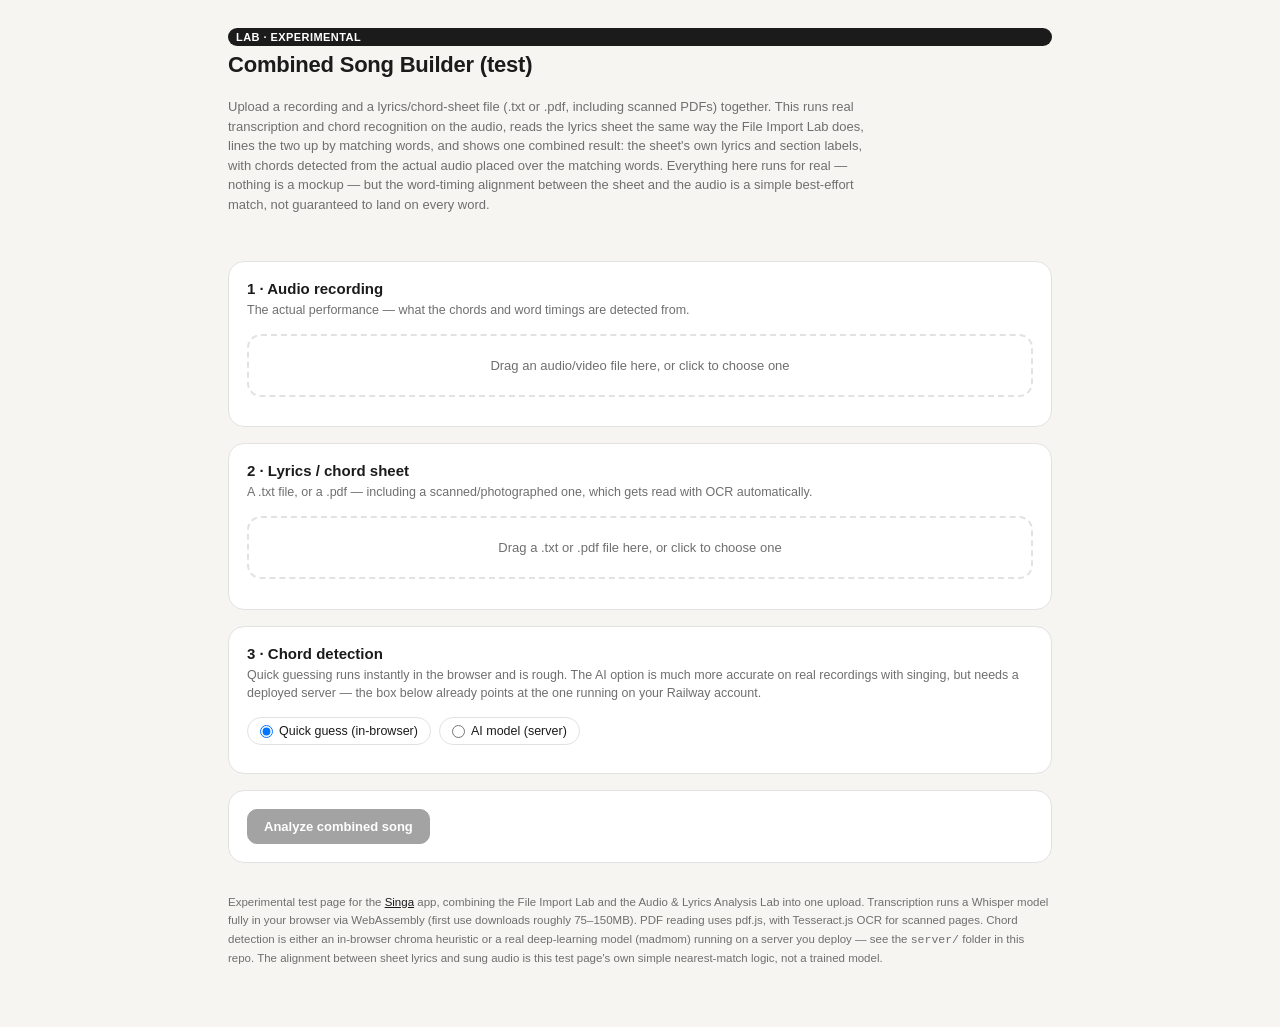
<file: test-combined.html>
<!DOCTYPE html>
<html lang="en">
<head>
<meta charset="UTF-8">
<meta name="viewport" content="width=device-width, initial-scale=1, viewport-fit=cover">
<title>Singa — Combined Song Builder (test)</title>
<style>
  :root{
    --bg:#f6f5f2; --panel:#ffffff; --ink:#1b1b1b; --sub:#6f6f6f; --line:#e2e2e2;
    --good:#1f7a4d; --warn:#9a6a00; --bad:#b3261e; --chip:#f0efe9; --chord:#8a5cff;
  }
  *{box-sizing:border-box}
  html,body{margin:0;background:var(--bg);color:var(--ink);font-family:-apple-system,BlinkMacSystemFont,"Segoe UI",Roboto,Helvetica,Arial,sans-serif;}
  body{padding:0 0 60px;}
  .wrap{max-width:860px;margin:0 auto;padding:0 18px;}
  header{padding:28px 18px 18px;}
  header .wrap{display:flex;flex-direction:column;gap:6px;}
  h1{font-size:22px;margin:0;font-weight:700;letter-spacing:-0.01em;}
  .tag{font-size:13px;color:var(--sub);line-height:1.5;max-width:640px;}
  .badge{display:inline-flex;align-items:center;gap:6px;font-size:11px;font-weight:700;letter-spacing:.04em;text-transform:uppercase;background:#1b1b1b;color:#fff;padding:3px 8px;border-radius:20px;}
  .panel{background:var(--panel);border:1px solid var(--line);border-radius:16px;padding:18px;margin-top:16px;}
  .panel h2{font-size:15px;margin:0 0 4px;font-weight:700;}
  .panel .desc{font-size:12.5px;color:var(--sub);margin:0 0 14px;line-height:1.5;}
  .row{display:flex;gap:10px;flex-wrap:wrap;align-items:center;}
  .dropzone{border:2px dashed var(--line);border-radius:14px;padding:22px 18px;text-align:center;cursor:pointer;transition:border-color .15s,background .15s;}
  .dropzone:hover,.dropzone.drag{border-color:var(--ink);background:#fafaf8;}
  .dropzone p{margin:0;font-size:13px;color:var(--sub);}
  .dropzone input{display:none;}
  .dropzone.filled{border-style:solid;border-color:var(--good);}
  button.btn{font-size:13px;font-weight:600;padding:9px 16px;border-radius:10px;border:1px solid var(--ink);background:var(--ink);color:#fff;cursor:pointer;}
  button.btn.ghost{background:#fff;color:var(--ink);}
  button.btn:disabled{opacity:.4;cursor:default;}
  input[type=text]{width:100%;font-size:13px;font-family:inherit;border:1px solid var(--line);border-radius:10px;padding:10px 12px;background:#fdfdfc;color:var(--ink);}
  .fieldlabel{font-size:11px;font-weight:700;text-transform:uppercase;letter-spacing:.04em;color:var(--sub);margin-bottom:6px;display:block;}
  .hint{font-size:11.5px;color:var(--sub);margin-top:6px;line-height:1.5;}
  .hint.warn{color:var(--warn);}
  .hint.bad{color:var(--bad);}
  .hint.ok{color:var(--good);}
  .choice{display:flex;gap:8px;flex-wrap:wrap;margin-bottom:10px;}
  .choice label{font-size:12.5px;display:flex;align-items:center;gap:6px;border:1px solid var(--line);border-radius:20px;padding:6px 12px;cursor:pointer;}
  .choice input{margin:0;}
  .log{font-family:ui-monospace,SFMono-Regular,Menlo,Consolas,monospace;font-size:11.5px;background:#111;color:#d7d7d2;border-radius:10px;padding:12px;max-height:220px;overflow-y:auto;white-space:pre-wrap;line-height:1.6;margin-top:12px;}
  .log .err{color:#ff8a7a;}
  .log .ok{color:#8fe3a8;}
  .progress{height:8px;border-radius:4px;background:var(--chip);overflow:hidden;margin-top:8px;}
  .progress > div{height:100%;background:var(--ink);width:0%;transition:width .2s;}
  .results{display:none;}
  .results.show{display:block;}
  .sec-caveat{font-size:11.5px;background:#fff7e6;border:1px solid #f0d9a0;color:#7a5600;border-radius:10px;padding:10px 12px;margin-bottom:14px;line-height:1.5;}
  .stat-row{display:flex;gap:20px;flex-wrap:wrap;margin-bottom:14px;}
  .stat{background:var(--chip);border-radius:10px;padding:8px 14px;font-size:12.5px;}
  .stat b{display:block;font-size:18px;}
  .structured{font-size:15px;line-height:2.3;}
  .label-line{display:block;font-size:11px;font-weight:700;letter-spacing:.06em;text-transform:uppercase;color:#fff;background:#1b1b1b;border-radius:6px;padding:2px 8px;display:inline-block;margin:12px 0 4px;}
  .lyric-line{display:block;position:relative;padding-top:16px;}
  .word{position:relative;margin-right:6px;}
  .word .chord{position:absolute;top:-16px;left:0;font-size:11px;font-weight:700;color:var(--chord);white-space:nowrap;}
  table{width:100%;border-collapse:collapse;font-size:12.5px;}
  table th{text-align:left;color:var(--sub);font-weight:600;padding:4px 8px;border-bottom:1px solid var(--line);}
  table td{padding:5px 8px;border-bottom:1px solid #f1f0ec;font-family:ui-monospace,SFMono-Regular,Menlo,Consolas,monospace;}
  .chordpill{background:var(--chip);border-radius:6px;padding:2px 7px;font-weight:700;color:var(--chord);}
  details.rawbox{margin-top:16px;}
  details.rawbox summary{cursor:pointer;font-size:12.5px;color:var(--sub);font-weight:600;}
  pre.rawtext{font-family:ui-monospace,SFMono-Regular,Menlo,Consolas,monospace;font-size:11.5px;background:#fafaf8;border:1px solid var(--line);border-radius:10px;padding:10px 12px;max-height:220px;overflow:auto;white-space:pre-wrap;margin-top:8px;}
  footer{max-width:860px;margin:30px auto 0;padding:0 18px;font-size:11.5px;color:var(--sub);line-height:1.6;}
  a{color:var(--ink);}
</style>
</head>
<body>

<header><div class="wrap">
  <span class="badge">Lab · experimental</span>
  <h1>Combined Song Builder (test)</h1>
  <p class="tag">Upload a recording and a lyrics/chord-sheet file (.txt or .pdf, including scanned PDFs) together. This runs real transcription and chord recognition on the audio, reads the lyrics sheet the same way the File Import Lab does, lines the two up by matching words, and shows one combined result: the sheet's own lyrics and section labels, with chords detected from the actual audio placed over the matching words. Everything here runs for real — nothing is a mockup — but the word-timing alignment between the sheet and the audio is a simple best-effort match, not guaranteed to land on every word.</p>
</div></header>

<div class="wrap">

  <div class="panel">
    <h2>1 · Audio recording</h2>
    <p class="desc">The actual performance — what the chords and word timings are detected from.</p>
    <div class="dropzone" id="audioZone">
      <p id="audioZoneText">Drag an audio/video file here, or click to choose one</p>
      <input type="file" id="audioInput" accept="audio/*,video/*">
    </div>
    <p class="hint" id="audioStatus"></p>
    <audio id="player" controls style="display:none;width:100%;margin-top:10px"></audio>
  </div>

  <div class="panel">
    <h2>2 · Lyrics / chord sheet</h2>
    <p class="desc">A .txt file, or a .pdf — including a scanned/photographed one, which gets read with OCR automatically.</p>
    <div class="dropzone" id="dataZone">
      <p id="dataZoneText">Drag a .txt or .pdf file here, or click to choose one</p>
      <input type="file" id="dataInput" accept=".txt,.md,.pdf,text/plain,application/pdf">
    </div>
    <p class="hint" id="dataStatus"></p>
  </div>

  <div class="panel">
    <h2>3 · Chord detection</h2>
    <p class="desc">Quick guessing runs instantly in the browser and is rough. The AI option is much more accurate on real recordings with singing, but needs a deployed server — the box below already points at the one running on your Railway account.</p>
    <div class="choice">
      <label><input type="radio" name="chordMode" value="heuristic" checked> Quick guess (in-browser)</label>
      <label><input type="radio" name="chordMode" value="ai"> AI model (server)</label>
    </div>
    <div class="row" id="aiUrlRow" style="display:none">
      <input type="text" id="chordServerUrl" value="https://singa-production-e6f3.up.railway.app" style="max-width:360px">
    </div>
  </div>

  <div class="panel">
    <div class="row">
      <button class="btn" id="analyzeBtn" disabled>Analyze combined song</button>
      <span id="analyzeStatus" style="font-size:12.5px;color:var(--sub)"></span>
    </div>
    <div class="progress" id="progressWrap" style="display:none"><div id="progressFill"></div></div>
    <div class="log" id="log" style="display:none"></div>
  </div>

  <div class="results" id="results">
    <div class="panel">
      <h2>Combined result</h2>
      <div class="sec-caveat">Lyrics and section labels (like "Chorus 2") come from the file you uploaded. Chords come from the audio, either the quick in-browser guess or the AI model, matched to the nearest word by time. The match between the sheet's words and the audio's transcript is done by simple word matching, filling in the gaps in between — the "words matched directly" stat below tells you how much of that is a real anchor versus an estimated guess; treat lines far from any anchor as less trustworthy.</div>
      <div class="stat-row" id="statRow"></div>
      <div class="structured" id="structuredOut"></div>
    </div>

    <div class="panel" id="chordsPanel" style="display:none">
      <h2>Chord timeline <span id="chordSourceTag" style="font-weight:400;color:var(--sub);font-size:12px;"></span></h2>
      <div style="max-height:260px;overflow-y:auto">
        <table>
          <thead><tr><th>Start</th><th>End</th><th>Chord</th></tr></thead>
          <tbody id="chordTableBody"></tbody>
        </table>
      </div>
    </div>

    <div class="panel">
      <details class="rawbox">
        <summary>Raw transcript from the audio (click to review)</summary>
        <pre class="rawtext" id="transcriptRaw"></pre>
      </details>
      <details class="rawbox">
        <summary>Raw text extracted from the lyrics file (click to review)</summary>
        <pre class="rawtext" id="sheetRaw"></pre>
      </details>
    </div>
  </div>

</div>

<footer><div>
  Experimental test page for the <a href="https://udiregev.github.io/SINGA/" target="_blank">Singa</a> app, combining the File Import Lab and the Audio &amp; Lyrics Analysis Lab into one upload. Transcription runs a Whisper model fully in your browser via WebAssembly (first use downloads roughly 75–150MB). PDF reading uses pdf.js, with Tesseract.js OCR for scanned pages. Chord detection is either an in-browser chroma heuristic or a real deep-learning model (madmom) running on a server you deploy — see the <code>server/</code> folder in this repo. The alignment between sheet lyrics and sung audio is this test page's own simple nearest-match logic, not a trained model.
</div></footer>

<script type="module">
// ============================================================
// SHARED HELPERS
// ============================================================
const $ = (id)=>document.getElementById(id);
const logEl = $('log');
function log(msg, cls){
  logEl.style.display='block';
  const line = document.createElement('div');
  if(cls) line.className = cls;
  line.textContent = msg;
  logEl.appendChild(line);
  logEl.scrollTop = logEl.scrollHeight;
}
function setProgress(pct){
  $('progressWrap').style.display = pct==null ? 'none' : 'block';
  if(pct!=null) $('progressFill').style.width = Math.max(0,Math.min(100,pct))+'%';
}
function escapeHtml(s){ return String(s==null?'':s).replace(/[&<>"']/g, c=>({'&':'&amp;','<':'&lt;','>':'&gt;','"':'&quot;',"'":'&#39;'}[c])); }

const state = {
  audioBlob: null, audioFileName: null, audioBuffer: null, pcm16k: null,
  words: [], // transcribed {text,start,end}
  chords: [], chordSource: 'heuristic',
  dataFileText: '', structuredLines: [], lyricsUsedOcr: false
};

function refreshAnalyzeBtn(){
  $('analyzeBtn').disabled = !(state.audioBlob && state.dataFileText);
}

// ============================================================
// AUDIO UPLOAD + DECODE
// (same decode/resample approach as the Audio & Lyrics Analysis Lab)
// ============================================================
const audioZone = $('audioZone'), audioInput = $('audioInput');
audioZone.addEventListener('click', ()=>audioInput.click());
audioZone.addEventListener('dragover', (e)=>{ e.preventDefault(); audioZone.classList.add('drag'); });
audioZone.addEventListener('dragleave', ()=>audioZone.classList.remove('drag'));
audioZone.addEventListener('drop', (e)=>{
  e.preventDefault(); audioZone.classList.remove('drag');
  const f = e.dataTransfer.files && e.dataTransfer.files[0];
  if(f) loadAudioFile(f);
});
audioInput.addEventListener('change', (e)=>{
  const f = e.target.files && e.target.files[0];
  if(f) loadAudioFile(f);
});

async function loadAudioFile(file){
  state.audioBlob = file;
  state.audioFileName = file.name;
  audioZone.classList.add('filled');
  $('audioZoneText').textContent = 'Loaded: '+file.name+' ('+Math.round(file.size/1024)+' KB)';
  const url = URL.createObjectURL(file);
  const player = $('player');
  player.src = url; player.style.display='block';
  $('audioStatus').textContent = 'Decoding…';
  try{
    const arrBuf = await file.arrayBuffer();
    const ctx = new (window.AudioContext||window.webkitAudioContext)();
    const buf = await ctx.decodeAudioData(arrBuf.slice(0));
    state.audioBuffer = buf;
    ctx.close().catch(()=>{});
    $('audioStatus').className = 'hint ok';
    $('audioStatus').textContent = 'Decoded: '+buf.duration.toFixed(1)+'s, '+buf.sampleRate+'Hz, '+buf.numberOfChannels+'ch.';
    state.pcm16k = await resampleTo16kMono(buf);
  }catch(e){
    $('audioStatus').className = 'hint bad';
    $('audioStatus').textContent = 'Could not decode that file as audio: '+e.message;
    state.audioBlob = null;
  }
  refreshAnalyzeBtn();
}
function resampleTo16kMono(audioBuffer){
  const targetRate = 16000;
  const len = Math.max(1, Math.ceil(audioBuffer.duration*targetRate));
  const offline = new OfflineAudioContext(1, len, targetRate);
  const src = offline.createBufferSource();
  src.buffer = audioBuffer; src.connect(offline.destination); src.start();
  return offline.startRendering().then(rendered=>rendered.getChannelData(0).slice());
}

// ============================================================
// DATA-FILE UPLOAD + EXTRACTION
// (identical approach to the Lyrics File Import Lab: detect kind,
// extract text, OCR a page that's really just a scanned image)
// ============================================================
const dataZone = $('dataZone'), dataInput = $('dataInput');
dataZone.addEventListener('click', ()=>dataInput.click());
dataZone.addEventListener('dragover', (e)=>{ e.preventDefault(); dataZone.classList.add('drag'); });
dataZone.addEventListener('dragleave', ()=>dataZone.classList.remove('drag'));
dataZone.addEventListener('drop', (e)=>{
  e.preventDefault(); dataZone.classList.remove('drag');
  const f = e.dataTransfer.files && e.dataTransfer.files[0];
  if(f) loadDataFile(f);
});
dataInput.addEventListener('change', (e)=>{
  const f = e.target.files && e.target.files[0];
  if(f) loadDataFile(f);
});

function detectFileKind(file){
  const name = (file.name||'').toLowerCase();
  const type = (file.type||'').toLowerCase();
  if(name.endsWith('.pdf') || type==='application/pdf') return 'pdf';
  if(name.endsWith('.txt') || name.endsWith('.md') || type.startsWith('text/')) return 'text';
  return 'unknown';
}
async function sniffByMagicBytes(file){
  const head = new Uint8Array(await file.slice(0,5).arrayBuffer());
  const asStr = String.fromCharCode(...head);
  if(asStr.startsWith('%PDF-')) return 'pdf';
  return 'text';
}

async function loadDataFile(file){
  dataZone.classList.add('filled');
  $('dataZoneText').textContent = 'Loaded: '+file.name+' ('+Math.round(file.size/1024)+' KB)';
  $('dataStatus').className = 'hint';
  $('dataStatus').textContent = 'Reading "'+file.name+'"…';
  let kind = detectFileKind(file);
  if(kind==='unknown'){
    log('No clear extension/MIME type for the lyrics file — sniffing the first bytes…');
    kind = await sniffByMagicBytes(file);
  }
  log('Lyrics file detected as: '+kind.toUpperCase()+' ("'+file.name+'")', 'ok');
  try{
    let text, usedOcr = false;
    if(kind==='pdf'){
      const result = await extractPdfText(file);
      text = result.text; usedOcr = result.usedOcr;
    } else {
      text = await file.text();
    }
    state.dataFileText = text;
    state.lyricsUsedOcr = usedOcr;
    $('dataStatus').className = 'hint ok';
    $('dataStatus').textContent = 'Extracted '+text.length+' characters.'+(usedOcr?' (read via OCR — a noise filter for OCR misreads will run on it.)':'');
    if(kind==='pdf' && text.trim().length < 20){
      $('dataStatus').className = 'hint warn';
      $('dataStatus').textContent = 'This PDF produced almost no text, even with OCR — the scan may be too low quality to read.';
    }
  }catch(e){
    log('Failed to extract lyrics text: '+e.message, 'err');
    $('dataStatus').className = 'hint bad';
    $('dataStatus').textContent = 'Could not read that file: '+e.message;
    state.dataFileText = '';
  }
  refreshAnalyzeBtn();
}

let pdfjsLib = null;
async function loadPdfJs(){
  if(pdfjsLib) return pdfjsLib;
  log('Loading pdf.js (first time only)…');
  pdfjsLib = await import('https://cdn.jsdelivr.net/npm/pdfjs-dist@4.7.76/build/pdf.min.mjs');
  pdfjsLib.GlobalWorkerOptions.workerSrc = 'https://cdn.jsdelivr.net/npm/pdfjs-dist@4.7.76/build/pdf.worker.min.mjs';
  return pdfjsLib;
}
let tesseractWorkerPromise = null;
async function getOcrWorker(){
  if(tesseractWorkerPromise) return tesseractWorkerPromise;
  tesseractWorkerPromise = (async ()=>{
    log('Loading OCR engine (Tesseract.js, first time only — downloads a language model, ~15MB)…');
    const { default: Tesseract } = await import('https://cdn.jsdelivr.net/npm/tesseract.js@7.0.0/dist/tesseract.esm.min.js');
    return await Tesseract.createWorker('eng', 1, {
      workerPath: 'https://cdn.jsdelivr.net/npm/tesseract.js@7.0.0/dist/worker.min.js',
      corePath: 'https://cdn.jsdelivr.net/npm/tesseract.js-core@7.0.0',
    });
  })();
  return tesseractWorkerPromise;
}
async function pageIsFullPageScan(lib, page){
  const viewport = page.getViewport({ scale: 1 });
  const pageArea = viewport.width * viewport.height;
  const opList = await page.getOperatorList();
  const OPS = lib.OPS;
  let cur = [1,0,0,1,0,0];
  const stack = [];
  let maxFrac = 0;
  for(let i=0;i<opList.fnArray.length;i++){
    const fn = opList.fnArray[i];
    const args = opList.argsArray[i];
    if(fn===OPS.save){ stack.push(cur.slice()); }
    else if(fn===OPS.restore){ cur = stack.pop() || cur; }
    else if(fn===OPS.transform){
      const [a,b,c,d,e,f] = args;
      const [a0,b0,c0,d0,e0,f0] = cur;
      cur = [a*a0+b*c0, a*b0+b*d0, c*a0+d*c0, c*b0+d*d0, e*a0+f*c0+e0, e*b0+f*d0+f0];
    }
    else if(fn===OPS.paintImageXObject || fn===OPS.paintJpegXObject || fn===OPS.paintImageMaskXObject){
      const [a,b,c,d] = cur;
      maxFrac = Math.max(maxFrac, Math.abs(a*d-b*c)/pageArea);
    }
  }
  return maxFrac > 0.6;
}
async function ocrPage(page){
  const viewport = page.getViewport({ scale: 2.5 });
  const canvas = document.createElement('canvas');
  canvas.width = viewport.width; canvas.height = viewport.height;
  const ctx = canvas.getContext('2d');
  await page.render({ canvasContext: ctx, viewport }).promise;
  const worker = await getOcrWorker();
  const { data } = await worker.recognize(canvas);
  return data.text;
}
function reconstructTextLayer(content){
  const items = content.items.map(it=>({ str: it.str, x: it.transform[4], y: it.transform[5] }));
  const lines = [];
  items.forEach(it=>{
    let line = lines.find(l=>Math.abs(l.y - it.y) < 2.5);
    if(!line){ line = { y: it.y, parts: [] }; lines.push(line); }
    line.parts.push(it);
  });
  lines.sort((a,b)=>b.y-a.y);
  let text = '';
  lines.forEach(l=>{
    l.parts.sort((a,b)=>a.x-b.x);
    text += l.parts.map(p=>p.str).join(' ').replace(/\s+/g,' ').trim() + '\n';
  });
  return text;
}
async function extractPdfText(file){
  const lib = await loadPdfJs();
  const buf = await file.arrayBuffer();
  const doc = await lib.getDocument({ data: buf }).promise;
  log('Lyrics PDF has '+doc.numPages+' page(s). Extracting text…');
  let fullText = '';
  let usedOcr = false;
  for(let p=1; p<=doc.numPages; p++){
    const page = await doc.getPage(p);
    const isScan = await pageIsFullPageScan(lib, page);
    if(isScan){
      log('Page '+p+' is a full-page image — reading it with OCR…', 'ok');
      fullText += (await ocrPage(page)) + '\n\n';
      usedOcr = true;
    } else {
      const content = await page.getTextContent();
      fullText += reconstructTextLayer(content) + '\n';
    }
  }
  return { text: fullText, usedOcr };
}

// ============================================================
// LYRICS vs SECTION-LABEL / CHORD-LINE / NOISE DETECTION
// (identical heuristic to the Lyrics File Import Lab)
// ============================================================
const COMMON_WORDS_SAMPLE = "the of and to in for is on that by this with you it not or be are from at as your all have new more an was we will home can us about if page my has search free but our one other do no information time they site he up may what which their news out use any there see only so his when contact here business who web also now help get pm view online first am been would how were me services some these click its like service than find price date back top people had list name just over state year day into email two health world re next used go work last most products music buy data make them should product system post her city add policy number such please available copyright support message after best software then jan good video well where info rights public books high school through each links she review years order very privacy book items company read group need many user said de does set under general research university january mail full map reviews program life know games way days management part could great united hotel real item international center ebay must store travel comments made development report off member details line terms before hotels did send right type because local those using results office education national car design take posted internet address community within states area want phone dvd shipping reserved subject between forum family long based code show even black check special prices website index being women much sign file link open today technology south case project same pages uk version section own found sports house related security both county american photo game members power while care network down computer systems three total place end following download him without per access think north resources current posts big media law control water history pictures size art personal since including guide shop directory board location change white text small rating rate government children during usa return students shopping account times sites level digital profile previous form events love old john main call hours image department title description non insurance another why shall property class cd still money quality every listing content country private little visit save tools low reply customer december compare movies include college value article york man card jobs provide food source author different press learn sale around print course job canada process teen room stock training too credit point join science men categories advanced west sales look english left team estate box conditions select windows photos gay thread week category note live large gallery table register however june october november market library really action start series model features air industry plan human provided tv yes required second hot accessories cost movie forums march la september better say questions july yahoo going medical test friend come dec server pc study application cart staff articles san feedback again play looking issues april never users complete street topic comment financial things working against standard tax person below mobile less got blog party payment equipment login student let programs offers legal above recent park stores side act problem red give memory performance social august quote language story sell options experience rates create key body young america important field few east paper single ii age activities club example girls additional password latest something road gift question changes night ca hard texas oct pay four poker status browse issue range building seller court february always result audio light write war nov offer blue groups al easy given files event release analysis request fax china making picture needs possible might professional yet month major star areas future space committee hand sun cards problems london washington meeting rss become interest id child keep enter california share similar garden schools million added reference companies listed baby learning energy run delivery net popular term film stories put computers journal reports co try welcome central images president notice original head radio until cell color self council away includes track australia discussion archive once others entertainment agreement format least society months log safety friends sure faq trade edition cars messages marketing tell further updated association able having provides david fun already green studies close common drive specific several gold feb living sep collection called short arts lot ask display limited powered solutions means director daily beach past natural whether due et electronics five upon period planning database says official weather mar land average done technical window france pro region island record direct microsoft conference environment records st district calendar costs style url front statement update parts aug ever downloads early miles sound resource present applications either ago document word works material bill apr written talk federal hosting rules final adult tickets thing centre requirements via cheap kids finance true minutes else mark third rock gifts europe reading topics bad individual tips plus auto cover usually edit together videos percent fast function fact unit getting global tech meet far economic en player projects lyrics often subscribe submit germany amount watch included feel though bank risk thanks everything deals various words linux jul production commercial james weight town heart advertising received choose treatment newsletter archives points knowledge magazine error camera jun girl currently construction toys registered clear golf receive domain methods chapter makes protection policies loan wide beauty manager india position taken sort listings models michael known half cases step engineering florida simple quick none wireless license paul friday lake whole annual published later basic sony shows corporate google church method purchase customers active response practice hardware figure materials fire holiday chat enough designed along among death writing speed html countries loss face brand discount higher effects created remember standards oil bit yellow political increase advertise kingdom base near environmental thought stuff french storage oh japan doing loans shoes entry stay nature orders availability africa summary turn mean growth notes agency king monday european activity copy although drug pics western income force cash employment overall bay river commission ad package contents seen players engine port album regional stop supplies started administration bar institute views plans double dog build screen exchange types soon sponsored lines electronic continue across benefits needed season apply someone held ny anything printer condition effective believe organization effect asked eur mind sunday selection casino pdf lost tour menu volume cross anyone mortgage hope silver corporation wish inside solution mature role rather weeks addition came supply nothing certain usr executive running lower necessary union jewelry according dc clothing mon com particular fine names robert homepage hour gas skills six bush islands advice career military rental decision leave british teens pre huge sat woman facilities zip bid kind sellers middle move cable opportunities taking values division coming tuesday object lesbian appropriate machine logo length actually nice score statistics client ok returns capital follow sample investment sent shown saturday christmas england culture band flash ms lead george choice went starting registration fri thursday courses consumer hi airport foreign artist outside furniture levels channel letter mode phones ideas wednesday structure fund summer allow degree contract button releases wed homes super male matter custom virginia almost took located multiple asian distribution editor inn industrial cause potential song cnet ltd los hp focus late fall featured idea rooms female responsible inc communications win associated thomas primary cancer numbers reason tool browser spring foundation answer voice eg friendly schedule documents communication purpose feature bed comes police everyone independent ip approach cameras brown physical operating hill maps medicine deal hold ratings chicago forms glass happy tue smith wanted developed thank safe unique survey prior telephone sport ready feed animal sources mexico population pa regular secure navigation operations therefore simply evidence station christian round paypal favorite understand option master valley recently probably thu rentals sea built publications blood cut worldwide improve connection publisher hall larger anti networks earth parents nokia impact transfer introduction kitchen strong tel carolina wedding properties hospital ground overview ship accommodation owners disease tx excellent paid italy perfect hair opportunity kit classic basis command cities william express award distance tree peter assessment ensure thus wall ie involved el extra especially interface partners budget rated guides success maximum ma operation existing quite selected boy amazon patients restaurants beautiful warning wine locations horse vote forward flowers stars significant lists technologies owner retail animals useful directly manufacturer ways est son providing rule mac housing takes iii gmt bring catalog searches max trying mother authority considered told xml traffic programme joined input strategy feet agent valid bin modern senior ireland teaching door grand testing trial charge units instead canadian cool normal wrote enterprise ships entire educational md leading metal positive fl fitness chinese opinion mb asia football abstract uses output funds mr greater likely develop employees artists alternative processing responsibility resolution java guest seems publication pass relations trust van contains session multi photography republic fees components vacation century academic assistance completed skin graphics indian prev ads mary il expected ring grade dating pacific mountain organizations pop filter mailing vehicle longer consider int northern behind panel floor german buying match proposed default require iraq boys outdoor deep morning otherwise allows rest protein plant reported hit transportation mm pool mini politics partner disclaimer authors boards faculty parties fish membership mission eye string sense modified pack released stage internal goods recommended born unless richard detailed japanese race approved background target except character usb maintenance ability maybe functions ed moving brands places php pretty trademarks spain southern yourself etc winter battery youth pressure submitted boston debt keywords medium television interested core break purposes throughout sets dance wood msn itself defined papers playing awards fee studio reader virtual device established answers rent las remote dark programming external apple le regarding instructions min offered theory enjoy remove aid surface minimum visual host variety teachers isbn martin manual block subjects agents increased repair fair civil steel understanding songs fixed wrong beginning hands associates finally az updates desktop classes paris ohio gets sector capacity requires jersey un fat fully father electric saw instruments quotes officer driver businesses dead respect unknown specified restaurant mike trip pst worth mi procedures poor teacher eyes relationship workers farm georgia peace traditional campus tom showing creative coast benefit progress funding devices lord grant sub agree fiction hear sometimes watches careers beyond goes families led museum themselves fan transport interesting blogs wife evaluation accepted former implementation ten hits zone complex th cat galleries references die presented jack flat flow agencies literature respective parent spanish michigan columbia setting dr scale stand economy highest helpful monthly critical frame musical definition secretary angeles networking path australian employee chief gives kb bottom magazines packages detail francisco laws changed pet heard begin individuals colorado royal clean switch russian largest african guy titles relevant guidelines justice connect bible dev cup basket applied weekly vol installation described demand pp suite vegas na square chris attention advance skip diet army auction gear lee os difference allowed correct charles nation selling lots piece sheet firm seven older illinois regulations elements species jump cells module resort facility random pricing dvds certificate minister motion looks fashion directions visitors documentation monitor trading forest calls whose coverage couple giving chance vision ball ending clients actions listen discuss accept automotive naked goal successful sold wind communities clinical situation sciences markets lowest highly publishing appear emergency developing lives currency leather determine temperature palm announcements patient actual historical stone bob commerce ringtones perhaps persons difficult scientific satellite fit tests village accounts amateur ex met pain xbox particularly factors coffee www settings buyer cultural steve easily oral ford poster edge functional root au fi closed holidays ice pink zealand balance monitoring graduate replies shot nc architecture initial label thinking scott llc sec recommend canon league waste minute bus provider optional dictionary cold accounting manufacturing sections chair fishing effort phase fields bag fantasy po letters motor va professor context install shirt apparel generally continued foot mass crime count breast techniques ibm rd johnson sc quickly dollars websites religion claim driving permission surgery patch heat wild measures generation kansas miss chemical doctor task reduce brought himself nor component enable exercise bug santa mid guarantee leader diamond israel se processes soft servers alone meetings seconds jones arizona keyword interests flight congress fuel username walk produced italian paperback classifieds wait supported pocket saint rose freedom argument competition creating jim drugs joint premium providers fresh characters attorney upgrade di factor growing thousands km stream apartments pick hearing eastern auctions therapy entries dates generated signed upper administrative serious prime samsung limit began louis steps errors shops del efforts informed ga ac thoughts creek ft worked quantity urban practices sorted reporting essential myself tours platform load affiliate labor immediately admin nursing defense machines designated tags heavy covered recovery joe guys integrated configuration merchant comprehensive expert universal protect drop solid cds presentation languages became orange compliance vehicles prevent theme rich im campaign marine improvement vs guitar finding pennsylvania examples ipod saying spirit ar claims challenge motorola acceptance strategies mo seem affairs touch intended towards sa goals hire election suggest branch charges serve affiliates reasons magic mount smart talking gave ones latin multimedia xp avoid certified manage corner rank computing oregon element birth virus abuse interactive requests separate quarter procedure leadership tables define racing religious facts breakfast kong column plants faith chain developer identify avenue missing died approximately domestic sitemap recommendations moved houston reach comparison mental viewed moment extended sequence inch attack sorry centers opening damage lab reserve recipes cvs gamma plastic produce snow placed truth counter failure follows eu weekend dollar camp ontario automatically des minnesota films bridge native fill williams movement printing baseball owned approval draft chart played contacts cc jesus readers clubs lcd wa jackson equal adventure matching offering shirts profit leaders posters institutions assistant variable ave dj advertisement expect parking headlines yesterday compared determined wholesale workshop russia gone codes kinds extension seattle statements golden completely teams fort cm wi lighting senate forces funny brother gene turned portable tried electrical applicable disc returned pattern ct boat named theatre laser earlier manufacturers sponsor classical icon warranty dedicated indiana direction harry basketball objects ends delete evening assembly nuclear taxes mouse signal criminal issued brain sexual wisconsin powerful dream obtained false da cast flower felt personnel passed supplied identified falls pic soul aids opinions promote stated stats hawaii professionals appears carry flag decided nj covers hr em advantage hello designs maintain tourism priority newsletters adults clips savings iv graphic atom payments rw estimated binding brief ended winning eight anonymous iron straight script served wants miscellaneous prepared void dining alert integration atlanta dakota tag interview mix framework disk installed queen vhs credits clearly fix handle sweet desk criteria pubmed dave massachusetts diego hong vice associate ne truck behavior enlarge ray frequently revenue measure changing votes du duty looked discussions bear gain festival laboratory ocean flights experts signs lack depth iowa whatever logged laptop vintage train exactly dry explore maryland spa concept nearly eligible checkout reality forgot handling origin knew gaming feeds billion destination scotland faster intelligence dallas bought con ups nations route followed specifications broken tripadvisor frank alaska zoom blow battle residential anime speak decisions industries protocol query clip partnership editorial nt expression es equity provisions speech wire principles suggestions rural shared sounds replacement tape strategic judge spam economics acid bytes cent forced compatible fight apartment height null zero speaker filed gb netherlands obtain bc consulting recreation offices designer remain managed pr failed marriage roll korea banks fr participants secret bath aa kelly leads negative austin favorites toronto theater springs missouri andrew var perform healthy translation estimates font assets injury mt joseph ministry drivers lawyer figures married protected proposal sharing philadelphia portal waiting birthday beta fail gratis banking officials brian toward won slightly assist conduct contained lingerie legislation calling parameters jazz serving bags profiles miami comics matters houses doc postal relationships tennessee wear controls breaking combined ultimate wales representative frequency introduced minor finish departments residents noted displayed mom reduced physics rare spent performed extreme samples davis daniel bars reviewed row oz forecast removed helps singles administrator cycle amounts contain accuracy dual rise usd sleep mg bird pharmacy brazil creation static scene hunter addresses lady crystal famous writer chairman violence fans oklahoma speakers drink academy dynamic gender eat permanent agriculture dell cleaning constitutes portfolio practical delivered collectibles infrastructure exclusive seat concerns colour vendor originally intel utilities philosophy regulation officers reduction aim bids referred supports nutrition recording regions junior toll les cape ann rings meaning tip secondary wonderful mine ladies henry ticket announced guess agreed prevention whom ski soccer math import posting presence instant mentioned automatic healthcare viewing maintained ch increasing majority connected christ dan dogs sd directors aspects austria ahead moon participation scheme utility preview fly manner matrix containing combination devel amendment despite strength guaranteed turkey libraries proper distributed degrees singapore enterprises delta fear seeking inches phoenix rs convention shares principal daughter standing comfort colors wars cisco ordering kept alpha appeal cruise bonus certification previously hey bookmark buildings specials beat disney household batteries adobe smoking bbc becomes drives arms alabama tea improved trees avg achieve positions dress subscription dealer contemporary sky utah nearby rom carried happen exposure panasonic hide permalink signature gambling refer miller provision outdoors clothes caused luxury babes frames certainly indeed newspaper toy circuit layer printed slow removal easier src liability trademark hip printers faqs nine adding kentucky mostly eric spot taylor trackback prints spend factory interior revised grow americans optical promotion relative amazing clock dot hiv identity suites conversion feeling hidden reasonable victoria serial relief revision broadband influence ratio pda importance rain onto dsl planet webmaster copies recipe zum permit seeing proof dna diff tennis bass prescription bedroom empty instance hole pets ride licensed orlando specifically tim bureau maine sql represent conservation pair ideal specs recorded don pieces finished parks dinner lawyers sydney stress cream ss runs trends yeah discover ap patterns boxes louisiana hills javascript fourth nm advisor mn marketplace nd evil aware wilson shape evolution irish certificates objectives stations suggested gps op remains acc greatest firms concerned".split(" ");
const COMMON_WORDS = new Set(COMMON_WORDS_SAMPLE);
function wordStats(rawLine){
  const t = (rawLine||'').trim();
  const tokens = t.split(/\s+/).filter(Boolean);
  let counted = 0, hits = 0;
  tokens.forEach(tok=>{
    const stripped = tok.replace(/^[^A-Za-z']+|[^A-Za-z']+$/g,'').toLowerCase();
    if(stripped.length < 3) return;
    counted++;
    if(COMMON_WORDS.has(stripped)) hits++;
  });
  const nonSpace = t.replace(/\s+/g,'');
  const junkChars = (t.match(/[\[\]{}()|@©®~^]/g)||[]).length;
  const junkRatio = nonSpace.length ? junkChars/nonSpace.length : 0;
  return { counted, hits, junkRatio };
}
function isLikelyNoiseLine(rawLine){
  if(!(rawLine||'').trim()) return false;
  const { counted, hits, junkRatio } = wordStats(rawLine);
  if(junkRatio > 0.12) return true;
  if(counted < 2) return true;
  return (hits/counted) < 0.35;
}
function isPlausibleBracketLabel(rawLine){
  const { counted, hits, junkRatio } = wordStats(rawLine);
  if(junkRatio > 0.12) return false;
  return counted > 0 && hits > 0;
}
const SECTION_WORDS = ['intro','verse','chorus','pre-chorus','prechorus','bridge','outro','hook','refrain',
  'interlude','breakdown','instrumental','solo','guitar solo','piano solo','drum solo','vamp','tag','coda','ad-lib','spoken','build','drop'];
// A bracketed label whose bare text IS one of the section keywords above
// (e.g. "[Chorus]", "[Bridge]", "[Verse 2]") is always plausible on its
// own — it should never be rejected just because a short word like
// "chorus" or "outro" happens not to be in the general-English dictionary
// isPlausibleBracketLabel checks against. That dictionary is there to
// catch OCR misreads of chord-diagram artwork, not to second-guess a
// completely standard, deliberately short section label.
function bareMatchesSectionKeyword(bare){
  const lower = (bare||'').trim().toLowerCase();
  return SECTION_WORDS.some(w=>{
    const re = new RegExp('^'+w.replace(/[-/\\^$*+?.()|[\]{}]/g,'\\$&')+'\\s*\\d*\\.?$');
    return re.test(lower);
  });
}
function sectionLabelFor(rawLine){
  const t = (rawLine||'').trim();
  if(!t) return null;
  const bracketed = /^[\[(]/.test(t) && /[\])]$/.test(t);
  const bare = t.replace(/^[\[(]\s*/,'').replace(/\s*[\])]$/,'').trim();
  if(!bare) return null;
  if(bracketed) return bare;
  const lower = bare.toLowerCase();
  const isKeywordLine = SECTION_WORDS.some(w=>{
    const re = new RegExp('^'+w.replace(/[-/\\^$*+?.()|[\]{}]/g,'\\$&')+'\\s*\\d*\\.?$');
    return re.test(lower);
  });
  if(isKeywordLine && bare.split(/\s+/).length<=4) return bare;
  return null;
}
const CHORD_TOKEN_RE = /^[A-G](#|b)?(maj|min|m|dim|aug|sus2|sus4|add\d{1,2}|maj7|m7|6|7|9|11|13)?(\/[A-G](#|b)?)?$/;
function chordLineFor(rawLine){
  const t = (rawLine||'').trim();
  if(!t) return null;
  const tokens = t.split(/\s+/).filter(Boolean);
  if(!tokens.length) return null;
  const allChords = tokens.every(tok=>CHORD_TOKEN_RE.test(tok));
  if(allChords) return tokens.join(' ');
  return null;
}
function splitLyricsAndLabels(text, applyOcrNoiseFilter){
  // applyOcrNoiseFilter should only be true when the text actually came
  // from OCR (a scanned/photographed page) — the whole noise-vs-lyric
  // word-frequency check exists solely to catch chord-diagram artwork
  // that OCR misread as letters. Running it on a clean, directly-typed or
  // directly-extracted file risks throwing out perfectly good lyric lines
  // whose words simply aren't in the (necessarily limited) reference
  // dictionary — a real line like "Angels, angels, watching over me"
  // scored as noise in testing precisely because of this.
  return (text||'').replace(/\r\n?/g,'\n').split('\n').map(raw=>{
    const label = sectionLabelFor(raw);
    if(label){
      const bracketed = /^[\[(]/.test(raw.trim()) && /[\])]$/.test(raw.trim());
      const trustLabel = !applyOcrNoiseFilter || !bracketed || bareMatchesSectionKeyword(label) || isPlausibleBracketLabel(label);
      if(trustLabel) return {type:'label', text:label};
    }
    const chord = chordLineFor(raw);
    if(chord) return {type:'chord', text:chord};
    const trimmed = raw.trim();
    if(!trimmed.length) return {type:'lyric', text:trimmed};
    if(applyOcrNoiseFilter && isLikelyNoiseLine(trimmed)) return {type:'noise', text:trimmed};
    return {type:'lyric', text:trimmed};
  }).filter(l=>l.type!=='lyric' || l.text.length);
}

// ============================================================
// CHORD RECOGNITION — Goertzel chroma + major/minor templates
// (identical heuristic to the Audio & Lyrics Analysis Lab)
// ============================================================
function goertzelMag(samples, sampleRate, targetFreq){
  const n = samples.length;
  const k = Math.round(n * targetFreq / sampleRate);
  const w = (2*Math.PI/n)*k;
  const cosine = Math.cos(w), sine = Math.sin(w), coeff = 2*cosine;
  let q0=0,q1=0,q2=0;
  for(let i=0;i<n;i++){ q0 = coeff*q1 - q2 + samples[i]; q2=q1; q1=q0; }
  const real = q1 - q2*cosine, imag = q2*sine;
  return Math.sqrt(real*real + imag*imag) / n;
}
function noteFreq(midi){ return 440 * Math.pow(2, (midi-69)/12); }
const PC_MIDI_RANGE = [];
for(let pc=0; pc<12; pc++){
  const notes = [];
  for(let m=36+pc; m<=84; m+=12) notes.push(m);
  PC_MIDI_RANGE.push(notes);
}
function chromaVector(samples, sampleRate){
  const v = new Array(12).fill(0);
  for(let pc=0; pc<12; pc++){
    let sum=0;
    PC_MIDI_RANGE[pc].forEach(m=>{ sum += goertzelMag(samples, sampleRate, noteFreq(m)); });
    v[pc] = sum;
  }
  const norm = Math.sqrt(v.reduce((a,x)=>a+x*x,0)) || 1;
  return v.map(x=>x/norm);
}
const PC_NAMES = ['C','C#','D','D#','E','F','F#','G','G#','A','A#','B'];
function buildChordTemplates(){
  const templates = [];
  const majorOffsets=[0,4,7], minorOffsets=[0,3,7];
  for(let root=0; root<12; root++){
    [['',majorOffsets],['m',minorOffsets]].forEach(([suffix,offs])=>{
      const t = new Array(12).fill(0);
      offs.forEach(o=>{ t[(root+o)%12] = 1; });
      const norm = Math.sqrt(t.reduce((a,x)=>a+x*x,0));
      templates.push({ label: PC_NAMES[root]+suffix, vec: t.map(x=>x/norm) });
    });
  }
  return templates;
}
const CHORD_TEMPLATES = buildChordTemplates();
function matchChord(chroma){
  let best=null, bestScore=-1;
  CHORD_TEMPLATES.forEach(t=>{
    let dot=0; for(let i=0;i<12;i++) dot += chroma[i]*t.vec[i];
    if(dot>bestScore){ bestScore=dot; best=t.label; }
  });
  return { label: bestScore>0.45?best:'N', conf: bestScore };
}
function analyzeChordsAndEnergy(pcm, sampleRate){
  const winSize = Math.round(sampleRate*0.18);
  const hop = Math.round(sampleRate*0.18);
  const rawChords = [];
  for(let start=0; start+winSize<=pcm.length; start+=hop){
    const win = pcm.subarray(start, start+winSize);
    const t = start/sampleRate;
    const chroma = chromaVector(win, sampleRate);
    const m = matchChord(chroma);
    rawChords.push({ t, label:m.label, conf:m.conf });
  }
  const smoothed = rawChords.map((c,i)=>{
    const lo=Math.max(0,i-2), hi=Math.min(rawChords.length-1,i+2);
    const counts = {};
    for(let j=lo;j<=hi;j++) counts[rawChords[j].label]=(counts[rawChords[j].label]||0)+1;
    let bestLabel=c.label, bestCount=0;
    Object.keys(counts).forEach(k=>{ if(counts[k]>bestCount){ bestCount=counts[k]; bestLabel=k; } });
    return { t:c.t, label:bestLabel, conf:c.conf };
  });
  const segments = [];
  smoothed.forEach((c,i)=>{
    const prev = segments[segments.length-1];
    if(prev && prev.label===c.label){ prev.end = c.t+0.18; }
    else segments.push({ start:c.t, end:c.t+0.18, label:c.label });
  });
  return segments.filter(s=>s.end-s.start>=0.3 || s.label!=='N');
}

// ============================================================
// TRANSCRIPTION — real in-browser Whisper via transformers.js
// ============================================================
let asrPipelinePromise = null;
async function getAsrPipeline(onProgress){
  if(!asrPipelinePromise){
    const { pipeline } = await import('https://cdn.jsdelivr.net/npm/@xenova/transformers@2.17.2');
    asrPipelinePromise = pipeline('automatic-speech-recognition', 'Xenova/whisper-base.en', {
      progress_callback: (p)=>{
        if(p && p.status==='progress' && typeof p.progress==='number') onProgress(p.progress);
      }
    });
  }
  return asrPipelinePromise;
}
async function transcribeClientSide(pcm16k){
  log('Loading in-browser Whisper model (first time only, roughly 75–150MB)…');
  setProgress(0);
  let pipe;
  try{
    pipe = await getAsrPipeline(pct=>setProgress(pct));
  }catch(e){
    log('Model failed to load: '+e.message, 'err');
    setProgress(null);
    return [];
  }
  log('Model ready. Transcribing…');
  setProgress(null);
  try{
    const out = await pipe(pcm16k, { return_timestamps:'word', chunk_length_s:30, stride_length_s:5 });
    const words = [];
    if(out.chunks && out.chunks.length){
      out.chunks.forEach(c=>{
        const text=(c.text||'').trim(); if(!text) return;
        const [s,e] = c.timestamp||[null,null];
        words.push({ text, start: s==null?null:s, end: e==null?s:e });
      });
    } else if(out.text){
      const w = out.text.trim().split(/\s+/).filter(Boolean);
      const total = pcm16k.length/16000;
      w.forEach((text,i)=>words.push({ text, start:(i/w.length)*total, end:((i+1)/w.length)*total }));
    }
    log('Transcribed '+words.length+' words from the audio.', 'ok');
    return words;
  }catch(e){
    log('Transcription failed: '+e.message, 'err');
    return [];
  }
}

// ============================================================
// AI CHORD SERVER
// ============================================================
function normalizeChordLabel(label){
  if(!label || label==='N') return 'N';
  const [root, qual] = label.split(':');
  return qual==='min' ? root+'m' : root;
}
async function analyzeChordsWithServer(blob, filename, serverUrl){
  log('Sending audio to the AI chord server…');
  const base = serverUrl.replace(/\/+$/,'');
  const form = new FormData();
  form.append('file', blob, filename || 'audio.webm');
  try{
    const res = await fetch(base+'/analyze-chords', { method:'POST', body: form });
    if(!res.ok){
      let detail = '';
      try{ detail = (await res.json()).error || ''; }catch(_e){ detail = await res.text().catch(()=>''); }
      throw new Error('HTTP '+res.status+(detail?': '+detail.slice(0,200):''));
    }
    const json = await res.json();
    const chords = (json.chords||[]).map(c=>({ start:c.start, end:c.end, label: normalizeChordLabel(c.label) }));
    log('AI chord server returned '+chords.length+' chord segments.', 'ok');
    return chords;
  }catch(e){
    log('AI chord analysis failed: '+e.message+' — falling back to the quick in-browser guess.', 'err');
    return null;
  }
}

// ============================================================
// SHEET <-> AUDIO WORD ALIGNMENT (this page's own simple logic)
// ============================================================
function normWord(w){ return (w||'').toLowerCase().replace(/[^a-z0-9']/g,''); }
function alignWordsToAudio(sheetWords, audioWords){
  const normSheet = sheetWords.map(normWord);
  const normAudio = audioWords.map(w=>normWord(w.text));
  const times = new Array(sheetWords.length).fill(null);
  let audioPtr = 0;
  const WINDOW = 50;
  let anchors = 0;
  for(let i=0;i<normSheet.length;i++){
    const target = normSheet[i];
    if(!target){ continue; }
    let found = -1;
    for(let j=audioPtr; j<Math.min(audioPtr+WINDOW, normAudio.length); j++){
      if(normAudio[j] === target){ found = j; break; }
    }
    if(found>=0 && audioWords[found].start!=null){
      times[i] = audioWords[found].start;
      audioPtr = found+1;
      anchors++;
    }
  }
  const known = [];
  for(let i=0;i<times.length;i++) if(times[i]!=null) known.push(i);
  if(known.length>=2){
    const a0=known[0], a1=known[1];
    const gapStart = (times[a1]-times[a0])/Math.max(1,(a1-a0));
    for(let i=a0-1;i>=0;i--) times[i] = Math.max(0, times[i+1]-gapStart);
    const bN=known[known.length-1], bNm1=known[known.length-2];
    const gapEnd = (times[bN]-times[bNm1])/Math.max(1,(bN-bNm1));
    for(let i=bN+1;i<times.length;i++) times[i] = times[i-1]+gapEnd;
    for(let k=0;k<known.length-1;k++){
      const a=known[k], b=known[k+1];
      if(b-a>1){
        const span = times[b]-times[a];
        for(let i=a+1;i<b;i++) times[i] = times[a] + span*(i-a)/(b-a);
      }
    }
  }
  return { times, anchors };
}

// ============================================================
// RENDERING
// ============================================================
function buildFlatWords(lines){
  let li=0; const flat=[];
  lines.forEach(line=>{
    if(line.type==='lyric' && line.text){
      const words = line.text.split(/\s+/).filter(Boolean);
      words.forEach((w,wi)=>flat.push({li, wi, text:w}));
      li++;
    }
    // label lines don't get a word-index slot in renderStructured — only
    // non-empty lyric lines do — so li deliberately doesn't advance here.
  });
  return flat;
}
function renderStructured(lines, chordsByWord){
  let html = '';
  let li=0;
  lines.forEach(line=>{
    if(line.type==='label'){
      html += `<span class="label-line">${escapeHtml(line.text)}</span>`;
    } else if(line.type==='lyric'){
      if(!line.text){ return; }
      const words = line.text.split(/\s+/).filter(Boolean);
      html += `<span class="lyric-line">` + words.map((w,wi)=>{
        const key = li+'-'+wi;
        const ch = chordsByWord && chordsByWord[key];
        return `<span class="word">${ch?`<span class="chord">${escapeHtml(ch)}</span>`:''}${escapeHtml(w)}</span>`;
      }).join(' ') + `</span>`;
      li++;
    }
  });
  return html;
}
function fmtT(t){ if(t==null) return '—'; const m=Math.floor(t/60), s=(t%60).toFixed(1); return m+':'+String(s).padStart(4,'0'); }
function renderChordTable(chords){
  $('chordTableBody').innerHTML = chords.map(c=>`
    <tr><td>${fmtT(c.start)}</td><td>${fmtT(c.end)}</td><td><span class="chordpill">${escapeHtml(c.label)}</span></td></tr>
  `).join('');
}

// ============================================================
// MAIN PIPELINE
// ============================================================
document.querySelectorAll('input[name=chordMode]').forEach(r=>r.addEventListener('change', ()=>{
  $('aiUrlRow').style.display = document.querySelector('input[name=chordMode]:checked').value==='ai' ? 'flex' : 'none';
}));

$('analyzeBtn').addEventListener('click', runCombinedAnalysis);

async function runCombinedAnalysis(){
  $('analyzeBtn').disabled = true;
  $('results').classList.remove('show');
  logEl.innerHTML=''; logEl.style.display='none';
  $('analyzeStatus').textContent = 'Working…';

  const lines = splitLyricsAndLabels(state.dataFileText, state.lyricsUsedOcr===true);
  state.structuredLines = lines;
  $('sheetRaw').textContent = state.dataFileText;

  log('Running chord detection on the audio…');
  const chordMode = document.querySelector('input[name=chordMode]:checked').value;
  let chords = analyzeChordsAndEnergy(state.pcm16k, 16000);
  state.chordSource = 'heuristic';
  log('Quick in-browser guess found '+chords.length+' chord segments.', 'ok');
  if(chordMode==='ai'){
    const url = $('chordServerUrl').value.trim();
    if(url){
      const aiChords = await analyzeChordsWithServer(state.audioBlob, state.audioFileName, url);
      if(aiChords && aiChords.length){ chords = aiChords; state.chordSource = 'ai'; }
    }
  }
  state.chords = chords;

  const words = await transcribeClientSide(state.pcm16k);
  state.words = words;
  $('transcriptRaw').textContent = words.map(w=>w.text).join(' ') || '(no words transcribed)';

  const combinedLines = lines.filter(l=>l.type==='label' || l.type==='lyric');
  const flat = buildFlatWords(combinedLines);
  let chordsByWord = {};
  let anchors = 0, alignNote = 'No lyric words found in the uploaded file to align.';
  if(flat.length && words.length){
    const { times, anchors: a } = alignWordsToAudio(flat.map(f=>f.text), words);
    anchors = a;
    flat.forEach((fw, idx)=>{
      const t = times[idx];
      if(t==null) return;
      const seg = state.chords.find(c=>c.start<=t && c.end>t) || state.chords.find(c=>c.start>=t);
      if(seg && seg.label!=='N') chordsByWord[fw.li+'-'+fw.wi] = seg.label;
    });
    const pct = flat.length ? Math.round(100*anchors/flat.length) : 0;
    alignNote = anchors+' of '+flat.length+' sheet words ('+pct+'%) matched a transcribed word directly; the rest are estimated by interpolation.';
  } else if(flat.length && !words.length){
    alignNote = 'The audio produced no transcript, so chords could not be lined up to specific words — showing the chord timeline on its own below instead.';
  }
  log(alignNote, anchors>0 ? 'ok' : 'err');

  const labelCount = lines.filter(l=>l.type==='label').length;
  const lyricCount = lines.filter(l=>l.type==='lyric' && l.text).length;
  const sheetChordCount = lines.filter(l=>l.type==='chord').length;
  const noiseCount = lines.filter(l=>l.type==='noise').length;
  $('statRow').innerHTML = `
    <div class="stat"><b>${lyricCount}</b>lyric lines</div>
    <div class="stat"><b>${labelCount}</b>section labels</div>
    <div class="stat"><b>${words.length}</b>words transcribed</div>
    <div class="stat"><b>${state.chords.length}</b>chord segments</div>
    <div class="stat"><b>${flat.length?Math.round(100*anchors/flat.length):0}%</b>words time-matched</div>
  `;
  if(noiseCount || sheetChordCount){
    log('(Also found '+sheetChordCount+' chord line(s) and '+noiseCount+' noise line(s) in the sheet file — not shown in the combined view, since chords now come from the audio.)');
  }

  $('structuredOut').innerHTML = combinedLines.length ? renderStructured(combinedLines, chordsByWord)
    : '<p class="hint">No lyric lines were detected in the uploaded file.</p>';

  $('chordSourceTag').textContent = state.chordSource==='ai' ? '— AI model (server)' : '— in-browser heuristic';
  renderChordTable(state.chords);
  $('chordsPanel').style.display = state.chords.length ? 'block' : 'none';

  $('results').classList.add('show');
  $('analyzeBtn').disabled = false;
  $('analyzeStatus').textContent = '';
}
</script>
</body>
</html>
</file>
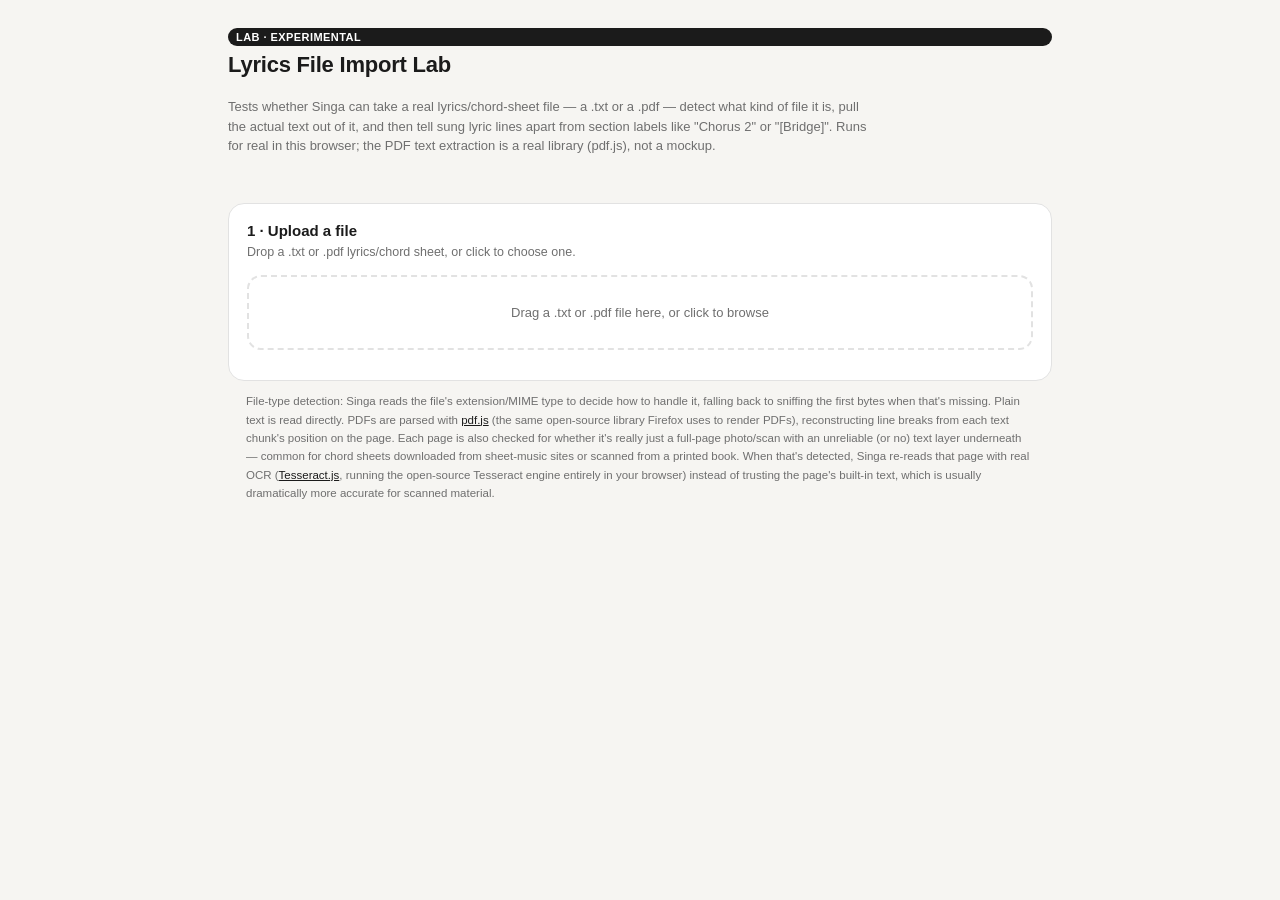
<file: test-fileimport.html>
<!DOCTYPE html>
<html lang="en">
<head>
<meta charset="UTF-8">
<meta name="viewport" content="width=device-width, initial-scale=1, viewport-fit=cover">
<title>Singa — Lyrics File Import Lab</title>
<style>
  :root{
    --bg:#f6f5f2; --panel:#ffffff; --ink:#1b1b1b; --sub:#6f6f6f; --line:#e2e2e2;
    --accent:#1b1b1b; --accent-ink:#ffffff; --good:#1f7a4d; --warn:#9a6a00; --bad:#b3261e;
    --chip:#f0efe9; --chord:#8a5cff;
  }
  *{box-sizing:border-box}
  html,body{margin:0;background:var(--bg);color:var(--ink);font-family:-apple-system,BlinkMacSystemFont,"Segoe UI",Roboto,Helvetica,Arial,sans-serif;}
  body{padding:0 0 60px;}
  .wrap{max-width:860px;margin:0 auto;padding:0 18px;}
  header{padding:28px 18px 18px;}
  header .wrap{display:flex;flex-direction:column;gap:6px;}
  h1{font-size:22px;margin:0;font-weight:700;letter-spacing:-0.01em;}
  .tag{font-size:13px;color:var(--sub);line-height:1.5;max-width:640px;}
  .badge{display:inline-flex;align-items:center;gap:6px;font-size:11px;font-weight:700;letter-spacing:.04em;text-transform:uppercase;background:#1b1b1b;color:#fff;padding:3px 8px;border-radius:20px;}
  .panel{background:var(--panel);border:1px solid var(--line);border-radius:16px;padding:18px;margin-top:16px;}
  .panel h2{font-size:15px;margin:0 0 4px;font-weight:700;}
  .panel .desc{font-size:12.5px;color:var(--sub);margin:0 0 14px;line-height:1.5;}
  .row{display:flex;gap:10px;flex-wrap:wrap;align-items:center;}
  .dropzone{border:2px dashed var(--line);border-radius:14px;padding:28px 18px;text-align:center;cursor:pointer;transition:border-color .15s,background .15s;}
  .dropzone:hover,.dropzone.drag{border-color:var(--ink);background:#fafaf8;}
  .dropzone p{margin:0;font-size:13px;color:var(--sub);}
  .dropzone input{display:none;}
  button.btn{font-size:13px;font-weight:600;padding:9px 16px;border-radius:10px;border:1px solid var(--ink);background:var(--ink);color:#fff;cursor:pointer;}
  button.btn.ghost{background:#fff;color:var(--ink);}
  button.btn:disabled{opacity:.4;cursor:default;}
  input[type=text], textarea{width:100%;font-size:13px;font-family:inherit;border:1px solid var(--line);border-radius:10px;padding:10px 12px;background:#fdfdfc;color:var(--ink);}
  textarea{min-height:160px;resize:vertical;line-height:1.6;font-family:ui-monospace,SFMono-Regular,Menlo,Consolas,monospace;font-size:12.5px;}
  .fieldlabel{font-size:11px;font-weight:700;text-transform:uppercase;letter-spacing:.04em;color:var(--sub);margin-bottom:6px;display:block;}
  .hint{font-size:11.5px;color:var(--sub);margin-top:6px;line-height:1.5;}
  .hint.warn{color:var(--warn);}
  .hint.bad{color:var(--bad);}
  .hint.ok{color:var(--good);}
  .log{font-family:ui-monospace,SFMono-Regular,Menlo,Consolas,monospace;font-size:11.5px;background:#111;color:#d7d7d2;border-radius:10px;padding:12px;max-height:180px;overflow-y:auto;white-space:pre-wrap;line-height:1.6;margin-top:12px;}
  .log .err{color:#ff8a7a;}
  .log .ok{color:#8fe3a8;}
  .meta{display:flex;gap:18px;flex-wrap:wrap;font-size:12.5px;color:var(--sub);margin-top:10px;}
  .meta b{color:var(--ink);}
  .sec-caveat{font-size:11.5px;background:#fff7e6;border:1px solid #f0d9a0;color:#7a5600;border-radius:10px;padding:10px 12px;margin-bottom:14px;line-height:1.5;}
  .results{display:none;}
  .results.show{display:block;}
  .stat-row{display:flex;gap:20px;flex-wrap:wrap;margin-bottom:14px;}
  .stat{background:var(--chip);border-radius:10px;padding:8px 14px;font-size:12.5px;}
  .stat b{display:block;font-size:18px;}
  .structured{font-size:15px;line-height:2.1;}
  .label-line{display:block;font-size:11px;font-weight:700;letter-spacing:.06em;text-transform:uppercase;color:#fff;background:#1b1b1b;border-radius:6px;padding:2px 8px;display:inline-block;margin:10px 0 4px;}
  .lyric-line{display:block;}
  .chord-line{display:block;font-family:ui-monospace,SFMono-Regular,Menlo,Consolas,monospace;font-size:12.5px;font-weight:700;color:var(--chord,#7a4ad1);margin:2px 0;}
  .ocr-badge{display:inline-flex;align-items:center;gap:5px;font-size:10.5px;font-weight:700;letter-spacing:.03em;text-transform:uppercase;background:#eef2ff;color:#3346c7;border-radius:20px;padding:2px 8px;margin-left:6px;}
  footer{max-width:860px;margin:30px auto 0;padding:0 18px;font-size:11.5px;color:var(--sub);line-height:1.6;}
  a{color:var(--ink);}
</style>
</head>
<body>

<header><div class="wrap">
  <span class="badge">Lab · experimental</span>
  <h1>Lyrics File Import Lab</h1>
  <p class="tag">Tests whether Singa can take a real lyrics/chord-sheet file — a .txt or a .pdf — detect what kind of file it is, pull the actual text out of it, and then tell sung lyric lines apart from section labels like "Chorus 2" or "[Bridge]". Runs for real in this browser; the PDF text extraction is a real library (pdf.js), not a mockup.</p>
</div></header>

<div class="wrap">

  <div class="panel">
    <h2>1 · Upload a file</h2>
    <p class="desc">Drop a .txt or .pdf lyrics/chord sheet, or click to choose one.</p>
    <div class="dropzone" id="dropzone">
      <p id="dropzoneText">Drag a .txt or .pdf file here, or click to browse</p>
      <input type="file" id="fileInput" accept=".txt,.md,.pdf,text/plain,application/pdf">
    </div>
    <p class="hint" id="fileStatus"></p>
    <div class="meta" id="fileMeta" style="display:none"></div>
    <div class="log" id="log" style="display:none"></div>
  </div>

  <div class="panel results" id="rawPanel">
    <h2>2 · Extracted text</h2>
    <p class="desc">Exactly what was pulled out of the file before any lyric/label detection runs. Editable — fix anything that looks wrong, then re-run detection below.</p>
    <textarea id="rawText" spellcheck="false"></textarea>
    <div class="row" style="margin-top:10px">
      <button class="btn" id="detectBtn">Detect lyrics vs. section labels</button>
    </div>
  </div>

  <div class="panel results" id="outPanel">
    <h2>3 · Detected structure</h2>
    <div class="sec-caveat">Same heuristic the main Analysis Lab uses, plus two more categories: a bracketed line like "[Bridge]" always counts as a label; an unbracketed line only counts as one if it's short (≤4 words) and starts with a section keyword (verse, chorus, bridge, intro, outro, solo, etc.), optionally followed by a number ("Chorus 2"). A line made up entirely of chord symbols ("F#m A C#m A") is pulled out as a chord line rather than counted as lyrics. Anything left over gets checked against a list of ~3000 common English words — a line with too few recognizable words (the kind of thing OCR produces when it misreads a chord-diagram grid or tab notation as text) is set aside as noise rather than counted as a lyric. This check only ever matters on an OCR'd page; it's a rough approximation, not a sure thing, so it's worth skimming what got set aside below before trusting the counts.</p>
    <div class="stat-row" id="statRow"></div>
    <div class="structured" id="structuredOut"></div>
    <details class="results" id="noisePanel" style="margin-top:16px;display:none">
      <summary style="cursor:pointer;font-size:12.5px;color:var(--sub);font-weight:600">Lines ignored as noise — click to review</summary>
      <pre class="log" id="noiseOut" style="display:block;margin-top:8px;max-height:220px"></pre>
    </details>
  </div>

</div>

<footer class="wrap">
  <p>File-type detection: Singa reads the file's extension/MIME type to decide how to handle it, falling back to sniffing the first bytes when that's missing. Plain text is read directly. PDFs are parsed with <a href="https://mozilla.github.io/pdf.js/" target="_blank" rel="noopener">pdf.js</a> (the same open-source library Firefox uses to render PDFs), reconstructing line breaks from each text chunk's position on the page. Each page is also checked for whether it's really just a full-page photo/scan with an unreliable (or no) text layer underneath — common for chord sheets downloaded from sheet-music sites or scanned from a printed book. When that's detected, Singa re-reads that page with real OCR (<a href="https://github.com/naptha/tesseract.js" target="_blank" rel="noopener">Tesseract.js</a>, running the open-source Tesseract engine entirely in your browser) instead of trusting the page's built-in text, which is usually dramatically more accurate for scanned material.</p>
</footer>

<script>
function $(id){ return document.getElementById(id); }
function escapeHtml(s){ return String(s==null?'':s).replace(/[&<>"']/g, c=>({'&':'&amp;','<':'&lt;','>':'&gt;','"':'&quot;',"'":'&#39;'}[c])); }
function log(msg, cls){
  const el = $('log'); el.style.display='block';
  const line = document.createElement('div'); if(cls) line.className=cls;
  line.textContent = msg; el.appendChild(line); el.scrollTop = el.scrollHeight;
}

// ============================================================
// FILE-TYPE DETECTION + TEXT EXTRACTION
// ============================================================
const dropzone = $('dropzone');
const fileInput = $('fileInput');
dropzone.addEventListener('click', ()=>fileInput.click());
dropzone.addEventListener('dragover', (e)=>{ e.preventDefault(); dropzone.classList.add('drag'); });
dropzone.addEventListener('dragleave', ()=>dropzone.classList.remove('drag'));
dropzone.addEventListener('drop', (e)=>{
  e.preventDefault(); dropzone.classList.remove('drag');
  const f = e.dataTransfer.files && e.dataTransfer.files[0];
  if(f) handleFile(f);
});
fileInput.addEventListener('change', (e)=>{
  const f = e.target.files && e.target.files[0];
  if(f) handleFile(f);
});

function detectFileKind(file){
  const name = (file.name||'').toLowerCase();
  const type = (file.type||'').toLowerCase();
  if(name.endsWith('.pdf') || type==='application/pdf') return 'pdf';
  if(name.endsWith('.txt') || name.endsWith('.md') || type.startsWith('text/')) return 'text';
  // Unknown extension/MIME — sniff the first bytes instead of guessing blind.
  return 'unknown';
}

async function sniffByMagicBytes(file){
  const head = new Uint8Array(await file.slice(0,5).arrayBuffer());
  const asStr = String.fromCharCode(...head);
  if(asStr.startsWith('%PDF-')) return 'pdf';
  return 'text';
}

async function handleFile(file){
  $('log').style.display='none'; $('log').innerHTML='';
  $('rawPanel').classList.remove('show'); $('outPanel').classList.remove('show');
  $('fileStatus').className='hint'; $('fileStatus').textContent = 'Reading "'+file.name+'"…';

  let kind = detectFileKind(file);
  if(kind==='unknown'){
    log('No clear extension or MIME type ("'+(file.type||'none')+'") — sniffing the first bytes instead…');
    kind = await sniffByMagicBytes(file);
  }
  log('Detected file type: '+kind.toUpperCase()+' ("'+file.name+'", '+Math.round(file.size/1024)+' KB)', 'ok');

  $('fileMeta').style.display='flex';
  $('fileMeta').innerHTML = `<span><b>${escapeHtml(file.name)}</b></span><span>${Math.round(file.size/1024)} KB</span><span>detected as: <b>${kind}</b></span>`;

  try{
    let text;
    if(kind==='pdf'){
      text = await extractPdfText(file);
    } else {
      text = await file.text();
    }
    $('rawText').value = text;
    $('rawPanel').classList.add('show');
    $('fileStatus').className='hint ok';
    $('fileStatus').textContent = 'Extracted '+text.length+' characters. Review below, then run detection.';
    if(kind==='pdf' && text.trim().length < 20){
      log('Almost no text came out of this PDF, even after the OCR fallback — the scan may be too low-quality/blurry to read, or the page is blank.', 'err');
      $('fileStatus').className='hint warn';
      $('fileStatus').textContent = 'This PDF produced almost no text, even with OCR — the scan may be too low quality to read.';
    }
  }catch(e){
    log('Failed to extract text: '+e.message, 'err');
    $('fileStatus').className='hint bad';
    $('fileStatus').textContent = 'Could not read that file: '+e.message;
  }
}

let pdfjsLib = null;
async function loadPdfJs(){
  if(pdfjsLib) return pdfjsLib;
  log('Loading pdf.js (first time only)…');
  pdfjsLib = await import('https://cdn.jsdelivr.net/npm/pdfjs-dist@4.7.76/build/pdf.min.mjs');
  pdfjsLib.GlobalWorkerOptions.workerSrc = 'https://cdn.jsdelivr.net/npm/pdfjs-dist@4.7.76/build/pdf.worker.min.mjs';
  return pdfjsLib;
}

let tesseractWorkerPromise = null;
async function getOcrWorker(){
  if(tesseractWorkerPromise) return tesseractWorkerPromise;
  tesseractWorkerPromise = (async ()=>{
    log('Loading OCR engine (Tesseract.js, first time only — this downloads a language model, ~15MB)…');
    const { default: Tesseract } = await import('https://cdn.jsdelivr.net/npm/tesseract.js@7.0.0/dist/tesseract.esm.min.js');
    // Pin worker/core paths explicitly rather than trusting tesseract.js's own
    // browser defaults — as of 7.0.0 those defaults build a "@v7.0.0"-style
    // CDN URL (an extra, invalid "v"), which 404s. The language-data default
    // path doesn't have this problem, so it's left alone.
    return await Tesseract.createWorker('eng', 1, {
      workerPath: 'https://cdn.jsdelivr.net/npm/tesseract.js@7.0.0/dist/worker.min.js',
      corePath: 'https://cdn.jsdelivr.net/npm/tesseract.js-core@7.0.0',
    });
  })();
  return tesseractWorkerPromise;
}

// A page that's really just a full-page photo/scan paints one (or a few)
// image(s) that cover almost the entire page — checked via pdf.js's own
// operator list rather than guessing from text quality, so it works
// whether or not the page even has a text layer at all. Any embedded text
// on a page like this is just an invisible search/OCR overlay and its
// position data can't be trusted to reconstruct real lines.
async function pageIsFullPageScan(lib, page){
  const viewport = page.getViewport({ scale: 1 });
  const pageArea = viewport.width * viewport.height;
  const opList = await page.getOperatorList();
  const OPS = lib.OPS;
  let cur = [1,0,0,1,0,0];
  const stack = [];
  let maxFrac = 0;
  for(let i=0;i<opList.fnArray.length;i++){
    const fn = opList.fnArray[i];
    const args = opList.argsArray[i];
    if(fn===OPS.save){ stack.push(cur.slice()); }
    else if(fn===OPS.restore){ cur = stack.pop() || cur; }
    else if(fn===OPS.transform){
      const [a,b,c,d,e,f] = args;
      const [a0,b0,c0,d0,e0,f0] = cur;
      cur = [a*a0+b*c0, a*b0+b*d0, c*a0+d*c0, c*b0+d*d0, e*a0+f*c0+e0, e*b0+f*d0+f0];
    }
    else if(fn===OPS.paintImageXObject || fn===OPS.paintJpegXObject || fn===OPS.paintImageMaskXObject){
      const [a,b,c,d] = cur;
      maxFrac = Math.max(maxFrac, Math.abs(a*d-b*c)/pageArea);
    }
  }
  return maxFrac > 0.6;
}

async function ocrPage(page){
  const viewport = page.getViewport({ scale: 2.5 }); // ~180dpi: enough for OCR, fast enough for a browser
  const canvas = document.createElement('canvas');
  canvas.width = viewport.width; canvas.height = viewport.height;
  const ctx = canvas.getContext('2d');
  await page.render({ canvasContext: ctx, viewport }).promise;
  const worker = await getOcrWorker();
  const { data } = await worker.recognize(canvas);
  return data.text;
}

function reconstructTextLayer(content){
  // pdf.js hands back text in disconnected chunks with x/y positions, not
  // ready-made lines — group chunks that share a y (within a small
  // tolerance, since kerning/rounding can jitter it slightly) into one
  // line, then order each line left-to-right by x. Without this step
  // everything on the page collapses onto one run-on line and the
  // lyric/label detector below (which works line-by-line) can't do its job.
  const items = content.items.map(it=>({ str: it.str, x: it.transform[4], y: it.transform[5] }));
  const lines = [];
  items.forEach(it=>{
    let line = lines.find(l=>Math.abs(l.y - it.y) < 2.5);
    if(!line){ line = { y: it.y, parts: [] }; lines.push(line); }
    line.parts.push(it);
  });
  lines.sort((a,b)=>b.y-a.y);
  let text = '';
  lines.forEach(l=>{
    l.parts.sort((a,b)=>a.x-b.x);
    text += l.parts.map(p=>p.str).join(' ').replace(/\s+/g,' ').trim() + '\n';
  });
  return text;
}

async function extractPdfText(file){
  const lib = await loadPdfJs();
  const buf = await file.arrayBuffer();
  const doc = await lib.getDocument({ data: buf }).promise;
  log('PDF has '+doc.numPages+' page(s). Extracting text…');
  let fullText = '';
  for(let p=1; p<=doc.numPages; p++){
    const page = await doc.getPage(p);
    const isScan = await pageIsFullPageScan(lib, page);
    if(isScan){
      log('Page '+p+' is a full-page image with no reliable text layer — re-reading it with OCR instead…', 'ok');
      fullText += (await ocrPage(page)) + '\n\n';
    } else {
      const content = await page.getTextContent();
      fullText += reconstructTextLayer(content) + '\n';
    }
  }
  return fullText;
}

// A small common-English-word list (~3000 words), used only to judge
// whether a line of OCR'd text is real content or visual noise (chord
// diagrams, tab grids, and other sheet-music artwork get misread as
// letters too, but hits in a real word list are far rarer for genuine
// noise than for even heavily hyphenated real lyrics). Sourced from the
// public domain Google 10000-English word-frequency list.
const COMMON_WORDS = new Set("the of and to in for is on that by this with you it not or be are from at as your all have new more an was we will home can us about if page my has search free but our one other do no information time they site he up may what which their news out use any there see only so his when contact here business who web also now help get pm view online first am been would how were me services some these click its like service than find price date back top people had list name just over state year day into email two health world re next used go work last most products music buy data make them should product system post her city add policy number such please available copyright support message after best software then jan good video well where info rights public books high school through each links she review years order very privacy book items company read group need many user said de does set under general research university january mail full map reviews program life know games way days management part could great united hotel real item international center ebay must store travel comments made development report off member details line terms before hotels did send right type because local those using results office education national car design take posted internet address community within states area want phone dvd shipping reserved subject between forum family long based code show even black check special prices website index being women much sign file link open today technology south case project same pages uk version section own found sports house related security both county american photo game members power while care network down computer systems three total place end following download him without per access think north resources current posts big media law control water history pictures size art personal since including guide shop directory board location change white text small rating rate government children during usa return students shopping account times sites level digital profile previous form events love old john main call hours image department title description non insurance another why shall property class cd still money quality every listing content country private little visit save tools low reply customer december compare movies include college value article york man card jobs provide food source author different press learn sale around print course job canada process teen room stock training too credit point join science men categories advanced west sales look english left team estate box conditions select windows photos gay thread week category note live large gallery table register however june october november market library really action start series model features air industry plan human provided tv yes required second hot accessories cost movie forums march la september better say questions july yahoo going medical test friend come dec server pc study application cart staff articles san feedback again play looking issues april never users complete street topic comment financial things working against standard tax person below mobile less got blog party payment equipment login student let programs offers legal above recent park stores side act problem red give memory performance social august quote language story sell options experience rates create key body young america important field few east paper single ii age activities club example girls additional password latest something road gift question changes night ca hard texas oct pay four poker status browse issue range building seller court february always result audio light write war nov offer blue groups al easy given files event release analysis request fax china making picture needs possible might professional yet month major star areas future space committee hand sun cards problems london washington meeting rss become interest id child keep enter california share similar garden schools million added reference companies listed baby learning energy run delivery net popular term film stories put computers journal reports co try welcome central images president notice original head radio until cell color self council away includes track australia discussion archive once others entertainment agreement format least society months log safety friends sure faq trade edition cars messages marketing tell further updated association able having provides david fun already green studies close common drive specific several gold feb living sep collection called short arts lot ask display limited powered solutions means director daily beach past natural whether due et electronics five upon period planning database says official weather mar land average done technical window france pro region island record direct microsoft conference environment records st district calendar costs style url front statement update parts aug ever downloads early miles sound resource present applications either ago document word works material bill apr written talk federal hosting rules final adult tickets thing centre requirements via cheap kids finance true minutes else mark third rock gifts europe reading topics bad individual tips plus auto cover usually edit together videos percent fast function fact unit getting global tech meet far economic en player projects lyrics often subscribe submit germany amount watch included feel though bank risk thanks everything deals various words linux jul production commercial james weight town heart advertising received choose treatment newsletter archives points knowledge magazine error camera jun girl currently construction toys registered clear golf receive domain methods chapter makes protection policies loan wide beauty manager india position taken sort listings models michael known half cases step engineering florida simple quick none wireless license paul friday lake whole annual published later basic sony shows corporate google church method purchase customers active response practice hardware figure materials fire holiday chat enough designed along among death writing speed html countries loss face brand discount higher effects created remember standards oil bit yellow political increase advertise kingdom base near environmental thought stuff french storage oh japan doing loans shoes entry stay nature orders availability africa summary turn mean growth notes agency king monday european activity copy although drug pics western income force cash employment overall bay river commission ad package contents seen players engine port album regional stop supplies started administration bar institute views plans double dog build screen exchange types soon sponsored lines electronic continue across benefits needed season apply someone held ny anything printer condition effective believe organization effect asked eur mind sunday selection casino pdf lost tour menu volume cross anyone mortgage hope silver corporation wish inside solution mature role rather weeks addition came supply nothing certain usr executive running lower necessary union jewelry according dc clothing mon com particular fine names robert homepage hour gas skills six bush islands advice career military rental decision leave british teens pre huge sat woman facilities zip bid kind sellers middle move cable opportunities taking values division coming tuesday object lesbian appropriate machine logo length actually nice score statistics client ok returns capital follow sample investment sent shown saturday christmas england culture band flash ms lead george choice went starting registration fri thursday courses consumer hi airport foreign artist outside furniture levels channel letter mode phones ideas wednesday structure fund summer allow degree contract button releases wed homes super male matter custom virginia almost took located multiple asian distribution editor inn industrial cause potential song cnet ltd los hp focus late fall featured idea rooms female responsible inc communications win associated thomas primary cancer numbers reason tool browser spring foundation answer voice eg friendly schedule documents communication purpose feature bed comes police everyone independent ip approach cameras brown physical operating hill maps medicine deal hold ratings chicago forms glass happy tue smith wanted developed thank safe unique survey prior telephone sport ready feed animal sources mexico population pa regular secure navigation operations therefore simply evidence station christian round paypal favorite understand option master valley recently probably thu rentals sea built publications blood cut worldwide improve connection publisher hall larger anti networks earth parents nokia impact transfer introduction kitchen strong tel carolina wedding properties hospital ground overview ship accommodation owners disease tx excellent paid italy perfect hair opportunity kit classic basis command cities william express award distance tree peter assessment ensure thus wall ie involved el extra especially interface partners budget rated guides success maximum ma operation existing quite selected boy amazon patients restaurants beautiful warning wine locations horse vote forward flowers stars significant lists technologies owner retail animals useful directly manufacturer ways est son providing rule mac housing takes iii gmt bring catalog searches max trying mother authority considered told xml traffic programme joined input strategy feet agent valid bin modern senior ireland teaching door grand testing trial charge units instead canadian cool normal wrote enterprise ships entire educational md leading metal positive fl fitness chinese opinion mb asia football abstract uses output funds mr greater likely develop employees artists alternative processing responsibility resolution java guest seems publication pass relations trust van contains session multi photography republic fees components vacation century academic assistance completed skin graphics indian prev ads mary il expected ring grade dating pacific mountain organizations pop filter mailing vehicle longer consider int northern behind panel floor german buying match proposed default require iraq boys outdoor deep morning otherwise allows rest protein plant reported hit transportation mm pool mini politics partner disclaimer authors boards faculty parties fish membership mission eye string sense modified pack released stage internal goods recommended born unless richard detailed japanese race approved background target except character usb maintenance ability maybe functions ed moving brands places php pretty trademarks phentermine spain southern yourself etc winter battery youth pressure submitted boston debt keywords medium television interested core break purposes throughout sets dance wood msn itself defined papers playing awards fee studio reader virtual device established answers rent las remote dark programming external apple le regarding instructions min offered theory enjoy remove aid surface minimum visual host variety teachers isbn martin manual block subjects agents increased repair fair civil steel understanding songs fixed wrong beginning hands associates finally az updates desktop classes paris ohio gets sector capacity requires jersey un fat fully father electric saw instruments quotes officer driver businesses dead respect unknown specified restaurant mike trip pst worth mi procedures poor teacher eyes relationship workers farm georgia peace traditional campus tom showing creative coast benefit progress funding devices lord grant sub agree fiction hear sometimes watches careers beyond goes families led museum themselves fan transport interesting blogs wife evaluation accepted former implementation ten hits zone complex th cat galleries references die presented jack flat flow agencies literature respective parent spanish michigan columbia setting dr scale stand economy highest helpful monthly critical frame musical definition secretary angeles networking path australian employee chief gives kb bottom magazines packages detail francisco laws changed pet heard begin individuals colorado royal clean switch russian largest african guy titles relevant guidelines justice connect bible dev cup basket applied weekly vol installation described demand pp suite vegas na square chris attention advance skip diet army auction gear lee os difference allowed correct charles nation selling lots piece sheet firm seven older illinois regulations elements species jump cells module resort facility random pricing dvds certificate minister motion looks fashion directions visitors documentation monitor trading forest calls whose coverage couple giving chance vision ball ending clients actions listen discuss accept automotive naked goal successful sold wind communities clinical situation sciences markets lowest highly publishing appear emergency developing lives currency leather determine temperature palm announcements patient actual historical stone bob commerce ringtones perhaps persons difficult scientific satellite fit tests village accounts amateur ex met pain xbox particularly factors coffee www settings buyer cultural steve easily oral ford poster edge functional root au fi closed holidays ice pink zealand balance monitoring graduate replies shot nc architecture initial label thinking scott llc sec recommend canon league waste minute bus provider optional dictionary cold accounting manufacturing sections chair fishing effort phase fields bag fantasy po letters motor va professor context install shirt apparel generally continued foot mass crime count breast techniques ibm rd johnson sc quickly dollars websites religion claim driving permission surgery patch heat wild measures generation kansas miss chemical doctor task reduce brought himself nor component enable exercise bug santa mid guarantee leader diamond israel se processes soft servers alone meetings seconds jones arizona keyword interests flight congress fuel username walk produced italian paperback classifieds wait supported pocket saint rose freedom argument competition creating jim drugs joint premium providers fresh characters attorney upgrade di factor growing thousands km stream apartments pick hearing eastern auctions therapy entries dates generated signed upper administrative serious prime samsung limit began louis steps errors shops del efforts informed ga ac thoughts creek ft worked quantity urban practices sorted reporting essential myself tours platform load affiliate labor immediately admin nursing defense machines designated tags heavy covered recovery joe guys integrated configuration merchant comprehensive expert universal protect drop solid cds presentation languages became orange compliance vehicles prevent theme rich im campaign marine improvement vs guitar finding pennsylvania examples ipod saying spirit ar claims challenge motorola acceptance strategies mo seem affairs touch intended towards sa goals hire election suggest branch charges serve affiliates reasons magic mount smart talking gave ones latin multimedia xp avoid certified manage corner rank computing oregon element birth virus abuse interactive requests separate quarter procedure leadership tables define racing religious facts breakfast kong column plants faith chain developer identify avenue missing died approximately domestic sitemap recommendations moved houston reach comparison mental viewed moment extended sequence inch attack sorry centers opening damage lab reserve recipes cvs gamma plastic produce snow placed truth counter failure follows eu weekend dollar camp ontario automatically des minnesota films bridge native fill williams movement printing baseball owned approval draft chart played contacts cc jesus readers clubs lcd wa jackson equal adventure matching offering shirts profit leaders posters institutions assistant variable ave dj advertisement expect parking headlines yesterday compared determined wholesale workshop russia gone codes kinds extension seattle statements golden completely teams fort cm wi lighting senate forces funny brother gene turned portable tried electrical applicable disc returned pattern ct boat named theatre laser earlier manufacturers sponsor classical icon warranty dedicated indiana direction harry basketball objects ends delete evening assembly nuclear taxes mouse signal criminal issued brain sexual wisconsin powerful dream obtained false da cast flower felt personnel passed supplied identified falls pic soul aids opinions promote stated stats hawaii professionals appears carry flag decided nj covers hr em advantage hello designs maintain tourism priority newsletters adults clips savings iv graphic atom payments rw estimated binding brief ended winning eight anonymous iron straight script served wants miscellaneous prepared void dining alert integration atlanta dakota tag interview mix framework disk installed queen vhs credits clearly fix handle sweet desk criteria pubmed dave massachusetts diego hong vice associate ne truck behavior enlarge ray frequently revenue measure changing votes du duty looked discussions bear gain festival laboratory ocean flights experts signs lack depth iowa whatever logged laptop vintage train exactly dry explore maryland spa concept nearly eligible checkout reality forgot handling origin knew gaming feeds billion destination scotland faster intelligence dallas bought con ups nations route followed specifications broken tripadvisor frank alaska zoom blow battle residential anime speak decisions industries protocol query clip partnership editorial nt expression es equity provisions speech wire principles suggestions rural shared sounds replacement tape strategic judge spam economics acid bytes cent forced compatible fight apartment height null zero speaker filed gb netherlands obtain bc consulting recreation offices designer remain managed pr failed marriage roll korea banks fr participants secret bath aa kelly leads negative austin favorites toronto theater springs missouri andrew var perform healthy translation estimates font assets injury mt joseph ministry drivers lawyer figures married protected proposal sharing philadelphia portal waiting birthday beta fail gratis banking officials brian toward won slightly assist conduct contained lingerie legislation calling parameters jazz serving bags profiles miami comics matters houses doc postal relationships tennessee wear controls breaking combined ultimate wales representative frequency introduced minor finish departments residents noted displayed mom reduced physics rare spent performed extreme samples davis daniel bars reviewed row oz forecast removed helps singles administrator cycle amounts contain accuracy dual rise usd sleep mg bird pharmacy brazil creation static scene hunter addresses lady crystal famous writer chairman violence fans oklahoma speakers drink academy dynamic gender eat permanent agriculture dell cleaning constitutes portfolio practical delivered collectibles infrastructure exclusive seat concerns colour vendor originally intel utilities philosophy regulation officers reduction aim bids referred supports nutrition recording regions junior toll les cape ann rings meaning tip secondary wonderful mine ladies henry ticket announced guess agreed prevention whom ski soccer math import posting presence instant mentioned automatic healthcare viewing maintained ch increasing majority connected christ dan dogs sd directors aspects austria ahead moon participation scheme utility preview fly manner matrix containing combination devel amendment despite strength guaranteed turkey libraries proper distributed degrees singapore enterprises delta fear seeking inches phoenix rs convention shares principal daughter standing comfort colors wars cisco ordering kept alpha appeal cruise bonus certification previously hey bookmark buildings specials beat disney household batteries adobe smoking bbc becomes drives arms alabama tea improved trees avg achieve positions dress subscription dealer contemporary sky utah nearby rom carried happen exposure panasonic hide permalink signature gambling refer miller provision outdoors clothes caused luxury babes frames certainly indeed newspaper toy circuit layer printed slow removal easier src liability trademark hip printers faqs nine adding kentucky mostly eric spot taylor trackback prints spend factory interior revised grow americans optical promotion relative amazing clock dot hiv identity suites conversion feeling hidden reasonable victoria serial relief revision broadband influence ratio pda importance rain onto dsl planet webmaster copies recipe zum permit seeing proof dna diff tennis bass prescription bedroom empty instance hole pets ride licensed orlando specifically tim bureau maine sql represent conservation pair ideal specs recorded don pieces finished parks dinner lawyers sydney stress cream ss runs trends yeah discover ap patterns boxes louisiana hills javascript fourth nm advisor mn marketplace nd evil aware wilson shape evolution irish certificates objectives stations suggested gps op remains acc greatest firms concerned".split(" "));
function wordStats(rawLine){
  const t = (rawLine||'').trim();
  const tokens = t.split(/\s+/).filter(Boolean);
  let counted = 0, hits = 0;
  tokens.forEach(tok=>{
    // Strip leading/trailing punctuation that's meaningful sheet-music
    // notation (hyphens for syllables, dashes/underscores for sustained
    // notes) rather than part of the word itself. Tokens shorter than 3
    // letters are skipped entirely (not counted either way) — a lot of
    // state/country/web abbreviations ("mt", "il", "ct"...) are common
    // enough to sit in a general word-frequency list, which makes 1-2
    // letter OCR noise fragments match it by pure chance far too often.
    const stripped = tok.replace(/^[^A-Za-z']+|[^A-Za-z']+$/g,'').toLowerCase();
    if(stripped.length < 3) return;
    counted++;
    if(COMMON_WORDS.has(stripped)) hits++;
  });
  // Characters that essentially never appear in sung lyrics or normal
  // credit-line text, but show up constantly when OCR misreads a chord
  // diagram's grid or a tab-notation box as if it were text.
  const nonSpace = t.replace(/\s+/g,'');
  const junkChars = (t.match(/[\[\]{}()|@©®~^]/g)||[]).length;
  const junkRatio = nonSpace.length ? junkChars/nonSpace.length : 0;
  return { counted, hits, junkRatio };
}
function isLikelyNoiseLine(rawLine){
  if(!(rawLine||'').trim()) return false;
  const { counted, hits, junkRatio } = wordStats(rawLine);
  if(junkRatio > 0.12) return true;
  if(counted < 2) return true; // too little evidence either way — default to noise
  return (hits/counted) < 0.35;
}
// A much more lenient version of the same check, used only to decide
// whether a bracketed "[label]" is a real label or an OCR misread of a
// diagram fragment that happened to land between two stray bracket
// characters. Section-label text is usually one or two words — "Bridge",
// "Chorus 2" — so the body-text rule above (which wants at least 2
// judgeable words) would wrongly reject every genuine one-word label.
// Here, a single real dictionary word is enough to call it plausible.
function isPlausibleBracketLabel(rawLine){
  const { counted, hits, junkRatio } = wordStats(rawLine);
  if(junkRatio > 0.12) return false;
  return counted > 0 && hits > 0;
}

// ============================================================
// LYRICS vs SECTION-LABEL DIFFERENTIATION
// (identical heuristic to the main Audio & Lyrics Analysis Lab,
// kept in sync by hand — see test-analysis.html)
// ============================================================
const SECTION_WORDS = ['intro','verse','chorus','pre-chorus','prechorus','bridge','outro','hook','refrain',
  'interlude','breakdown','instrumental','solo','guitar solo','piano solo','drum solo','vamp','tag','coda','ad-lib','spoken','build','drop'];
function sectionLabelFor(rawLine){
  const t = (rawLine||'').trim();
  if(!t) return null;
  const bracketed = /^[\[(]/.test(t) && /[\])]$/.test(t);
  const bare = t.replace(/^[\[(]\s*/,'').replace(/\s*[\])]$/,'').trim();
  if(!bare) return null;
  if(bracketed) return bare; // explicit [label] always wins, regardless of wording
  const lower = bare.toLowerCase();
  const isKeywordLine = SECTION_WORDS.some(w=>{
    const re = new RegExp('^'+w.replace(/[-/\\^$*+?.()|[\]{}]/g,'\\$&')+'\\s*\\d*\\.?$');
    return re.test(lower);
  });
  if(isKeywordLine && bare.split(/\s+/).length<=4) return bare;
  return null;
}
// A line made up entirely of chord symbols (e.g. "F#m A C#m A", often
// printed as its own row above a lyric line in a chord sheet) is neither
// a section label nor sung lyrics — pull it out as its own category so it
// doesn't inflate the lyric-line count or get mangled by word-level logic.
const CHORD_TOKEN_RE = /^[A-G](#|b)?(maj|min|m|dim|aug|sus2|sus4|add\d{1,2}|maj7|m7|6|7|9|11|13)?(\/[A-G](#|b)?)?$/;
function chordLineFor(rawLine){
  const t = (rawLine||'').trim();
  if(!t) return null;
  const tokens = t.split(/\s+/).filter(Boolean);
  if(!tokens.length) return null;
  const allChords = tokens.every(tok=>CHORD_TOKEN_RE.test(tok));
  if(allChords) return tokens.join(' ');
  return null;
}
function splitLyricsAndLabels(text){
  return (text||'').replace(/\r\n?/g,'\n').split('\n').map(raw=>{
    const label = sectionLabelFor(raw);
    if(label){
      // "[Bridge]" always counts as a label regardless of wording (see
      // sectionLabelFor above) — but on an OCR'd page, a chord-diagram
      // fragment that happens to land between a stray pair of brackets
      // (e.g. a fret marker like "[4fr.]") would too. The keyword-based
      // match (bare "Chorus", "Bridge", etc., no brackets) doesn't have
      // this problem and is left exactly as-is — those keywords mostly
      // aren't common enough words to survive the noise check below.
      const bracketed = /^[\[(]/.test(raw.trim()) && /[\])]$/.test(raw.trim());
      if(!bracketed || isPlausibleBracketLabel(label)) return {type:'label', text:label};
    }
    const chord = chordLineFor(raw);
    if(chord) return {type:'chord', text:chord};
    const trimmed = raw.trim();
    if(!trimmed.length) return {type:'lyric', text:trimmed};
    // Only OCR'd pages carry this kind of noise (a real digital lyrics
    // file doesn't), but it's cheap to check and harmless either way.
    if(isLikelyNoiseLine(trimmed)) return {type:'noise', text:trimmed};
    return {type:'lyric', text:trimmed};
  }).filter(l=>l.type!=='lyric' || l.text.length);
}
function renderStructured(lines){
  let html = '';
  lines.forEach(line=>{
    if(line.type==='label'){
      html += `<span class="label-line">${escapeHtml(line.text)}</span>`;
    } else if(line.type==='chord'){
      html += `<span class="chord-line">${escapeHtml(line.text)}</span>`;
    } else if(line.type!=='noise'){
      html += `<span class="lyric-line">${escapeHtml(line.text)}</span>`;
    }
  });
  return html;
}
function renderNoise(lines){
  return lines.filter(l=>l.type==='noise').map(l=>escapeHtml(l.text)).join('\n');
}

$('detectBtn').addEventListener('click', ()=>{
  const text = $('rawText').value;
  const lines = splitLyricsAndLabels(text);
  const labelCount = lines.filter(l=>l.type==='label').length;
  const chordCount = lines.filter(l=>l.type==='chord').length;
  const lyricCount = lines.filter(l=>l.type==='lyric').length;
  const noiseCount = lines.filter(l=>l.type==='noise').length;
  $('statRow').innerHTML = `
    <div class="stat"><b>${lines.length}</b>lines total</div>
    <div class="stat"><b>${lyricCount}</b>lyric lines</div>
    <div class="stat"><b>${labelCount}</b>section labels</div>
    <div class="stat"><b>${chordCount}</b>chord lines</div>
    <div class="stat"><b>${noiseCount}</b>ignored as noise</div>
  `;
  $('structuredOut').innerHTML = renderStructured(lines);
  $('noiseOut').textContent = renderNoise(lines);
  $('noisePanel').style.display = noiseCount ? 'block' : 'none';
  $('outPanel').classList.add('show');
  log('Detection complete: '+lyricCount+' lyric line(s), '+labelCount+' section label(s), '+chordCount+' chord line(s), '+noiseCount+' line(s) ignored as noise.', 'ok');
});
</script>
</body>
</html>
</file>
